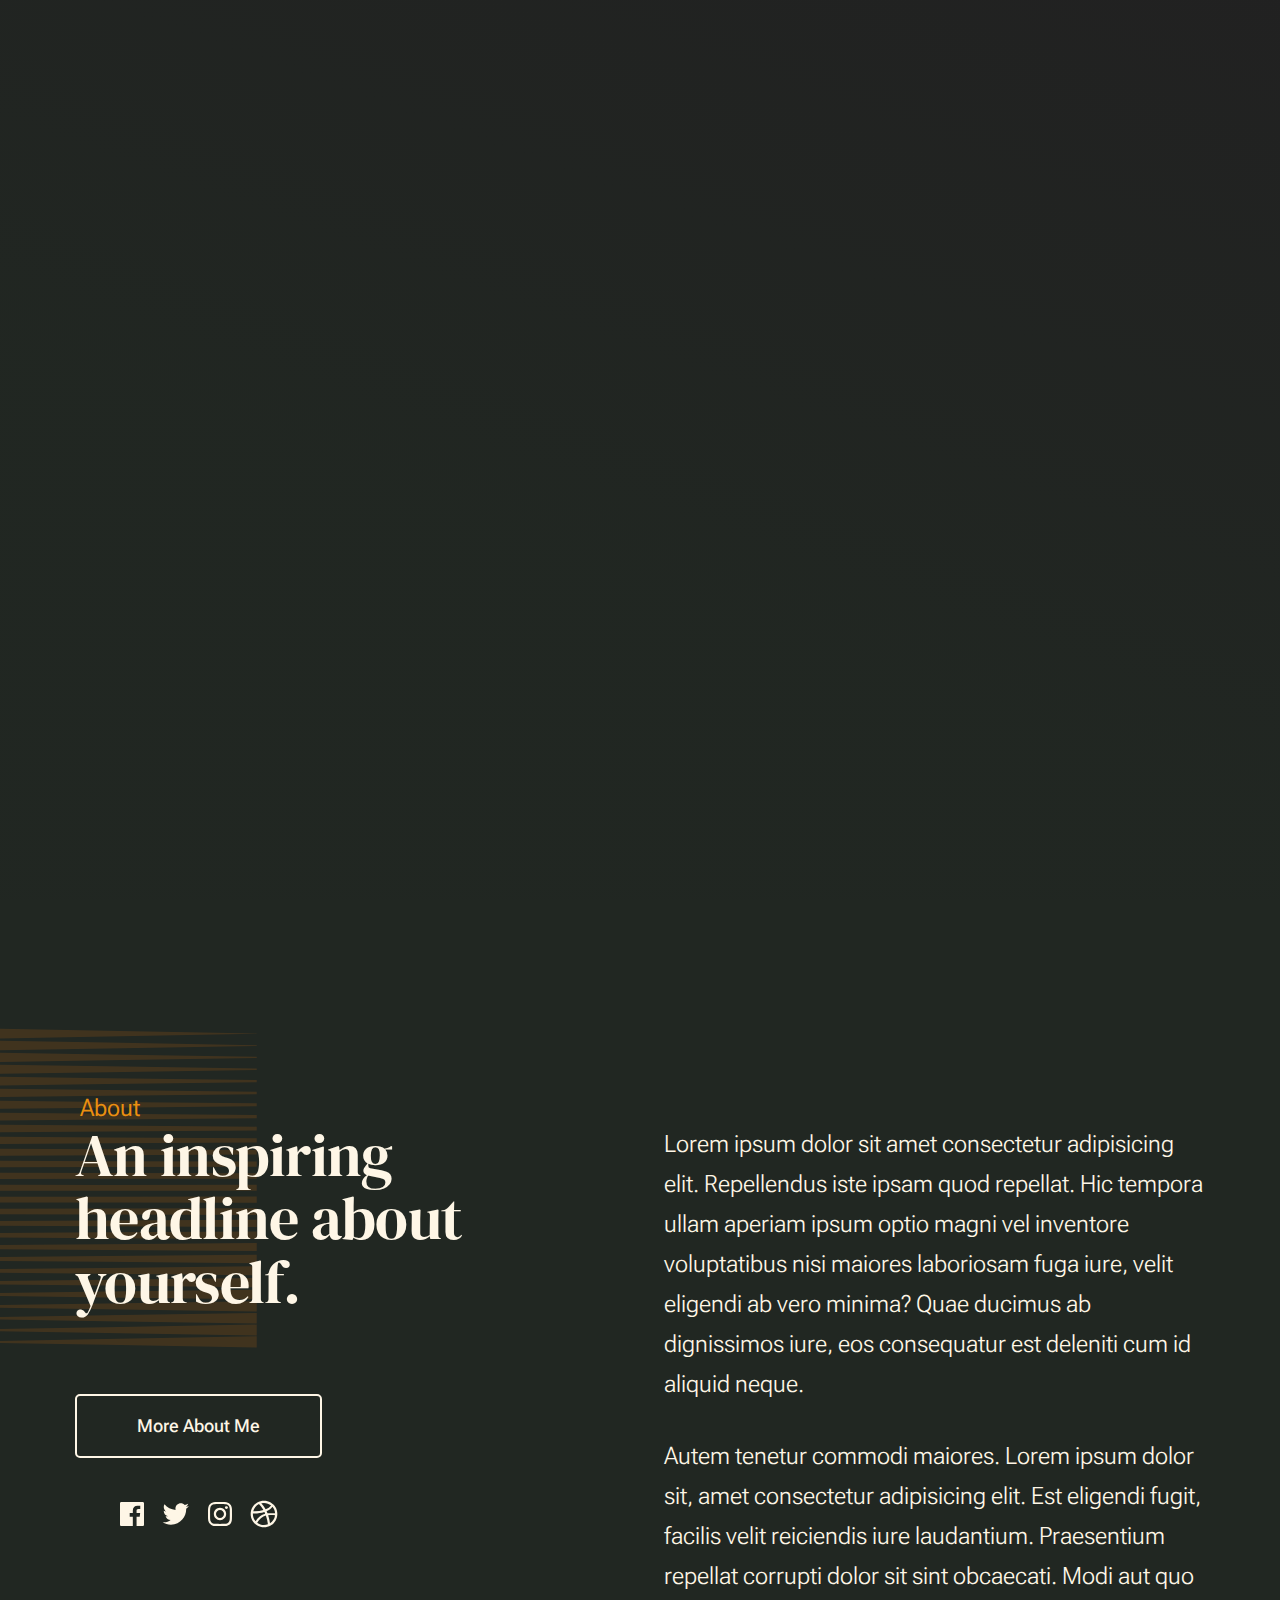
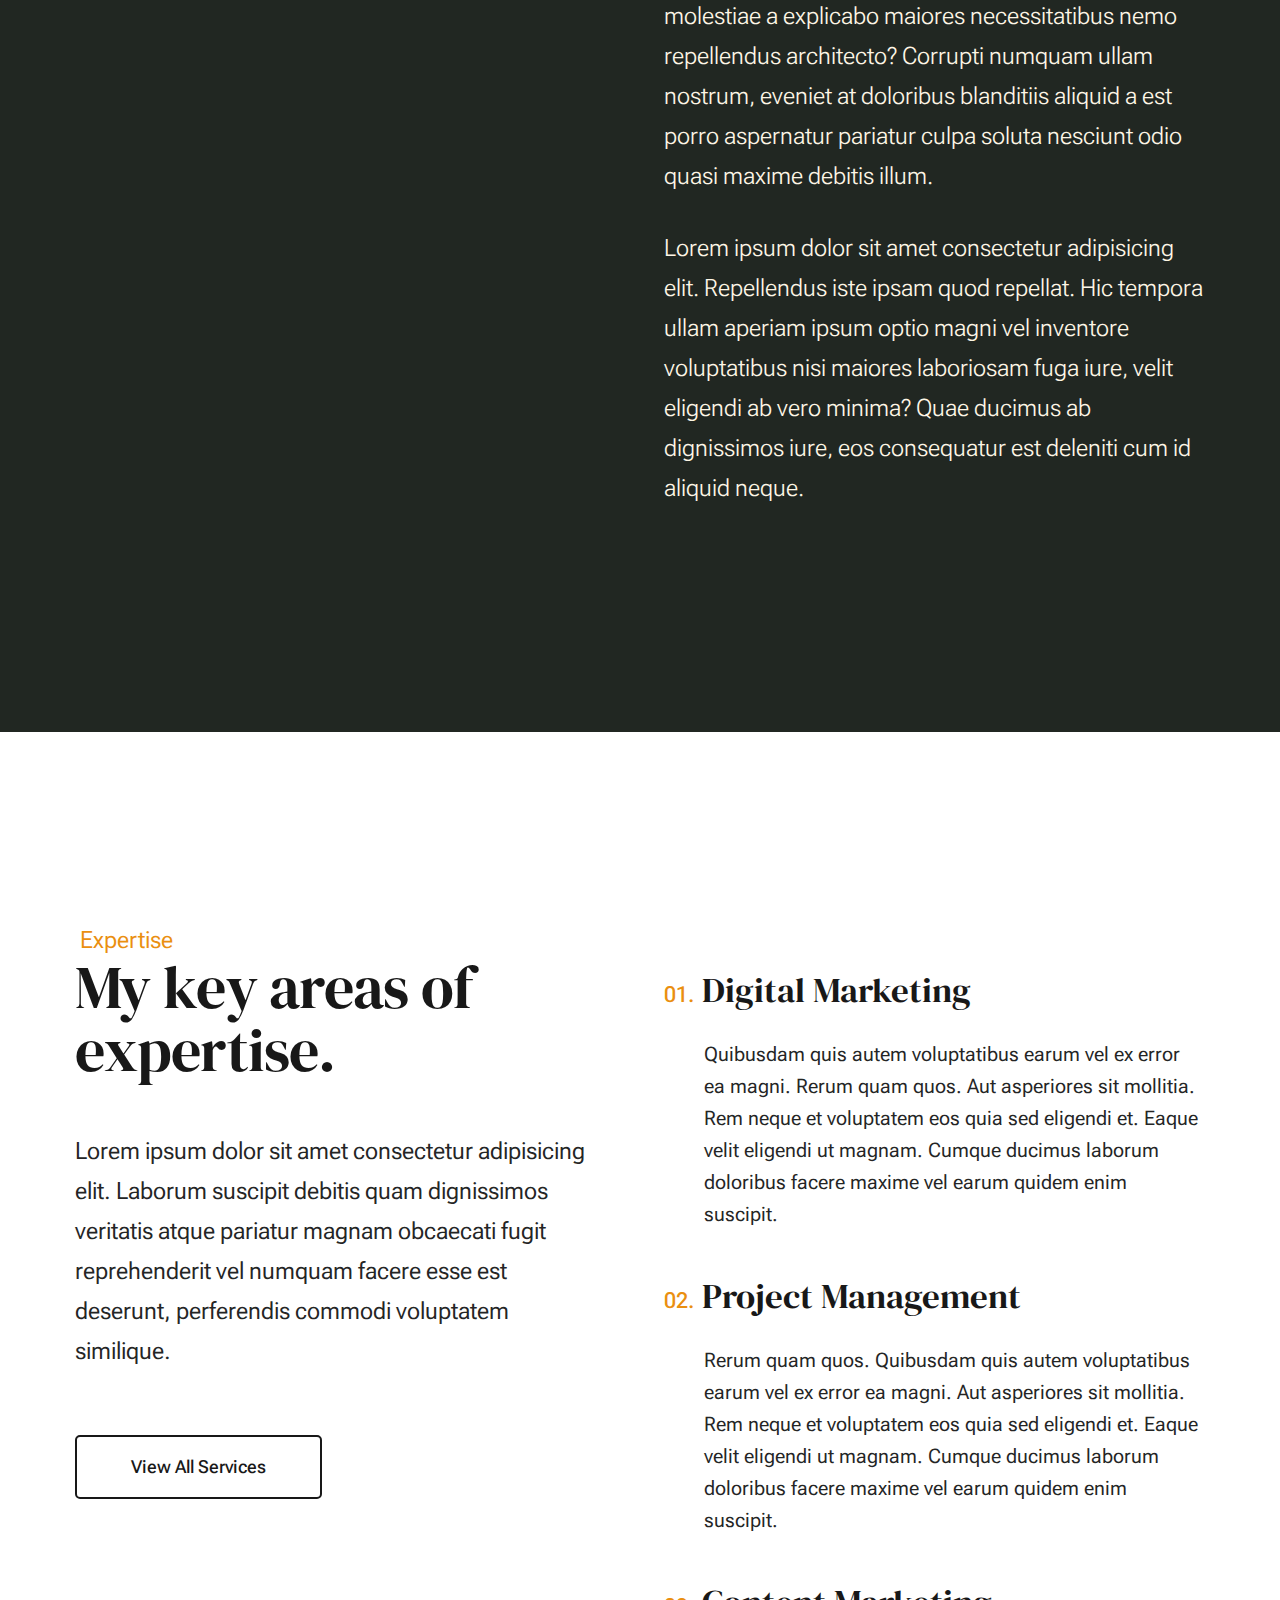
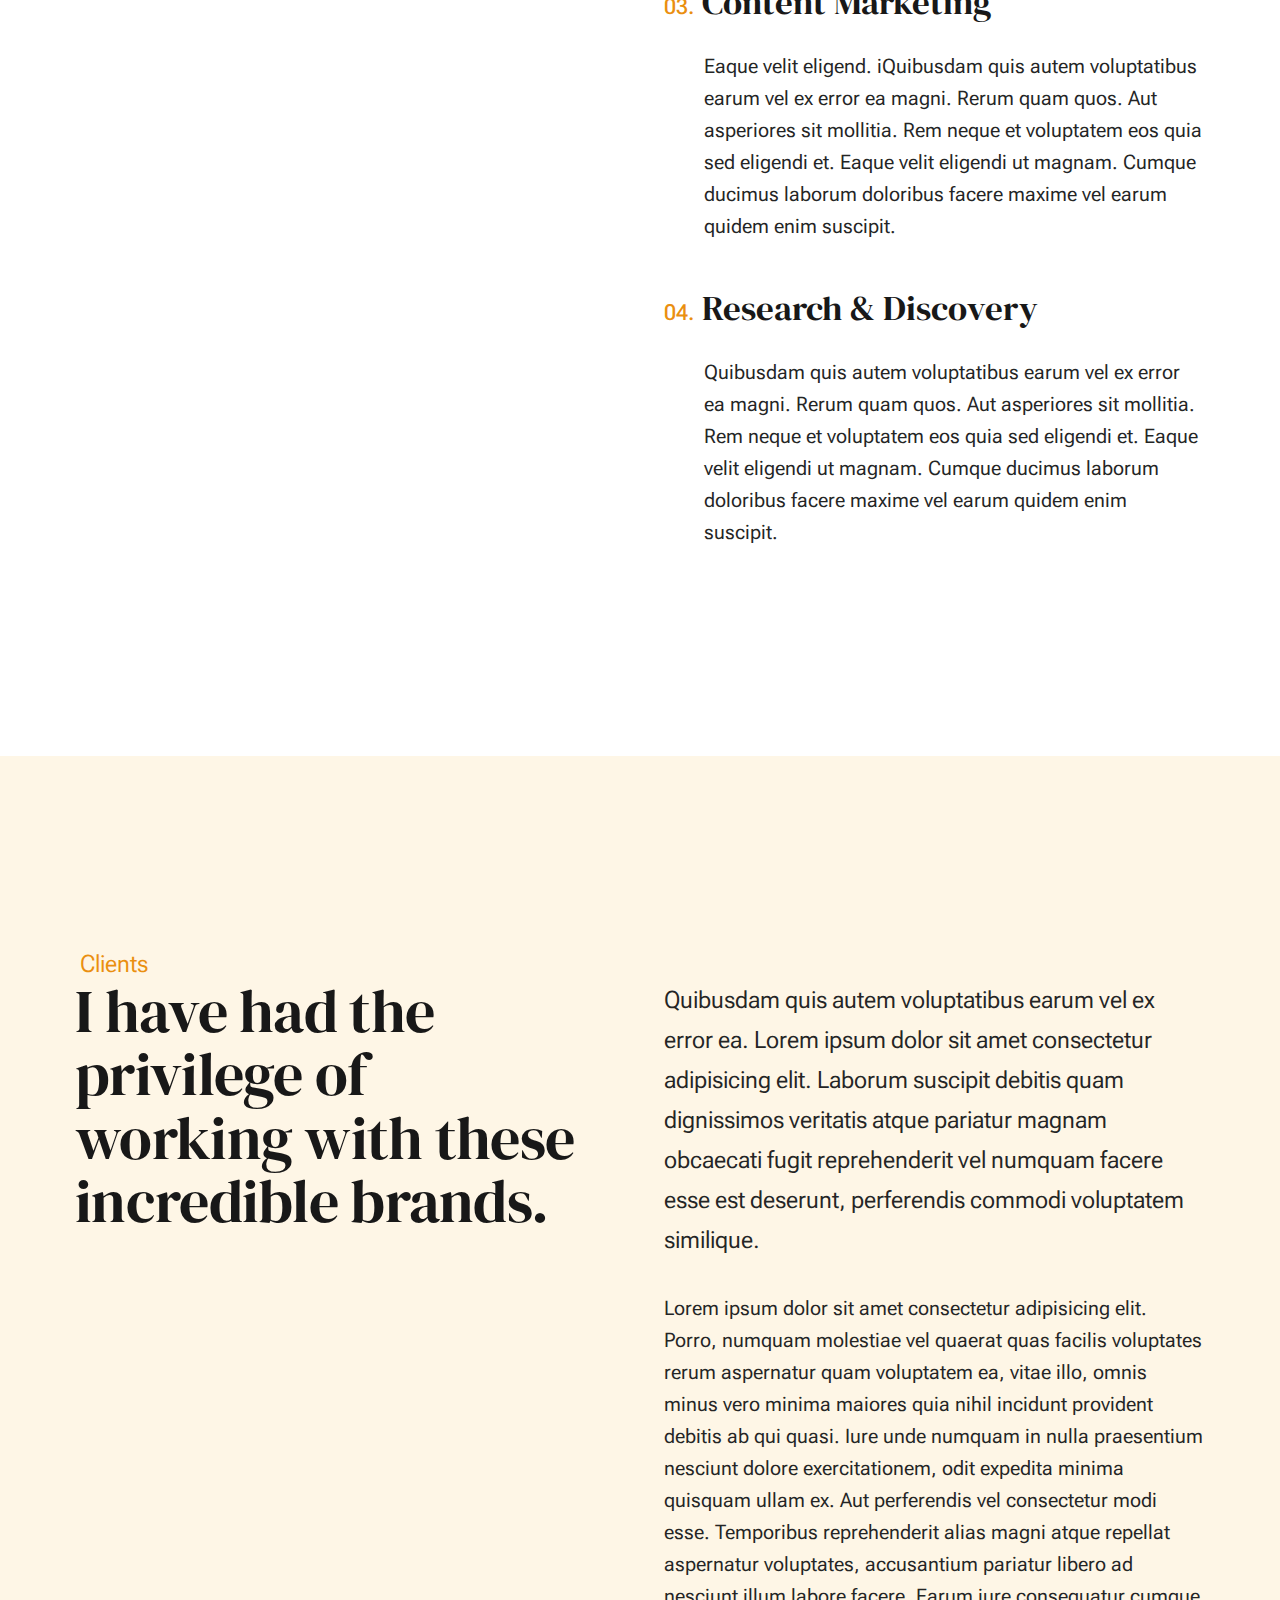
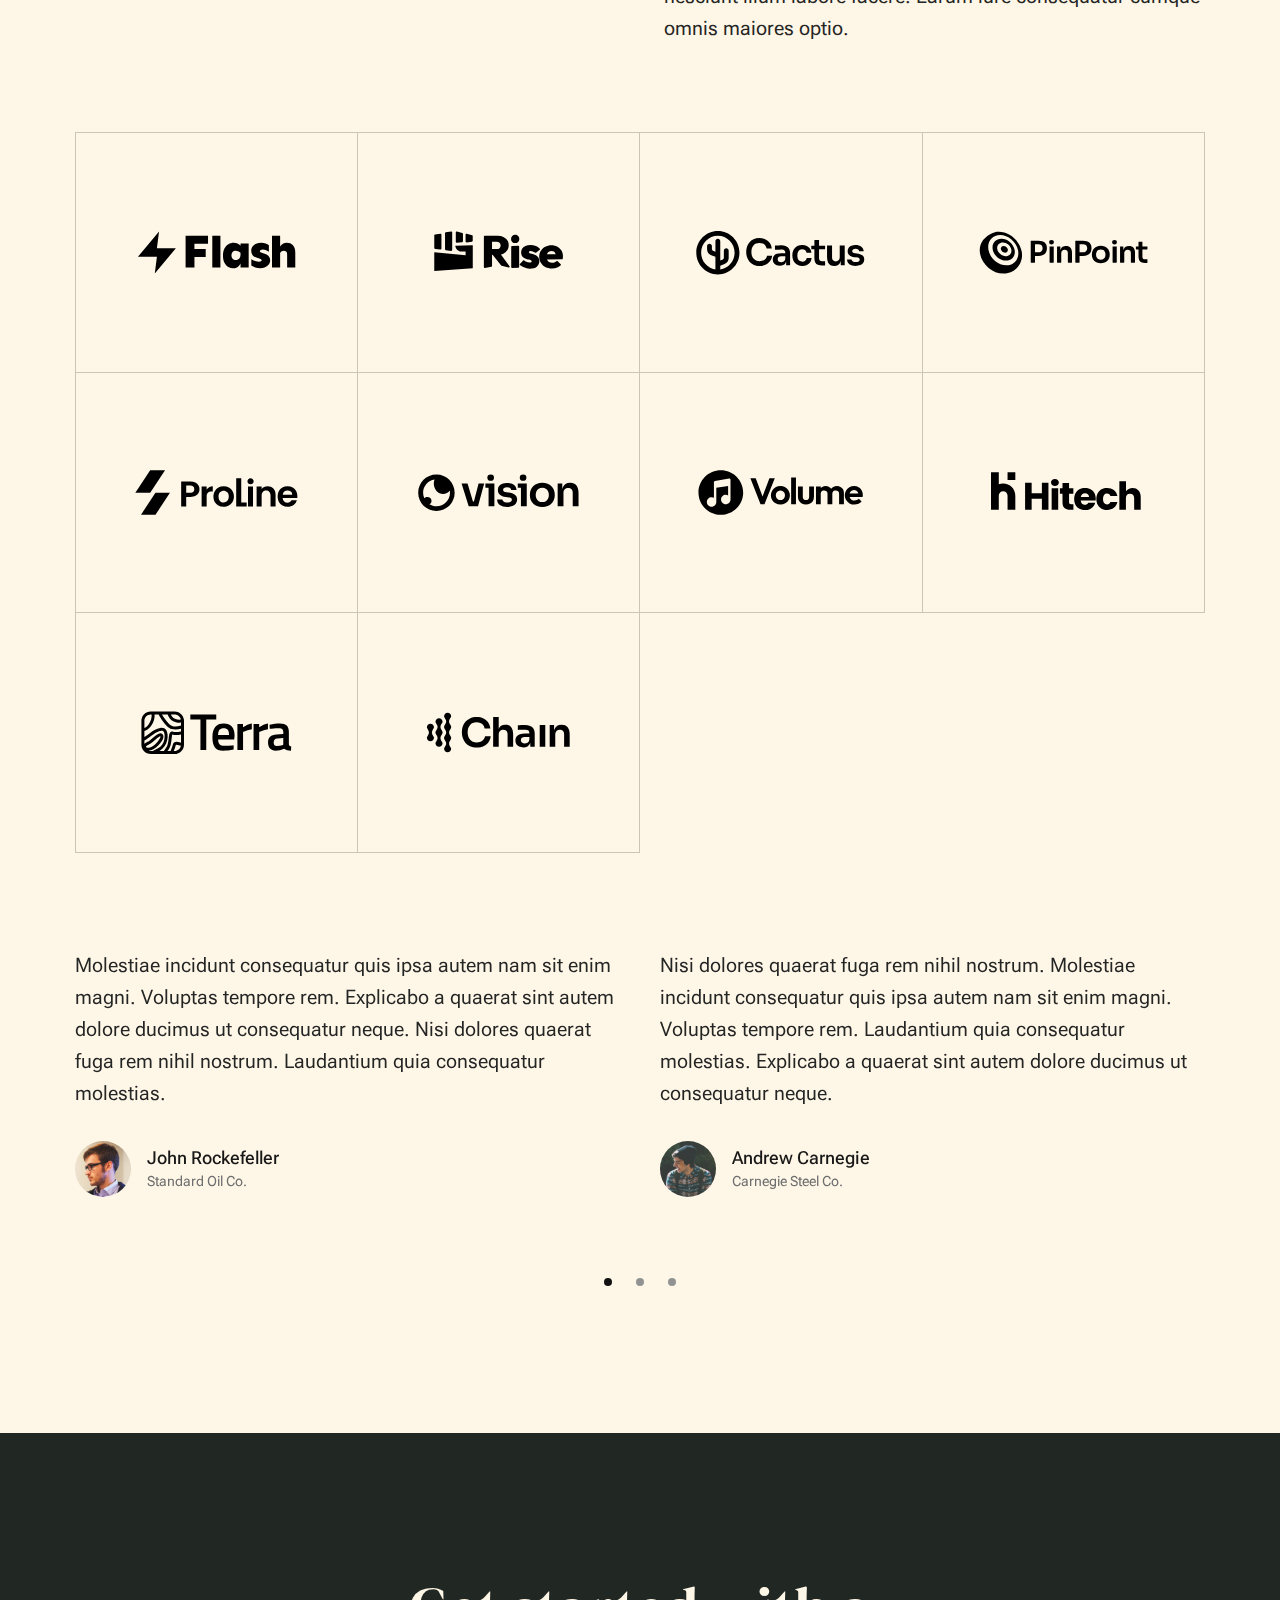
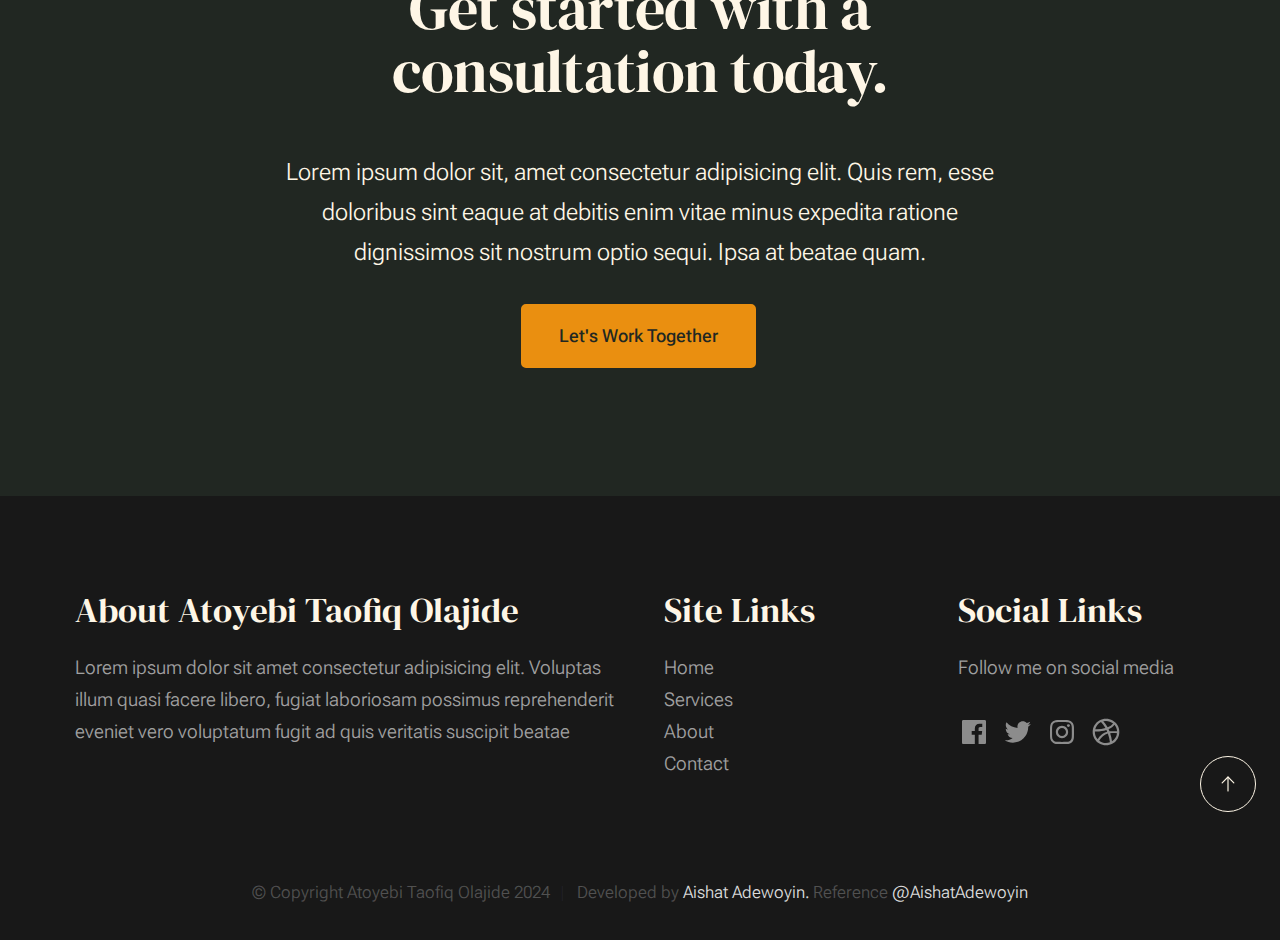
<file: index.html>
<!DOCTYPE html>
<html lang="en" class="no-js">

<head>

    <meta charset="utf-8">
    <meta name="viewport" content="width=device-width, initial-scale=1">
    <title>Atoyebi Taofiq Olajide</title>

    <script>
        document.documentElement.classList.remove('no-js');
        document.documentElement.classList.add('js');
    </script>

    <link rel="stylesheet" href="css/vendor.css">
    <link rel="stylesheet" href="css/styles.css">


    <link rel="apple-touch-icon" sizes="180x180" href="apple-touch-icon.png">
    <link rel="icon" type="image/png" sizes="32x32" href="favicon-32x32.png">
    <link rel="icon" type="image/png" sizes="16x16" href="favicon-16x16.png">
    <link rel="manifest" href="site.webmanifest">

</head>


<body id="top">

    <div id="preloader">
        <div id="loader" class="dots-fade">
            <div></div>
            <div></div>
            <div></div>
        </div>
    </div>

    <div id="page" class="s-pagewrap ss-home">

        <header class="s-header">

            <div class="row s-header__inner width-sixteen-col">

                <div class="s-header__block">
                    <div class="s-header__logo">
                        <a class="logo" href="index.html">
                            <h2 style="margin: 0; color: #fff;">ATO</h2>
                        </a>
                    </div>

                    <a class="s-header__menu-toggle" href="#0"><span>Menu</span></a>
                </div>

                <nav class="s-header__nav">

                    <ul class="s-header__menu-links">
                        <li><a href="about.html">About</a></li>
                        <li><a href="services.html">Services</a></li>
                        <!-- <li><a href="blog.html">Journal</a></li> -->
                        <li><a href="contact.html">Contact</a></li>
                    </ul>

                    <div class="s-header__contact">
                        <a href="contact.html" class="btn btn--primary s-header__contact-btn">Let's Work Together</a>
                    </div>

                </nav>
            </div>
        </header>

        <section id="content" class="s-content">
            <section id="intro" class="s-intro">

                <div class="row s-intro__content width-sixteen-col">

                    <div class="column lg-12 s-intro__content-inner grid-block">

                        <div class="s-intro__content-text">
                            <div class="s-intro__content-pretitle text-pretitle">Hello, I'm Atoyebi Taofiq Olajide</div>
                            <h1 class="s-intro__content-title">
                                I create marketing <br>
                                strategies for your <br>
                                business that get <br>
                                results.
                            </h1>
                        </div>

                        <div class="s-intro__content-media">
                            <div class="s-intro__content-media-inner">
                                <img src="images/intro-bg.jpg"
                                    srcset="images/intro-bg.jpg 1x, images/intro-bg@2x.jpg 2x" alt="">
                                <div class="lines">
                                    <span></span>
                                </div>
                            </div>
                        </div>

                        <div class="s-intro__scroll-down">
                            <a href="#about" class="smoothscroll">
                                <div class="scroll-icon">
                                    <svg xmlns="http://www.w3.org/2000/svg" viewBox="0 0 24 24" width="36" height="36"
                                        fill="none" stroke="#97b34a" stroke-width="1" stroke-linecap="round"
                                        stroke-linejoin="round">&lt;!--! Atomicons Free 1.00 by @atisalab License -
                                        https://atomicons.com/license/ (Icons: CC BY 4.0) Copyright 2021 Atomicons
                                        --&gt;<polyline points="7 13 12 18 17 13"></polyline>
                                        <line x1="12" y1="18" x2="12" y2="6"></line>
                                    </svg>
                                </div>
                                <span>Scroll for more</span>
                            </a>
                        </div>

                    </div>

                </div>

            </section>

            <section id="about" class="s-about target-section">

                <div class="row s-about__content width-sixteen-col">
                    <div class="column grid-block grid-section-split">

                        <img src="images/geometric_shape.svg" alt="" class="s-about__content-imgbg">

                        <div class="section-header grid-section-split__header">
                            <div class="text-pretitle">About</div>
                            <h2 class="text-display-title">
                                An inspiring headline about yourself.
                            </h2>
                        </div>

                        <div class="s-about__content-main grid-section-split__primary">
                            <p class="attention-getter">
                                Lorem ipsum dolor sit amet consectetur adipisicing elit.
                                Repellendus iste ipsam quod repellat. Hic tempora ullam aperiam
                                ipsum optio magni vel inventore voluptatibus nisi maiores laboriosam
                                fuga iure, velit eligendi ab vero minima? Quae ducimus ab dignissimos
                                iure, eos consequatur est deleniti cum id aliquid neque.
                            </p>

                            <p class="attention-getter">
                                Autem tenetur commodi maiores. Lorem ipsum dolor sit, amet consectetur adipisicing elit.
                                Est eligendi fugit, facilis velit reiciendis iure laudantium. Praesentium repellat
                                corrupti dolor sit sint obcaecati. Modi aut quo molestiae a explicabo maiores
                                necessitatibus
                                nemo repellendus architecto? Corrupti numquam ullam nostrum, eveniet at doloribus
                                blanditiis
                                aliquid a est porro aspernatur pariatur culpa soluta nesciunt odio quasi maxime debitis
                                illum.
                            </p>

                            <p class="attention-getter">
                                Lorem ipsum dolor sit amet consectetur adipisicing elit.
                                Repellendus iste ipsam quod repellat. Hic tempora ullam aperiam
                                ipsum optio magni vel inventore voluptatibus nisi maiores laboriosam
                                fuga iure, velit eligendi ab vero minima? Quae ducimus ab dignissimos
                                iure, eos consequatur est deleniti cum id aliquid neque.
                            </p>
                        </div>

                        <div class="s-about__content-btn grid-section-split__bottom">
                            <a href="about.html" class="btn btn--stroke u-fullwidth">More About Me</a>

                            <ul class="s-about__social social-list">
                                <li>
                                    <a href="#0">
                                        <svg xmlns="http://www.w3.org/2000/svg" width="24" height="24"
                                            viewBox="0 0 24 24" style="fill:rgba(0, 0, 0, 1);transform:-ms-filter;">
                                            <path
                                                d="M20,3H4C3.447,3,3,3.448,3,4v16c0,0.552,0.447,1,1,1h8.615v-6.96h-2.338v-2.725h2.338v-2c0-2.325,1.42-3.592,3.5-3.592 c0.699-0.002,1.399,0.034,2.095,0.107v2.42h-1.435c-1.128,0-1.348,0.538-1.348,1.325v1.735h2.697l-0.35,2.725h-2.348V21H20 c0.553,0,1-0.448,1-1V4C21,3.448,20.553,3,20,3z">
                                            </path>
                                        </svg>
                                        <span class="u-screen-reader-text">Facebook</span>
                                    </a>
                                </li>
                                <li>
                                    <a href="#0">
                                        <svg xmlns="http://www.w3.org/2000/svg" width="24" height="24"
                                            viewBox="0 0 24 24" style="fill:rgba(0, 0, 0, 1);transform:-ms-filter;">
                                            <path
                                                d="M19.633,7.997c0.013,0.175,0.013,0.349,0.013,0.523c0,5.325-4.053,11.461-11.46,11.461c-2.282,0-4.402-0.661-6.186-1.809 c0.324,0.037,0.636,0.05,0.973,0.05c1.883,0,3.616-0.636,5.001-1.721c-1.771-0.037-3.255-1.197-3.767-2.793 c0.249,0.037,0.499,0.062,0.761,0.062c0.361,0,0.724-0.05,1.061-0.137c-1.847-0.374-3.23-1.995-3.23-3.953v-0.05 c0.537,0.299,1.16,0.486,1.82,0.511C3.534,9.419,2.823,8.184,2.823,6.787c0-0.748,0.199-1.434,0.548-2.032 c1.983,2.443,4.964,4.04,8.306,4.215c-0.062-0.3-0.1-0.611-0.1-0.923c0-2.22,1.796-4.028,4.028-4.028 c1.16,0,2.207,0.486,2.943,1.272c0.91-0.175,1.782-0.512,2.556-0.973c-0.299,0.935-0.936,1.721-1.771,2.22 c0.811-0.088,1.597-0.312,2.319-0.624C21.104,6.712,20.419,7.423,19.633,7.997z">
                                            </path>
                                        </svg>
                                        <span class="u-screen-reader-text">Twitter</span>
                                    </a>
                                </li>
                                <li>
                                    <a href="#0">
                                        <svg xmlns="http://www.w3.org/2000/svg" width="24" height="24"
                                            viewBox="0 0 24 24" style="fill:rgba(0, 0, 0, 1);transform:-ms-filter;">
                                            <path
                                                d="M11.999,7.377c-2.554,0-4.623,2.07-4.623,4.623c0,2.554,2.069,4.624,4.623,4.624c2.552,0,4.623-2.07,4.623-4.624 C16.622,9.447,14.551,7.377,11.999,7.377L11.999,7.377z M11.999,15.004c-1.659,0-3.004-1.345-3.004-3.003 c0-1.659,1.345-3.003,3.004-3.003s3.002,1.344,3.002,3.003C15.001,13.659,13.658,15.004,11.999,15.004L11.999,15.004z">
                                            </path>
                                            <circle cx="16.806" cy="7.207" r="1.078"></circle>
                                            <path
                                                d="M20.533,6.111c-0.469-1.209-1.424-2.165-2.633-2.632c-0.699-0.263-1.438-0.404-2.186-0.42 c-0.963-0.042-1.268-0.054-3.71-0.054s-2.755,0-3.71,0.054C7.548,3.074,6.809,3.215,6.11,3.479C4.9,3.946,3.945,4.902,3.477,6.111 c-0.263,0.7-0.404,1.438-0.419,2.186c-0.043,0.962-0.056,1.267-0.056,3.71c0,2.442,0,2.753,0.056,3.71 c0.015,0.748,0.156,1.486,0.419,2.187c0.469,1.208,1.424,2.164,2.634,2.632c0.696,0.272,1.435,0.426,2.185,0.45 c0.963,0.042,1.268,0.055,3.71,0.055s2.755,0,3.71-0.055c0.747-0.015,1.486-0.157,2.186-0.419c1.209-0.469,2.164-1.424,2.633-2.633 c0.263-0.7,0.404-1.438,0.419-2.186c0.043-0.962,0.056-1.267,0.056-3.71s0-2.753-0.056-3.71C20.941,7.57,20.801,6.819,20.533,6.111z M19.315,15.643c-0.007,0.576-0.111,1.147-0.311,1.688c-0.305,0.787-0.926,1.409-1.712,1.711c-0.535,0.199-1.099,0.303-1.67,0.311 c-0.95,0.044-1.218,0.055-3.654,0.055c-2.438,0-2.687,0-3.655-0.055c-0.569-0.007-1.135-0.112-1.669-0.311 c-0.789-0.301-1.414-0.923-1.719-1.711c-0.196-0.534-0.302-1.099-0.311-1.669c-0.043-0.95-0.053-1.218-0.053-3.654 c0-2.437,0-2.686,0.053-3.655c0.007-0.576,0.111-1.146,0.311-1.687c0.305-0.789,0.93-1.41,1.719-1.712 c0.534-0.198,1.1-0.303,1.669-0.311c0.951-0.043,1.218-0.055,3.655-0.055c2.437,0,2.687,0,3.654,0.055 c0.571,0.007,1.135,0.112,1.67,0.311c0.786,0.303,1.407,0.925,1.712,1.712c0.196,0.534,0.302,1.099,0.311,1.669 c0.043,0.951,0.054,1.218,0.054,3.655c0,2.436,0,2.698-0.043,3.654H19.315z">
                                            </path>
                                        </svg>
                                        <span class="u-screen-reader-text">Instagram</span>
                                    </a>
                                </li>
                                <li>
                                    <a href="#0">
                                        <svg xmlns="http://www.w3.org/2000/svg" width="24" height="24"
                                            viewBox="0 0 24 24" style="fill: rgba(0, 0, 0, 1);transform: -ms-filter;">
                                            <path
                                                d="M20.66 6.98a9.932 9.932 0 0 0-3.641-3.64C15.486 2.447 13.813 2 12 2s-3.486.447-5.02 1.34c-1.533.893-2.747 2.107-3.64 3.64S2 10.187 2 12s.446 3.487 1.34 5.02a9.924 9.924 0 0 0 3.641 3.64C8.514 21.553 10.187 22 12 22s3.486-.447 5.02-1.34a9.932 9.932 0 0 0 3.641-3.64C21.554 15.487 22 13.813 22 12s-.446-3.487-1.34-5.02zM12 3.66c2 0 3.772.64 5.32 1.919-.92 1.174-2.286 2.14-4.1 2.9-1.002-1.813-2.088-3.327-3.261-4.54A7.715 7.715 0 0 1 12 3.66zM5.51 6.8a8.116 8.116 0 0 1 2.711-2.22c1.212 1.201 2.325 2.7 3.34 4.5-2 .6-4.114.9-6.341.9-.573 0-1.006-.013-1.3-.04A8.549 8.549 0 0 1 5.51 6.8zM3.66 12c0-.054.003-.12.01-.2.007-.08.01-.146.01-.2.254.014.641.02 1.161.02 2.666 0 5.146-.367 7.439-1.1.187.373.381.793.58 1.26-1.32.293-2.674 1.006-4.061 2.14S6.4 16.247 5.76 17.5c-1.4-1.587-2.1-3.42-2.1-5.5zM12 20.34c-1.894 0-3.594-.587-5.101-1.759.601-1.187 1.524-2.322 2.771-3.401 1.246-1.08 2.483-1.753 3.71-2.02a29.441 29.441 0 0 1 1.56 6.62 8.166 8.166 0 0 1-2.94.56zm7.08-3.96a8.351 8.351 0 0 1-2.58 2.621c-.24-2.08-.7-4.107-1.379-6.081.932-.066 1.765-.1 2.5-.1.799 0 1.686.034 2.659.1a8.098 8.098 0 0 1-1.2 3.46zm-1.24-5c-1.16 0-2.233.047-3.22.14a27.053 27.053 0 0 0-.68-1.62c2.066-.906 3.532-2.006 4.399-3.3 1.2 1.414 1.854 3.027 1.96 4.84-.812-.04-1.632-.06-2.459-.06z">
                                            </path>
                                        </svg>
                                        <span class="u-screen-reader-text">Dribbble</span>
                                    </a>
                                </li>
                            </ul>
                        </div>

                    </div>
                </div>

            </section>

            <section id="expertise" class="s-expertise">

                <div class="row s-expertise__content width-sixteen-col">
                    <div class="column xl-12 grid-block grid-section-split">

                        <div class="section-header grid-section-split__header">
                            <div class="text-pretitle">Expertise</div>
                            <h2 class="text-display-title">
                                My key areas of expertise.
                            </h2>

                            <p class="lead">
                                Lorem ipsum dolor sit amet consectetur adipisicing elit. Laborum suscipit debitis quam
                                dignissimos veritatis atque pariatur magnam obcaecati fugit reprehenderit vel numquam
                                facere esse est deserunt, perferendis commodi voluptatem similique.
                            </p>
                        </div>

                        <div class="s-expertise__content-main grid-section-split__primary">

                            <div class="grid-list-items list-items show-ctr">
                                <div class="grid-list-items__item list-items__item">
                                    <div class="grid-list-items__title list-items__item-header">
                                        <h3 class="list-items__item-title">Digital Marketing</h3>
                                    </div>
                                    <div class="grid-list-items__text list-items__item-text">
                                        <p>
                                            Quibusdam quis autem voluptatibus earum vel ex error ea magni. Rerum quam
                                            quos. Aut asperiores
                                            sit mollitia. Rem neque et voluptatem eos quia sed eligendi et. Eaque velit
                                            eligendi ut
                                            magnam. Cumque ducimus laborum doloribus facere maxime vel earum quidem enim
                                            suscipit.
                                        </p>
                                    </div>
                                </div>
                                <div class="grid-list-items__item list-items__item">
                                    <div class="grid-list-items__title list-items__item-header">
                                        <h3 class="list-items__item-title">Project Management</h3>
                                    </div>
                                    <div class="grid-list-items__text list-items__item-text">
                                        <p>
                                            Rerum quam quos. Quibusdam quis autem voluptatibus earum vel ex error ea
                                            magni. Aut asperiores
                                            sit mollitia. Rem neque et voluptatem eos quia sed eligendi et. Eaque velit
                                            eligendi ut
                                            magnam. Cumque ducimus laborum doloribus facere maxime vel earum quidem enim
                                            suscipit.
                                        </p>
                                    </div>
                                </div>
                                <div class="grid-list-items__item list-items__item">
                                    <div class="grid-list-items__title list-items__item-header">
                                        <h3 class="list-items__item-title">Content Marketing</h3>
                                    </div>
                                    <div class="grid-list-items__text list-items__item-text">
                                        <p>
                                            Eaque velit eligend. iQuibusdam quis autem voluptatibus earum vel ex error
                                            ea magni.
                                            Rerum quam quos. Aut asperiores sit mollitia. Rem neque et voluptatem eos
                                            quia sed eligendi et.
                                            Eaque velit eligendi ut magnam. Cumque ducimus laborum doloribus facere
                                            maxime vel earum quidem enim suscipit.
                                        </p>
                                    </div>
                                </div>
                                <div class="grid-list-items__item list-items__item">
                                    <div class="grid-list-items__title list-items__item-header">
                                        <h3 class="list-items__item-title">Research & Discovery</h3>
                                    </div>
                                    <div class="grid-list-items__text list-items__item-text">
                                        <p>
                                            Quibusdam quis autem voluptatibus earum vel ex error ea magni. Rerum quam
                                            quos. Aut asperiores
                                            sit mollitia. Rem neque et voluptatem eos quia sed eligendi et. Eaque velit
                                            eligendi ut
                                            magnam. Cumque ducimus laborum doloribus facere maxime vel earum quidem enim
                                            suscipit.
                                        </p>
                                    </div>
                                </div>
                            </div>
                        </div>

                        <div class="s-expertise__content-btn grid-section-split__bottom">
                            <a href="services.html" class="btn btn--stroke u-fullwidth">View All Services</a>
                        </div>

                    </div>
                </div>

            </section>

            <section id="clients" class="s-clients">

                <div class="row s-clients__content-block width-sixteen-col">
                    <div class="column xl-12 grid-block grid-section-split">

                        <div class="section-header grid-section-split__header">
                            <div class="text-pretitle">Clients</div>
                            <h2 class="text-display-title">
                                I have had the privilege of working with these incredible brands.
                            </h2>
                        </div>

                        <div class="grid-section-split__primary">
                            <p class="lead">
                                Quibusdam quis autem voluptatibus earum vel ex error ea. Lorem ipsum dolor sit amet
                                consectetur
                                adipisicing elit. Laborum suscipit debitis quam dignissimos veritatis atque pariatur
                                magnam
                                obcaecati fugit reprehenderit vel numquam facere esse est deserunt, perferendis commodi
                                voluptatem similique.
                            </p>

                            <p>
                                Lorem ipsum dolor sit amet consectetur adipisicing elit. Porro, numquam molestiae vel
                                quaerat quas
                                facilis voluptates rerum aspernatur quam voluptatem ea, vitae illo, omnis minus vero
                                minima maiores
                                quia nihil incidunt provident debitis ab qui quasi. Iure unde numquam in nulla
                                praesentium nesciunt
                                dolore exercitationem, odit expedita minima quisquam ullam ex. Aut perferendis vel
                                consectetur modi esse.
                                Temporibus reprehenderit alias magni atque repellat aspernatur voluptates, accusantium
                                pariatur libero ad
                                nesciunt illum labore facere. Earum iure consequatur cumque omnis maiores optio.
                            </p>
                        </div>
                    </div>
                </div>

                <div class="row s-clients__content-block width-sixteen-col">
                    <div class="column xl-12">

                        <div class="clients-list">
                            <div class="clients-list__item">
                                <a href="#0">
                                    <img src="images/clients/flash.svg" alt="">
                                </a>
                            </div>
                            <div class="clients-list__item">
                                <a href="#0">
                                    <img src="images/clients/rise.svg" alt="">
                                </a>
                            </div>
                            <div class="clients-list__item">
                                <a href="#0">
                                    <img src="images/clients/cactus.svg" alt="">
                                </a>
                            </div>
                            <div class="clients-list__item">
                                <a href="#0">
                                    <img src="images/clients/pinpoint.svg" alt="">
                                </a>
                            </div>
                            <div class="clients-list__item">
                                <a href="#0">
                                    <img src="images/clients/proline.svg" alt="">
                                </a>
                            </div>
                            <div class="clients-list__item">
                                <a href="#0">
                                    <img src="images/clients/vision.svg" alt="">
                                </a>
                            </div>
                            <div class="column clients-list__item">
                                <a href="#0">
                                    <img src="images/clients/volume.svg" alt="">
                                </a>
                            </div>
                            <div class="column clients-list__item">
                                <a href="#0">
                                    <img src="images/clients/hitech.svg" alt="">
                                </a>
                            </div>
                            <div class="clients-list__item">
                                <a href="#0">
                                    <img src="images/clients/terra.svg" alt="">
                                </a>
                            </div>
                            <div class="clients-list__item">
                                <a href="#0">
                                    <img src="images/clients/chain.svg" alt="">
                                </a>
                            </div>
                        </div>
                    </div>
                </div>

                <div class="row s-clients__content-block width-sixteen-col">
                    <div class="column xl-12 testimonials">

                        <div class="swiper-container testimonials__slider home-slider">

                            <div class="swiper-wrapper">
                                <div class="testimonials__slide swiper-slide">
                                    <p>
                                        Molestiae incidunt consequatur quis ipsa autem nam sit enim magni. Voluptas
                                        tempore rem.
                                        Explicabo a quaerat sint autem dolore ducimus ut consequatur neque. Nisi dolores
                                        quaerat fuga rem nihil nostrum.
                                        Laudantium quia consequatur molestias.
                                    </p>
                                    <div class="testimonials__author">
                                        <img src="images/avatars/user-01.jpg" alt="Author image"
                                            class="testimonials__avatar">
                                        <cite class="testimonials__cite">
                                            <strong>John Rockefeller</strong>
                                            <span>Standard Oil Co.</span>
                                        </cite>
                                    </div>
                                </div>
                                <div class="testimonials__slide swiper-slide">
                                    <p>
                                        Nisi dolores quaerat fuga rem nihil nostrum. Molestiae incidunt consequatur quis
                                        ipsa autem nam sit enim magni.
                                        Voluptas tempore rem. Laudantium quia consequatur molestias.
                                        Explicabo a quaerat sint autem dolore ducimus ut consequatur neque.
                                    </p>
                                    <div class="testimonials__author">
                                        <img src="images/avatars/user-04.jpg" alt="Author image"
                                            class="testimonials__avatar">
                                        <cite class="testimonials__cite">
                                            <strong>Andrew Carnegie</strong>
                                            <span>Carnegie Steel Co.</span>
                                        </cite>
                                    </div>
                                </div>
                                <div class="testimonials__slide swiper-slide">
                                    <p>
                                        Voluptas tempore rem. Molestiae incidunt consequatur quis ipsa autem nam sit
                                        enim magni.
                                        Explicabo a quaerat sint autem dolore ducimus ut consequatur neque.
                                        Nisi dolores quaerat fuga rem nihil nostrum. Laudantium quia consequatur
                                        molestias.
                                    </p>
                                    <div class="testimonials__author">
                                        <img src="images/avatars/user-06.jpg" alt="Author image"
                                            class="testimonials__avatar">
                                        <cite class="testimonials__cite">
                                            <strong>Henry Ford</strong>
                                            <span>Ford Motor Co.</span>
                                        </cite>
                                    </div>
                                </div>
                                <div class="testimonials__slide swiper-slide">
                                    <p>
                                        Molestiae incidunt consequatur quis ipsa autem nam sit enim magni. Voluptas
                                        tempore rem.
                                        Explicabo a quaerat sint autem dolore ducimus ut consequatur neque. Nisi dolores
                                        quaerat fuga rem nihil nostrum.
                                        Laudantium quia consequatur molestias.
                                    </p>
                                    <div class="testimonials__author">
                                        <img src="images/avatars/user-02.jpg" alt="Author image"
                                            class="testimonials__avatar">
                                        <cite class="testimonials__cite">
                                            <strong>John Morgan</strong>
                                            <span>JP Morgan & Co.</span>
                                        </cite>
                                    </div>
                                </div>
                            </div>

                            <div class="swiper-pagination"></div>
                        </div>
                    </div>
                </div>


            </section>

        </section>

        <section id="cta" class="s-cta">

            <div class="row row-x-center text-center">
                <div class="column xl-8 lg-12">

                    <div class="s-cta__content">
                        <h2 class="text-display-title">
                            Get started with a consultation today.
                        </h2>
                        <p class="lead">
                            Lorem ipsum dolor sit, amet consectetur adipisicing elit. Quis rem, esse doloribus sint
                            eaque at debitis enim vitae minus expedita ratione dignissimos sit nostrum optio sequi. Ipsa
                            at beatae quam.
                        </p>
                        <a href="contact.html" class="btn btn--primary">Let's Work Together</a>
                    </div>

                </div>
            </div>

        </section>

        <!-- <section id="journal" class="s-journal">

            <div class="row s-journal__content width-sixteen-col">
                <div class="column xl-12 grid-block">

                    <div class="grid-full section-header text-center">
                        <div class="text-pretitle">Recent Articles</div>                           
                        <h2 class="text-display-title">
                        Latest articles from my blog.
                        </h2>  
                    </div>
                    <div class="grid-full s-journal__content-main grid-list-items">

                        <div class="grid-list-items__item blog-card">
                            <div class="blog-card__header">
                                <div class="blog-card__cat-links">
                                    <a href="https://www.dreamhost.com/r.cgi?287326">Sponsored</a>
                                </div>
                                <h3 class="blog-card__title"><a href="https://www.dreamhost.com/r.cgi?287326">Need Web Hosting for Your Websites?</a></h3>
                            </div>
                            <div class="blog-card__text">
                                <p>
                                Need hosting for your website? We would highly recommend <a href="https://www.dreamhost.com/r.cgi?287326">DreamHost</a>.
                                Enjoy 100% in-house support, guaranteed performance and uptime, 1-click installs, and a super-intuitive control 
                                panel to make managing your websites and projects easy. <a href="https://www.dreamhost.com/r.cgi?287326">Sign up</a> now to get started.
                                </p>
                            </div>
                        </div>
                        <div class="grid-list-items__item blog-card">
                            <div class="blog-card__header">
                                <div class="blog-card__cat-links">
                                    <a href="blog.html">Productivity</a>
                                </div>
                                <h3 class="blog-card__title"><a href="single.html">5 Marketing Productivity Apps for Your Team</a></h3>
                            </div>
                            <div class="blog-card__text">
                                <p>
                                Rerum quam quos. Quibusdam quis autem voluptatibus earum vel ex error ea magni. Aut asperiores 
                                sit mollitia. Rem neque et voluptatem eos quia sed eligendi et. Eaque velit eligendi ut 
                                magnam. Cumque ducimus laborum doloribus facere maxime vel earum quidem enim suscipit.
                                </p>
                            </div>
                        </div>
                        <div class="grid-list-items__item blog-card">
                            <div class="blog-card__header">
                                <div class="blog-card__cat-links">
                                    <a href="blog.html">SEO</a>
                                </div>
                                <h3 class="blog-card__title"><a href="single.html">7 SEO Factors to Consider for Better Website Ranking</a></h3>
                            </div>
                            <div class="blog-card__text">
                                <p>
                                Quibusdam quis autem voluptatibus earum vel ex error ea magni. Rerum quam quos. Aut asperiores 
                                sit mollitia. Rem neque et voluptatem eos quia sed eligendi et. Eaque velit eligendi ut 
                                magnam. Cumque ducimus laborum doloribus facere maxime vel earum quidem enim suscipit.
                                </p>
                            </div>
                        </div>
                        <div class="grid-list-items__item blog-card">
                            <div class="blog-card__header">
                                <div class="blog-card__cat-links">
                                    <a href="blog.html">Productivity</a>
                                </div>
                                <h3 class="blog-card__title"><a href="single.html">5 Effective Web Design Principles</a></h3>
                            </div>
                            <div class="blog-card__text">
                                <p>
                                Lorem ipsum dolor sit amet consectetur, adipisicing elit. Rerum ullam et laborum aperiam. 
                                Dignissimos quae voluptatibus ullam esse sapiente fugiat, rerum labore cupiditate obcaecati 
                                dolore necessitatibus id magni rem officia dolor nam sit laudantium. Quo eaque eveniet quibusdam unde. 
                                </p>
                            </div>
                        </div>
                    </div>
                </div>
            </div>
        </section> -->

        <footer class="s-footer">
            <div class="row s-footer__content">
                <div class="column xl-6 lg-6 md-12 s-footer__block s-footer__about">
                    <h3>About Atoyebi Taofiq Olajide</h3>
                    <p>
                        Lorem ipsum dolor sit amet consectetur adipisicing elit. Voluptas illum quasi facere libero,
                        fugiat laboriosam possimus reprehenderit eveniet vero voluptatum fugit ad quis veritatis
                        suscipit beatae
                    </p>
                </div>
                <div class="column xl-3 lg-3 md-12 s-footer__block s-footer__site-links">
                    <h3>Site Links</h3>
                    <ul class="link-list">
                        <li><a href="index.html">Home</a></li>
                        <li><a href="services.html">Services</a></li>
                        <!-- <li><a href="blog.html">Journal</a></li> -->
                        <li><a href="about.html">About</a></li>
                        <li><a href="contact.html">Contact</a></li>
                    </ul>
                </div>
                <div class="column xl-3 lg-3 md-12 tab-12 s-footer__block s-footer__newsletter">
                    <h3>Social Links</h3>

                    <p>
                        Follow me on social media
                    </p>
                    <ul class="s-footer__social social-list">
                        <li>
                            <a href="#0" target="_blank">
                                <svg xmlns="http://www.w3.org/2000/svg" width="24" height="24" viewBox="0 0 24 24"
                                    style="fill:rgba(0, 0, 0, 1);transform:-ms-filter;">
                                    <path
                                        d="M20,3H4C3.447,3,3,3.448,3,4v16c0,0.552,0.447,1,1,1h8.615v-6.96h-2.338v-2.725h2.338v-2c0-2.325,1.42-3.592,3.5-3.592 c0.699-0.002,1.399,0.034,2.095,0.107v2.42h-1.435c-1.128,0-1.348,0.538-1.348,1.325v1.735h2.697l-0.35,2.725h-2.348V21H20 c0.553,0,1-0.448,1-1V4C21,3.448,20.553,3,20,3z">
                                    </path>
                                </svg>
                                <span class="u-screen-reader-text">Facebook</span>
                            </a>
                        </li>
                        <li>
                            <a href="#0" target="_blank">
                                <svg xmlns="http://www.w3.org/2000/svg" width="24" height="24" viewBox="0 0 24 24"
                                    style="fill:rgba(0, 0, 0, 1);transform:-ms-filter;">
                                    <path
                                        d="M19.633,7.997c0.013,0.175,0.013,0.349,0.013,0.523c0,5.325-4.053,11.461-11.46,11.461c-2.282,0-4.402-0.661-6.186-1.809 c0.324,0.037,0.636,0.05,0.973,0.05c1.883,0,3.616-0.636,5.001-1.721c-1.771-0.037-3.255-1.197-3.767-2.793 c0.249,0.037,0.499,0.062,0.761,0.062c0.361,0,0.724-0.05,1.061-0.137c-1.847-0.374-3.23-1.995-3.23-3.953v-0.05 c0.537,0.299,1.16,0.486,1.82,0.511C3.534,9.419,2.823,8.184,2.823,6.787c0-0.748,0.199-1.434,0.548-2.032 c1.983,2.443,4.964,4.04,8.306,4.215c-0.062-0.3-0.1-0.611-0.1-0.923c0-2.22,1.796-4.028,4.028-4.028 c1.16,0,2.207,0.486,2.943,1.272c0.91-0.175,1.782-0.512,2.556-0.973c-0.299,0.935-0.936,1.721-1.771,2.22 c0.811-0.088,1.597-0.312,2.319-0.624C21.104,6.712,20.419,7.423,19.633,7.997z">
                                    </path>
                                </svg>
                                <span class="u-screen-reader-text">Twitter</span>
                            </a>
                        </li>
                        <li>
                            <a href="#0" target="_blank">
                                <svg xmlns="http://www.w3.org/2000/svg" width="24" height="24" viewBox="0 0 24 24"
                                    style="fill:rgba(0, 0, 0, 1);transform:-ms-filter;">
                                    <path
                                        d="M11.999,7.377c-2.554,0-4.623,2.07-4.623,4.623c0,2.554,2.069,4.624,4.623,4.624c2.552,0,4.623-2.07,4.623-4.624 C16.622,9.447,14.551,7.377,11.999,7.377L11.999,7.377z M11.999,15.004c-1.659,0-3.004-1.345-3.004-3.003 c0-1.659,1.345-3.003,3.004-3.003s3.002,1.344,3.002,3.003C15.001,13.659,13.658,15.004,11.999,15.004L11.999,15.004z">
                                    </path>
                                    <circle cx="16.806" cy="7.207" r="1.078"></circle>
                                    <path
                                        d="M20.533,6.111c-0.469-1.209-1.424-2.165-2.633-2.632c-0.699-0.263-1.438-0.404-2.186-0.42 c-0.963-0.042-1.268-0.054-3.71-0.054s-2.755,0-3.71,0.054C7.548,3.074,6.809,3.215,6.11,3.479C4.9,3.946,3.945,4.902,3.477,6.111 c-0.263,0.7-0.404,1.438-0.419,2.186c-0.043,0.962-0.056,1.267-0.056,3.71c0,2.442,0,2.753,0.056,3.71 c0.015,0.748,0.156,1.486,0.419,2.187c0.469,1.208,1.424,2.164,2.634,2.632c0.696,0.272,1.435,0.426,2.185,0.45 c0.963,0.042,1.268,0.055,3.71,0.055s2.755,0,3.71-0.055c0.747-0.015,1.486-0.157,2.186-0.419c1.209-0.469,2.164-1.424,2.633-2.633 c0.263-0.7,0.404-1.438,0.419-2.186c0.043-0.962,0.056-1.267,0.056-3.71s0-2.753-0.056-3.71C20.941,7.57,20.801,6.819,20.533,6.111z M19.315,15.643c-0.007,0.576-0.111,1.147-0.311,1.688c-0.305,0.787-0.926,1.409-1.712,1.711c-0.535,0.199-1.099,0.303-1.67,0.311 c-0.95,0.044-1.218,0.055-3.654,0.055c-2.438,0-2.687,0-3.655-0.055c-0.569-0.007-1.135-0.112-1.669-0.311 c-0.789-0.301-1.414-0.923-1.719-1.711c-0.196-0.534-0.302-1.099-0.311-1.669c-0.043-0.95-0.053-1.218-0.053-3.654 c0-2.437,0-2.686,0.053-3.655c0.007-0.576,0.111-1.146,0.311-1.687c0.305-0.789,0.93-1.41,1.719-1.712 c0.534-0.198,1.1-0.303,1.669-0.311c0.951-0.043,1.218-0.055,3.655-0.055c2.437,0,2.687,0,3.654,0.055 c0.571,0.007,1.135,0.112,1.67,0.311c0.786,0.303,1.407,0.925,1.712,1.712c0.196,0.534,0.302,1.099,0.311,1.669 c0.043,0.951,0.054,1.218,0.054,3.655c0,2.436,0,2.698-0.043,3.654H19.315z">
                                    </path>
                                </svg>
                                <span class="u-screen-reader-text">Instagram</span>
                            </a>
                        </li>
                        <li>
                            <a href="#0" target="_blank">
                                <svg xmlns="http://www.w3.org/2000/svg" width="24" height="24" viewBox="0 0 24 24"
                                    style="fill: rgba(0, 0, 0, 1);transform:-ms-filter;">
                                    <path
                                        d="M20.66 6.98a9.932 9.932 0 0 0-3.641-3.64C15.486 2.447 13.813 2 12 2s-3.486.447-5.02 1.34c-1.533.893-2.747 2.107-3.64 3.64S2 10.187 2 12s.446 3.487 1.34 5.02a9.924 9.924 0 0 0 3.641 3.64C8.514 21.553 10.187 22 12 22s3.486-.447 5.02-1.34a9.932 9.932 0 0 0 3.641-3.64C21.554 15.487 22 13.813 22 12s-.446-3.487-1.34-5.02zM12 3.66c2 0 3.772.64 5.32 1.919-.92 1.174-2.286 2.14-4.1 2.9-1.002-1.813-2.088-3.327-3.261-4.54A7.715 7.715 0 0 1 12 3.66zM5.51 6.8a8.116 8.116 0 0 1 2.711-2.22c1.212 1.201 2.325 2.7 3.34 4.5-2 .6-4.114.9-6.341.9-.573 0-1.006-.013-1.3-.04A8.549 8.549 0 0 1 5.51 6.8zM3.66 12c0-.054.003-.12.01-.2.007-.08.01-.146.01-.2.254.014.641.02 1.161.02 2.666 0 5.146-.367 7.439-1.1.187.373.381.793.58 1.26-1.32.293-2.674 1.006-4.061 2.14S6.4 16.247 5.76 17.5c-1.4-1.587-2.1-3.42-2.1-5.5zM12 20.34c-1.894 0-3.594-.587-5.101-1.759.601-1.187 1.524-2.322 2.771-3.401 1.246-1.08 2.483-1.753 3.71-2.02a29.441 29.441 0 0 1 1.56 6.62 8.166 8.166 0 0 1-2.94.56zm7.08-3.96a8.351 8.351 0 0 1-2.58 2.621c-.24-2.08-.7-4.107-1.379-6.081.932-.066 1.765-.1 2.5-.1.799 0 1.686.034 2.659.1a8.098 8.098 0 0 1-1.2 3.46zm-1.24-5c-1.16 0-2.233.047-3.22.14a27.053 27.053 0 0 0-.68-1.62c2.066-.906 3.532-2.006 4.399-3.3 1.2 1.414 1.854 3.027 1.96 4.84-.812-.04-1.632-.06-2.459-.06z">
                                    </path>
                                </svg>
                                <span class="u-screen-reader-text">Dribbble</span>
                            </a>
                        </li>
                    </ul>
                </div>
            </div>

            <div class="s-footer__bottom text-center">
                <p class="ss-copyright">
                    <span>© Copyright Atoyebi Taofiq Olajide 2024</span>
                    <span>Developed by <a href="https://aishat-adewoyin.vercel.app/" target="_blank">Aishat
                            Adewoyin.</a> Reference <a href="https://github.com/AishatAdewoyin"
                            target="_blank">@AishatAdewoyin</a></span>
                </p>
            </div>

            <div class="ss-go-top">
                <a class="smoothscroll" title="Back to Top" href="#top">
                    <svg xmlns="http://www.w3.org/2000/svg" viewBox="0 0 24 24" width="36" height="36" fill="none"
                        stroke="#ffffff" stroke-width="1" stroke-linecap="round" stroke-linejoin="round">&lt;!--!
                        Atomicons Free 1.00 by @atisalab License - https://atomicons.com/license/ (Icons: CC BY 4.0)
                        Copyright 2021 Atomicons --&gt;<polyline points="17 11 12 6 7 11"></polyline>
                        <line x1="12" y1="18" x2="12" y2="6"></line>
                    </svg>
                </a>
            </div>
        </footer>
    </div>


    <script src="js/plugins.js"></script>
    <script src="js/main.js"></script>

</body>

</html>
</file>
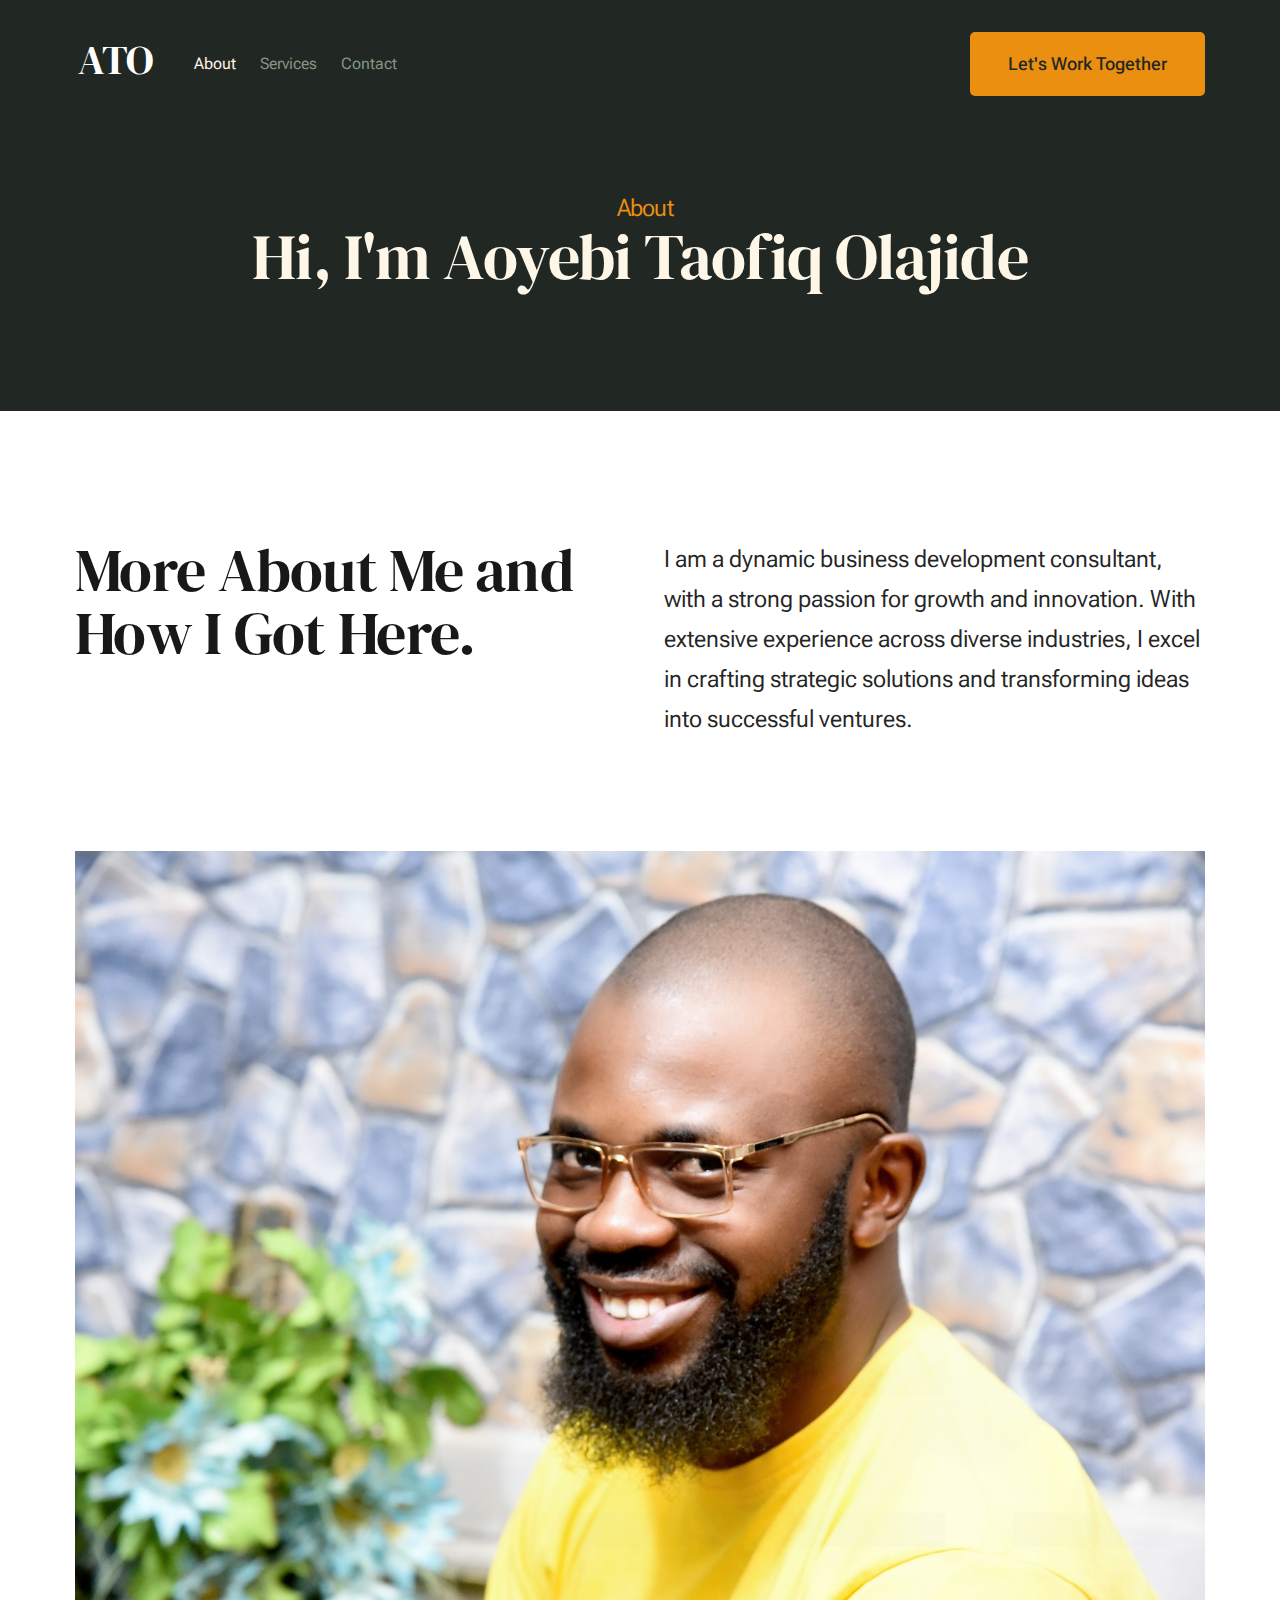
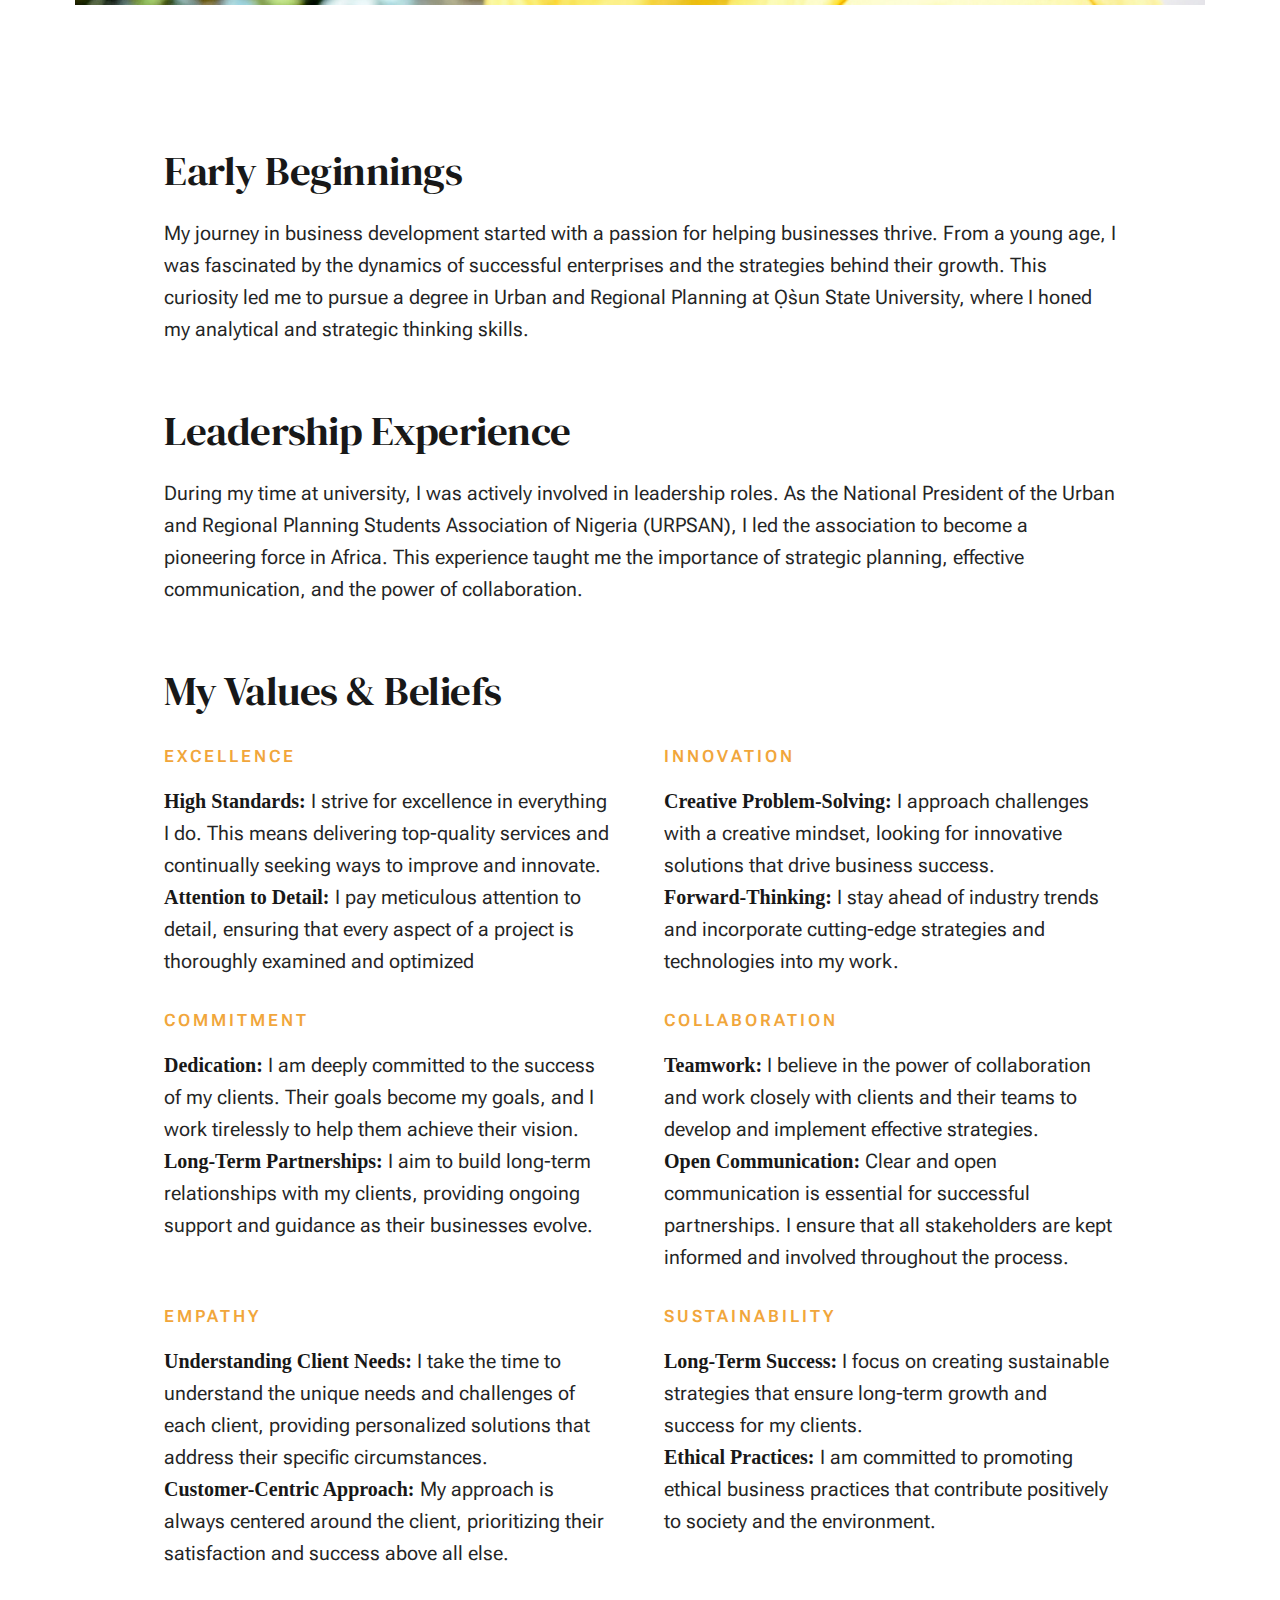
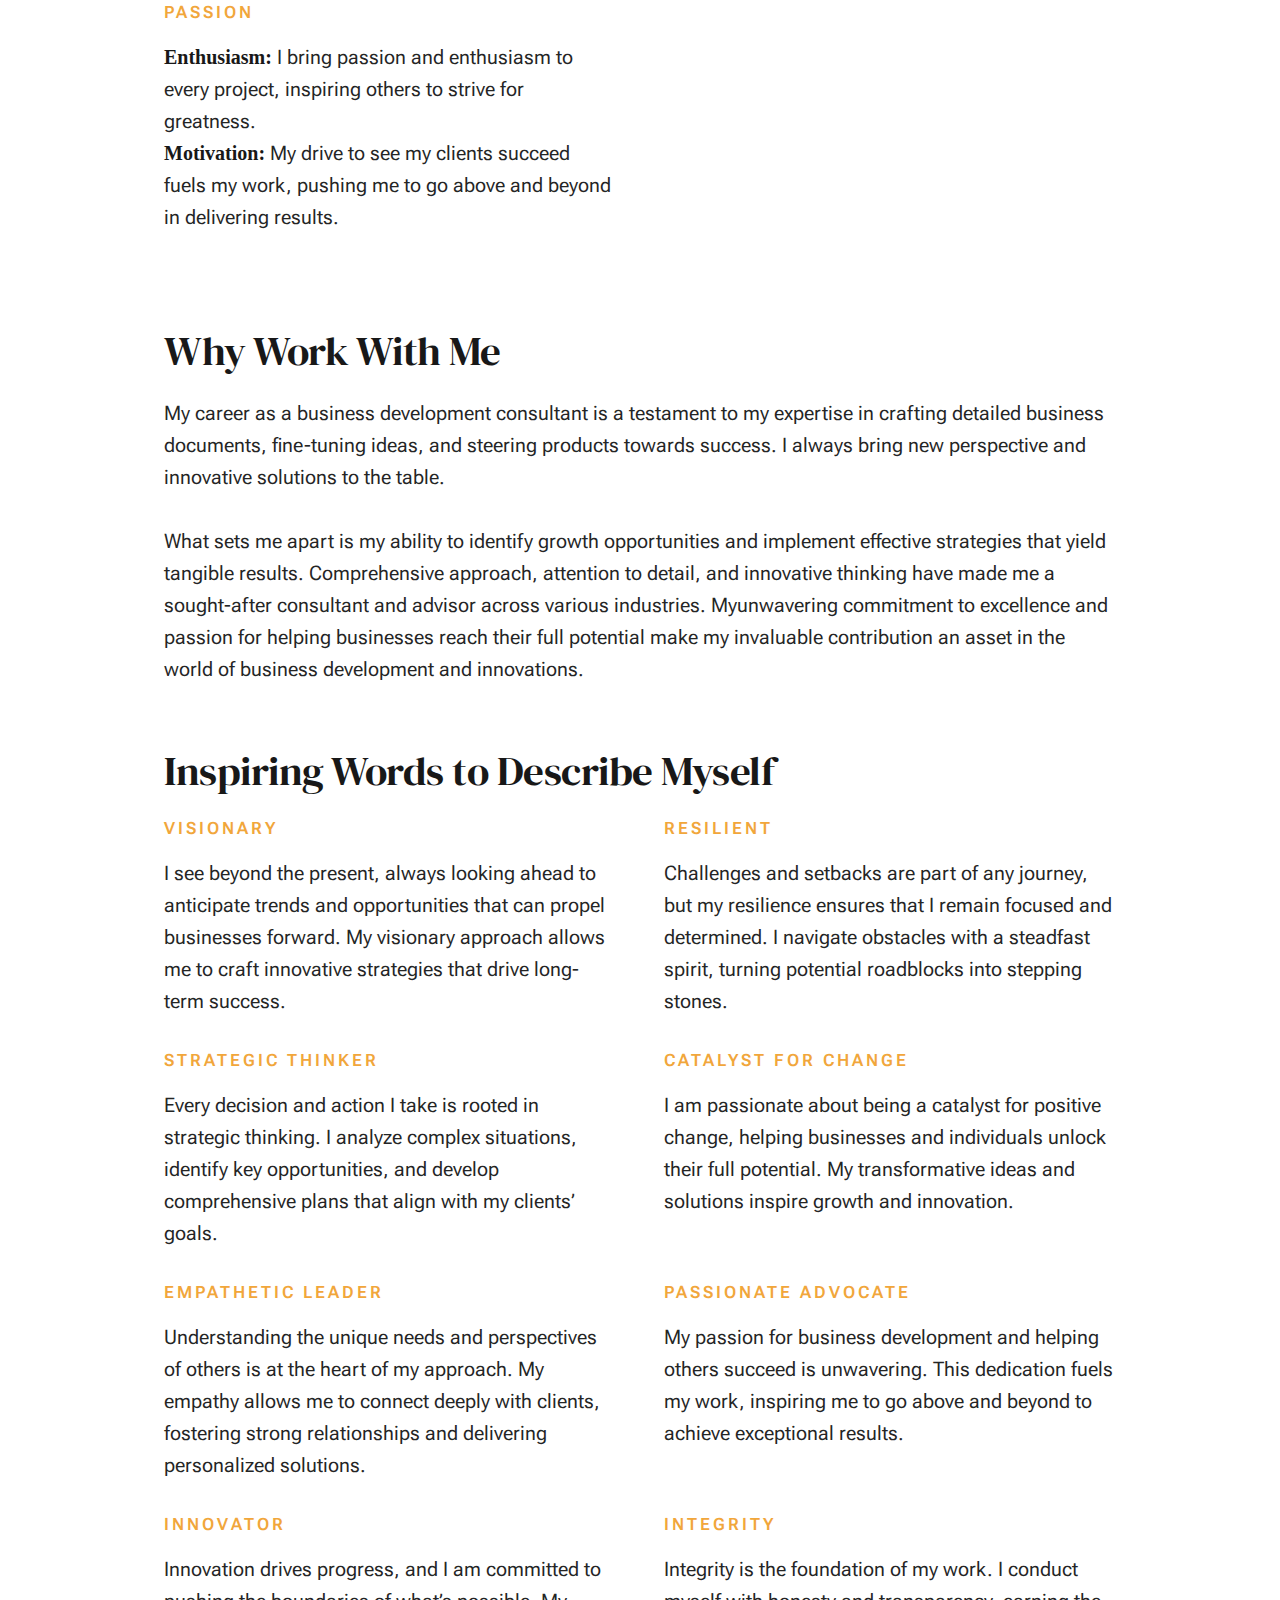
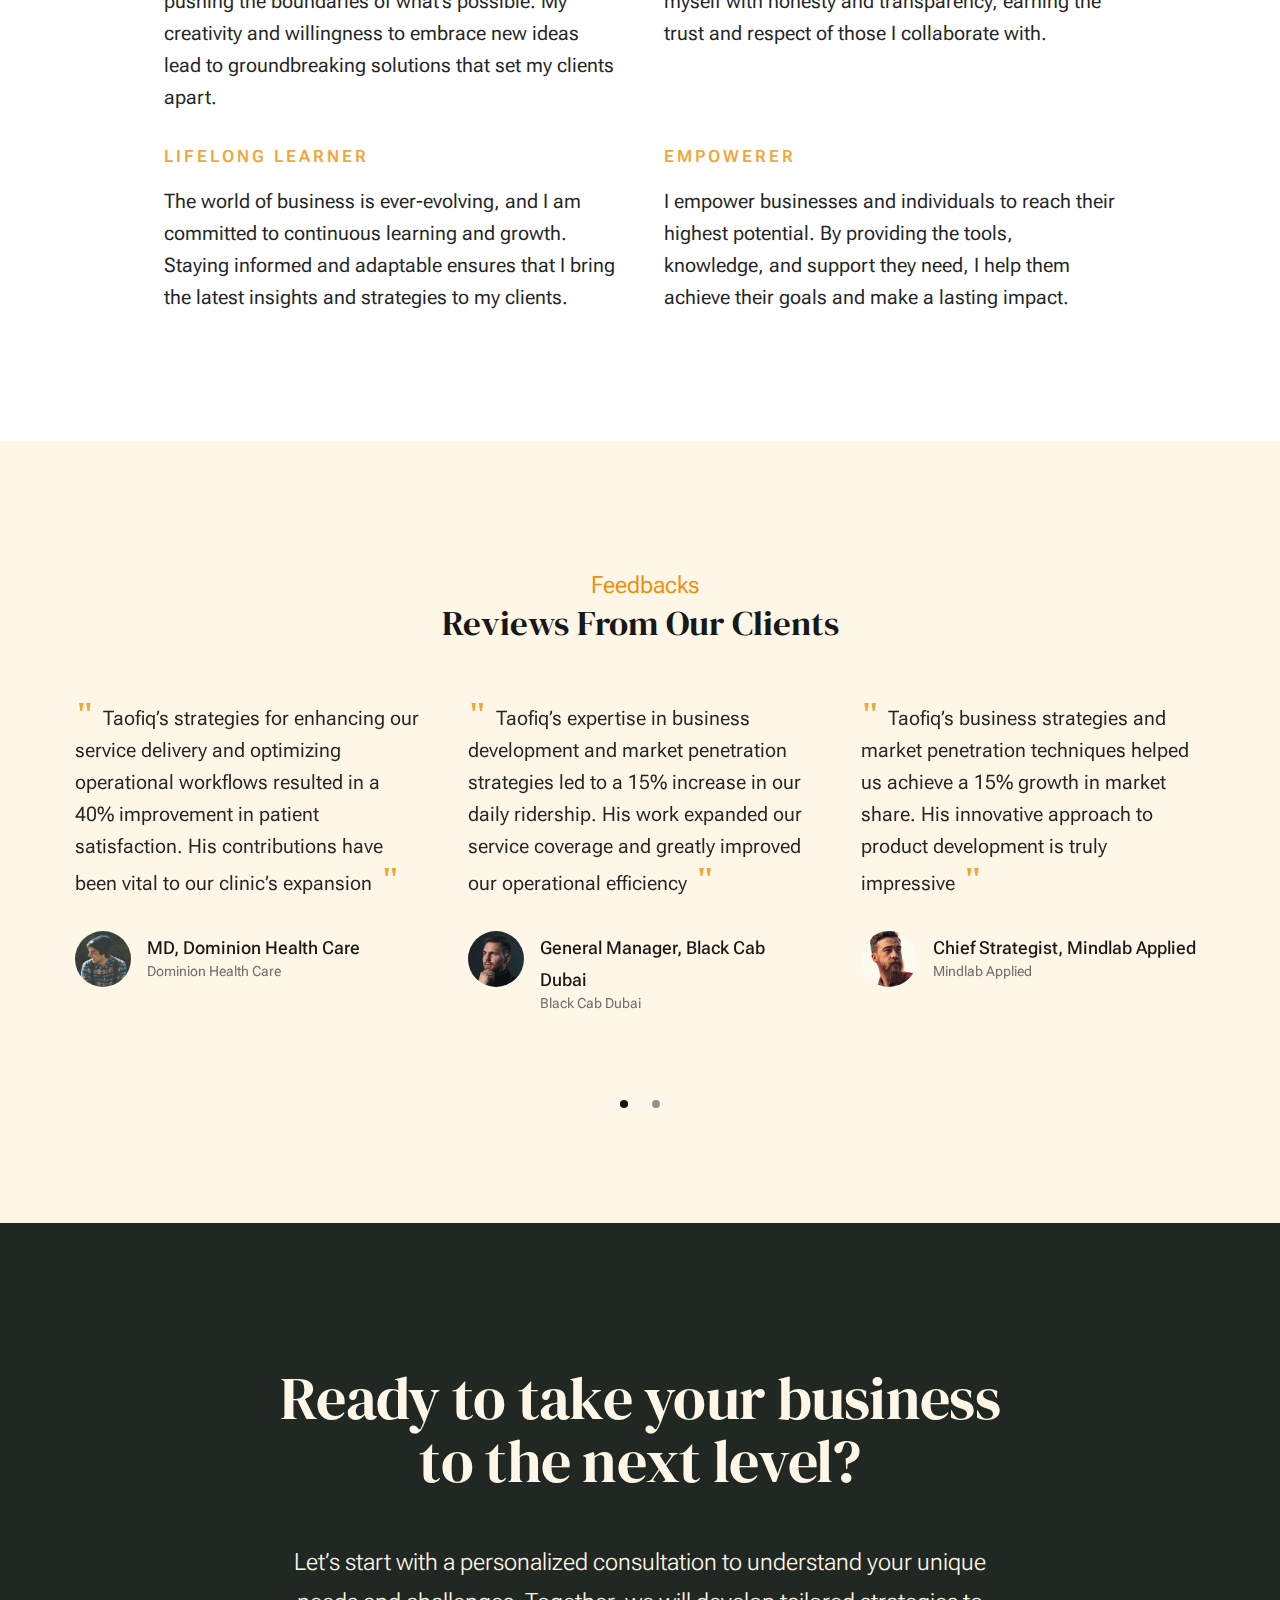
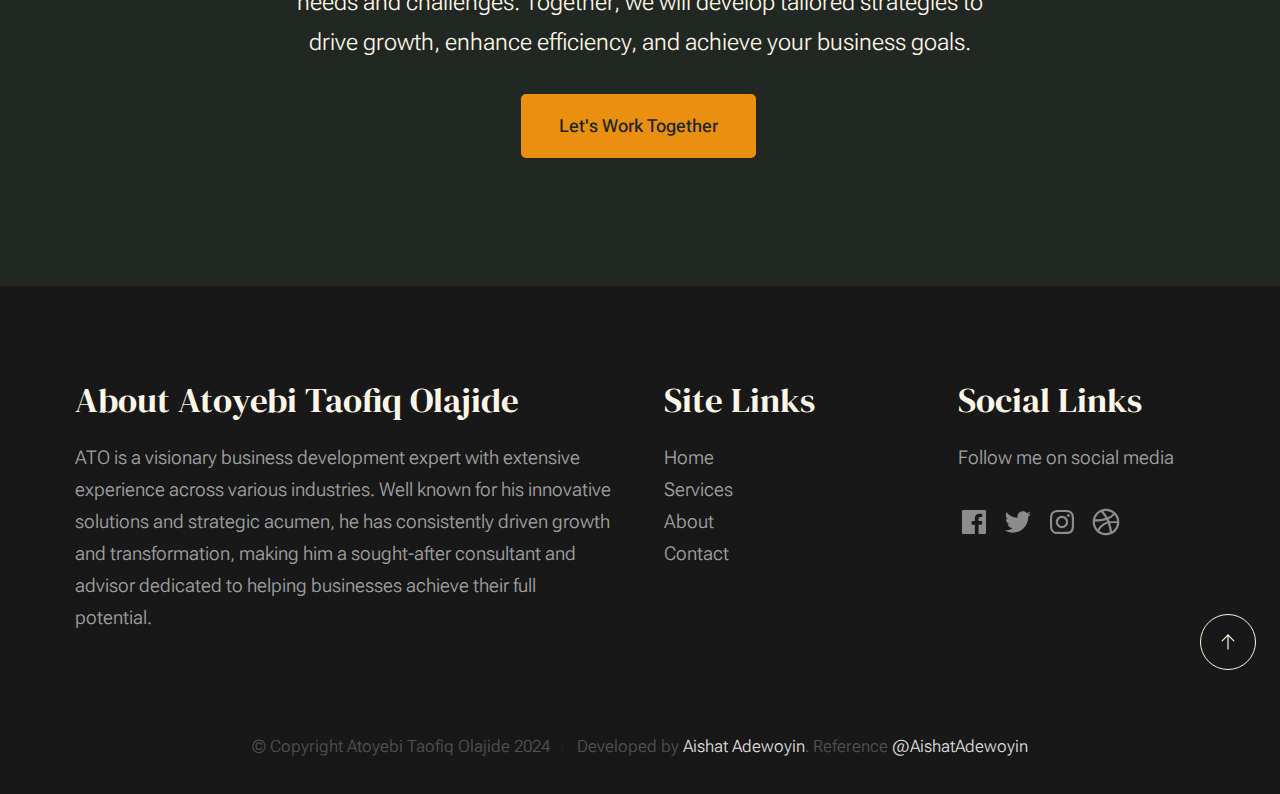
<file: about.html>
<!DOCTYPE html>
<html lang="en" class="no-js">

<head>

    <meta charset="utf-8">
    <meta name="viewport" content="width=device-width, initial-scale=1">
    <title>About - Aoyebi Taofiq Olajide</title>

    <script>
        document.documentElement.classList.remove('no-js');
        document.documentElement.classList.add('js');
    </script>


    <link rel="stylesheet" href="css/vendor.css">
    <link rel="stylesheet" href="css/styles.css">

    <link rel="apple-touch-icon" sizes="180x180" href="/apple-touch-icon.png">
    <link rel="icon" type="image/png" sizes="32x32" href="/favicon-32x32.png">
    <link rel="icon" type="image/png" sizes="16x16" href="/favicon-16x16.png">
    <link rel="manifest" href="/site.webmanifest">

</head>


<body id="top">

    <div id="preloader">
        <div id="loader" class="dots-fade">
            <div></div>
            <div></div>
            <div></div>
        </div>
    </div>

    <div id="page" class="s-pagewrap">

        <header class="s-header">

            <div class="row s-header__inner width-sixteen-col">

                <div class="s-header__block">
                    <div class="s-header__logo">
                        <a class="logo" href="index.html">
                            <h2 style="margin: 0; color: #fff;">ATO</h2>
                        </a>
                    </div>

                    <a class="s-header__menu-toggle" href="#0"><span>Menu</span></a>
                </div>

                <nav class="s-header__nav">

                    <ul class="s-header__menu-links">
                        <li class="current"><a href="about.html">About</a></li>
                        <li><a href="services.html">Services</a></li>
                        <li><a href="contact.html">Contact</a></li>
                    </ul>

                    <div class="s-header__contact">
                        <a href="contact.html" class="btn btn--primary s-header__contact-btn">Let's Work Together</a>
                    </div>

                </nav>

            </div>

        </header>

        <section id="content" class="s-content">

            <section class="s-pageheader pageheader">
                <div class="row">
                    <div class="column xl-12">
                        <h2 class="page-title">
                            <span class="page-title__small-type text-pretitle">About</span>
                            Hi, I'm Aoyebi Taofiq Olajide
                        </h2>

                    </div>
                </div>
            </section>

            <section class="s-pagecontent pagecontent">

                <div class="row pageintro">
                    <div class="column xl-6 lg-12">
                        <h2 class="text-display-title">More About Me and How I Got Here.</h2>
                    </div>
                    <div class="column xl-6 lg-12 u-flexitem-x-right">
                        <p class="lead">
                            I am a dynamic business development consultant, with a strong passion for growth and
                            innovation. With extensive experience across diverse industries, I excel in crafting
                            strategic solutions and transforming ideas into successful ventures.
                        </p>
                    </div>
                </div>

                <div class="row pagemedia">
                    <d class="column xl-12">
                        <figure class="page-media">
                            <img src="images/thumbs/about/about.jpg" srcset="images/thumbs/about/about.jpg 2400w, 
                                             images/thumbs/about/about.jpg 1200w, 
                                             images/thumbs/about/about.jpg 600w"
                                sizes="(max-width: 2400px) 100vw, 2400px" alt="">
                        </figure>
                    </d>
                </div>

                <div class="row width-narrower pagemain">
                    <div class="column xl-12">
                        <div class="early-beginnings">
                            <h2>Early Beginnings</h2>
                            <p>
                                My journey in business development started with a passion for helping businesses thrive.
                                From a young age, I was fascinated by the dynamics of successful enterprises and the
                                strategies behind their growth. This curiosity led me to pursue a degree in Urban and
                                Regional Planning at Ọ̀sun State University, where I honed my analytical and strategic
                                thinking skills.
                            </p>
                        </div>
                        <div class="leadership-experience">
                            <h2>Leadership Experience</h2>
                            <p>
                                During my time at university, I was actively involved in leadership roles. As the
                                National President of the Urban and Regional Planning Students Association of Nigeria
                                (URPSAN), I led the association to become a pioneering force in Africa. This experience
                                taught me the importance of strategic planning, effective communication, and the power
                                of collaboration.
                            </p>
                        </div>
                        <div class="values-beliefs">
                            <h2 class="u-add-bottom">My Values & Beliefs</h2>

                            <div class="grid-list-items list-items">
                                <div class="grid-list-items__item list-items__item u-remove-bottom">
                                    <div class="list-items__item-header">
                                        <h6 class="list-items__item-small-title">Excellence</h6>
                                    </div>
                                    <p>
                                        <strong>High Standards:</strong> I strive for excellence in everything I do.
                                        This means delivering top-quality services and continually seeking ways to
                                        improve and innovate. <br>
                                        <strong>Attention to Detail:</strong> I pay meticulous attention to detail,
                                        ensuring that every aspect of a project is thoroughly examined and optimized
                                    </p>
                                </div>
                                <div class="grid-list-items__item list-items__item u-remove-bottom">
                                    <div class="list-items__item-header">
                                        <h6 class="list-items__item-small-title">Innovation</h6>
                                    </div>
                                    <p>
                                        <strong>Creative Problem-Solving:</strong> I approach challenges with a creative
                                        mindset, looking for innovative solutions that drive business success. <br>
                                        <strong>Forward-Thinking:</strong> I stay ahead of industry trends and
                                        incorporate cutting-edge strategies and technologies into my work.
                                    </p>
                                </div>
                                <div class="grid-list-items__item list-items__item u-remove-bottom">
                                    <div class="list-items__item-header">
                                        <h6 class="list-items__item-small-title">Commitment</h6>
                                    </div>
                                    <p>
                                        <strong>Dedication:</strong> I am deeply committed to the success of my clients.
                                        Their goals
                                        become my goals, and I work tirelessly to help them achieve their vision. <br>
                                        <strong>Long-Term Partnerships:</strong> I aim to build long-term relationships
                                        with my
                                        clients, providing ongoing support and guidance as their businesses evolve.

                                    </p>
                                </div>
                                <div class="grid-list-items__item list-items__item u-remove-bottom">
                                    <div class="list-items__item-header">
                                        <h6 class="list-items__item-small-title">Collaboration</h6>
                                    </div>
                                    <p>
                                        <strong>Teamwork:</strong> I believe in the power of collaboration and work
                                        closely with clients and their teams to develop and implement effective
                                        strategies. <br>
                                        <strong>Open Communication:</strong> Clear and open communication is essential
                                        for successful partnerships. I ensure that all stakeholders are kept informed
                                        and involved throughout the process.
                                    </p>
                                </div>
                                <div class="grid-list-items__item list-items__item u-remove-bottom">
                                    <div class="list-items__item-header">
                                        <h6 class="list-items__item-small-title">Empathy</h6>
                                    </div>
                                    <p>
                                        <strong>Understanding Client Needs:</strong> I take the time to understand the
                                        unique needs and challenges of each client, providing personalized solutions
                                        that address their specific circumstances. <br>
                                        <strong>Customer-Centric Approach:</strong> My approach is always centered
                                        around the client, prioritizing their satisfaction and success above all else.
                                    </p>
                                </div>
                                <div class="grid-list-items__item list-items__item u-remove-bottom">
                                    <div class="list-items__item-header">
                                        <h6 class="list-items__item-small-title">Sustainability</h6>
                                    </div>
                                    <p>
                                        <strong>Long-Term Success:</strong> I focus on creating sustainable strategies
                                        that ensure long-term growth and success for my clients.<br>
                                        <strong>Ethical Practices:</strong> I am committed to promoting ethical business
                                        practices that contribute positively to society and the environment.
                                    </p>
                                </div>
                                <div class="grid-list-items__item list-items__item u-remove-bottom">
                                    <div class="list-items__item-header">
                                        <h6 class="list-items__item-small-title">Passion</h6>
                                    </div>
                                    <p>
                                        <strong>Enthusiasm:</strong> I bring passion and enthusiasm to every project,
                                        inspiring others to strive for greatness.<br>
                                        <strong>Motivation:</strong> My drive to see my clients succeed fuels my work,
                                        pushing me to go above and beyond in delivering results.
                                    </p>
                                </div>
                            </div>
                        </div>

                        <div class="why-work-with-me">
                            <h2>Why Work With Me</h2>
                            <p>
                                My career as a business development consultant is a testament to my expertise in crafting detailed business documents, fine-tuning ideas, and steering products towards success. I always bring new perspective and innovative solutions to the table.
                            </p>

                            <p>
                                What sets me apart is my ability to identify growth opportunities and implement effective strategies that yield tangible results. Comprehensive approach, attention to detail, and innovative thinking have made me a sought-after consultant and advisor across various industries. Myunwavering commitment to excellence and passion for helping businesses reach their full potential make my invaluable contribution an asset in the world of business development and innovations.
                            </p>

                        </div>

                        <div class="inspiring-words">
                            <h2>Inspiring Words to Describe Myself</h2>
                            <div class="grid-list-items list-items">
                                <div class="grid-list-items__item list-items__item u-remove-bottom">
                                    <div class="list-items__item-header">
                                        <h6 class="list-items__item-small-title">Visionary</h6>
                                    </div>
                                    <p>
                                        I see beyond the present, always looking ahead to anticipate trends and
                                        opportunities that can propel businesses forward. My visionary approach allows
                                        me to
                                        craft innovative strategies that drive long-term success.
                                    </p>
                                </div>
                                <div class="grid-list-items__item list-items__item u-remove-bottom">
                                    <div class="list-items__item-header">
                                        <h6 class="list-items__item-small-title">Resilient</h6>
                                    </div>
                                    <p>
                                        Challenges and setbacks are part of any journey, but my resilience ensures that
                                        I
                                        remain focused and determined. I navigate obstacles with a steadfast spirit,
                                        turning
                                        potential roadblocks into stepping stones.
                                    </p>
                                </div>
                                <div class="grid-list-items__item list-items__item u-remove-bottom">
                                    <div class="list-items__item-header">
                                        <h6 class="list-items__item-small-title">Strategic Thinker</h6>
                                    </div>
                                    <p>
                                        Every decision and action I take is rooted in strategic thinking. I analyze
                                        complex
                                        situations, identify key opportunities, and develop comprehensive plans that
                                        align
                                        with my clients’ goals.
                                    </p>
                                </div>
                                <div class="grid-list-items__item list-items__item u-remove-bottom">
                                    <div class="list-items__item-header">
                                        <h6 class="list-items__item-small-title">Catalyst for Change</h6>
                                    </div>
                                    <p>
                                        I am passionate about being a catalyst for positive change, helping businesses
                                        and
                                        individuals unlock their full potential. My transformative ideas and solutions
                                        inspire growth and innovation.
                                    </p>
                                </div>
                                <div class="grid-list-items__item list-items__item u-remove-bottom">
                                    <div class="list-items__item-header">
                                        <h6 class="list-items__item-small-title">Empathetic Leader</h6>
                                    </div>
                                    <p>
                                        Understanding the unique needs and perspectives of others is at the heart of my
                                        approach. My empathy allows me to connect deeply with clients, fostering strong
                                        relationships and delivering personalized solutions.
                                    </p>
                                </div>
                                <div class="grid-list-items__item list-items__item u-remove-bottom">
                                    <div class="list-items__item-header">
                                        <h6 class="list-items__item-small-title">Passionate Advocate</h6>
                                    </div>
                                    <p>
                                        My passion for business development and helping others succeed is unwavering.
                                        This
                                        dedication fuels my work, inspiring me to go above and beyond to achieve
                                        exceptional
                                        results.
                                    </p>
                                </div>
                                <div class="grid-list-items__item list-items__item u-remove-bottom">
                                    <div class="list-items__item-header">
                                        <h6 class="list-items__item-small-title">Innovator</h6>
                                    </div>
                                    <p>
                                        Innovation drives progress, and I am committed to pushing the boundaries of
                                        what’s
                                        possible. My creativity and willingness to embrace new ideas lead to
                                        groundbreaking
                                        solutions that set my clients apart.
                                    </p>
                                </div>
                                <div class="grid-list-items__item list-items__item u-remove-bottom">
                                    <div class="list-items__item-header">
                                        <h6 class="list-items__item-small-title">Integrity</h6>
                                    </div>
                                    <p>
                                        Integrity is the foundation of my work. I conduct myself with honesty and
                                        transparency, earning the trust and respect of those I collaborate with.
                                    </p>
                                </div>
                                <div class="grid-list-items__item list-items__item u-remove-bottom">
                                    <div class="list-items__item-header">
                                        <h6 class="list-items__item-small-title">Lifelong Learner</h6>
                                    </div>
                                    <p>
                                        The world of business is ever-evolving, and I am committed to continuous
                                        learning
                                        and growth. Staying informed and adaptable ensures that I bring the latest
                                        insights
                                        and strategies to my clients.
                                    </p>
                                </div>
                                <div class="grid-list-items__item list-items__item u-remove-bottom">
                                    <div class="list-items__item-header">
                                        <h6 class="list-items__item-small-title">Empowerer</h6>
                                    </div>
                                    <p>
                                        I empower businesses and individuals to reach their highest potential. By
                                        providing
                                        the tools, knowledge, and support they need, I help them achieve their goals and
                                        make a lasting impact.
                                    </p>
                                </div>
                            </div>
                        </div>
                    </div>
                </div>

            </section>

            <section class="s-testimonials">
                <div class="s-testimonials__header row row-x-center text-center">
                    <div class="column xl-8 lg-12">

                        <p class="text-pretitle">
                            Feedbacks
                        </p>
                        <h3>
                            Reviews From Our Clients
                        </h3>
                    </div>
                </div>

                <div class="row s-testimonials__content">
                    <div class="column xl-12 testimonials">
                        <div class="swiper-container testimonials__slider page-slider">
                            <div class="swiper-wrapper">
                                <div class="testimonials__slide swiper-slide">
                                    <p>
                                        <span>" </span>Taofiq’s strategies for enhancing our service delivery and
                                        optimizing operational workflows resulted in a 40% improvement in patient
                                        satisfaction. His contributions have been vital to our clinic’s expansion<span>
                                            "</span>
                                    </p>
                                    <div class="testimonials__author">
                                        <img src="images/avatars/user-04.jpg" alt="Author image"
                                            class="testimonials__avatar">
                                        <cite class="testimonials__cite">
                                            <strong>MD, Dominion Health Care</strong>
                                            <span>Dominion Health Care</span>
                                        </cite>
                                    </div>
                                </div>
                                <div class="testimonials__slide swiper-slide">
                                    <p>
                                        <span>" </span>Taofiq’s expertise in business development and market penetration
                                        strategies led to a 15% increase in our daily ridership. His work expanded our
                                        service coverage and greatly improved our operational efficiency<span> "</span>
                                    </p>
                                    <div class="testimonials__author">
                                        <img src="images/avatars/user-06.jpg" alt="Author image"
                                            class="testimonials__avatar">
                                        <cite class="testimonials__cite">
                                            <strong>General Manager, Black Cab Dubai</strong>
                                            <span>Black Cab Dubai</span>
                                        </cite>
                                    </div>
                                </div>
                                <div class="testimonials__slide swiper-slide">
                                    <p>
                                        <span>" </span>Taofiq’s business strategies and market penetration techniques
                                        helped us achieve a 15% growth in market share. His innovative approach to
                                        product development is truly impressive<span> "</span>
                                    </p>
                                    <div class="testimonials__author">
                                        <img src="images/avatars/user-02.jpg" alt="Author image"
                                            class="testimonials__avatar">
                                        <cite class="testimonials__cite">
                                            <strong>Chief Strategist, Mindlab Applied</strong>
                                            <span>Mindlab Applied</span>
                                        </cite>
                                    </div>
                                </div>
                                <div class="testimonials__slide swiper-slide">
                                    <p>
                                        <span>" </span>Working with Taofiq was a game-changer for our company. His
                                        insights into renewable energy trends and his strategic planning helped us
                                        expand our market presence by 25% in just one year. His dedication and expertise
                                        are unmatche<span> "</span>
                                    </p>
                                    <div class="testimonials__author">
                                        <img src="images/avatars/user-01.jpg" alt="Author image"
                                            class="testimonials__avatar">
                                        <cite class="testimonials__cite">
                                            <strong>CEO, Charvia Renewable Energy</strong>
                                            <span>Charvia Renewable Energy.</span>
                                        </cite>
                                    </div>
                                </div>
                            </div>

                            <div class="swiper-pagination"></div>
                        </div>
                    </div>
                </div>
            </section>
        </section>
        <section id="cta" class="s-cta">

            <div class="row row-x-center text-center">
                <div class="column xl-8 lg-12">

                    <div class="s-cta__content">
                        <h2 class="text-display-title">
                            Ready to take your business to the next level?
                        </h2>
                        <p class="lead">
                            Let’s start with a personalized consultation to understand your unique needs and challenges.
                            Together, we will develop tailored strategies to drive growth, enhance efficiency, and
                            achieve your business goals.
                        </p>
                        <a href="contact.html" class="btn btn--primary">Let's Work Together</a>
                    </div>

                </div>
            </div>

        </section>

        <footer class="s-footer">
            <div class="row s-footer__content">
                <div class="column xl-6 lg-6 md-12 s-footer__block s-footer__about">
                    <h3>About Atoyebi Taofiq Olajide</h3>
                    <p>
                        ATO is a visionary business development expert with extensive experience across various
                        industries. Well known for his innovative solutions and strategic acumen, he has consistently
                        driven growth and transformation, making him a sought-after consultant and advisor dedicated to
                        helping businesses achieve their full potential.
                    </p>
                </div>
                <div class="column xl-3 lg-3 md-12 s-footer__block s-footer__site-links">
                    <h3>Site Links</h3>
                    <ul class="link-list">
                        <li><a href="index.html">Home</a></li>
                        <li><a href="services.html">Services</a></li>
                        <li><a href="about.html">About</a></li>
                        <li><a href="contact.html">Contact</a></li>
                    </ul>
                </div>
                <div class="column xl-3 lg-3 md-12 tab-12 s-footer__block s-footer__newsletter">
                    <h3>Social Links</h3>

                    <p>
                        Follow me on social media
                    </p>
                    <ul class="s-footer__social social-list">
                        <li>
                            <a href="#0" target="_blank">
                                <svg xmlns="http://www.w3.org/2000/svg" width="24" height="24" viewBox="0 0 24 24"
                                    style="fill:rgba(0, 0, 0, 1);transform:-ms-filter;">
                                    <path
                                        d="M20,3H4C3.447,3,3,3.448,3,4v16c0,0.552,0.447,1,1,1h8.615v-6.96h-2.338v-2.725h2.338v-2c0-2.325,1.42-3.592,3.5-3.592 c0.699-0.002,1.399,0.034,2.095,0.107v2.42h-1.435c-1.128,0-1.348,0.538-1.348,1.325v1.735h2.697l-0.35,2.725h-2.348V21H20 c0.553,0,1-0.448,1-1V4C21,3.448,20.553,3,20,3z">
                                    </path>
                                </svg>
                                <span class="u-screen-reader-text">Facebook</span>
                            </a>
                        </li>
                        <li>
                            <a href="#0" target="_blank">
                                <svg xmlns="http://www.w3.org/2000/svg" width="24" height="24" viewBox="0 0 24 24"
                                    style="fill:rgba(0, 0, 0, 1);transform:-ms-filter;">
                                    <path
                                        d="M19.633,7.997c0.013,0.175,0.013,0.349,0.013,0.523c0,5.325-4.053,11.461-11.46,11.461c-2.282,0-4.402-0.661-6.186-1.809 c0.324,0.037,0.636,0.05,0.973,0.05c1.883,0,3.616-0.636,5.001-1.721c-1.771-0.037-3.255-1.197-3.767-2.793 c0.249,0.037,0.499,0.062,0.761,0.062c0.361,0,0.724-0.05,1.061-0.137c-1.847-0.374-3.23-1.995-3.23-3.953v-0.05 c0.537,0.299,1.16,0.486,1.82,0.511C3.534,9.419,2.823,8.184,2.823,6.787c0-0.748,0.199-1.434,0.548-2.032 c1.983,2.443,4.964,4.04,8.306,4.215c-0.062-0.3-0.1-0.611-0.1-0.923c0-2.22,1.796-4.028,4.028-4.028 c1.16,0,2.207,0.486,2.943,1.272c0.91-0.175,1.782-0.512,2.556-0.973c-0.299,0.935-0.936,1.721-1.771,2.22 c0.811-0.088,1.597-0.312,2.319-0.624C21.104,6.712,20.419,7.423,19.633,7.997z">
                                    </path>
                                </svg>
                                <span class="u-screen-reader-text">Twitter</span>
                            </a>
                        </li>
                        <li>
                            <a href="#0" target="_blank">
                                <svg xmlns="http://www.w3.org/2000/svg" width="24" height="24" viewBox="0 0 24 24"
                                    style="fill:rgba(0, 0, 0, 1);transform:-ms-filter;">
                                    <path
                                        d="M11.999,7.377c-2.554,0-4.623,2.07-4.623,4.623c0,2.554,2.069,4.624,4.623,4.624c2.552,0,4.623-2.07,4.623-4.624 C16.622,9.447,14.551,7.377,11.999,7.377L11.999,7.377z M11.999,15.004c-1.659,0-3.004-1.345-3.004-3.003 c0-1.659,1.345-3.003,3.004-3.003s3.002,1.344,3.002,3.003C15.001,13.659,13.658,15.004,11.999,15.004L11.999,15.004z">
                                    </path>
                                    <circle cx="16.806" cy="7.207" r="1.078"></circle>
                                    <path
                                        d="M20.533,6.111c-0.469-1.209-1.424-2.165-2.633-2.632c-0.699-0.263-1.438-0.404-2.186-0.42 c-0.963-0.042-1.268-0.054-3.71-0.054s-2.755,0-3.71,0.054C7.548,3.074,6.809,3.215,6.11,3.479C4.9,3.946,3.945,4.902,3.477,6.111 c-0.263,0.7-0.404,1.438-0.419,2.186c-0.043,0.962-0.056,1.267-0.056,3.71c0,2.442,0,2.753,0.056,3.71 c0.015,0.748,0.156,1.486,0.419,2.187c0.469,1.208,1.424,2.164,2.634,2.632c0.696,0.272,1.435,0.426,2.185,0.45 c0.963,0.042,1.268,0.055,3.71,0.055s2.755,0,3.71-0.055c0.747-0.015,1.486-0.157,2.186-0.419c1.209-0.469,2.164-1.424,2.633-2.633 c0.263-0.7,0.404-1.438,0.419-2.186c0.043-0.962,0.056-1.267,0.056-3.71s0-2.753-0.056-3.71C20.941,7.57,20.801,6.819,20.533,6.111z M19.315,15.643c-0.007,0.576-0.111,1.147-0.311,1.688c-0.305,0.787-0.926,1.409-1.712,1.711c-0.535,0.199-1.099,0.303-1.67,0.311 c-0.95,0.044-1.218,0.055-3.654,0.055c-2.438,0-2.687,0-3.655-0.055c-0.569-0.007-1.135-0.112-1.669-0.311 c-0.789-0.301-1.414-0.923-1.719-1.711c-0.196-0.534-0.302-1.099-0.311-1.669c-0.043-0.95-0.053-1.218-0.053-3.654 c0-2.437,0-2.686,0.053-3.655c0.007-0.576,0.111-1.146,0.311-1.687c0.305-0.789,0.93-1.41,1.719-1.712 c0.534-0.198,1.1-0.303,1.669-0.311c0.951-0.043,1.218-0.055,3.655-0.055c2.437,0,2.687,0,3.654,0.055 c0.571,0.007,1.135,0.112,1.67,0.311c0.786,0.303,1.407,0.925,1.712,1.712c0.196,0.534,0.302,1.099,0.311,1.669 c0.043,0.951,0.054,1.218,0.054,3.655c0,2.436,0,2.698-0.043,3.654H19.315z">
                                    </path>
                                </svg>
                                <span class="u-screen-reader-text">Instagram</span>
                            </a>
                        </li>
                        <li>
                            <a href="#0" target="_blank">
                                <svg xmlns="http://www.w3.org/2000/svg" width="24" height="24" viewBox="0 0 24 24"
                                    style="fill: rgba(0, 0, 0, 1);transform:-ms-filter;">
                                    <path
                                        d="M20.66 6.98a9.932 9.932 0 0 0-3.641-3.64C15.486 2.447 13.813 2 12 2s-3.486.447-5.02 1.34c-1.533.893-2.747 2.107-3.64 3.64S2 10.187 2 12s.446 3.487 1.34 5.02a9.924 9.924 0 0 0 3.641 3.64C8.514 21.553 10.187 22 12 22s3.486-.447 5.02-1.34a9.932 9.932 0 0 0 3.641-3.64C21.554 15.487 22 13.813 22 12s-.446-3.487-1.34-5.02zM12 3.66c2 0 3.772.64 5.32 1.919-.92 1.174-2.286 2.14-4.1 2.9-1.002-1.813-2.088-3.327-3.261-4.54A7.715 7.715 0 0 1 12 3.66zM5.51 6.8a8.116 8.116 0 0 1 2.711-2.22c1.212 1.201 2.325 2.7 3.34 4.5-2 .6-4.114.9-6.341.9-.573 0-1.006-.013-1.3-.04A8.549 8.549 0 0 1 5.51 6.8zM3.66 12c0-.054.003-.12.01-.2.007-.08.01-.146.01-.2.254.014.641.02 1.161.02 2.666 0 5.146-.367 7.439-1.1.187.373.381.793.58 1.26-1.32.293-2.674 1.006-4.061 2.14S6.4 16.247 5.76 17.5c-1.4-1.587-2.1-3.42-2.1-5.5zM12 20.34c-1.894 0-3.594-.587-5.101-1.759.601-1.187 1.524-2.322 2.771-3.401 1.246-1.08 2.483-1.753 3.71-2.02a29.441 29.441 0 0 1 1.56 6.62 8.166 8.166 0 0 1-2.94.56zm7.08-3.96a8.351 8.351 0 0 1-2.58 2.621c-.24-2.08-.7-4.107-1.379-6.081.932-.066 1.765-.1 2.5-.1.799 0 1.686.034 2.659.1a8.098 8.098 0 0 1-1.2 3.46zm-1.24-5c-1.16 0-2.233.047-3.22.14a27.053 27.053 0 0 0-.68-1.62c2.066-.906 3.532-2.006 4.399-3.3 1.2 1.414 1.854 3.027 1.96 4.84-.812-.04-1.632-.06-2.459-.06z">
                                    </path>
                                </svg>
                                <span class="u-screen-reader-text">Dribbble</span>
                            </a>
                        </li>
                    </ul>
                </div>
            </div>

            <div class="s-footer__bottom text-center">
                <p class="ss-copyright">
                    <span>© Copyright Atoyebi Taofiq Olajide 2024</span>
                    <span>Developed by <a href="https://aishat-adewoyin.vercel.app/" target="_blank">Aishat
                            Adewoyin</a>. Reference <a href="https://github.com/AishatAdewoyin"
                            target="_blank">@AishatAdewoyin</a></span>
                </p>
            </div>

            <div class="ss-go-top">
                <a class="smoothscroll" title="Back to Top" href="#top">
                    <svg xmlns="http://www.w3.org/2000/svg" viewBox="0 0 24 24" width="36" height="36" fill="none"
                        stroke="#ffffff" stroke-width="1" stroke-linecap="round" stroke-linejoin="round">&lt;!--!
                        Atomicons Free 1.00 by @atisalab License - https://atomicons.com/license/ (Icons: CC BY 4.0)
                        Copyright 2021 Atomicons --&gt;<polyline points="17 11 12 6 7 11"></polyline>
                        <line x1="12" y1="18" x2="12" y2="6"></line>
                    </svg>
                </a>
            </div>
        </footer>
    </div>

    <script src="js/plugins.js"></script>
    <script src="js/main.js"></script>

</body>

</html>
</file>
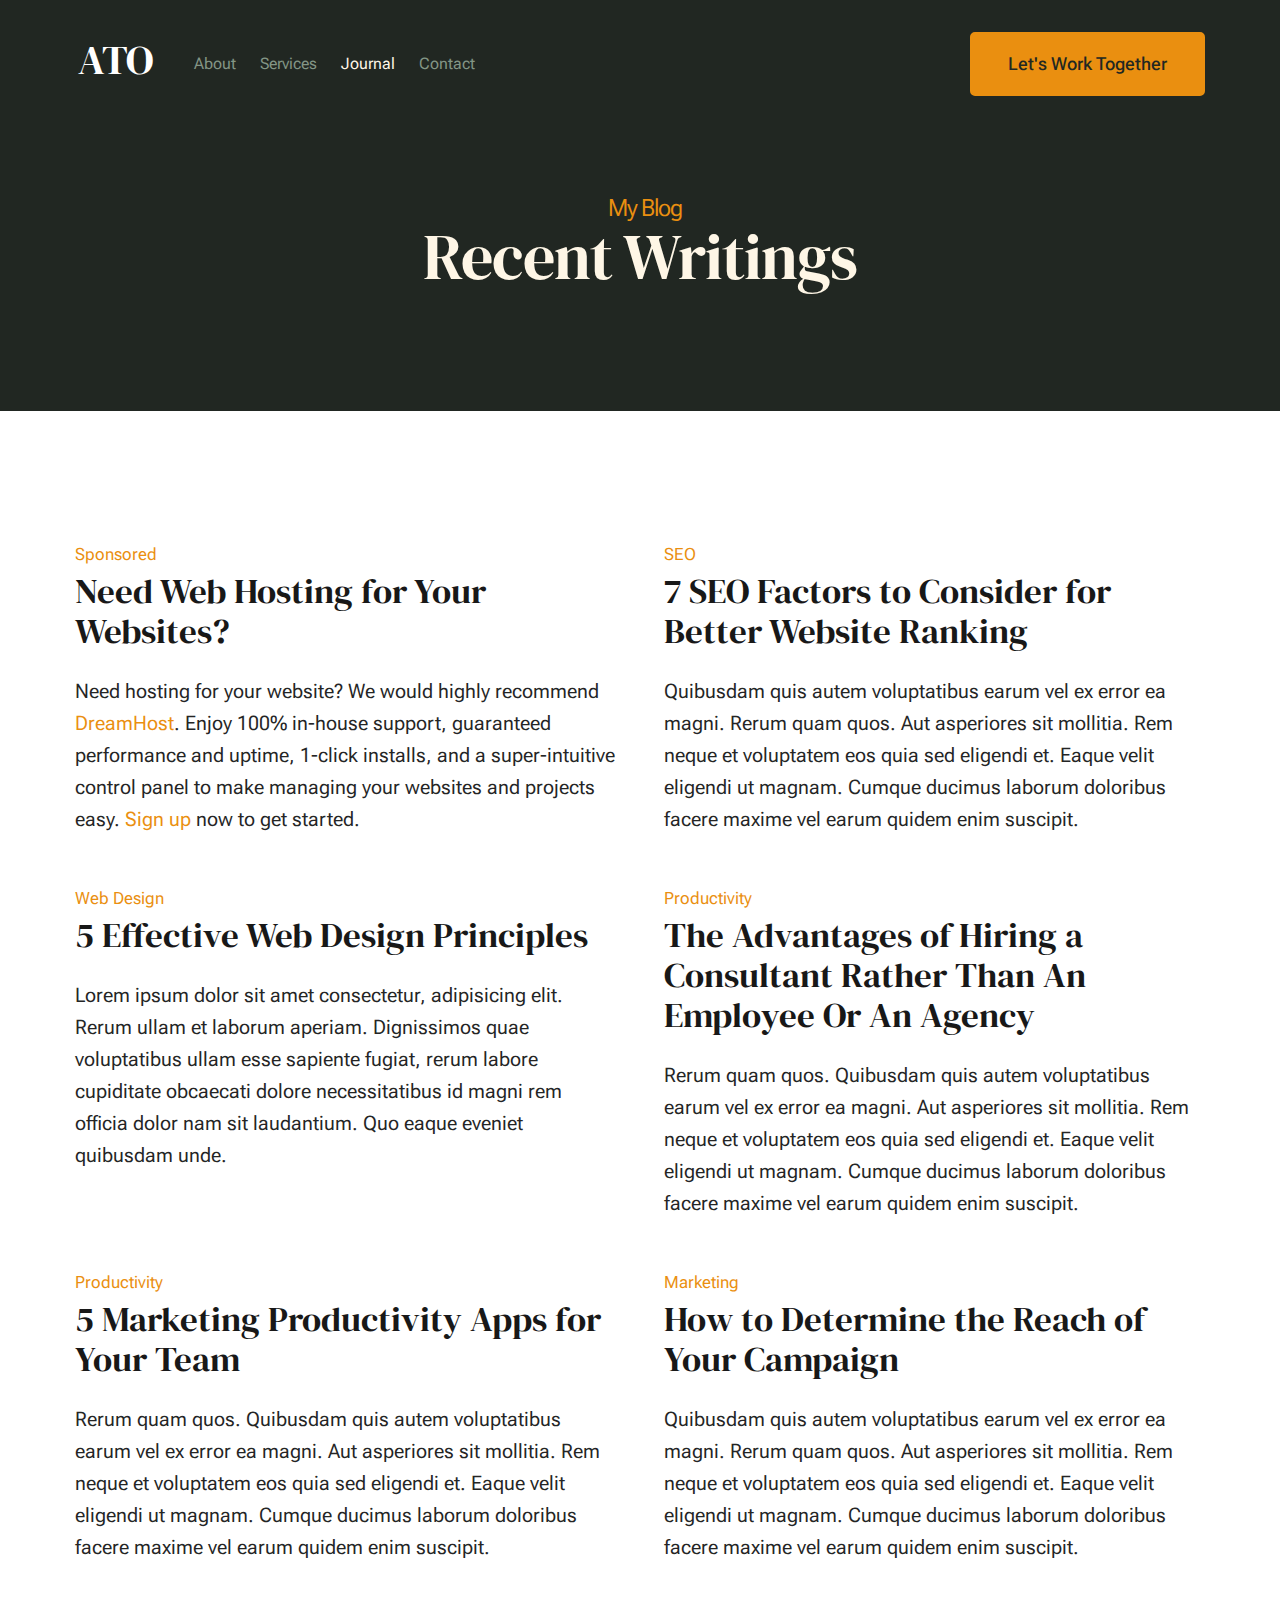
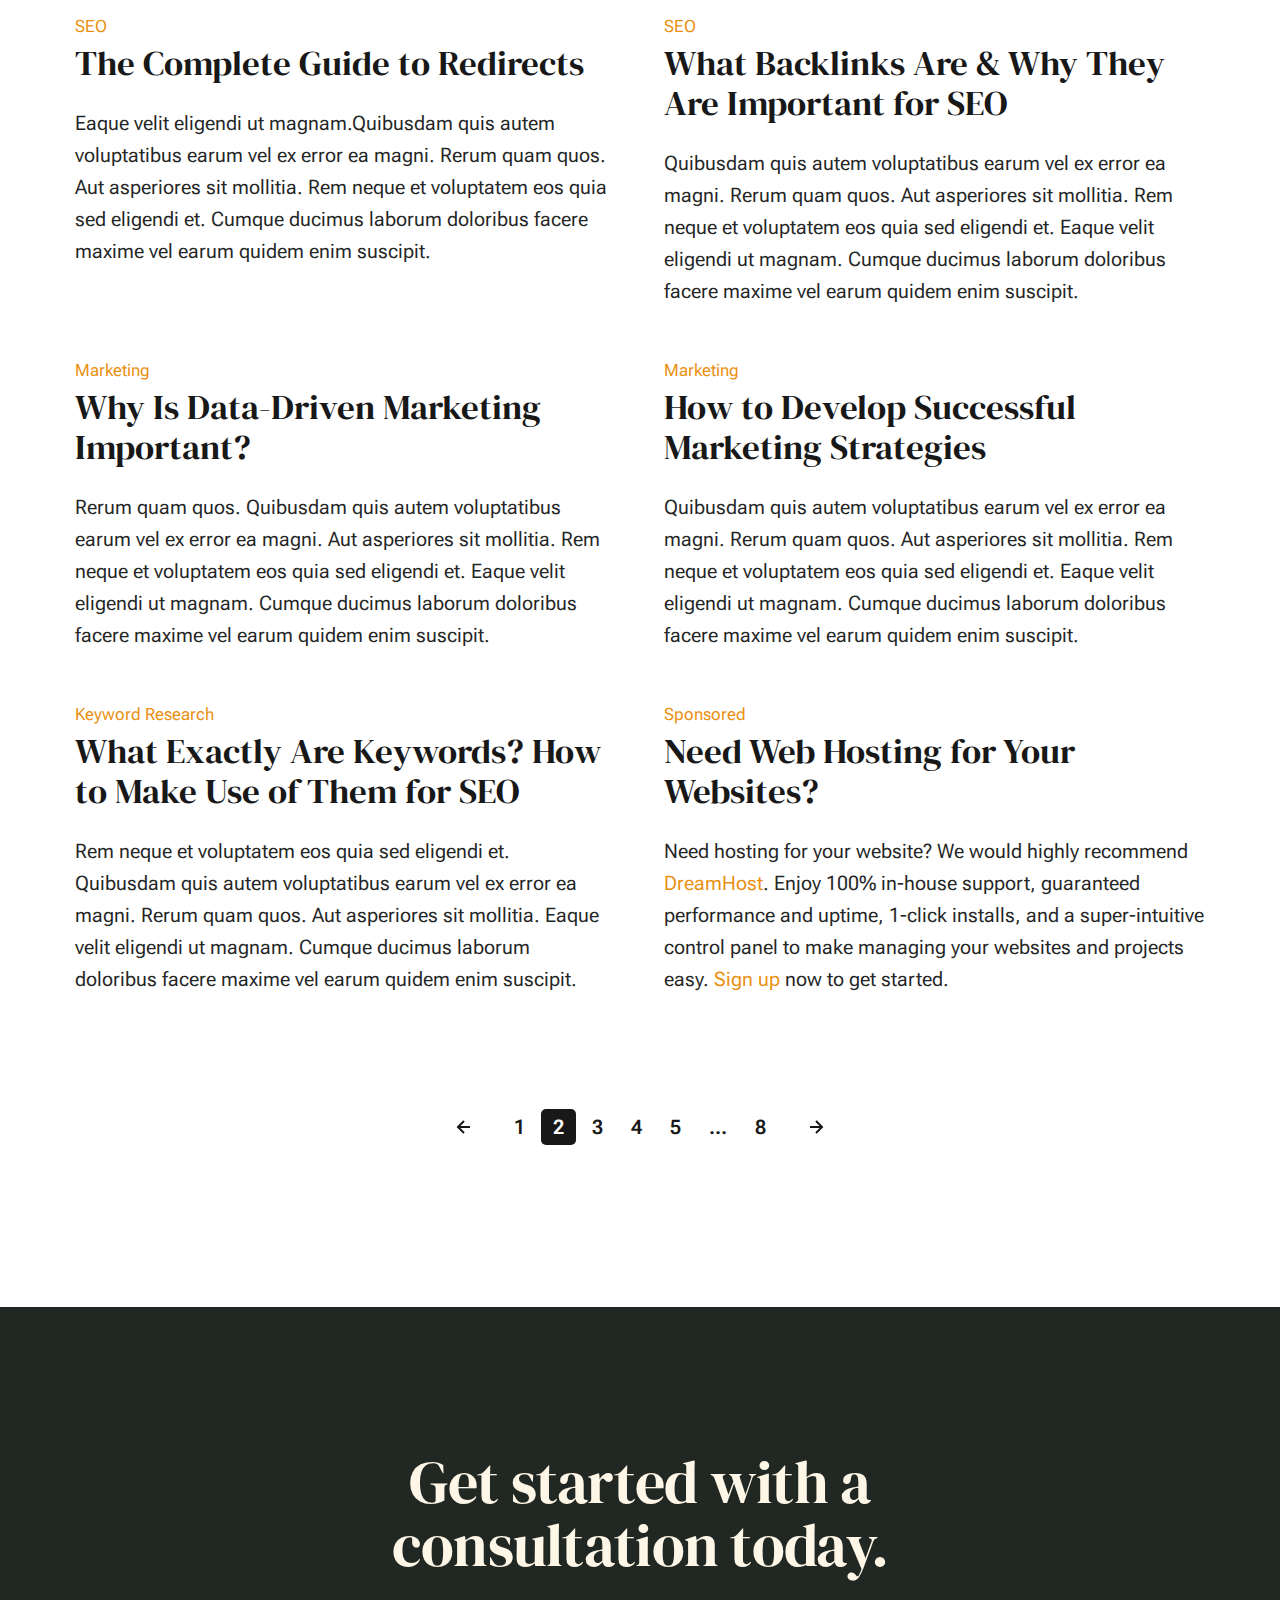
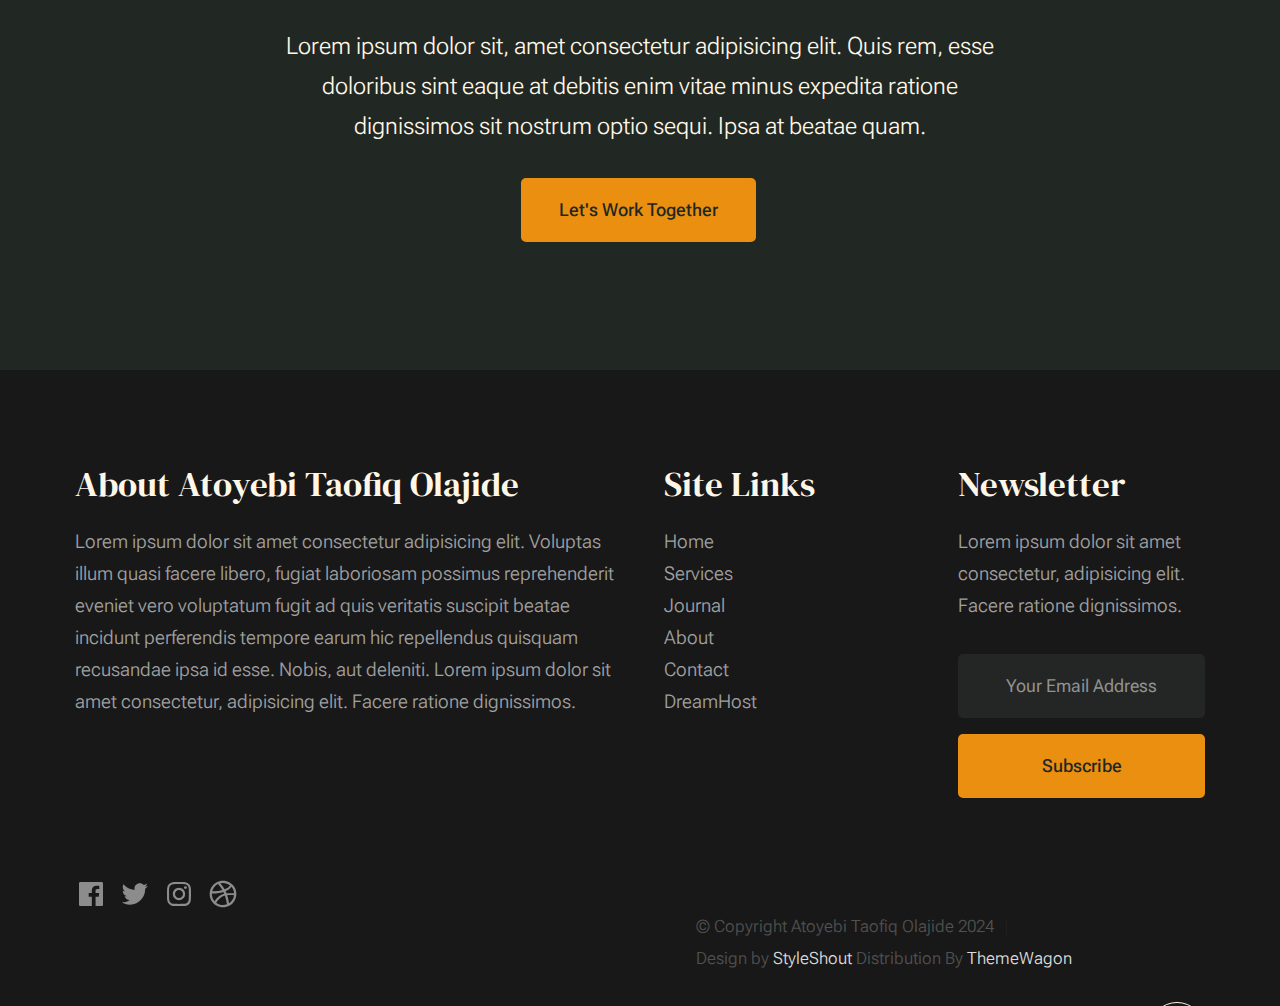
<file: blog.html>
<!DOCTYPE html>
<html lang="en" class="no-js" >
<head>
    <meta charset="utf-8">
    <meta name="viewport" content="width=device-width, initial-scale=1">
    <title>Blog - Atoyebi Taofiq Olajide</title>

    <script>
        document.documentElement.classList.remove('no-js');
        document.documentElement.classList.add('js');
    </script>

    <link rel="stylesheet" href="css/vendor.css">
    <link rel="stylesheet" href="css/styles.css">

    <link rel="apple-touch-icon" sizes="180x180" href="/apple-touch-icon.png">
<link rel="icon" type="image/png" sizes="32x32" href="/favicon-32x32.png">
<link rel="icon" type="image/png" sizes="16x16" href="/favicon-16x16.png">
<link rel="manifest" href="/site.webmanifest">

</head>


<body id="top">
    <div id="preloader">
        <div id="loader" class="dots-fade">
            <div></div>
            <div></div>
            <div></div>
        </div>
    </div>

    <div id="page" class="s-pagewrap">
        <header class="s-header">

            <div class="row s-header__inner width-sixteen-col">

                <div class="s-header__block">
                    <div class="s-header__logo">
                        <a class="logo" href="index.html">
                            <h2 style="margin: 0; color: #fff;">ATO</h2>
                        </a>
                    </div>

                    <a class="s-header__menu-toggle" href="#0"><span>Menu</span></a>
                </div>

                <nav class="s-header__nav">
    
                    <ul class="s-header__menu-links">
                        <li><a href="about.html">About</a></li>
                        <li><a href="services.html">Services</a></li>
                        <li class="current"><a href="blog.html">Journal</a></li>
                        <li><a href="contact.html">Contact</a></li>
                    </ul>

                    <div class="s-header__contact">
                        <a href="contact.html" class="btn btn--primary s-header__contact-btn">Let's Work Together</a>                        
                    </div>
                </nav>
            </div>

        </header>

        <section id="content" class="s-content">

               <section class="s-pageheader pageheader">
                    <div class="row">
                        <div class="column xl-12">
                            <h1 class="page-title">
                                <span class="page-title__small-type text-pretitle">My Blog</span>
                                Recent Writings
                            </h1>
                        </div>
                    </div>
               </section>   

               <section class="s-pagecontent pagecontent">

                    <div class="row">
                        <div class="column xl-12 grid-block">          
        
                                <div class="grid-full grid-list-items">

                                    <div class="grid-list-items__item blog-card">
                                        <div class="blog-card__header">
                                            <div class="blog-card__cat-links">
                                                <a href="blog.html">Sponsored</a>
                                            </div>
                                            <h3 class="blog-card__title"><a href="https://www.dreamhost.com/r.cgi?287326">Need Web Hosting for Your Websites?</a></h3>
                                        </div>
                                        <div class="blog-card__text">
                                            <p>
                                            Need hosting for your website? We would highly recommend <a href="https://www.dreamhost.com/r.cgi?287326">DreamHost</a>.
                                            Enjoy 100% in-house support, guaranteed performance and uptime, 1-click installs, and a super-intuitive control 
                                            panel to make managing your websites and projects easy. <a href="https://www.dreamhost.com/r.cgi?287326">Sign up</a> now to get started.
                                            </p>
                                        </div>
                                    </div>
                                    <div class="grid-list-items__item blog-card">
                                        <div class="blog-card__header">
                                            <div class="blog-card__cat-links">
                                                <a href="blog.html">SEO</a>
                                            </div>
                                            <h3 class="blog-card__title"><a href="single.html">7 SEO Factors to Consider for Better Website Ranking</a></h3>
                                        </div>
                                        <div class="blog-card__text">
                                            <p>
                                            Quibusdam quis autem voluptatibus earum vel ex error ea magni. Rerum quam quos. Aut asperiores 
                                            sit mollitia. Rem neque et voluptatem eos quia sed eligendi et. Eaque velit eligendi ut 
                                            magnam. Cumque ducimus laborum doloribus facere maxime vel earum quidem enim suscipit.
                                            </p>
                                        </div>
                                    </div>
                                    <div class="grid-list-items__item blog-card">
                                        <div class="blog-card__header">
                                            <div class="blog-card__cat-links">
                                                <a href="blog.html">Web Design</a>
                                            </div>
                                            <h3 class="blog-card__title"><a href="single.html">5 Effective Web Design Principles</a></h3>
                                        </div>
                                        <div class="blog-card__text">
                                            <p>
                                            Lorem ipsum dolor sit amet consectetur, adipisicing elit. Rerum ullam et laborum aperiam. 
                                            Dignissimos quae voluptatibus ullam esse sapiente fugiat, rerum labore cupiditate obcaecati 
                                            dolore necessitatibus id magni rem officia dolor nam sit laudantium. Quo eaque eveniet quibusdam unde. 
                                            </p>
                                        </div>
                                    </div>
                                    <div class="grid-list-items__item blog-card">
                                        <div class="blog-card__header">
                                            <div class="blog-card__cat-links">
                                                <a href="blog.html">Productivity</a>
                                            </div>
                                            <h3 class="blog-card__title"><a href="single.html">The Advantages of Hiring a Consultant Rather Than An Employee Or An Agency</a></h3>
                                        </div>
                                        <div class="blog-card__text">
                                            <p>
                                            Rerum quam quos. Quibusdam quis autem voluptatibus earum vel ex error ea magni. Aut asperiores 
                                            sit mollitia. Rem neque et voluptatem eos quia sed eligendi et. Eaque velit eligendi ut 
                                            magnam. Cumque ducimus laborum doloribus facere maxime vel earum quidem enim suscipit.
                                            </p>
                                        </div>
                                    </div>
                                    <div class="grid-list-items__item blog-card">
                                        <div class="blog-card__header">
                                            <div class="blog-card__cat-links">
                                                <a href="blog.html">Productivity</a>
                                            </div>
                                            <h3 class="blog-card__title"><a href="single.html">5 Marketing Productivity Apps for Your Team</a></h3>
                                        </div>
                                        <div class="blog-card__text">
                                            <p>
                                            Rerum quam quos. Quibusdam quis autem voluptatibus earum vel ex error ea magni. Aut asperiores 
                                            sit mollitia. Rem neque et voluptatem eos quia sed eligendi et. Eaque velit eligendi ut 
                                            magnam. Cumque ducimus laborum doloribus facere maxime vel earum quidem enim suscipit.
                                            </p>
                                        </div>
                                    </div>
                                    <div class="grid-list-items__item blog-card">
                                        <div class="blog-card__header">
                                            <div class="blog-card__cat-links">
                                                <a href="blog.html">Marketing</a>
                                            </div>
                                            <h3 class="blog-card__title"><a href="single.html">How to Determine the Reach of Your Campaign</a></h3>
                                        </div>
                                        <div class="blog-card__text">
                                            <p>
                                            Quibusdam quis autem voluptatibus earum vel ex error ea magni. Rerum quam quos. Aut asperiores 
                                            sit mollitia. Rem neque et voluptatem eos quia sed eligendi et. Eaque velit eligendi ut 
                                            magnam. Cumque ducimus laborum doloribus facere maxime vel earum quidem enim suscipit.
                                            </p>
                                        </div>
                                    </div>
                                    <div class="grid-list-items__item blog-card">
                                        <div class="blog-card__header">
                                            <div class="blog-card__cat-links">
                                                <a href="blog.html">SEO</a>
                                            </div>
                                            <h3 class="blog-card__title"><a href="single.html">The Complete Guide to Redirects</a></h3>
                                        </div>
                                        <div class="blog-card__text">
                                            <p>
                                            Eaque velit eligendi ut magnam.Quibusdam quis autem voluptatibus earum vel 
                                            ex error ea magni. Rerum quam quos. Aut asperiores sit mollitia. Rem neque et 
                                            voluptatem eos quia sed eligendi et. Cumque ducimus laborum doloribus facere maxime 
                                            vel earum quidem enim suscipit.
                                            </p>
                                        </div>
                                    </div>
                                    <div class="grid-list-items__item blog-card">
                                        <div class="blog-card__header">
                                            <div class="blog-card__cat-links">
                                                <a href="blog.html">SEO</a>
                                            </div>
                                            <h3 class="blog-card__title"><a href="single.html">What Backlinks Are & Why They Are Important for SEO</a></h3>
                                        </div>
                                        <div class="blog-card__text">
                                            <p>
                                            Quibusdam quis autem voluptatibus earum vel ex error ea magni. Rerum quam quos. Aut asperiores 
                                            sit mollitia. Rem neque et voluptatem eos quia sed eligendi et. Eaque velit eligendi ut 
                                            magnam. Cumque ducimus laborum doloribus facere maxime vel earum quidem enim suscipit.
                                            </p>
                                        </div>
                                    </div>
                                    <div class="grid-list-items__item blog-card">
                                        <div class="blog-card__header">
                                            <div class="blog-card__cat-links">
                                                <a href="blog.html">Marketing</a>
                                            </div>
                                            <h3 class="blog-card__title"><a href="single.html">Why Is Data-Driven Marketing Important?</a></h3>
                                        </div>
                                        <div class="blog-card__text">
                                            <p>
                                            Rerum quam quos. Quibusdam quis autem voluptatibus earum vel ex error ea magni. Aut asperiores 
                                            sit mollitia. Rem neque et voluptatem eos quia sed eligendi et. Eaque velit eligendi ut 
                                            magnam. Cumque ducimus laborum doloribus facere maxime vel earum quidem enim suscipit.
                                            </p>
                                        </div>
                                    </div>
                                    <div class="grid-list-items__item blog-card">
                                        <div class="blog-card__header">
                                            <div class="blog-card__cat-links">
                                                <a href="blog.html">Marketing</a>
                                            </div>
                                            <h3 class="blog-card__title"><a href="single.html">How to Develop Successful Marketing Strategies</a></h3>
                                        </div>
                                        <div class="blog-card__text">
                                            <p>
                                            Quibusdam quis autem voluptatibus earum vel ex error ea magni. Rerum quam quos. Aut asperiores 
                                            sit mollitia. Rem neque et voluptatem eos quia sed eligendi et. Eaque velit eligendi ut 
                                            magnam. Cumque ducimus laborum doloribus facere maxime vel earum quidem enim suscipit.
                                            </p>
                                        </div>
                                    </div>
                                    <div class="grid-list-items__item blog-card">
                                        <div class="blog-card__header">
                                            <div class="blog-card__cat-links">
                                                <a href="blog.html">Keyword Research</a>
                                            </div>
                                            <h3 class="blog-card__title"><a href="single.html">What Exactly Are Keywords? How to Make Use of Them for SEO</a></h3>
                                        </div>
                                        <div class="blog-card__text">
                                            <p>
                                            Rem neque et voluptatem eos quia sed eligendi et. Quibusdam quis autem voluptatibus earum vel ex error ea magni. 
                                            Rerum quam quos. Aut asperiores sit mollitia. Eaque velit eligendi ut 
                                            magnam. Cumque ducimus laborum doloribus facere maxime vel earum quidem enim suscipit.
                                            </p>
                                        </div>
                                    </div>
                                    <div class="grid-list-items__item blog-card">
                                        <div class="blog-card__header">
                                            <div class="blog-card__cat-links">
                                                <a href="blog.html">Sponsored</a>
                                            </div>
                                            <h3 class="blog-card__title"><a href="https://www.dreamhost.com/r.cgi?287326">Need Web Hosting for Your Websites?</a></h3>
                                        </div>
                                        <div class="blog-card__text">
                                            <p>
                                            Need hosting for your website? We would highly recommend <a href="https://www.dreamhost.com/r.cgi?287326">DreamHost</a>.
                                            Enjoy 100% in-house support, guaranteed performance and uptime, 1-click installs, and a super-intuitive control 
                                            panel to make managing your websites and projects easy. <a href="https://www.dreamhost.com/r.cgi?287326">Sign up</a> now to get started.
                                            </p>
                                        </div>
                                    </div>
                                </div>
                        </div>
                    </div>

                    <!-- pagination -->
                    <div class="row navigation pagination">
                        <div class="column xl-12">
                            <nav class="pgn">
                                <ul>
                                    <li>
                                        <a class="pgn__prev" href="#0">
                                            <svg xmlns="http://www.w3.org/2000/svg" width="24" height="24" viewBox="0 0 24 24"><path d="M12.707 17.293L8.414 13H18v-2H8.414l4.293-4.293-1.414-1.414L4.586 12l6.707 6.707z"/></svg>
                                        </a>
                                    </li>
                                    <li><a class="pgn__num" href="#0">1</a></li>
                                    <li><span class="pgn__num current">2</span></li>
                                    <li><a class="pgn__num" href="#0">3</a></li>
                                    <li><a class="pgn__num" href="#0">4</a></li>
                                    <li><a class="pgn__num" href="#0">5</a></li>
                                    <li><span class="pgn__num dots">…</span></li>
                                    <li><a class="pgn__num" href="#0">8</a></li>
                                    <li>
                                        <a class="pgn__next" href="#0">
                                            <svg xmlns="http://www.w3.org/2000/svg" width="24" height="24" viewBox="0 0 24 24"><path d="M11.293 17.293l1.414 1.414L19.414 12l-6.707-6.707-1.414 1.414L15.586 11H6v2h9.586z"/></svg>
                                        </a>
                                    </li>
                                </ul>
                            </nav>
                        </div>
                    </div>

               </section>

        </section>

        <section id="cta" class="s-cta">

            <div class="row row-x-center text-center">
                <div class="column xl-8 lg-12">

                    <div class="s-cta__content">
                        <h2 class="text-display-title">
                        Get started with a consultation today.
                        </h2>
                        <p class="lead">
                        Lorem ipsum dolor sit, amet consectetur adipisicing elit. Quis rem, esse doloribus sint eaque at debitis enim vitae minus expedita ratione dignissimos sit nostrum optio sequi. Ipsa at beatae quam.
                        </p>
                        <a href="contact.html" class="btn btn--primary">Let's Work Together</a>
                    </div>
                </div>
            </div>
        </section>

        <footer class="s-footer">
            <div class="row s-footer__content">
                <div class="column xl-6 lg-6 md-12 s-footer__block s-footer__about">                    
                    <h3>About Atoyebi Taofiq Olajide</h3>
                    <p>
                    Lorem ipsum dolor sit amet consectetur adipisicing elit. Voluptas illum quasi facere libero, 
                    fugiat laboriosam possimus reprehenderit eveniet vero voluptatum fugit ad quis veritatis suscipit beatae 
                    incidunt perferendis tempore earum hic repellendus quisquam recusandae ipsa id esse. Nobis, aut deleniti.
                    Lorem ipsum dolor sit amet consectetur, adipisicing elit. Facere ratione dignissimos.
                    </p>               
                </div>                
                <div class="column xl-3 lg-6 md-12 s-footer__block s-footer__site-links">
                    <h3>Site Links</h3>
                    <ul class="link-list">
                        <li><a href="index.html">Home</a></li>
                        <li><a href="services.html">Services</a></li>
                        <li><a href="blog.html">Journal</a></li>
                        <li><a href="about.html">About</a></li>
                        <li><a href="contact.html">Contact</a></li>
                        <li><a href="https://www.dreamhost.com/r.cgi?287326">DreamHost</a></li>
                    </ul>
                </div>
                <div class="column xl-3 lg-6 md-12 tab-12 s-footer__block s-footer__newsletter">
                    <h3>Newsletter</h3>

                    <p>
                    Lorem ipsum dolor sit amet consectetur, adipisicing elit. Facere ratione dignissimos.
                    </p>

                    <div class="subscribe-form">
                        <form id="mc-form" class="mc-form">
                            <input type="email" name="EMAIL" id="mce-EMAIL" class="u-fullwidth text-center" placeholder="Your Email Address" title="The domain portion of the email address is invalid (the portion after the @)." pattern="^([^\x00-\x20\x22\x28\x29\x2c\x2e\x3a-\x3c\x3e\x40\x5b-\x5d\x7f-\xff]+|\x22([^\x0d\x22\x5c\x80-\xff]|\x5c[\x00-\x7f])*\x22)(\x2e([^\x00-\x20\x22\x28\x29\x2c\x2e\x3a-\x3c\x3e\x40\x5b-\x5d\x7f-\xff]+|\x22([^\x0d\x22\x5c\x80-\xff]|\x5c[\x00-\x7f])*\x22))*\x40([^\x00-\x20\x22\x28\x29\x2c\x2e\x3a-\x3c\x3e\x40\x5b-\x5d\x7f-\xff]+|\x5b([^\x0d\x5b-\x5d\x80-\xff]|\x5c[\x00-\x7f])*\x5d)(\x2e([^\x00-\x20\x22\x28\x29\x2c\x2e\x3a-\x3c\x3e\x40\x5b-\x5d\x7f-\xff]+|\x5b([^\x0d\x5b-\x5d\x80-\xff]|\x5c[\x00-\x7f])*\x5d))*(\.\w{2,})+$" required>
                            <input type="submit" name="subscribe" value="Subscribe" class="btn btn--primary btn--small u-fullwidth">
                            <div class="mc-status"></div>
                        </form>
                    </div>
                </div>
            </div>    
            
            <div class="row s-footer__bottom">
                <div class="column xl-6 lg-12">
                    <ul class="s-footer__social social-list">
                        <li>
                            <a href="#0">
                                <svg xmlns="http://www.w3.org/2000/svg" width="24" height="24" viewBox="0 0 24 24" style="fill:rgba(0, 0, 0, 1);transform:;-ms-filter:"><path d="M20,3H4C3.447,3,3,3.448,3,4v16c0,0.552,0.447,1,1,1h8.615v-6.96h-2.338v-2.725h2.338v-2c0-2.325,1.42-3.592,3.5-3.592 c0.699-0.002,1.399,0.034,2.095,0.107v2.42h-1.435c-1.128,0-1.348,0.538-1.348,1.325v1.735h2.697l-0.35,2.725h-2.348V21H20 c0.553,0,1-0.448,1-1V4C21,3.448,20.553,3,20,3z"></path></svg>
                                <span class="u-screen-reader-text">Facebook</span>
                            </a>
                        </li>
                        <li>
                            <a href="#0">
                                <svg xmlns="http://www.w3.org/2000/svg" width="24" height="24" viewBox="0 0 24 24" style="fill:rgba(0, 0, 0, 1);transform:;-ms-filter:"><path d="M19.633,7.997c0.013,0.175,0.013,0.349,0.013,0.523c0,5.325-4.053,11.461-11.46,11.461c-2.282,0-4.402-0.661-6.186-1.809 c0.324,0.037,0.636,0.05,0.973,0.05c1.883,0,3.616-0.636,5.001-1.721c-1.771-0.037-3.255-1.197-3.767-2.793 c0.249,0.037,0.499,0.062,0.761,0.062c0.361,0,0.724-0.05,1.061-0.137c-1.847-0.374-3.23-1.995-3.23-3.953v-0.05 c0.537,0.299,1.16,0.486,1.82,0.511C3.534,9.419,2.823,8.184,2.823,6.787c0-0.748,0.199-1.434,0.548-2.032 c1.983,2.443,4.964,4.04,8.306,4.215c-0.062-0.3-0.1-0.611-0.1-0.923c0-2.22,1.796-4.028,4.028-4.028 c1.16,0,2.207,0.486,2.943,1.272c0.91-0.175,1.782-0.512,2.556-0.973c-0.299,0.935-0.936,1.721-1.771,2.22 c0.811-0.088,1.597-0.312,2.319-0.624C21.104,6.712,20.419,7.423,19.633,7.997z"></path></svg>
                                <span class="u-screen-reader-text">Twitter</span>
                            </a>
                        </li>
                        <li>
                            <a href="#0">
                                <svg xmlns="http://www.w3.org/2000/svg" width="24" height="24" viewBox="0 0 24 24" style="fill:rgba(0, 0, 0, 1);transform:;-ms-filter:"><path d="M11.999,7.377c-2.554,0-4.623,2.07-4.623,4.623c0,2.554,2.069,4.624,4.623,4.624c2.552,0,4.623-2.07,4.623-4.624 C16.622,9.447,14.551,7.377,11.999,7.377L11.999,7.377z M11.999,15.004c-1.659,0-3.004-1.345-3.004-3.003 c0-1.659,1.345-3.003,3.004-3.003s3.002,1.344,3.002,3.003C15.001,13.659,13.658,15.004,11.999,15.004L11.999,15.004z"></path><circle cx="16.806" cy="7.207" r="1.078"></circle><path d="M20.533,6.111c-0.469-1.209-1.424-2.165-2.633-2.632c-0.699-0.263-1.438-0.404-2.186-0.42 c-0.963-0.042-1.268-0.054-3.71-0.054s-2.755,0-3.71,0.054C7.548,3.074,6.809,3.215,6.11,3.479C4.9,3.946,3.945,4.902,3.477,6.111 c-0.263,0.7-0.404,1.438-0.419,2.186c-0.043,0.962-0.056,1.267-0.056,3.71c0,2.442,0,2.753,0.056,3.71 c0.015,0.748,0.156,1.486,0.419,2.187c0.469,1.208,1.424,2.164,2.634,2.632c0.696,0.272,1.435,0.426,2.185,0.45 c0.963,0.042,1.268,0.055,3.71,0.055s2.755,0,3.71-0.055c0.747-0.015,1.486-0.157,2.186-0.419c1.209-0.469,2.164-1.424,2.633-2.633 c0.263-0.7,0.404-1.438,0.419-2.186c0.043-0.962,0.056-1.267,0.056-3.71s0-2.753-0.056-3.71C20.941,7.57,20.801,6.819,20.533,6.111z M19.315,15.643c-0.007,0.576-0.111,1.147-0.311,1.688c-0.305,0.787-0.926,1.409-1.712,1.711c-0.535,0.199-1.099,0.303-1.67,0.311 c-0.95,0.044-1.218,0.055-3.654,0.055c-2.438,0-2.687,0-3.655-0.055c-0.569-0.007-1.135-0.112-1.669-0.311 c-0.789-0.301-1.414-0.923-1.719-1.711c-0.196-0.534-0.302-1.099-0.311-1.669c-0.043-0.95-0.053-1.218-0.053-3.654 c0-2.437,0-2.686,0.053-3.655c0.007-0.576,0.111-1.146,0.311-1.687c0.305-0.789,0.93-1.41,1.719-1.712 c0.534-0.198,1.1-0.303,1.669-0.311c0.951-0.043,1.218-0.055,3.655-0.055c2.437,0,2.687,0,3.654,0.055 c0.571,0.007,1.135,0.112,1.67,0.311c0.786,0.303,1.407,0.925,1.712,1.712c0.196,0.534,0.302,1.099,0.311,1.669 c0.043,0.951,0.054,1.218,0.054,3.655c0,2.436,0,2.698-0.043,3.654H19.315z"></path></svg>
                                <span class="u-screen-reader-text">Instagram</span>
                            </a>
                        </li>
                        <li>
                            <a href="#0">
                                <svg xmlns="http://www.w3.org/2000/svg" width="24" height="24" viewBox="0 0 24 24" style="fill: rgba(0, 0, 0, 1);transform: ;msFilter:;"><path d="M20.66 6.98a9.932 9.932 0 0 0-3.641-3.64C15.486 2.447 13.813 2 12 2s-3.486.447-5.02 1.34c-1.533.893-2.747 2.107-3.64 3.64S2 10.187 2 12s.446 3.487 1.34 5.02a9.924 9.924 0 0 0 3.641 3.64C8.514 21.553 10.187 22 12 22s3.486-.447 5.02-1.34a9.932 9.932 0 0 0 3.641-3.64C21.554 15.487 22 13.813 22 12s-.446-3.487-1.34-5.02zM12 3.66c2 0 3.772.64 5.32 1.919-.92 1.174-2.286 2.14-4.1 2.9-1.002-1.813-2.088-3.327-3.261-4.54A7.715 7.715 0 0 1 12 3.66zM5.51 6.8a8.116 8.116 0 0 1 2.711-2.22c1.212 1.201 2.325 2.7 3.34 4.5-2 .6-4.114.9-6.341.9-.573 0-1.006-.013-1.3-.04A8.549 8.549 0 0 1 5.51 6.8zM3.66 12c0-.054.003-.12.01-.2.007-.08.01-.146.01-.2.254.014.641.02 1.161.02 2.666 0 5.146-.367 7.439-1.1.187.373.381.793.58 1.26-1.32.293-2.674 1.006-4.061 2.14S6.4 16.247 5.76 17.5c-1.4-1.587-2.1-3.42-2.1-5.5zM12 20.34c-1.894 0-3.594-.587-5.101-1.759.601-1.187 1.524-2.322 2.771-3.401 1.246-1.08 2.483-1.753 3.71-2.02a29.441 29.441 0 0 1 1.56 6.62 8.166 8.166 0 0 1-2.94.56zm7.08-3.96a8.351 8.351 0 0 1-2.58 2.621c-.24-2.08-.7-4.107-1.379-6.081.932-.066 1.765-.1 2.5-.1.799 0 1.686.034 2.659.1a8.098 8.098 0 0 1-1.2 3.46zm-1.24-5c-1.16 0-2.233.047-3.22.14a27.053 27.053 0 0 0-.68-1.62c2.066-.906 3.532-2.006 4.399-3.3 1.2 1.414 1.854 3.027 1.96 4.84-.812-.04-1.632-.06-2.459-.06z"></path></svg>
                                <span class="u-screen-reader-text">Dribbble</span>
                            </a>
                        </li>
                    </ul> <!-- end s-footer__social -->
                </div>
                <div class="column xl-6 lg-12">
                    <p class="ss-copyright">
                        <span>© Copyright Atoyebi Taofiq Olajide 2024</span> 
                        <span>Design by <a href="https://www.styleshout.com/">StyleShout</a> Distribution By <a href="https://themewagon.com">ThemeWagon</a></span>
                    </p>
                </div>

                <div class="ss-go-top">
                    <a class="smoothscroll" title="Back to Top" href="#top">
                        <svg xmlns="http://www.w3.org/2000/svg" viewBox="0 0 24 24" width="36" height="36" fill="none" stroke="#ffffff" stroke-width="1" stroke-linecap="round" stroke-linejoin="round">&lt;!--!  Atomicons Free 1.00 by @atisalab License - https://atomicons.com/license/ (Icons: CC BY 4.0) Copyright 2021 Atomicons --&gt;<polyline points="17 11 12 6 7 11"></polyline><line x1="12" y1="18" x2="12" y2="6"></line></svg>
                    </a>
                </div>
            </div>   
        </footer>
    </div>

    <script src="js/plugins.js"></script>
    <script src="js/main.js"></script>

</body>
</html>
</file>
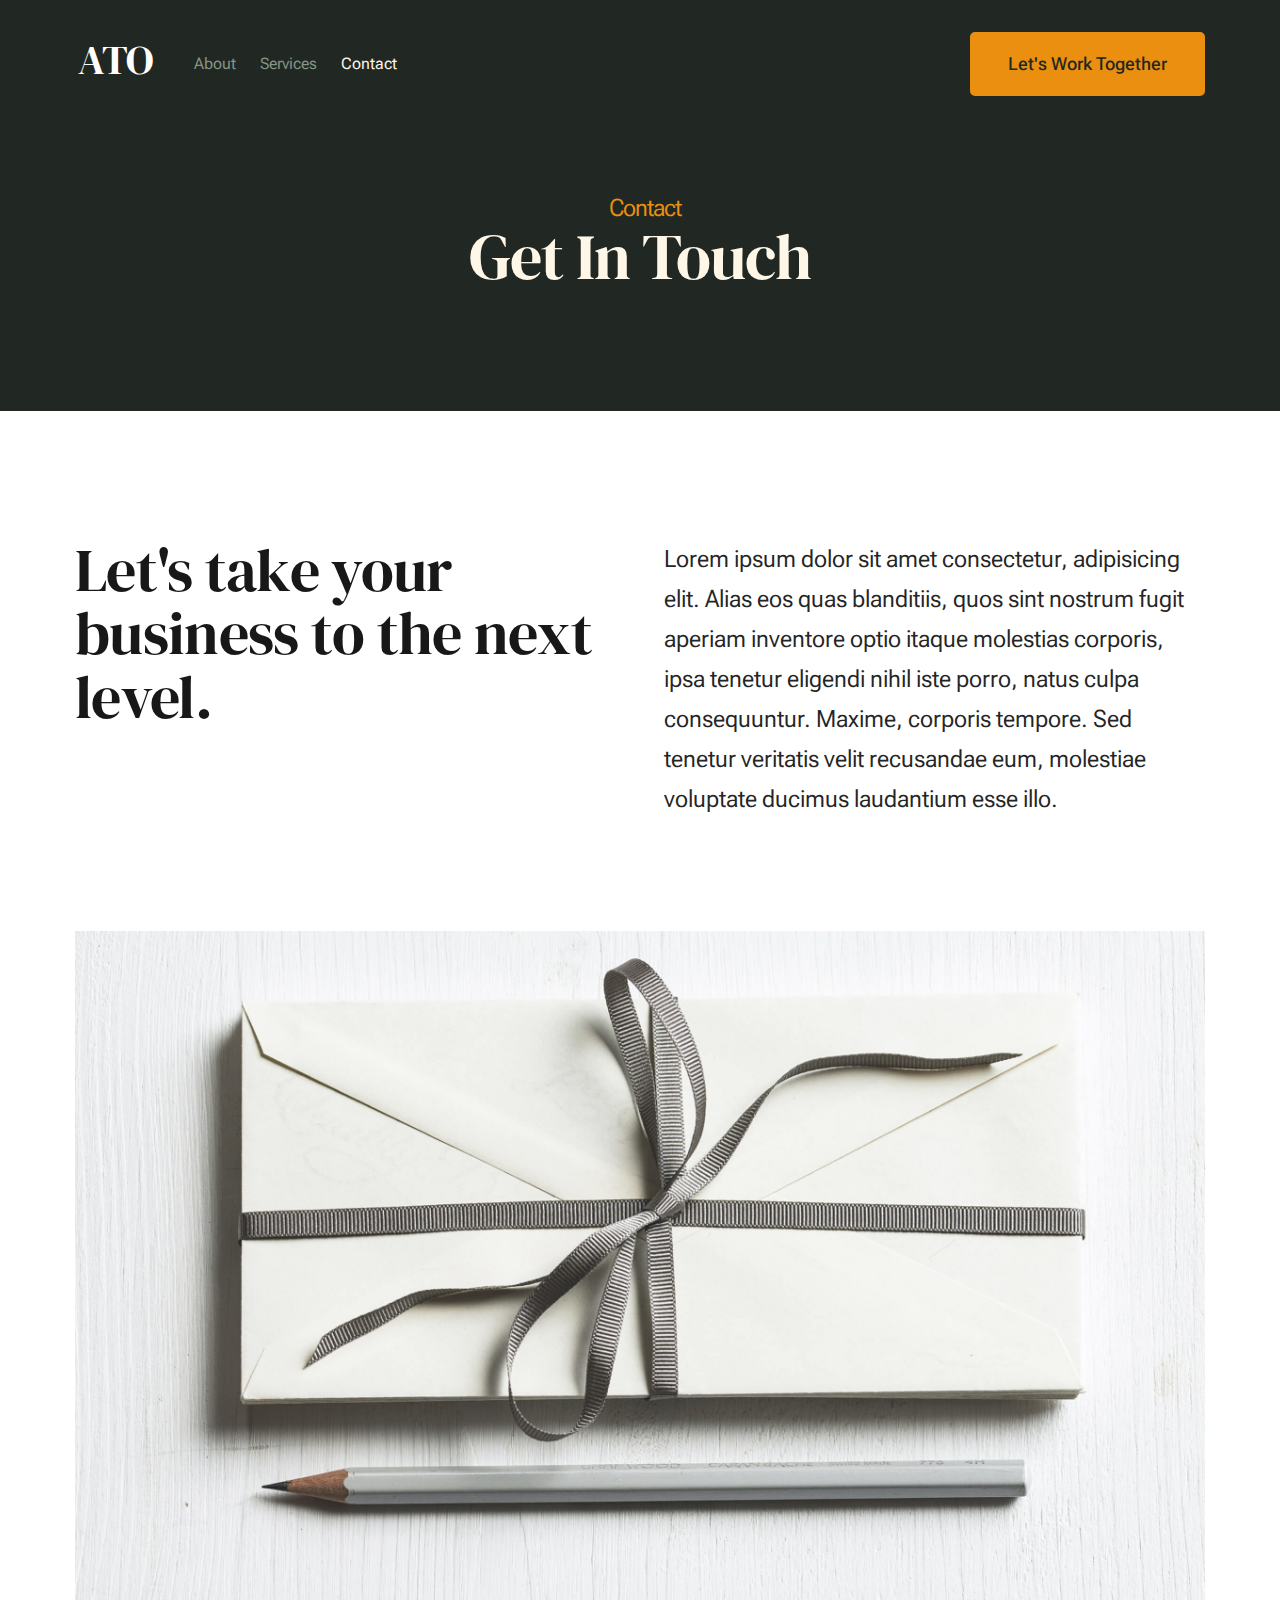
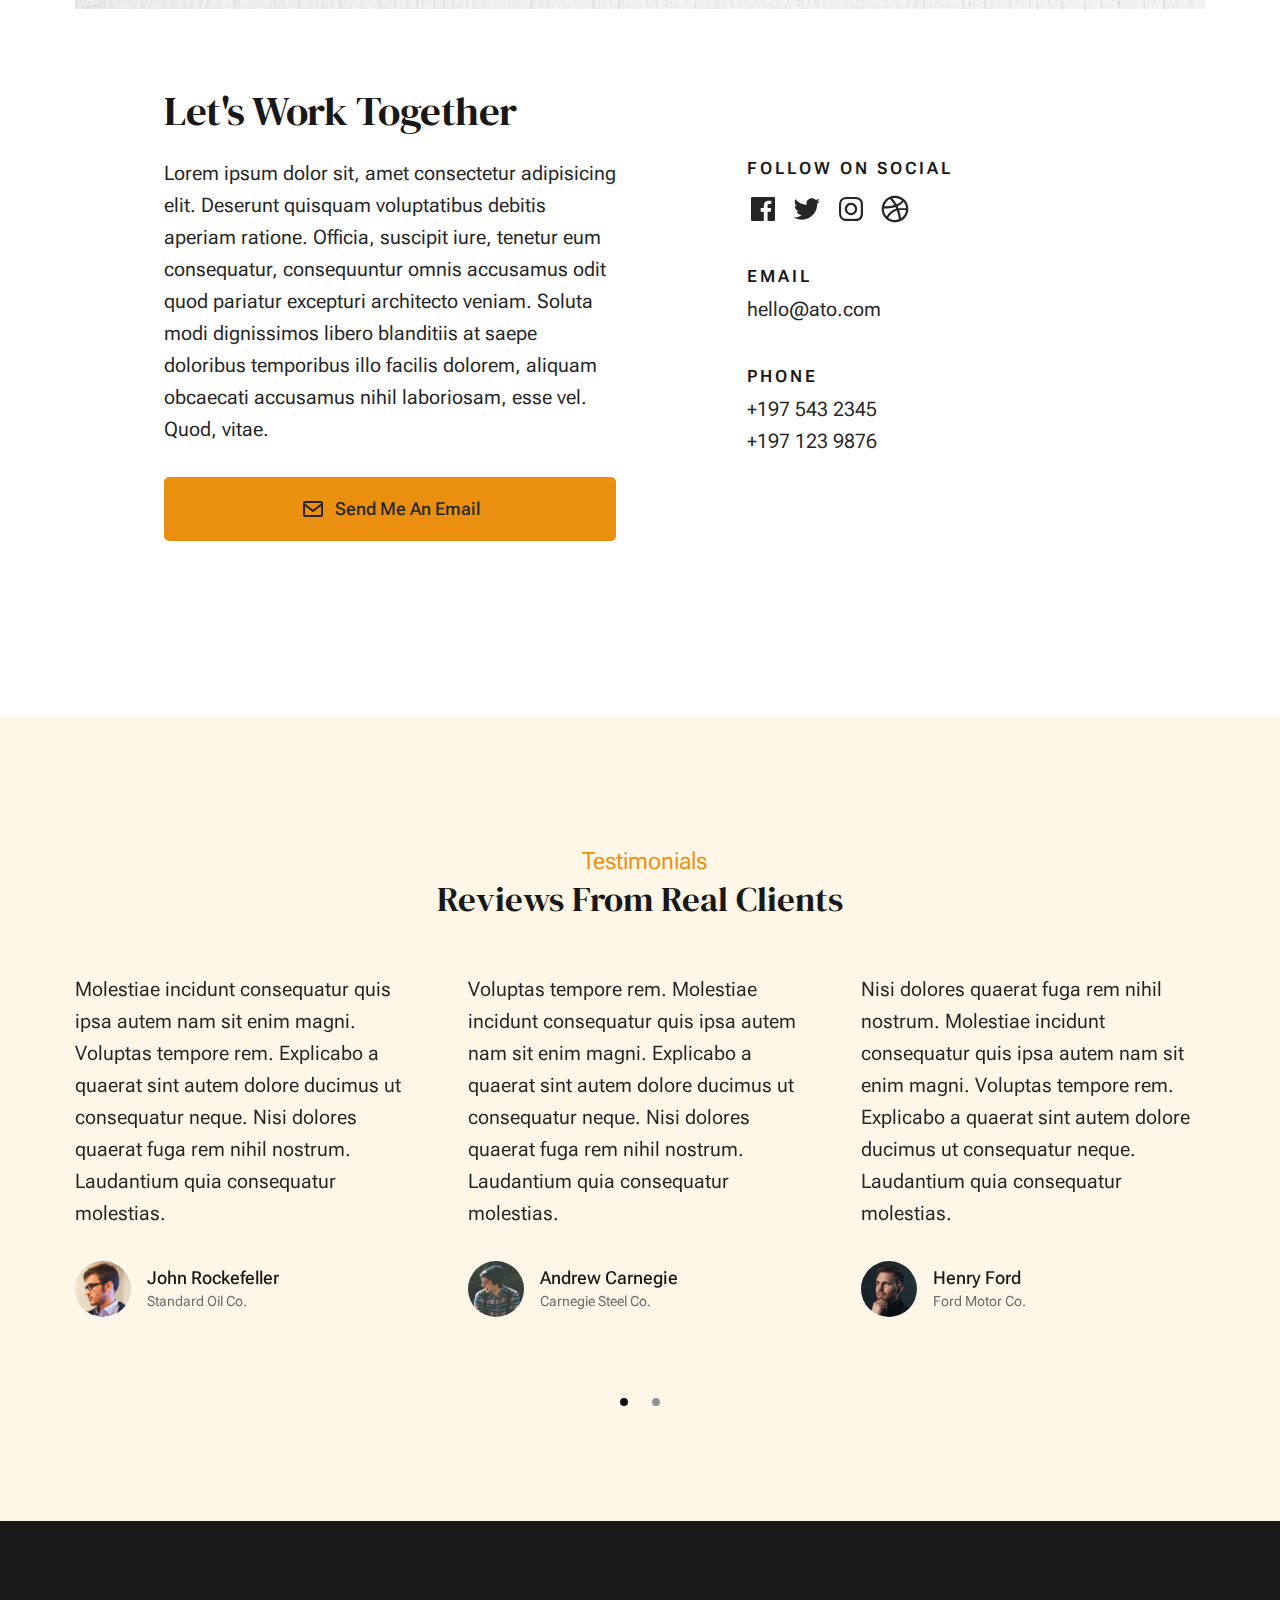
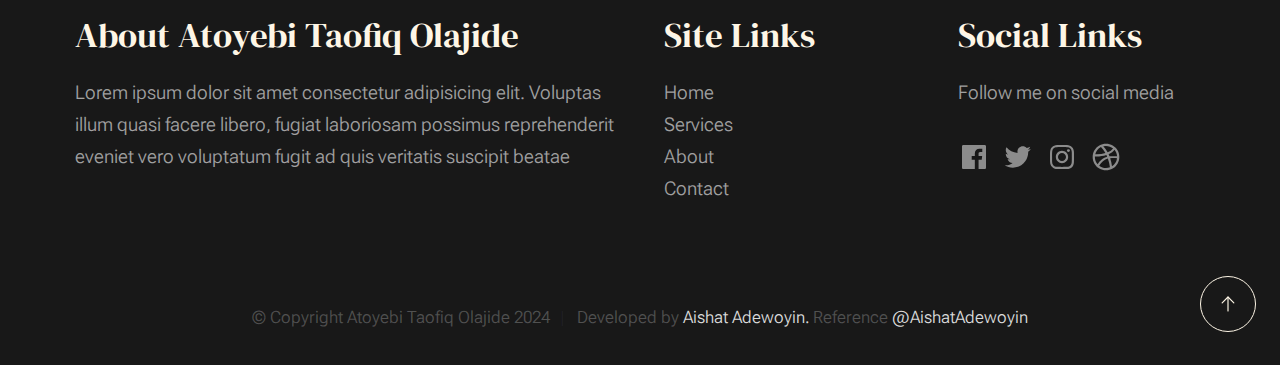
<file: contact.html>
<!DOCTYPE html>
<html lang="en" class="no-js" >
<head>
    <meta charset="utf-8">
    <meta name="viewport" content="width=device-width, initial-scale=1">
    <title>Contact - Aoyebi Taofiq Olajide</title>

    <script>
        document.documentElement.classList.remove('no-js');
        document.documentElement.classList.add('js');
    </script>
    <link rel="stylesheet" href="css/vendor.css">
    <link rel="stylesheet" href="css/styles.css">

    <link rel="apple-touch-icon" sizes="180x180" href="/apple-touch-icon.png">
    <link rel="icon" type="image/png" sizes="32x32" href="/favicon-32x32.png">
    <link rel="icon" type="image/png" sizes="16x16" href="/favicon-16x16.png">
    <link rel="manifest" href="/site.webmanifest">

</head>


<body id="top">
    <div id="preloader">
        <div id="loader" class="dots-fade">
            <div></div>
            <div></div>
            <div></div>
        </div>
    </div>

    <div id="page" class="s-pagewrap">
        <header class="s-header">
            <div class="row s-header__inner width-sixteen-col">

                <div class="s-header__block">
                    <div class="s-header__logo">
                        <a class="logo" href="index.html">
                            <h2 style="margin: 0; color: #fff;">ATO</h2>
                        </a>
                    </div>

                    <a class="s-header__menu-toggle" href="#0"><span>Menu</span></a>
                </div>

                <nav class="s-header__nav">
    
                    <ul class="s-header__menu-links">
                        <li><a href="about.html">About</a></li>
                        <li><a href="services.html">Services</a></li>
                        <li class="current"><a href="contact.html">Contact</a></li>
                    </ul>
                    <div class="s-header__contact">
                        <a href="contact.html" class="btn btn--primary s-header__contact-btn">Let's Work Together</a>                        
                    </div>
                </nav>
            </div>
        </header>

        <section id="content" class="s-content">

               <section class="s-pageheader pageheader">
                    <div class="row">
                        <div class="column xl-12">
                            <h1 class="page-title">
                                <span class="page-title__small-type text-pretitle">Contact</span>
                                Get In Touch
                            </h1>                            
                        </div>
                    </div>
               </section>

               <section class="s-pagecontent pagecontent">

                    <div class="row pageintro">
                        <div class="column xl-6 lg-12">
                            <h2 class="text-display-title">Let's take your business to the next level.</h2>
                        </div>
                        <div class="column xl-6 lg-12 u-flexitem-x-right">
                            <p class="lead">
                            Lorem ipsum dolor sit amet consectetur, adipisicing elit. Alias eos quas blanditiis, quos sint nostrum fugit aperiam 
                            inventore optio itaque molestias corporis, ipsa tenetur eligendi nihil iste porro, natus culpa consequuntur. Maxime, 
                            corporis tempore. Sed tenetur veritatis velit recusandae eum, molestiae voluptate ducimus laudantium esse illo. 
                            </p>
                        </div>                       
                    </div>  
                    
                    <div class="row pagemedia">
                        <d class="column xl-12">
                            <figure class="page-media">                                
                                <img src="images/thumbs/contact/contact-1200.jpg" 
                                     srcset="images/thumbs/contact/contact-2400.jpg 2400w, 
                                             images/thumbs/contact/contact-1200.jpg 1200w, 
                                             images/thumbs/contact/contact-600.jpg 600w" sizes="(max-width: 2400px) 100vw, 2400px" alt="">
                            </figure>
                        </d>
                    </div>

                    <div class="row width-narrower pagemain">
                        <div class="column xl-12">
                            <h2>Let's Work Together</h2>

                            <div class="row">
                                <div class="column xl-6 md-12 contact-cta">     
                                    <p>
                                    Lorem ipsum dolor sit, amet consectetur adipisicing elit. Deserunt quisquam voluptatibus debitis aperiam ratione. Officia, 
                                    suscipit iure, tenetur eum consequatur, consequuntur omnis accusamus odit quod pariatur excepturi architecto veniam. Soluta 
                                    modi dignissimos libero blanditiis at saepe doloribus temporibus illo facilis dolorem, aliquam obcaecati accusamus nihil 
                                    laboriosam, esse vel. Quod, vitae.
                                    </p>
        
                                    <a href="mailto:#0" class="btn btn--primary u-fullwidth contact-btn">
                                        <svg xmlns="http://www.w3.org/2000/svg" width="24" height="24" viewBox="0 0 24 24" style="fill: rgba(0, 0, 0, 1);transform: -ms-filter;"><path d="M20 4H4c-1.103 0-2 .897-2 2v12c0 1.103.897 2 2 2h16c1.103 0 2-.897 2-2V6c0-1.103-.897-2-2-2zm0 2v.511l-8 6.223-8-6.222V6h16zM4 18V9.044l7.386 5.745a.994.994 0 0 0 1.228 0L20 9.044 20.002 18H4z"></path></svg>
                                        Send Me An Email
                                    </a>
                                </div> 
                                <div class="column xl-5 md-12 u-flexitem-x-right">

                                    <div class="contact-block">
                                        <h6>Follow On Social</h6>
                                        <ul class="contact-social social-list">
                                            <li>
                                                <a href="#0">
                                                    <svg xmlns="http://www.w3.org/2000/svg" width="24" height="24" viewBox="0 0 24 24" style="fill:rgba(0, 0, 0, 1);transform:-ms-filter;"><path d="M20,3H4C3.447,3,3,3.448,3,4v16c0,0.552,0.447,1,1,1h8.615v-6.96h-2.338v-2.725h2.338v-2c0-2.325,1.42-3.592,3.5-3.592 c0.699-0.002,1.399,0.034,2.095,0.107v2.42h-1.435c-1.128,0-1.348,0.538-1.348,1.325v1.735h2.697l-0.35,2.725h-2.348V21H20 c0.553,0,1-0.448,1-1V4C21,3.448,20.553,3,20,3z"></path></svg>
                                                    <span class="u-screen-reader-text">Facebook</span>
                                                </a>
                                            </li>
                                            <li>
                                                <a href="#0">
                                                    <svg xmlns="http://www.w3.org/2000/svg" width="24" height="24" viewBox="0 0 24 24" style="fill:rgba(0, 0, 0, 1);transform:-ms-filter;"><path d="M19.633,7.997c0.013,0.175,0.013,0.349,0.013,0.523c0,5.325-4.053,11.461-11.46,11.461c-2.282,0-4.402-0.661-6.186-1.809 c0.324,0.037,0.636,0.05,0.973,0.05c1.883,0,3.616-0.636,5.001-1.721c-1.771-0.037-3.255-1.197-3.767-2.793 c0.249,0.037,0.499,0.062,0.761,0.062c0.361,0,0.724-0.05,1.061-0.137c-1.847-0.374-3.23-1.995-3.23-3.953v-0.05 c0.537,0.299,1.16,0.486,1.82,0.511C3.534,9.419,2.823,8.184,2.823,6.787c0-0.748,0.199-1.434,0.548-2.032 c1.983,2.443,4.964,4.04,8.306,4.215c-0.062-0.3-0.1-0.611-0.1-0.923c0-2.22,1.796-4.028,4.028-4.028 c1.16,0,2.207,0.486,2.943,1.272c0.91-0.175,1.782-0.512,2.556-0.973c-0.299,0.935-0.936,1.721-1.771,2.22 c0.811-0.088,1.597-0.312,2.319-0.624C21.104,6.712,20.419,7.423,19.633,7.997z"></path></svg>
                                                    <span class="u-screen-reader-text">Twitter</span>
                                                </a>
                                            </li>
                                            <li>
                                                <a href="#0">
                                                    <svg xmlns="http://www.w3.org/2000/svg" width="24" height="24" viewBox="0 0 24 24" style="fill:rgba(0, 0, 0, 1);transform:-ms-filter;"><path d="M11.999,7.377c-2.554,0-4.623,2.07-4.623,4.623c0,2.554,2.069,4.624,4.623,4.624c2.552,0,4.623-2.07,4.623-4.624 C16.622,9.447,14.551,7.377,11.999,7.377L11.999,7.377z M11.999,15.004c-1.659,0-3.004-1.345-3.004-3.003 c0-1.659,1.345-3.003,3.004-3.003s3.002,1.344,3.002,3.003C15.001,13.659,13.658,15.004,11.999,15.004L11.999,15.004z"></path><circle cx="16.806" cy="7.207" r="1.078"></circle><path d="M20.533,6.111c-0.469-1.209-1.424-2.165-2.633-2.632c-0.699-0.263-1.438-0.404-2.186-0.42 c-0.963-0.042-1.268-0.054-3.71-0.054s-2.755,0-3.71,0.054C7.548,3.074,6.809,3.215,6.11,3.479C4.9,3.946,3.945,4.902,3.477,6.111 c-0.263,0.7-0.404,1.438-0.419,2.186c-0.043,0.962-0.056,1.267-0.056,3.71c0,2.442,0,2.753,0.056,3.71 c0.015,0.748,0.156,1.486,0.419,2.187c0.469,1.208,1.424,2.164,2.634,2.632c0.696,0.272,1.435,0.426,2.185,0.45 c0.963,0.042,1.268,0.055,3.71,0.055s2.755,0,3.71-0.055c0.747-0.015,1.486-0.157,2.186-0.419c1.209-0.469,2.164-1.424,2.633-2.633 c0.263-0.7,0.404-1.438,0.419-2.186c0.043-0.962,0.056-1.267,0.056-3.71s0-2.753-0.056-3.71C20.941,7.57,20.801,6.819,20.533,6.111z M19.315,15.643c-0.007,0.576-0.111,1.147-0.311,1.688c-0.305,0.787-0.926,1.409-1.712,1.711c-0.535,0.199-1.099,0.303-1.67,0.311 c-0.95,0.044-1.218,0.055-3.654,0.055c-2.438,0-2.687,0-3.655-0.055c-0.569-0.007-1.135-0.112-1.669-0.311 c-0.789-0.301-1.414-0.923-1.719-1.711c-0.196-0.534-0.302-1.099-0.311-1.669c-0.043-0.95-0.053-1.218-0.053-3.654 c0-2.437,0-2.686,0.053-3.655c0.007-0.576,0.111-1.146,0.311-1.687c0.305-0.789,0.93-1.41,1.719-1.712 c0.534-0.198,1.1-0.303,1.669-0.311c0.951-0.043,1.218-0.055,3.655-0.055c2.437,0,2.687,0,3.654,0.055 c0.571,0.007,1.135,0.112,1.67,0.311c0.786,0.303,1.407,0.925,1.712,1.712c0.196,0.534,0.302,1.099,0.311,1.669 c0.043,0.951,0.054,1.218,0.054,3.655c0,2.436,0,2.698-0.043,3.654H19.315z"></path></svg>
                                                    <span class="u-screen-reader-text">Instagram</span>
                                                </a>
                                            </li>
                                            <li>
                                                <a href="#0">
                                                    <svg xmlns="http://www.w3.org/2000/svg" width="24" height="24" viewBox="0 0 24 24" style="fill: rgba(0, 0, 0, 1);transform:-ms-filter;"><path d="M20.66 6.98a9.932 9.932 0 0 0-3.641-3.64C15.486 2.447 13.813 2 12 2s-3.486.447-5.02 1.34c-1.533.893-2.747 2.107-3.64 3.64S2 10.187 2 12s.446 3.487 1.34 5.02a9.924 9.924 0 0 0 3.641 3.64C8.514 21.553 10.187 22 12 22s3.486-.447 5.02-1.34a9.932 9.932 0 0 0 3.641-3.64C21.554 15.487 22 13.813 22 12s-.446-3.487-1.34-5.02zM12 3.66c2 0 3.772.64 5.32 1.919-.92 1.174-2.286 2.14-4.1 2.9-1.002-1.813-2.088-3.327-3.261-4.54A7.715 7.715 0 0 1 12 3.66zM5.51 6.8a8.116 8.116 0 0 1 2.711-2.22c1.212 1.201 2.325 2.7 3.34 4.5-2 .6-4.114.9-6.341.9-.573 0-1.006-.013-1.3-.04A8.549 8.549 0 0 1 5.51 6.8zM3.66 12c0-.054.003-.12.01-.2.007-.08.01-.146.01-.2.254.014.641.02 1.161.02 2.666 0 5.146-.367 7.439-1.1.187.373.381.793.58 1.26-1.32.293-2.674 1.006-4.061 2.14S6.4 16.247 5.76 17.5c-1.4-1.587-2.1-3.42-2.1-5.5zM12 20.34c-1.894 0-3.594-.587-5.101-1.759.601-1.187 1.524-2.322 2.771-3.401 1.246-1.08 2.483-1.753 3.71-2.02a29.441 29.441 0 0 1 1.56 6.62 8.166 8.166 0 0 1-2.94.56zm7.08-3.96a8.351 8.351 0 0 1-2.58 2.621c-.24-2.08-.7-4.107-1.379-6.081.932-.066 1.765-.1 2.5-.1.799 0 1.686.034 2.659.1a8.098 8.098 0 0 1-1.2 3.46zm-1.24-5c-1.16 0-2.233.047-3.22.14a27.053 27.053 0 0 0-.68-1.62c2.066-.906 3.532-2.006 4.399-3.3 1.2 1.414 1.854 3.027 1.96 4.84-.812-.04-1.632-.06-2.459-.06z"></path></svg>
                                                    <span class="u-screen-reader-text">Dribbble</span>
                                                </a>
                                            </li>
                                        </ul>
                                    </div>

                                    <div class="contact-block">
                                        <h6>Email</h6>
                                        <a href="mailto:#0">hello@ato.com</a>
                                    </div>

                                    <div class="contact-block">
                                        <h6>Phone</h6>
                                        <ul class="contact-list">
                                            <li><a href="tel:197-543-2345">+197 543 2345</a></li>
                                            <li><a href="tel:197-123-9876">+197 123 9876</a></li>
                                        </ul>
                                    </div>

                                </div>
                            </div>
                        </div>                        
                    </div>
               </section>

               <section class="s-testimonials">

                    <div class="s-testimonials__header row row-x-center text-center">
                        <div class="column xl-8 lg-12">
        
                            <p class="text-pretitle">
                            Testimonials
                            </p>
                            <h3>
                            Reviews From Real Clients
                            </h3>                        
        
                        </div>
                    </div>

                    <div class="row s-testimonials__content">
                        <div class="column xl-12 testimonials">

                            <div class="swiper-container testimonials__slider page-slider">

                                <div class="swiper-wrapper">
                                    <div class="testimonials__slide swiper-slide">
                                        <p>
                                        Molestiae incidunt consequatur quis ipsa autem nam sit enim magni. Voluptas tempore rem. 
                                        Explicabo a quaerat sint autem dolore ducimus ut consequatur neque. Nisi dolores quaerat fuga rem nihil nostrum.
                                        Laudantium quia consequatur molestias.
                                        </p>
                                        <div class="testimonials__author">
                                            <img src="images/avatars/user-01.jpg" alt="Author image" class="testimonials__avatar">
                                            <cite class="testimonials__cite">
                                                <strong>John Rockefeller</strong>
                                                <span>Standard Oil Co.</span>
                                            </cite>
                                        </div>
                                    </div>
                                    <div class="testimonials__slide swiper-slide">
                                        <p>
                                        Voluptas tempore rem. Molestiae incidunt consequatur quis ipsa autem nam sit enim magni. 
                                        Explicabo a quaerat sint autem dolore ducimus ut consequatur neque. Nisi dolores quaerat fuga rem nihil nostrum.
                                        Laudantium quia consequatur molestias.
                                        </p>
                                        <div class="testimonials__author">
                                            <img src="images/avatars/user-04.jpg" alt="Author image" class="testimonials__avatar">
                                            <cite class="testimonials__cite">
                                                <strong>Andrew Carnegie</strong>
                                                <span>Carnegie Steel Co.</span>
                                            </cite>
                                        </div>
                                    </div>
                                    <div class="testimonials__slide swiper-slide">
                                        <p>
                                        Nisi dolores quaerat fuga rem nihil nostrum. Molestiae incidunt consequatur quis ipsa autem nam sit enim magni. 
                                        Voluptas tempore rem. Explicabo a quaerat sint autem dolore ducimus ut consequatur neque. 
                                        Laudantium quia consequatur molestias.
                                        </p>
                                        <div class="testimonials__author">
                                            <img src="images/avatars/user-06.jpg" alt="Author image" class="testimonials__avatar">
                                            <cite class="testimonials__cite">
                                                <strong>Henry Ford</strong>
                                                <span>Ford Motor Co.</span>
                                            </cite>
                                        </div>
                                    </div>
                                    <div class="testimonials__slide swiper-slide">
                                        <p>
                                        Molestiae incidunt consequatur quis ipsa autem nam sit enim magni. Voluptas tempore rem. 
                                        Explicabo a quaerat sint autem dolore ducimus ut consequatur neque. Nisi dolores quaerat fuga rem nihil nostrum.
                                        Laudantium quia consequatur molestias.
                                        </p>
                                        <div class="testimonials__author">
                                            <img src="images/avatars/user-02.jpg" alt="Author image" class="testimonials__avatar">
                                            <cite class="testimonials__cite">
                                                <strong>John Morgan</strong>
                                                <span>JP Morgan & Co.</span>
                                            </cite>
                                        </div>
                                    </div> 
                                </div>

                                <div class="swiper-pagination"></div>
                            </div>
                        </div>
                    </div>

               </section>

        </section>

        <footer class="s-footer">
            <div class="row s-footer__content">
                <div class="column xl-6 lg-6 md-12 s-footer__block s-footer__about">
                    <h3>About Atoyebi Taofiq Olajide</h3>
                    <p>
                        Lorem ipsum dolor sit amet consectetur adipisicing elit. Voluptas illum quasi facere libero,
                        fugiat laboriosam possimus reprehenderit eveniet vero voluptatum fugit ad quis veritatis
                        suscipit beatae
                    </p>
                </div>
                <div class="column xl-3 lg-3 md-12 s-footer__block s-footer__site-links">
                    <h3>Site Links</h3>
                    <ul class="link-list">
                        <li><a href="index.html">Home</a></li>
                        <li><a href="services.html">Services</a></li>
                        <!-- <li><a href="blog.html">Journal</a></li> -->
                        <li><a href="about.html">About</a></li>
                        <li><a href="contact.html">Contact</a></li>
                    </ul>
                </div>
                <div class="column xl-3 lg-3 md-12 tab-12 s-footer__block s-footer__newsletter">
                    <h3>Social Links</h3>

                    <p>
                        Follow me on social media
                    </p>
                    <ul class="s-footer__social social-list">
                        <li>
                            <a href="#0" target="_blank">
                                <svg xmlns="http://www.w3.org/2000/svg" width="24" height="24" viewBox="0 0 24 24"
                                    style="fill:rgba(0, 0, 0, 1);transform:-ms-filter;">
                                    <path
                                        d="M20,3H4C3.447,3,3,3.448,3,4v16c0,0.552,0.447,1,1,1h8.615v-6.96h-2.338v-2.725h2.338v-2c0-2.325,1.42-3.592,3.5-3.592 c0.699-0.002,1.399,0.034,2.095,0.107v2.42h-1.435c-1.128,0-1.348,0.538-1.348,1.325v1.735h2.697l-0.35,2.725h-2.348V21H20 c0.553,0,1-0.448,1-1V4C21,3.448,20.553,3,20,3z">
                                    </path>
                                </svg>
                                <span class="u-screen-reader-text">Facebook</span>
                            </a>
                        </li>
                        <li>
                            <a href="#0" target="_blank">
                                <svg xmlns="http://www.w3.org/2000/svg" width="24" height="24" viewBox="0 0 24 24"
                                    style="fill:rgba(0, 0, 0, 1);transform:-ms-filter;">
                                    <path
                                        d="M19.633,7.997c0.013,0.175,0.013,0.349,0.013,0.523c0,5.325-4.053,11.461-11.46,11.461c-2.282,0-4.402-0.661-6.186-1.809 c0.324,0.037,0.636,0.05,0.973,0.05c1.883,0,3.616-0.636,5.001-1.721c-1.771-0.037-3.255-1.197-3.767-2.793 c0.249,0.037,0.499,0.062,0.761,0.062c0.361,0,0.724-0.05,1.061-0.137c-1.847-0.374-3.23-1.995-3.23-3.953v-0.05 c0.537,0.299,1.16,0.486,1.82,0.511C3.534,9.419,2.823,8.184,2.823,6.787c0-0.748,0.199-1.434,0.548-2.032 c1.983,2.443,4.964,4.04,8.306,4.215c-0.062-0.3-0.1-0.611-0.1-0.923c0-2.22,1.796-4.028,4.028-4.028 c1.16,0,2.207,0.486,2.943,1.272c0.91-0.175,1.782-0.512,2.556-0.973c-0.299,0.935-0.936,1.721-1.771,2.22 c0.811-0.088,1.597-0.312,2.319-0.624C21.104,6.712,20.419,7.423,19.633,7.997z">
                                    </path>
                                </svg>
                                <span class="u-screen-reader-text">Twitter</span>
                            </a>
                        </li>
                        <li>
                            <a href="#0" target="_blank">
                                <svg xmlns="http://www.w3.org/2000/svg" width="24" height="24" viewBox="0 0 24 24"
                                    style="fill:rgba(0, 0, 0, 1);transform:-ms-filter;">
                                    <path
                                        d="M11.999,7.377c-2.554,0-4.623,2.07-4.623,4.623c0,2.554,2.069,4.624,4.623,4.624c2.552,0,4.623-2.07,4.623-4.624 C16.622,9.447,14.551,7.377,11.999,7.377L11.999,7.377z M11.999,15.004c-1.659,0-3.004-1.345-3.004-3.003 c0-1.659,1.345-3.003,3.004-3.003s3.002,1.344,3.002,3.003C15.001,13.659,13.658,15.004,11.999,15.004L11.999,15.004z">
                                    </path>
                                    <circle cx="16.806" cy="7.207" r="1.078"></circle>
                                    <path
                                        d="M20.533,6.111c-0.469-1.209-1.424-2.165-2.633-2.632c-0.699-0.263-1.438-0.404-2.186-0.42 c-0.963-0.042-1.268-0.054-3.71-0.054s-2.755,0-3.71,0.054C7.548,3.074,6.809,3.215,6.11,3.479C4.9,3.946,3.945,4.902,3.477,6.111 c-0.263,0.7-0.404,1.438-0.419,2.186c-0.043,0.962-0.056,1.267-0.056,3.71c0,2.442,0,2.753,0.056,3.71 c0.015,0.748,0.156,1.486,0.419,2.187c0.469,1.208,1.424,2.164,2.634,2.632c0.696,0.272,1.435,0.426,2.185,0.45 c0.963,0.042,1.268,0.055,3.71,0.055s2.755,0,3.71-0.055c0.747-0.015,1.486-0.157,2.186-0.419c1.209-0.469,2.164-1.424,2.633-2.633 c0.263-0.7,0.404-1.438,0.419-2.186c0.043-0.962,0.056-1.267,0.056-3.71s0-2.753-0.056-3.71C20.941,7.57,20.801,6.819,20.533,6.111z M19.315,15.643c-0.007,0.576-0.111,1.147-0.311,1.688c-0.305,0.787-0.926,1.409-1.712,1.711c-0.535,0.199-1.099,0.303-1.67,0.311 c-0.95,0.044-1.218,0.055-3.654,0.055c-2.438,0-2.687,0-3.655-0.055c-0.569-0.007-1.135-0.112-1.669-0.311 c-0.789-0.301-1.414-0.923-1.719-1.711c-0.196-0.534-0.302-1.099-0.311-1.669c-0.043-0.95-0.053-1.218-0.053-3.654 c0-2.437,0-2.686,0.053-3.655c0.007-0.576,0.111-1.146,0.311-1.687c0.305-0.789,0.93-1.41,1.719-1.712 c0.534-0.198,1.1-0.303,1.669-0.311c0.951-0.043,1.218-0.055,3.655-0.055c2.437,0,2.687,0,3.654,0.055 c0.571,0.007,1.135,0.112,1.67,0.311c0.786,0.303,1.407,0.925,1.712,1.712c0.196,0.534,0.302,1.099,0.311,1.669 c0.043,0.951,0.054,1.218,0.054,3.655c0,2.436,0,2.698-0.043,3.654H19.315z">
                                    </path>
                                </svg>
                                <span class="u-screen-reader-text">Instagram</span>
                            </a>
                        </li>
                        <li>
                            <a href="#0" target="_blank">
                                <svg xmlns="http://www.w3.org/2000/svg" width="24" height="24" viewBox="0 0 24 24"
                                    style="fill: rgba(0, 0, 0, 1);transform: -ms-filter;">
                                    <path
                                        d="M20.66 6.98a9.932 9.932 0 0 0-3.641-3.64C15.486 2.447 13.813 2 12 2s-3.486.447-5.02 1.34c-1.533.893-2.747 2.107-3.64 3.64S2 10.187 2 12s.446 3.487 1.34 5.02a9.924 9.924 0 0 0 3.641 3.64C8.514 21.553 10.187 22 12 22s3.486-.447 5.02-1.34a9.932 9.932 0 0 0 3.641-3.64C21.554 15.487 22 13.813 22 12s-.446-3.487-1.34-5.02zM12 3.66c2 0 3.772.64 5.32 1.919-.92 1.174-2.286 2.14-4.1 2.9-1.002-1.813-2.088-3.327-3.261-4.54A7.715 7.715 0 0 1 12 3.66zM5.51 6.8a8.116 8.116 0 0 1 2.711-2.22c1.212 1.201 2.325 2.7 3.34 4.5-2 .6-4.114.9-6.341.9-.573 0-1.006-.013-1.3-.04A8.549 8.549 0 0 1 5.51 6.8zM3.66 12c0-.054.003-.12.01-.2.007-.08.01-.146.01-.2.254.014.641.02 1.161.02 2.666 0 5.146-.367 7.439-1.1.187.373.381.793.58 1.26-1.32.293-2.674 1.006-4.061 2.14S6.4 16.247 5.76 17.5c-1.4-1.587-2.1-3.42-2.1-5.5zM12 20.34c-1.894 0-3.594-.587-5.101-1.759.601-1.187 1.524-2.322 2.771-3.401 1.246-1.08 2.483-1.753 3.71-2.02a29.441 29.441 0 0 1 1.56 6.62 8.166 8.166 0 0 1-2.94.56zm7.08-3.96a8.351 8.351 0 0 1-2.58 2.621c-.24-2.08-.7-4.107-1.379-6.081.932-.066 1.765-.1 2.5-.1.799 0 1.686.034 2.659.1a8.098 8.098 0 0 1-1.2 3.46zm-1.24-5c-1.16 0-2.233.047-3.22.14a27.053 27.053 0 0 0-.68-1.62c2.066-.906 3.532-2.006 4.399-3.3 1.2 1.414 1.854 3.027 1.96 4.84-.812-.04-1.632-.06-2.459-.06z">
                                    </path>
                                </svg>
                                <span class="u-screen-reader-text">Dribbble</span>
                            </a>
                        </li>
                    </ul>
                </div>
            </div>

            <div class="s-footer__bottom text-center">
                <p class="ss-copyright">
                    <span>© Copyright Atoyebi Taofiq Olajide 2024</span>
                    <span>Developed by <a href="https://aishat-adewoyin.vercel.app/" target="_blank">Aishat
                            Adewoyin.</a> Reference <a href="https://github.com/AishatAdewoyin"
                            target="_blank">@AishatAdewoyin</a></span>
                </p>
            </div>

            <div class="ss-go-top">
                <a class="smoothscroll" title="Back to Top" href="#top">
                    <svg xmlns="http://www.w3.org/2000/svg" viewBox="0 0 24 24" width="36" height="36" fill="none"
                        stroke="#ffffff" stroke-width="1" stroke-linecap="round" stroke-linejoin="round">&lt;!--!
                        Atomicons Free 1.00 by @atisalab License - https://atomicons.com/license/ (Icons: CC BY 4.0)
                        Copyright 2021 Atomicons --&gt;<polyline points="17 11 12 6 7 11"></polyline>
                        <line x1="12" y1="18" x2="12" y2="6"></line>
                    </svg>
                </a>
            </div>
        </footer>

    </div>

    <script src="js/plugins.js"></script>
    <script src="js/main.js"></script>

</body>
</html>
</file>
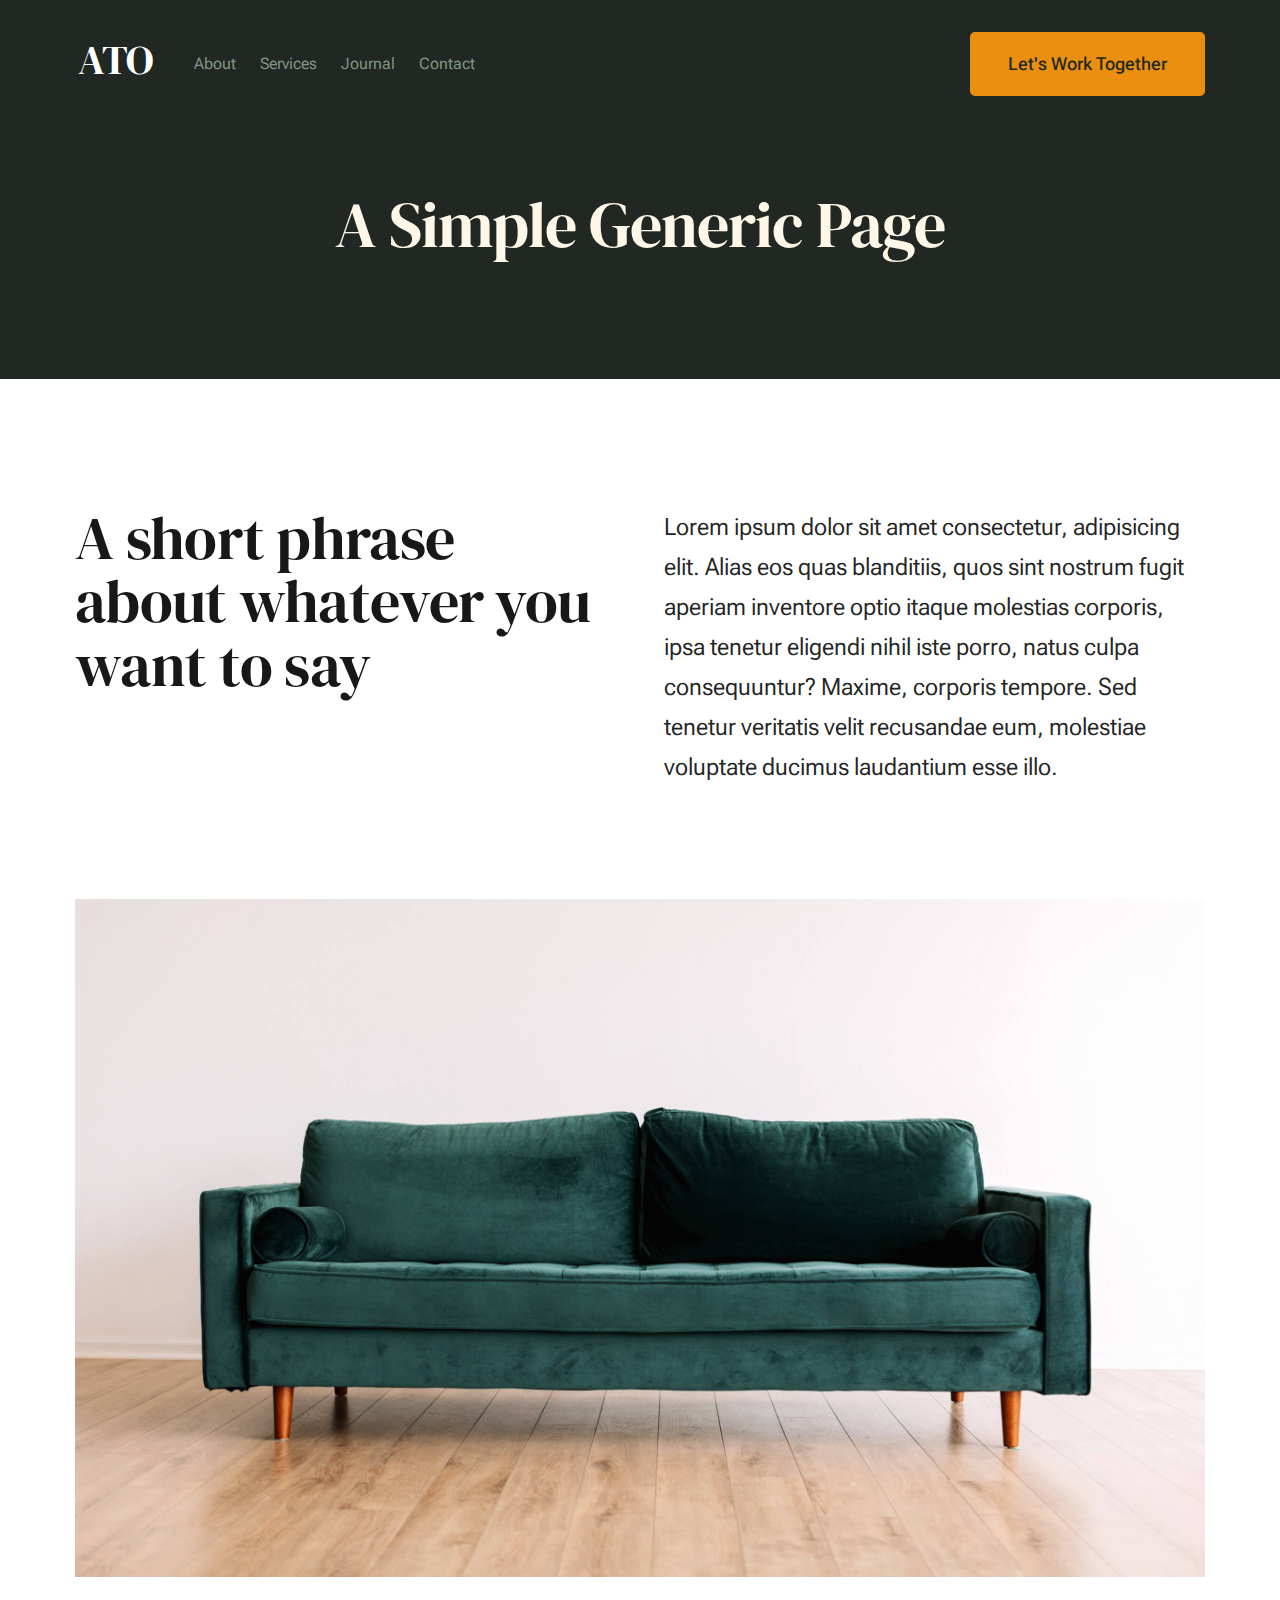
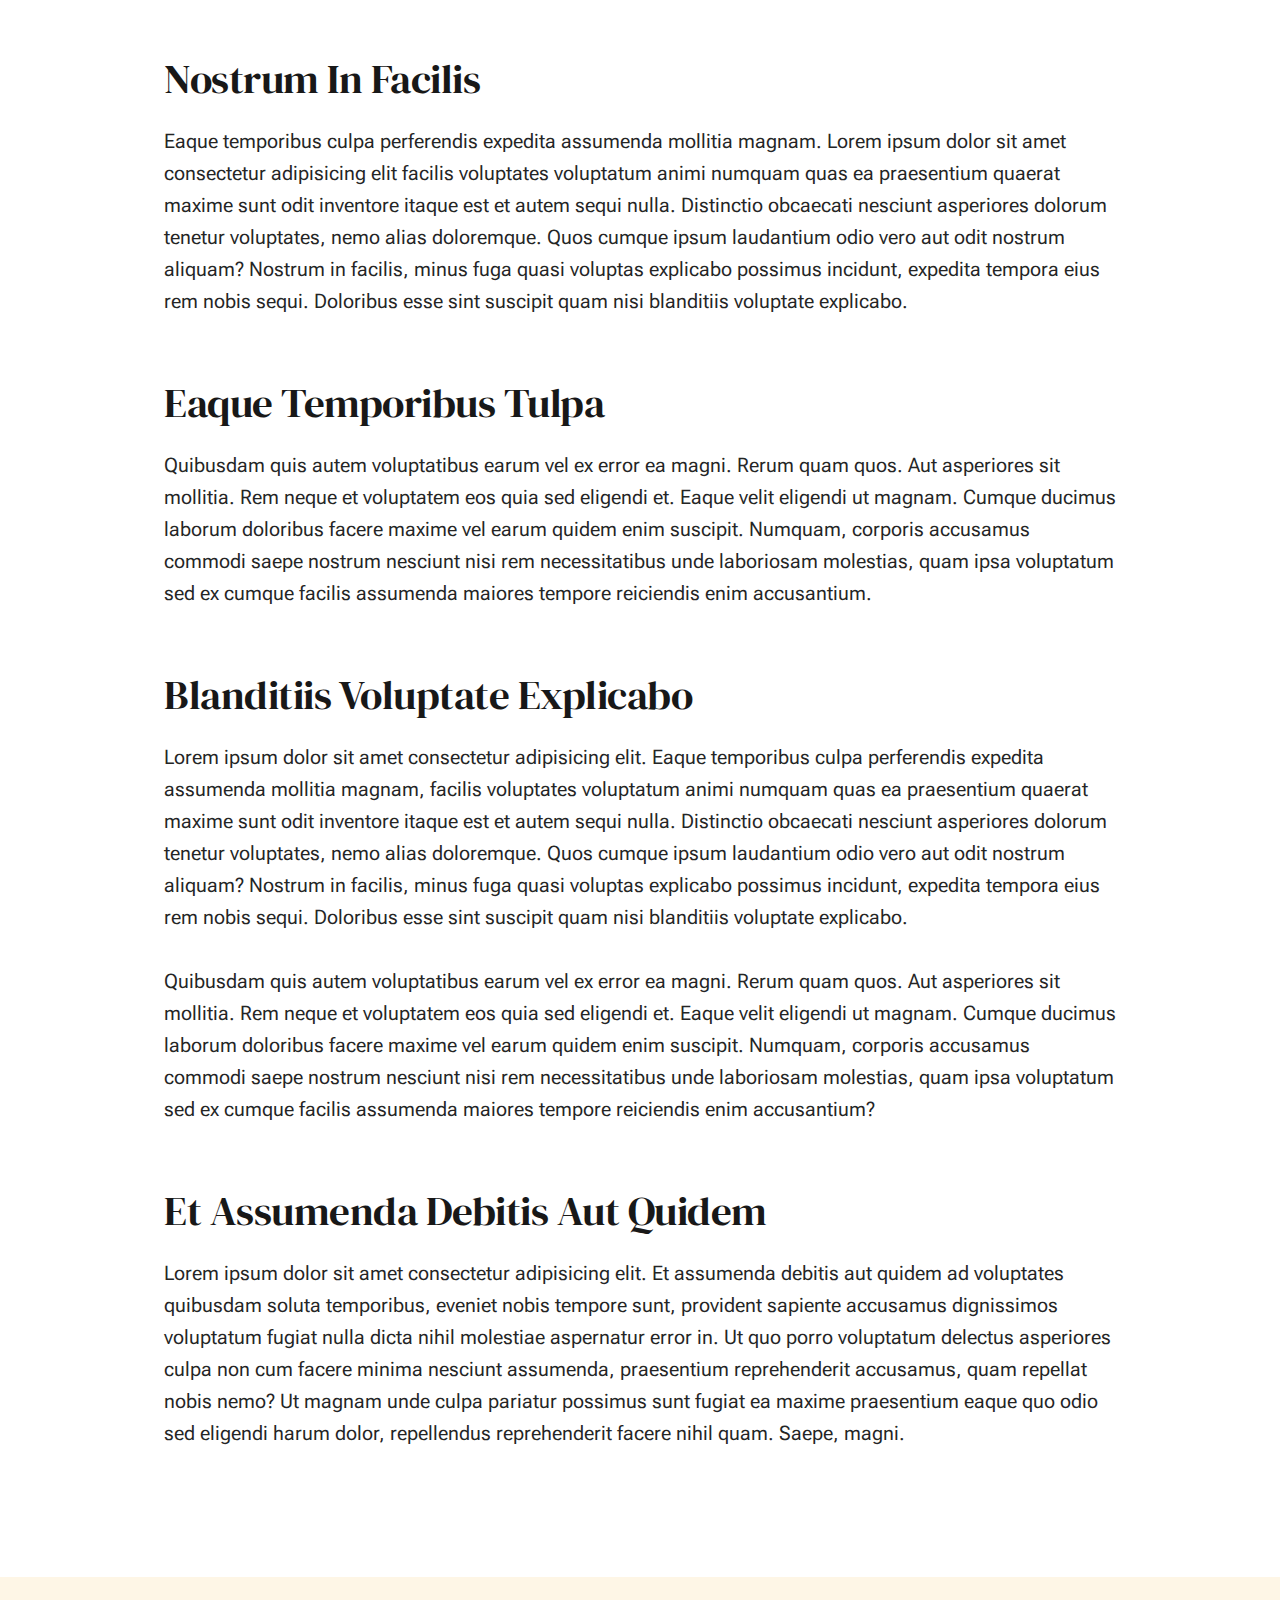
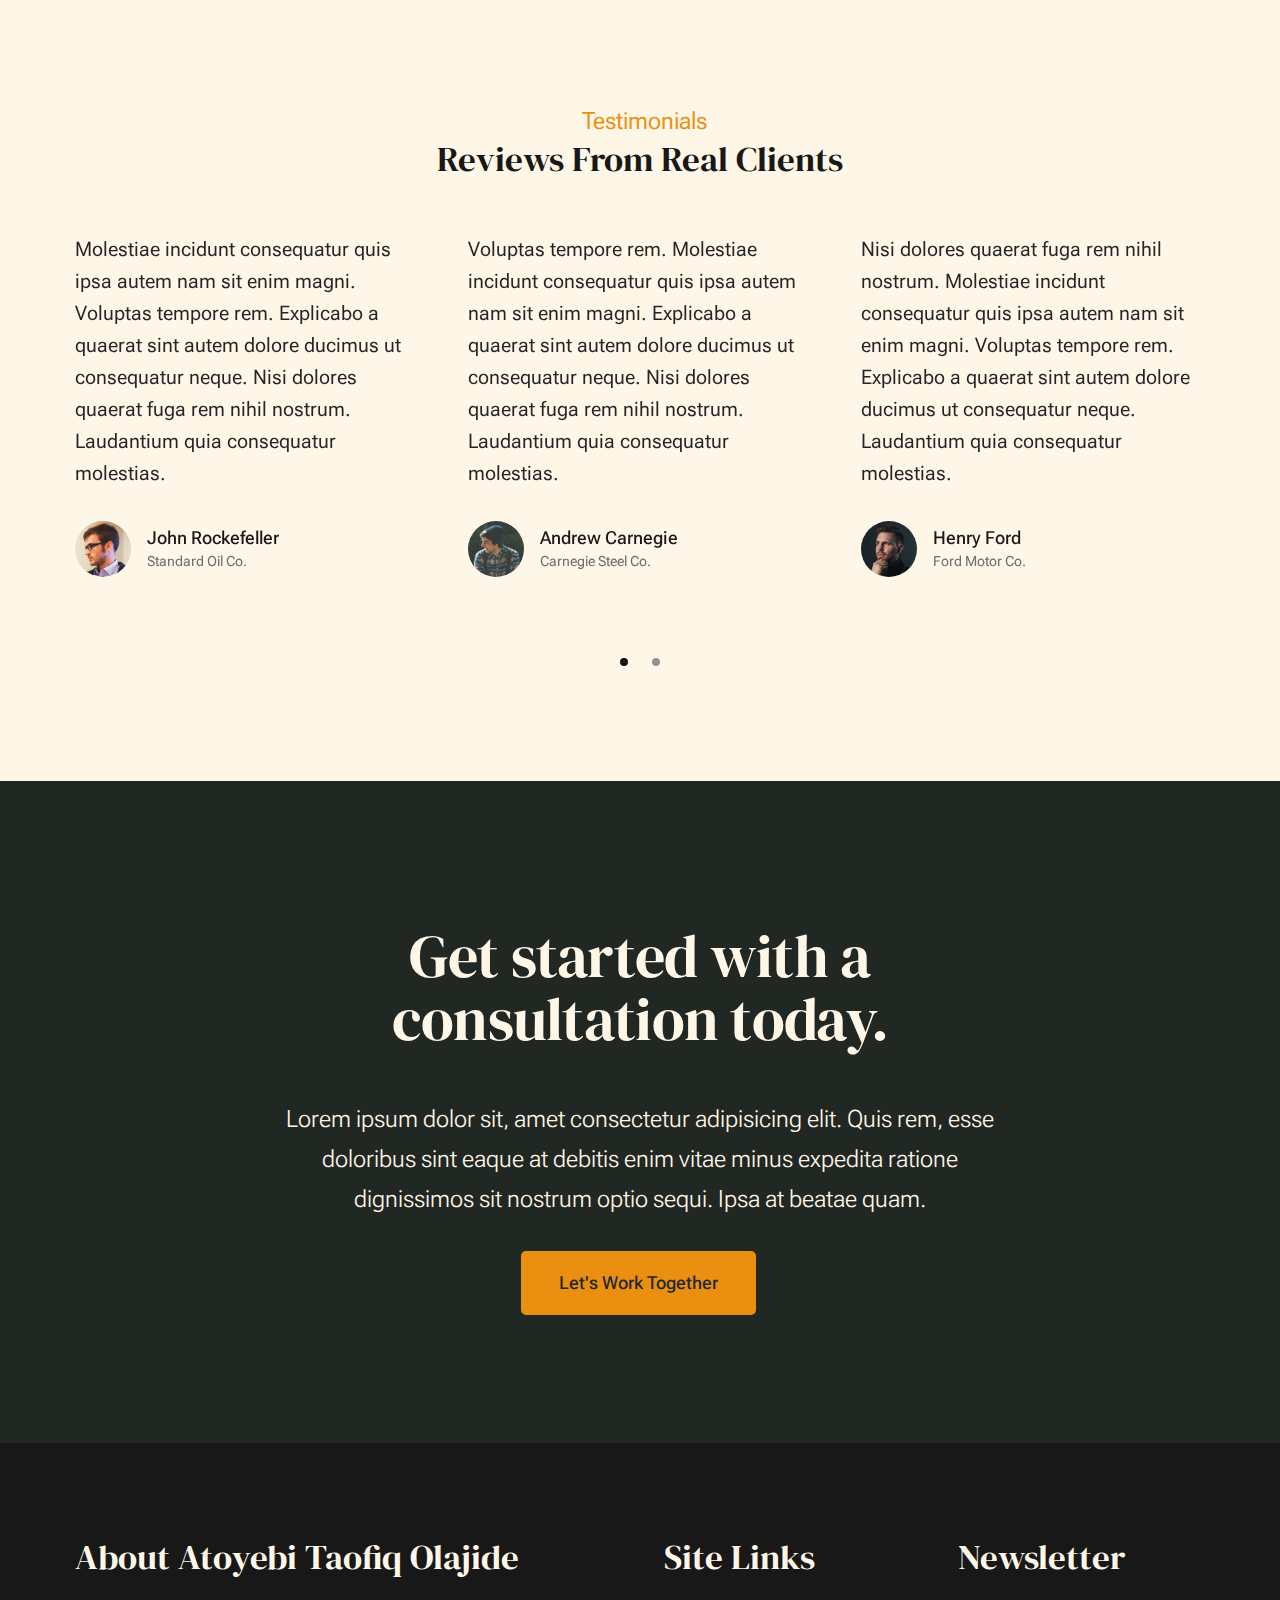
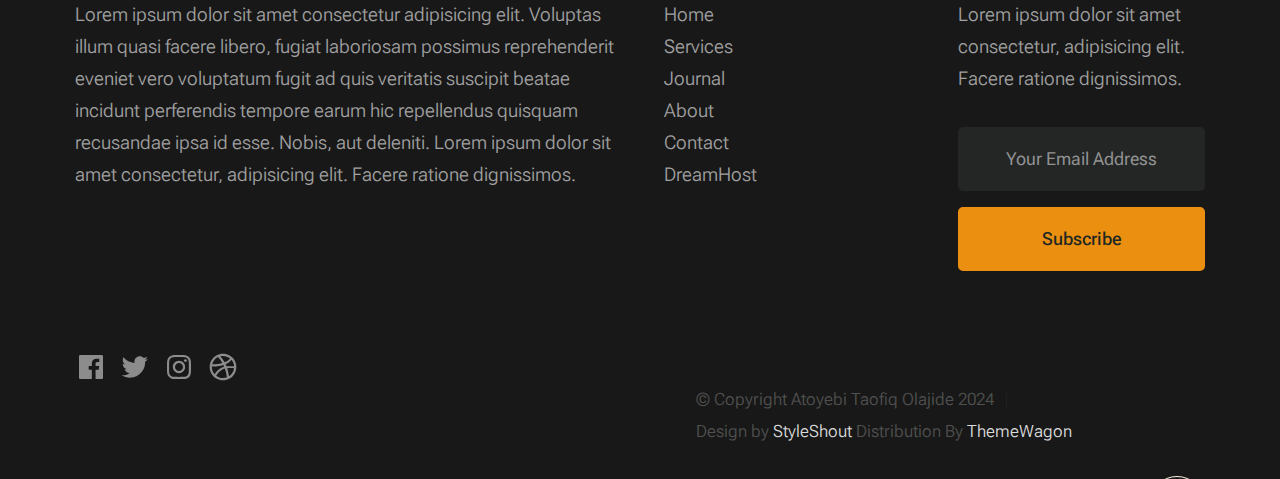
<file: generic.html>
<!DOCTYPE html>
<html lang="en" class="no-js" >
<head>
    <meta charset="utf-8">
    <meta name="viewport" content="width=device-width, initial-scale=1">
    <title>Generic - Atoyebi Taofiq Olajide</title>

    <script>
        document.documentElement.classList.remove('no-js');
        document.documentElement.classList.add('js');
    </script>

    <link rel="stylesheet" href="css/vendor.css">
    <link rel="stylesheet" href="css/styles.css">


    <link rel="apple-touch-icon" sizes="180x180" href="/apple-touch-icon.png">
<link rel="icon" type="image/png" sizes="32x32" href="/favicon-32x32.png">
<link rel="icon" type="image/png" sizes="16x16" href="/favicon-16x16.png">
<link rel="manifest" href="/site.webmanifest">

</head>


<body id="top">
    <div id="preloader">
        <div id="loader" class="dots-fade">
            <div></div>
            <div></div>
            <div></div>
        </div>
    </div>

    <div id="page" class="s-pagewrap">
        <header class="s-header">
            <div class="row s-header__inner width-sixteen-col">
                <div class="s-header__block">
                    <div class="s-header__logo">
                        <a class="logo" href="index.html">
                            <h2 style="margin: 0; color: #fff;">ATO</h2>
                        </a>
                    </div>
                    <a class="s-header__menu-toggle" href="#0"><span>Menu</span></a>
                </div>
                <nav class="s-header__nav">
    
                    <ul class="s-header__menu-links">
                        <li><a href="about.html">About</a></li>
                        <li><a href="services.html">Services</a></li>
                        <li><a href="blog.html">Journal</a></li>
                        <li><a href="contact.html">Contact</a></li>
                    </ul>

                    <div class="s-header__contact">
                        <a href="contact.html" class="btn btn--primary s-header__contact-btn">Let's Work Together</a>                        
                    </div>
                </nav>
            </div>
        </header>

        <section id="content" class="s-content">
               <section class="s-pageheader pageheader">
                    <div class="row">
                        <div class="column xl-12">
                            <h1 class="page-title">
                               A Simple Generic Page
                            </h1>
                            
                        </div>
                    </div>
               </section>
               <section class="s-pagecontent pagecontent">
                    <div class="row pageintro">
                        <div class="column xl-6 lg-12">
                            <h2 class="text-display-title">A short phrase about whatever you want to say</h2>
                        </div>
                        <div class="column xl-6 lg-12 u-flexitem-x-right">
                            <p class="lead">
                            Lorem ipsum dolor sit amet consectetur, adipisicing elit. Alias eos quas blanditiis, quos sint nostrum fugit aperiam 
                            inventore optio itaque molestias corporis, ipsa tenetur eligendi nihil iste porro, natus culpa consequuntur? Maxime, 
                            corporis tempore. Sed tenetur veritatis velit recusandae eum, molestiae voluptate ducimus laudantium esse illo. 
                            </p>
                        </div>                       
                    </div>
                    <div class="row pagemedia">
                        <d class="column xl-12">
                            <figure class="page-media">                                
                                <img src="images/sample-1200.jpg" 
                                     srcset="images/sample-2400.jpg 2400w, 
                                             images/sample-1200.jpg 1200w, 
                                             images/sample-600.jpg 600w" sizes="(max-width: 2400px) 100vw, 2400px" alt="">
                            </figure>
                        </d>
                    </div>

                    <div class="row width-narrower pagemain">
                        <div class="column xl-12"> 

                            <h2>Nostrum In Facilis</h2>
                            <p>
                            Eaque temporibus culpa perferendis expedita assumenda mollitia magnam. Lorem ipsum dolor sit amet consectetur adipisicing elit
                            facilis voluptates voluptatum animi numquam quas ea praesentium quaerat maxime sunt odit inventore itaque est et autem sequi nulla. 
                            Distinctio obcaecati nesciunt asperiores dolorum tenetur voluptates, nemo alias doloremque. Quos cumque ipsum laudantium odio vero 
                            aut odit nostrum aliquam? Nostrum in facilis, minus fuga quasi voluptas explicabo possimus incidunt, expedita tempora eius rem nobis sequi. 
                            Doloribus esse sint suscipit quam nisi blanditiis voluptate explicabo.
                            </p>

                            <h2>Eaque Temporibus Tulpa</h2>

                            <p>
                            Quibusdam quis autem voluptatibus earum vel ex error ea magni. Rerum quam quos. Aut asperiores sit mollitia. Rem neque et voluptatem 
                            eos quia sed eligendi et. Eaque velit eligendi ut magnam. Cumque ducimus laborum doloribus facere maxime vel earum quidem enim suscipit. 
                            Numquam, corporis accusamus commodi saepe nostrum nesciunt nisi rem necessitatibus unde laboriosam molestias, quam ipsa voluptatum sed 
                            ex cumque facilis assumenda maiores tempore reiciendis enim accusantium.
                            </p>

                            <h2>Blanditiis Voluptate Explicabo</h2>
                            <p>
                            Lorem ipsum dolor sit amet consectetur adipisicing elit. Eaque temporibus culpa perferendis expedita assumenda mollitia magnam, 
                            facilis voluptates voluptatum animi numquam quas ea praesentium quaerat maxime sunt odit inventore itaque est et autem sequi nulla. 
                            Distinctio obcaecati nesciunt asperiores dolorum tenetur voluptates, nemo alias doloremque. Quos cumque ipsum laudantium odio vero aut 
                            odit nostrum aliquam? Nostrum in facilis, minus fuga quasi voluptas explicabo possimus incidunt, expedita tempora eius rem nobis sequi. 
                            Doloribus esse sint suscipit quam nisi blanditiis voluptate explicabo.
                            </p>

                            <p>
                            Quibusdam quis autem voluptatibus earum vel ex error ea magni. Rerum quam quos. Aut asperiores sit mollitia. Rem neque et voluptatem 
                            eos quia sed eligendi et. Eaque velit eligendi ut magnam. Cumque ducimus laborum doloribus facere maxime vel earum quidem enim suscipit. 
                            Numquam, corporis accusamus commodi saepe nostrum nesciunt nisi rem necessitatibus unde laboriosam molestias, quam ipsa voluptatum sed 
                            ex cumque facilis assumenda maiores tempore reiciendis enim accusantium?
                            </p>                   

                            <h2>Et Assumenda Debitis Aut Quidem</h2>
                            <p>
                            Lorem ipsum dolor sit amet consectetur adipisicing elit. Et assumenda debitis aut quidem ad voluptates quibusdam soluta temporibus, 
                            eveniet nobis tempore sunt, provident sapiente accusamus dignissimos voluptatum fugiat nulla dicta nihil molestiae aspernatur error in. 
                            Ut quo porro voluptatum delectus asperiores culpa non cum facere minima nesciunt assumenda, praesentium reprehenderit accusamus, quam 
                            repellat nobis nemo? Ut magnam unde culpa pariatur possimus sunt fugiat ea maxime praesentium eaque quo odio sed eligendi harum dolor, 
                            repellendus reprehenderit facere nihil quam. Saepe, magni.
                            </p>
                        </div>
                    </div>
               </section>

               <section class="s-testimonials">
                    <div class="s-testimonials__header row row-x-center text-center">
                        <div class="column xl-8 lg-12">
                            <p class="text-pretitle">
                            Testimonials
                            </p>
                            <h3>
                            Reviews From Real Clients
                            </h3>                        
                        </div>
                    </div>
                    <div class="row s-testimonials__content">
                        <div class="column xl-12 testimonials">

                            <div class="swiper-container testimonials__slider page-slider">

                                <div class="swiper-wrapper">
                                    <div class="testimonials__slide swiper-slide">
                                        <p>
                                        Molestiae incidunt consequatur quis ipsa autem nam sit enim magni. Voluptas tempore rem. 
                                        Explicabo a quaerat sint autem dolore ducimus ut consequatur neque. Nisi dolores quaerat fuga rem nihil nostrum.
                                        Laudantium quia consequatur molestias.
                                        </p>
                                        <div class="testimonials__author">
                                            <img src="images/avatars/user-01.jpg" alt="Author image" class="testimonials__avatar">
                                            <cite class="testimonials__cite">
                                                <strong>John Rockefeller</strong>
                                                <span>Standard Oil Co.</span>
                                            </cite>
                                        </div>
                                    </div>
                                    <div class="testimonials__slide swiper-slide">
                                        <p>
                                        Voluptas tempore rem. Molestiae incidunt consequatur quis ipsa autem nam sit enim magni. 
                                        Explicabo a quaerat sint autem dolore ducimus ut consequatur neque. Nisi dolores quaerat fuga rem nihil nostrum.
                                        Laudantium quia consequatur molestias.
                                        </p>
                                        <div class="testimonials__author">
                                            <img src="images/avatars/user-04.jpg" alt="Author image" class="testimonials__avatar">
                                            <cite class="testimonials__cite">
                                                <strong>Andrew Carnegie</strong>
                                                <span>Carnegie Steel Co.</span>
                                            </cite>
                                        </div>
                                    </div>
                                    <div class="testimonials__slide swiper-slide">
                                        <p>
                                        Nisi dolores quaerat fuga rem nihil nostrum. Molestiae incidunt consequatur quis ipsa autem nam sit enim magni. 
                                        Voluptas tempore rem. Explicabo a quaerat sint autem dolore ducimus ut consequatur neque. 
                                        Laudantium quia consequatur molestias.
                                        </p>
                                        <div class="testimonials__author">
                                            <img src="images/avatars/user-06.jpg" alt="Author image" class="testimonials__avatar">
                                            <cite class="testimonials__cite">
                                                <strong>Henry Ford</strong>
                                                <span>Ford Motor Co.</span>
                                            </cite>
                                        </div>
                                    </div>
                                    <div class="testimonials__slide swiper-slide">
                                        <p>
                                        Molestiae incidunt consequatur quis ipsa autem nam sit enim magni. Voluptas tempore rem. 
                                        Explicabo a quaerat sint autem dolore ducimus ut consequatur neque. Nisi dolores quaerat fuga rem nihil nostrum.
                                        Laudantium quia consequatur molestias.
                                        </p>
                                        <div class="testimonials__author">
                                            <img src="images/avatars/user-02.jpg" alt="Author image" class="testimonials__avatar">
                                            <cite class="testimonials__cite">
                                                <strong>John Morgan</strong>
                                                <span>JP Morgan & Co.</span>
                                            </cite>
                                        </div>
                                    </div> 
                                </div>

                                <div class="swiper-pagination"></div>
                            </div>
                        </div>
                    </div>
               </section>
        </section>
        <section id="cta" class="s-cta">
            <div class="row row-x-center text-center">
                <div class="column xl-8 lg-12">
                    <div class="s-cta__content">
                        <h2 class="text-display-title">
                        Get started with a consultation today.
                        </h2>
                        <p class="lead">
                        Lorem ipsum dolor sit, amet consectetur adipisicing elit. Quis rem, esse doloribus sint eaque at debitis enim vitae minus expedita ratione dignissimos sit nostrum optio sequi. Ipsa at beatae quam.
                        </p>
                        <a href="contact.html" class="btn btn--primary">Let's Work Together</a>
                    </div>

                </div>
            </div>

        </section>
        <footer class="s-footer">
            <div class="row s-footer__content">
                <div class="column xl-6 lg-6 md-12 s-footer__block s-footer__about">                    
                    <h3>About Atoyebi Taofiq Olajide</h3>
                    <p>
                    Lorem ipsum dolor sit amet consectetur adipisicing elit. Voluptas illum quasi facere libero, 
                    fugiat laboriosam possimus reprehenderit eveniet vero voluptatum fugit ad quis veritatis suscipit beatae 
                    incidunt perferendis tempore earum hic repellendus quisquam recusandae ipsa id esse. Nobis, aut deleniti.
                    Lorem ipsum dolor sit amet consectetur, adipisicing elit. Facere ratione dignissimos.
                    </p>               
                </div>                
                <div class="column xl-3 lg-6 md-12 s-footer__block s-footer__site-links">
                    <h3>Site Links</h3>
                    <ul class="link-list">
                        <li><a href="index.html">Home</a></li>
                        <li><a href="services.html">Services</a></li>
                        <li><a href="blog.html">Journal</a></li>
                        <li><a href="about.html">About</a></li>
                        <li><a href="contact.html">Contact</a></li>
                        <li><a href="https://www.dreamhost.com/r.cgi?287326">DreamHost</a></li>
                    </ul>
                </div>
                <div class="column xl-3 lg-6 md-12 tab-12 s-footer__block s-footer__newsletter">
                    <h3>Newsletter</h3>

                    <p>
                    Lorem ipsum dolor sit amet consectetur, adipisicing elit. Facere ratione dignissimos.
                    </p>

                    <div class="subscribe-form">
                        <form id="mc-form" class="mc-form">
                            <input type="email" name="EMAIL" id="mce-EMAIL" class="u-fullwidth text-center" placeholder="Your Email Address" title="The domain portion of the email address is invalid (the portion after the @)." pattern="^([^\x00-\x20\x22\x28\x29\x2c\x2e\x3a-\x3c\x3e\x40\x5b-\x5d\x7f-\xff]+|\x22([^\x0d\x22\x5c\x80-\xff]|\x5c[\x00-\x7f])*\x22)(\x2e([^\x00-\x20\x22\x28\x29\x2c\x2e\x3a-\x3c\x3e\x40\x5b-\x5d\x7f-\xff]+|\x22([^\x0d\x22\x5c\x80-\xff]|\x5c[\x00-\x7f])*\x22))*\x40([^\x00-\x20\x22\x28\x29\x2c\x2e\x3a-\x3c\x3e\x40\x5b-\x5d\x7f-\xff]+|\x5b([^\x0d\x5b-\x5d\x80-\xff]|\x5c[\x00-\x7f])*\x5d)(\x2e([^\x00-\x20\x22\x28\x29\x2c\x2e\x3a-\x3c\x3e\x40\x5b-\x5d\x7f-\xff]+|\x5b([^\x0d\x5b-\x5d\x80-\xff]|\x5c[\x00-\x7f])*\x5d))*(\.\w{2,})+$" required>
                            <input type="submit" name="subscribe" value="Subscribe" class="btn btn--primary btn--small u-fullwidth">
                            <div class="mc-status"></div>
                        </form>
                    </div>
                </div>
            </div>    
            
            <div class="row s-footer__bottom">
                <div class="column xl-6 lg-12">
                    <ul class="s-footer__social social-list">
                        <li>
                            <a href="#0">
                                <svg xmlns="http://www.w3.org/2000/svg" width="24" height="24" viewBox="0 0 24 24" style="fill:rgba(0, 0, 0, 1);transform:;-ms-filter:"><path d="M20,3H4C3.447,3,3,3.448,3,4v16c0,0.552,0.447,1,1,1h8.615v-6.96h-2.338v-2.725h2.338v-2c0-2.325,1.42-3.592,3.5-3.592 c0.699-0.002,1.399,0.034,2.095,0.107v2.42h-1.435c-1.128,0-1.348,0.538-1.348,1.325v1.735h2.697l-0.35,2.725h-2.348V21H20 c0.553,0,1-0.448,1-1V4C21,3.448,20.553,3,20,3z"></path></svg>
                                <span class="u-screen-reader-text">Facebook</span>
                            </a>
                        </li>
                        <li>
                            <a href="#0">
                                <svg xmlns="http://www.w3.org/2000/svg" width="24" height="24" viewBox="0 0 24 24" style="fill:rgba(0, 0, 0, 1);transform:;-ms-filter:"><path d="M19.633,7.997c0.013,0.175,0.013,0.349,0.013,0.523c0,5.325-4.053,11.461-11.46,11.461c-2.282,0-4.402-0.661-6.186-1.809 c0.324,0.037,0.636,0.05,0.973,0.05c1.883,0,3.616-0.636,5.001-1.721c-1.771-0.037-3.255-1.197-3.767-2.793 c0.249,0.037,0.499,0.062,0.761,0.062c0.361,0,0.724-0.05,1.061-0.137c-1.847-0.374-3.23-1.995-3.23-3.953v-0.05 c0.537,0.299,1.16,0.486,1.82,0.511C3.534,9.419,2.823,8.184,2.823,6.787c0-0.748,0.199-1.434,0.548-2.032 c1.983,2.443,4.964,4.04,8.306,4.215c-0.062-0.3-0.1-0.611-0.1-0.923c0-2.22,1.796-4.028,4.028-4.028 c1.16,0,2.207,0.486,2.943,1.272c0.91-0.175,1.782-0.512,2.556-0.973c-0.299,0.935-0.936,1.721-1.771,2.22 c0.811-0.088,1.597-0.312,2.319-0.624C21.104,6.712,20.419,7.423,19.633,7.997z"></path></svg>
                                <span class="u-screen-reader-text">Twitter</span>
                            </a>
                        </li>
                        <li>
                            <a href="#0">
                                <svg xmlns="http://www.w3.org/2000/svg" width="24" height="24" viewBox="0 0 24 24" style="fill:rgba(0, 0, 0, 1);transform:;-ms-filter:"><path d="M11.999,7.377c-2.554,0-4.623,2.07-4.623,4.623c0,2.554,2.069,4.624,4.623,4.624c2.552,0,4.623-2.07,4.623-4.624 C16.622,9.447,14.551,7.377,11.999,7.377L11.999,7.377z M11.999,15.004c-1.659,0-3.004-1.345-3.004-3.003 c0-1.659,1.345-3.003,3.004-3.003s3.002,1.344,3.002,3.003C15.001,13.659,13.658,15.004,11.999,15.004L11.999,15.004z"></path><circle cx="16.806" cy="7.207" r="1.078"></circle><path d="M20.533,6.111c-0.469-1.209-1.424-2.165-2.633-2.632c-0.699-0.263-1.438-0.404-2.186-0.42 c-0.963-0.042-1.268-0.054-3.71-0.054s-2.755,0-3.71,0.054C7.548,3.074,6.809,3.215,6.11,3.479C4.9,3.946,3.945,4.902,3.477,6.111 c-0.263,0.7-0.404,1.438-0.419,2.186c-0.043,0.962-0.056,1.267-0.056,3.71c0,2.442,0,2.753,0.056,3.71 c0.015,0.748,0.156,1.486,0.419,2.187c0.469,1.208,1.424,2.164,2.634,2.632c0.696,0.272,1.435,0.426,2.185,0.45 c0.963,0.042,1.268,0.055,3.71,0.055s2.755,0,3.71-0.055c0.747-0.015,1.486-0.157,2.186-0.419c1.209-0.469,2.164-1.424,2.633-2.633 c0.263-0.7,0.404-1.438,0.419-2.186c0.043-0.962,0.056-1.267,0.056-3.71s0-2.753-0.056-3.71C20.941,7.57,20.801,6.819,20.533,6.111z M19.315,15.643c-0.007,0.576-0.111,1.147-0.311,1.688c-0.305,0.787-0.926,1.409-1.712,1.711c-0.535,0.199-1.099,0.303-1.67,0.311 c-0.95,0.044-1.218,0.055-3.654,0.055c-2.438,0-2.687,0-3.655-0.055c-0.569-0.007-1.135-0.112-1.669-0.311 c-0.789-0.301-1.414-0.923-1.719-1.711c-0.196-0.534-0.302-1.099-0.311-1.669c-0.043-0.95-0.053-1.218-0.053-3.654 c0-2.437,0-2.686,0.053-3.655c0.007-0.576,0.111-1.146,0.311-1.687c0.305-0.789,0.93-1.41,1.719-1.712 c0.534-0.198,1.1-0.303,1.669-0.311c0.951-0.043,1.218-0.055,3.655-0.055c2.437,0,2.687,0,3.654,0.055 c0.571,0.007,1.135,0.112,1.67,0.311c0.786,0.303,1.407,0.925,1.712,1.712c0.196,0.534,0.302,1.099,0.311,1.669 c0.043,0.951,0.054,1.218,0.054,3.655c0,2.436,0,2.698-0.043,3.654H19.315z"></path></svg>
                                <span class="u-screen-reader-text">Instagram</span>
                            </a>
                        </li>
                        <li>
                            <a href="#0">
                                <svg xmlns="http://www.w3.org/2000/svg" width="24" height="24" viewBox="0 0 24 24" style="fill: rgba(0, 0, 0, 1);transform: ;msFilter:;"><path d="M20.66 6.98a9.932 9.932 0 0 0-3.641-3.64C15.486 2.447 13.813 2 12 2s-3.486.447-5.02 1.34c-1.533.893-2.747 2.107-3.64 3.64S2 10.187 2 12s.446 3.487 1.34 5.02a9.924 9.924 0 0 0 3.641 3.64C8.514 21.553 10.187 22 12 22s3.486-.447 5.02-1.34a9.932 9.932 0 0 0 3.641-3.64C21.554 15.487 22 13.813 22 12s-.446-3.487-1.34-5.02zM12 3.66c2 0 3.772.64 5.32 1.919-.92 1.174-2.286 2.14-4.1 2.9-1.002-1.813-2.088-3.327-3.261-4.54A7.715 7.715 0 0 1 12 3.66zM5.51 6.8a8.116 8.116 0 0 1 2.711-2.22c1.212 1.201 2.325 2.7 3.34 4.5-2 .6-4.114.9-6.341.9-.573 0-1.006-.013-1.3-.04A8.549 8.549 0 0 1 5.51 6.8zM3.66 12c0-.054.003-.12.01-.2.007-.08.01-.146.01-.2.254.014.641.02 1.161.02 2.666 0 5.146-.367 7.439-1.1.187.373.381.793.58 1.26-1.32.293-2.674 1.006-4.061 2.14S6.4 16.247 5.76 17.5c-1.4-1.587-2.1-3.42-2.1-5.5zM12 20.34c-1.894 0-3.594-.587-5.101-1.759.601-1.187 1.524-2.322 2.771-3.401 1.246-1.08 2.483-1.753 3.71-2.02a29.441 29.441 0 0 1 1.56 6.62 8.166 8.166 0 0 1-2.94.56zm7.08-3.96a8.351 8.351 0 0 1-2.58 2.621c-.24-2.08-.7-4.107-1.379-6.081.932-.066 1.765-.1 2.5-.1.799 0 1.686.034 2.659.1a8.098 8.098 0 0 1-1.2 3.46zm-1.24-5c-1.16 0-2.233.047-3.22.14a27.053 27.053 0 0 0-.68-1.62c2.066-.906 3.532-2.006 4.399-3.3 1.2 1.414 1.854 3.027 1.96 4.84-.812-.04-1.632-.06-2.459-.06z"></path></svg>
                                <span class="u-screen-reader-text">Dribbble</span>
                            </a>
                        </li>
                    </ul>
                </div>
                <div class="column xl-6 lg-12">
                    <p class="ss-copyright">
                        <span>© Copyright Atoyebi Taofiq Olajide 2024</span> 
                        <span>Design by <a href="https://www.styleshout.com/">StyleShout</a> Distribution By <a href="https://themewagon.com">ThemeWagon</a></span>
                    </p>
                </div>

                <div class="ss-go-top">
                    <a class="smoothscroll" title="Back to Top" href="#top">
                        <svg xmlns="http://www.w3.org/2000/svg" viewBox="0 0 24 24" width="36" height="36" fill="none" stroke="#ffffff" stroke-width="1" stroke-linecap="round" stroke-linejoin="round">&lt;!--!  Atomicons Free 1.00 by @atisalab License - https://atomicons.com/license/ (Icons: CC BY 4.0) Copyright 2021 Atomicons --&gt;<polyline points="17 11 12 6 7 11"></polyline><line x1="12" y1="18" x2="12" y2="6"></line></svg>
                    </a>
                </div>
            </div>
            
        </footer>

    </div>
    <script src="js/plugins.js"></script>
    <script src="js/main.js"></script>
</body>
</html>
</file>
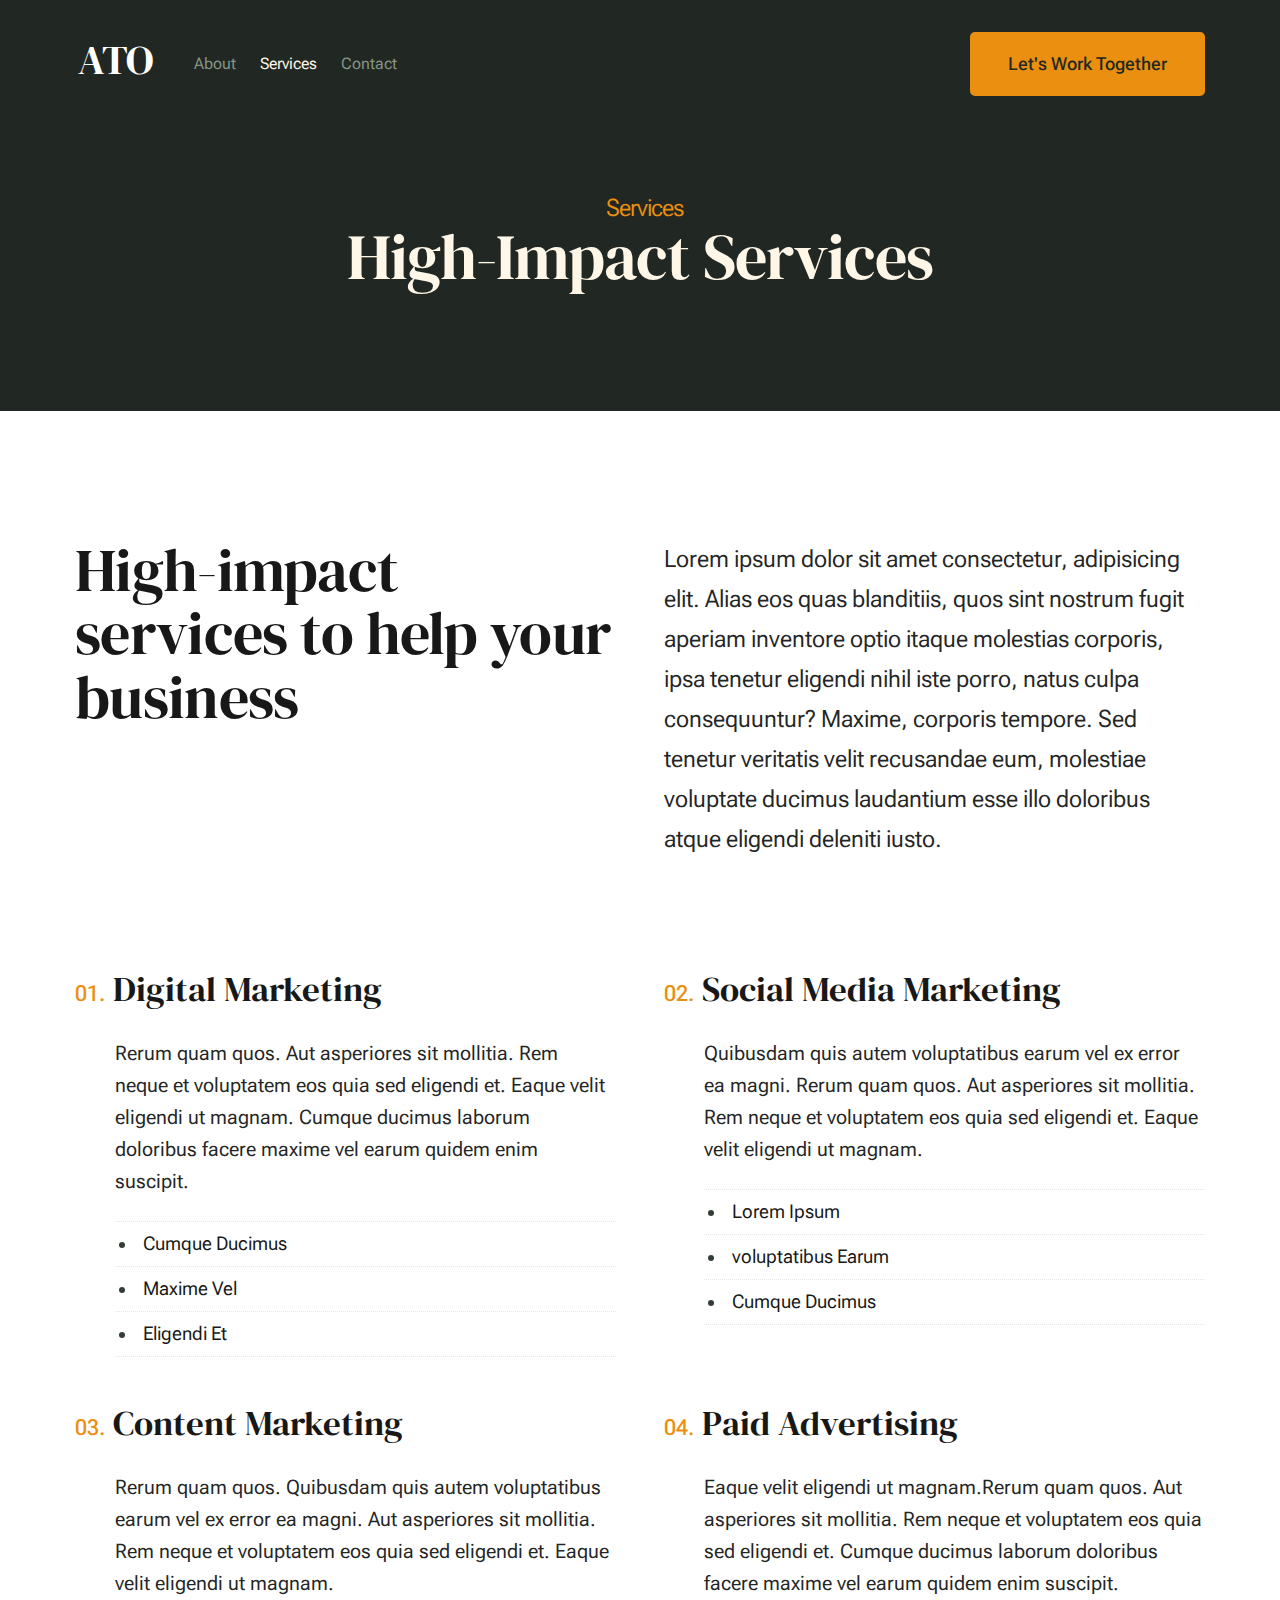
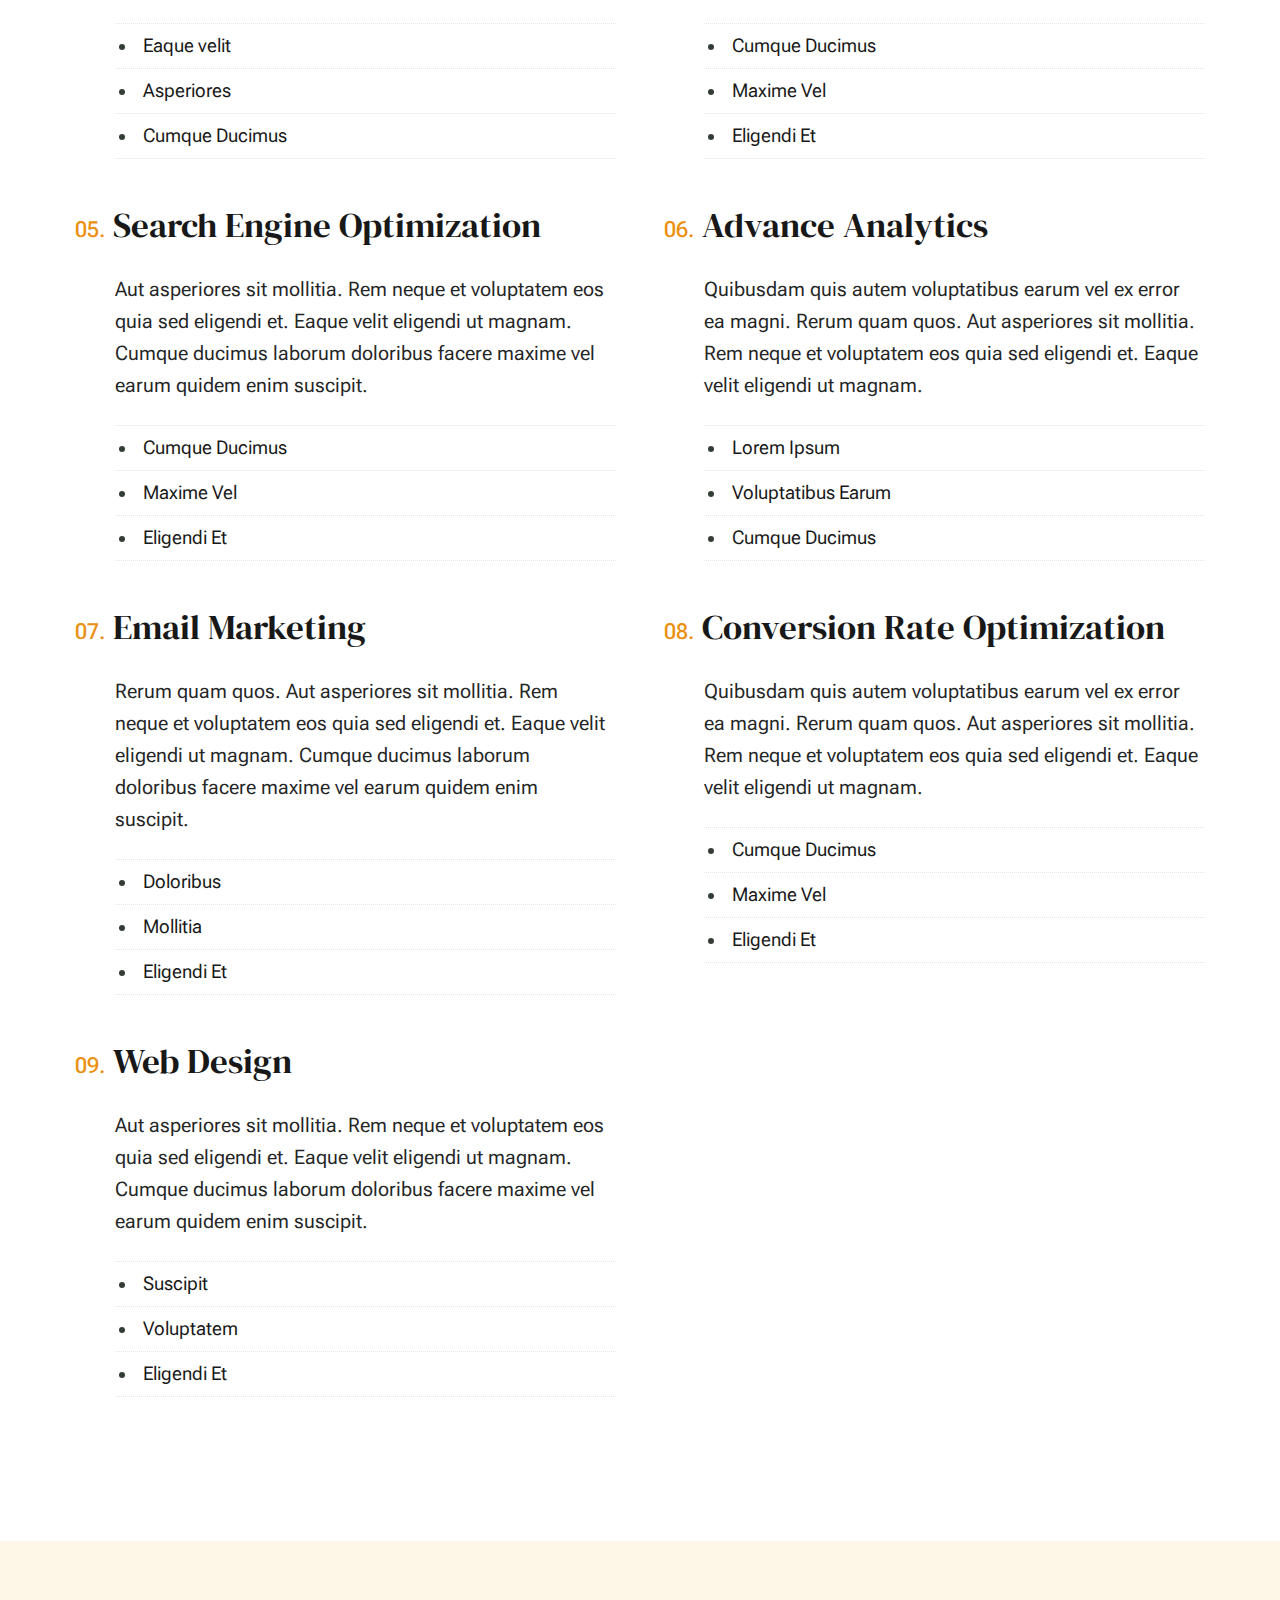
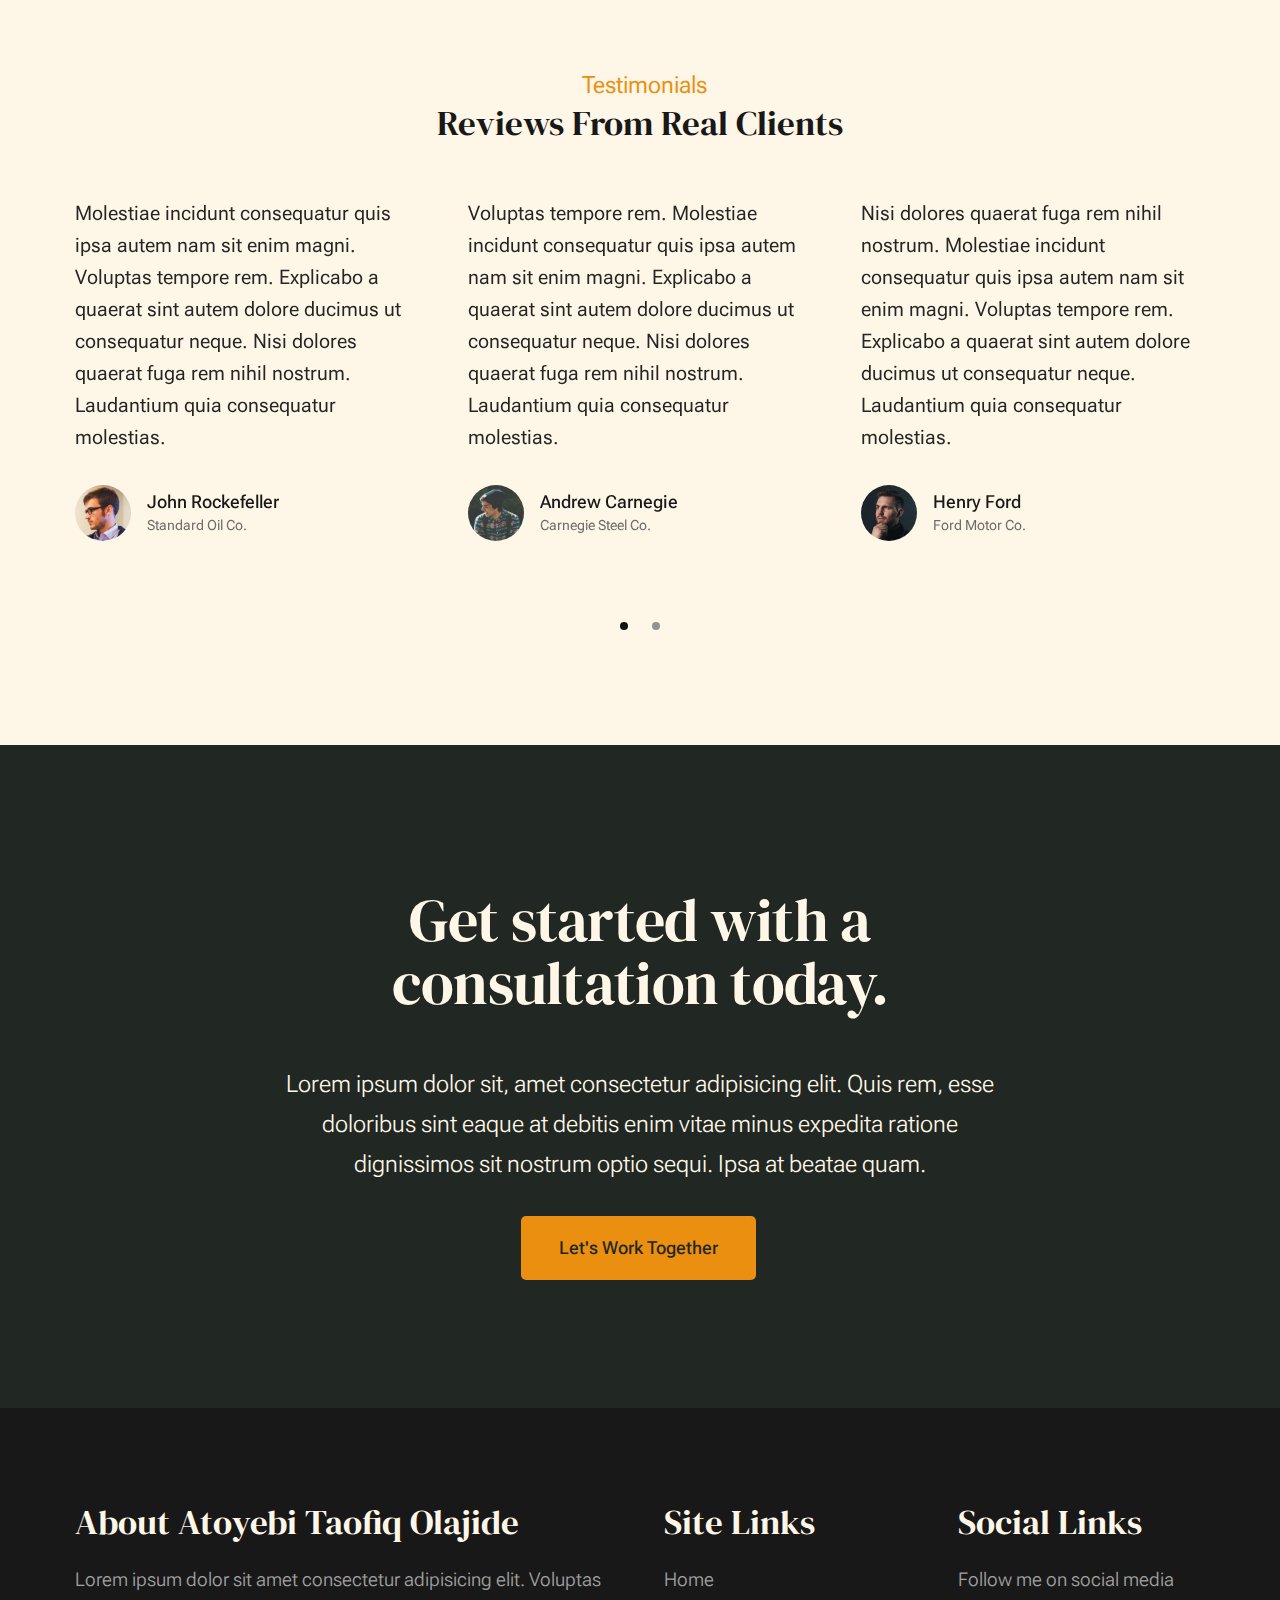
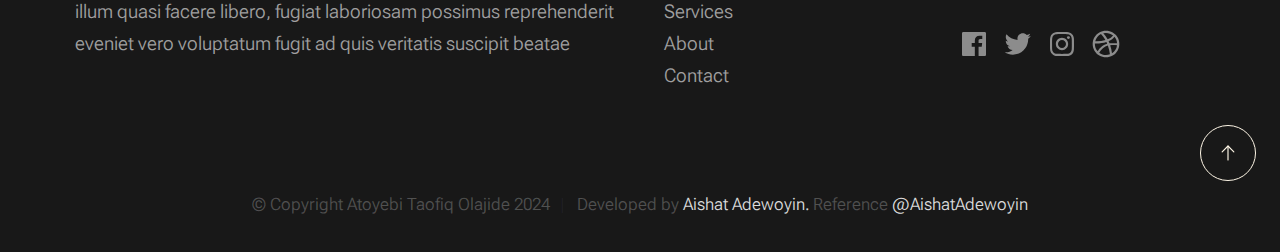
<file: services.html>
<!DOCTYPE html>
<html lang="en" class="no-js" >
<head>
    <meta charset="utf-8">
    <meta name="viewport" content="width=device-width, initial-scale=1">
    <title>Services - Atoyebi Taofiq Olajide</title>

    <script>
        document.documentElement.classList.remove('no-js');
        document.documentElement.classList.add('js');
    </script>
    <link rel="stylesheet" href="css/vendor.css">
    <link rel="stylesheet" href="css/styles.css">

    <link rel="apple-touch-icon" sizes="180x180" href="/apple-touch-icon.png">
<link rel="icon" type="image/png" sizes="32x32" href="/favicon-32x32.png">
<link rel="icon" type="image/png" sizes="16x16" href="/favicon-16x16.png">
<link rel="manifest" href="/site.webmanifest">

</head>


<body id="top">
    <div id="preloader">
        <div id="loader" class="dots-fade">
            <div></div>
            <div></div>
            <div></div>
        </div>
    </div>

    <div id="page" class="s-pagewrap">
        <header class="s-header">

            <div class="row s-header__inner width-sixteen-col">

                <div class="s-header__block">
                    <div class="s-header__logo">
                        <a class="logo" href="index.html">
                            <h2 style="margin: 0; color: #fff;">ATO</h2>
                        </a>
                    </div>

                    <a class="s-header__menu-toggle" href="#0"><span>Menu</span></a>
                </div>

                <nav class="s-header__nav">
    
                    <ul class="s-header__menu-links">
                        <li><a href="about.html">About</a></li>
                        <li class="current"><a href="services.html">Services</a></li>
                        <li><a href="contact.html">Contact</a></li>
                    </ul>

                    <div class="s-header__contact">
                        <a href="contact.html" class="btn btn--primary s-header__contact-btn">Let's Work Together</a>                        
                    </div>
                </nav>
            </div>
        </header>

        <section id="content" class="s-content">

               <section class="s-pageheader pageheader">
                    <div class="row">
                        <div class="column xl-12">
                            <h1 class="page-title">
                                <span class="page-title__small-type text-pretitle">Services</span>
                                High-Impact Services
                            </h1>
                            
                        </div>
                    </div>
               </section>

               <section class="s-pagecontent pagecontent">

                    <div class="row pageintro">
                        <div class="column xl-6 lg-12">
                            <h2 class="text-display-title">High-impact services to help your business</h2>
                        </div>
                        <div class="column xl-6 lg-12 u-flexitem-x-right">
                            <p class="lead">
                            Lorem ipsum dolor sit amet consectetur, adipisicing elit. Alias eos quas blanditiis, quos sint nostrum fugit aperiam 
                            inventore optio itaque molestias corporis, ipsa tenetur eligendi nihil iste porro, natus culpa consequuntur? Maxime, 
                            corporis tempore. Sed tenetur veritatis velit recusandae eum, molestiae voluptate ducimus laudantium esse illo 
                            doloribus atque eligendi deleniti iusto. 
                            </p>
                        </div>                       
                    </div>      

                    <div class="row">
                        <div class="column xl-12 grid-block">             
                            
                            <div class="grid-full grid-list-items list-items show-ctr">
                                
                                <div class="grid-list-items__item list-items__item">
                                    <div class="list-items__item-header">
                                        <h3 class="list-items__item-title">Digital Marketing</h3>
                                    </div>
                                    <div class="list-items__item-text">
                                        <p>
                                        Rerum quam quos. Aut asperiores 
                                        sit mollitia. Rem neque et voluptatem eos quia sed eligendi et. Eaque velit eligendi ut 
                                        magnam. Cumque ducimus laborum doloribus facere maxime vel earum quidem enim suscipit.
                                        </p>

                                        <ul class="list-services">
                                            <li>Cumque Ducimus</li>
                                            <li>Maxime Vel</li>
                                            <li>Eligendi Et</li>
                                        </ul>
                                    </div>
                                </div>
                                <div class="grid-list-items__item list-items__item">
                                    <div class="list-items__item-header">
                                        <h3 class="list-items__item-title">Social Media Marketing</h3>
                                    </div>
                                    <div class="list-items__item-text">
                                        <p>
                                        Quibusdam quis autem voluptatibus earum vel ex error ea magni. Rerum quam quos. Aut asperiores 
                                        sit mollitia. Rem neque et voluptatem eos quia sed eligendi et. Eaque velit eligendi ut 
                                        magnam.
                                        </p>

                                        <ul class="list-services">
                                            <li>Lorem Ipsum</li>
                                            <li>voluptatibus Earum</li>
                                            <li>Cumque Ducimus</li>
                                        </ul>
                                    </div>
                                </div>
                                <div class="grid-list-items__item list-items__item">
                                    <div class="list-items__item-header">
                                        <h3 class="list-items__item-title">Content Marketing</h3>
                                    </div>
                                    <div class="list-items__item-text">
                                        <p>
                                        Rerum quam quos. Quibusdam quis autem voluptatibus earum vel ex error ea magni. Aut asperiores 
                                        sit mollitia. Rem neque et voluptatem eos quia sed eligendi et. Eaque velit eligendi ut 
                                        magnam.
                                        </p>

                                        <ul class="list-services">
                                            <li>Eaque velit</li>
                                            <li>Asperiores</li>
                                            <li>Cumque Ducimus</li>
                                        </ul>
                                    </div>
                                </div>
                                <div class="grid-list-items__item list-items__item">
                                    <div class="list-items__item-header">
                                        <h3 class="list-items__item-title">Paid Advertising</h3>
                                    </div>
                                    <div class="list-items__item-text">
                                        <p>
                                        Eaque velit eligendi ut magnam.Rerum quam quos. Aut asperiores 
                                        sit mollitia. Rem neque et voluptatem eos quia sed eligendi et. 
                                        Cumque ducimus laborum doloribus facere maxime vel earum quidem enim suscipit.
                                        </p>

                                        <ul class="list-services">
                                            <li>Cumque Ducimus</li>
                                            <li>Maxime Vel</li>
                                            <li>Eligendi Et</li>
                                        </ul>
                                    </div>
                                </div>
                                <div class="grid-list-items__item list-items__item">
                                    <div class="list-items__item-header">
                                        <h3 class="list-items__item-title">Search Engine Optimization</h3>
                                    </div>
                                    <div class="list-items__item-text">
                                        <p>
                                        Aut asperiores sit mollitia. Rem neque et voluptatem eos quia sed eligendi et. Eaque velit eligendi ut 
                                        magnam. Cumque ducimus laborum doloribus facere maxime vel earum quidem enim suscipit.
                                        </p>

                                        <ul class="list-services">
                                            <li>Cumque Ducimus</li>
                                            <li>Maxime Vel</li>
                                            <li>Eligendi Et</li>
                                        </ul>
                                    </div>
                                </div> <!-- end list-items__item -->
                                <div class="grid-list-items__item list-items__item">
                                    <div class="list-items__item-header">
                                        <h3 class="list-items__item-title">Advance Analytics</h3>
                                    </div>
                                    <div class="list-items__item-text">
                                        <p>
                                        Quibusdam quis autem voluptatibus earum vel ex error ea magni. Rerum quam quos. Aut asperiores 
                                        sit mollitia. Rem neque et voluptatem eos quia sed eligendi et. Eaque velit eligendi ut 
                                        magnam.
                                        </p>

                                        <ul class="list-services">
                                            <li>Lorem Ipsum</li>
                                            <li>Voluptatibus Earum</li>
                                            <li>Cumque Ducimus</li>
                                        </ul>
                                    </div>
                                </div>
                                <div class="grid-list-items__item list-items__item">
                                    <div class="list-items__item-header">
                                        <h3 class="list-items__item-title">Email Marketing</h3>
                                    </div>
                                    <div class="list-items__item-text">
                                        <p>
                                        Rerum quam quos. Aut asperiores 
                                        sit mollitia. Rem neque et voluptatem eos quia sed eligendi et. Eaque velit eligendi ut 
                                        magnam. Cumque ducimus laborum doloribus facere maxime vel earum quidem enim suscipit.
                                        </p>

                                        <ul class="list-services">
                                            <li>Doloribus</li>
                                            <li>Mollitia</li>
                                            <li>Eligendi Et</li>
                                        </ul>
                                    </div>
                                </div>
                                <div class="grid-list-items__item list-items__item">
                                    <div class="list-items__item-header">
                                        <h3 class="list-items__item-title">Conversion Rate Optimization</h3>
                                    </div>
                                    <div class="list-items__item-text">
                                        <p>
                                        Quibusdam quis autem voluptatibus earum vel ex error ea magni. Rerum quam quos. Aut asperiores 
                                        sit mollitia. Rem neque et voluptatem eos quia sed eligendi et. Eaque velit eligendi ut 
                                        magnam.
                                        </p>

                                        <ul class="list-services">
                                            <li>Cumque Ducimus</li>
                                            <li>Maxime Vel</li>
                                            <li>Eligendi Et</li>
                                        </ul>
                                    </div>
                                </div>
                                <div class="grid-list-items__item list-items__item">
                                    <div class="list-items__item-header">
                                        <h3 class="list-items__item-title">Web Design</h3>
                                    </div>
                                    <div class="list-items__item-text">
                                        <p>
                                        Aut asperiores sit mollitia. Rem neque et voluptatem eos quia sed eligendi et. Eaque velit eligendi ut 
                                        magnam. Cumque ducimus laborum doloribus facere maxime vel earum quidem enim suscipit.
                                        </p>

                                        <ul class="list-services">
                                            <li>Suscipit</li>
                                            <li>Voluptatem</li>
                                            <li>Eligendi Et</li>
                                        </ul>
                                    </div>
                                </div>
                            </div>
                        </div>
                    </div>
               </section>

               <section class="s-testimonials">
                    <div class="s-testimonials__header row row-x-center text-center">
                        <div class="column xl-8 lg-12">
        
                            <p class="text-pretitle">
                            Testimonials
                            </p>
                            <h3>
                            Reviews From Real Clients
                            </h3>                        
                        </div>
                    </div>

                    <div class="row s-testimonials__content">
                        <div class="column xl-12 testimonials">
                            <div class="swiper-container testimonials__slider page-slider">
                                <div class="swiper-wrapper">
                                    <div class="testimonials__slide swiper-slide">
                                        <p>
                                        Molestiae incidunt consequatur quis ipsa autem nam sit enim magni. Voluptas tempore rem. 
                                        Explicabo a quaerat sint autem dolore ducimus ut consequatur neque. Nisi dolores quaerat fuga rem nihil nostrum.
                                        Laudantium quia consequatur molestias.
                                        </p>
                                        <div class="testimonials__author">
                                            <img src="images/avatars/user-01.jpg" alt="Author image" class="testimonials__avatar">
                                            <cite class="testimonials__cite">
                                                <strong>John Rockefeller</strong>
                                                <span>Standard Oil Co.</span>
                                            </cite>
                                        </div>
                                    </div>
                                    <div class="testimonials__slide swiper-slide">
                                        <p>
                                        Voluptas tempore rem. Molestiae incidunt consequatur quis ipsa autem nam sit enim magni. 
                                        Explicabo a quaerat sint autem dolore ducimus ut consequatur neque. Nisi dolores quaerat fuga rem nihil nostrum.
                                        Laudantium quia consequatur molestias.
                                        </p>
                                        <div class="testimonials__author">
                                            <img src="images/avatars/user-04.jpg" alt="Author image" class="testimonials__avatar">
                                            <cite class="testimonials__cite">
                                                <strong>Andrew Carnegie</strong>
                                                <span>Carnegie Steel Co.</span>
                                            </cite>
                                        </div>
                                    </div>
                                    <div class="testimonials__slide swiper-slide">
                                        <p>
                                        Nisi dolores quaerat fuga rem nihil nostrum. Molestiae incidunt consequatur quis ipsa autem nam sit enim magni. 
                                        Voluptas tempore rem. Explicabo a quaerat sint autem dolore ducimus ut consequatur neque. 
                                        Laudantium quia consequatur molestias.
                                        </p>
                                        <div class="testimonials__author">
                                            <img src="images/avatars/user-06.jpg" alt="Author image" class="testimonials__avatar">
                                            <cite class="testimonials__cite">
                                                <strong>Henry Ford</strong>
                                                <span>Ford Motor Co.</span>
                                            </cite>
                                        </div>
                                    </div>
                                    <div class="testimonials__slide swiper-slide">
                                        <p>
                                        Molestiae incidunt consequatur quis ipsa autem nam sit enim magni. Voluptas tempore rem. 
                                        Explicabo a quaerat sint autem dolore ducimus ut consequatur neque. Nisi dolores quaerat fuga rem nihil nostrum.
                                        Laudantium quia consequatur molestias.
                                        </p>
                                        <div class="testimonials__author">
                                            <img src="images/avatars/user-02.jpg" alt="Author image" class="testimonials__avatar">
                                            <cite class="testimonials__cite">
                                                <strong>John Morgan</strong>
                                                <span>JP Morgan & Co.</span>
                                            </cite>
                                        </div>
                                    </div> 
                                </div>

                                <div class="swiper-pagination"></div>
                            </div>
                        </div>
                    </div>
               </section>

        </section>

        <section id="cta" class="s-cta">
            <div class="row row-x-center text-center">
                <div class="column xl-8 lg-12">
                    <div class="s-cta__content">
                        <h2 class="text-display-title">
                        Get started with a consultation today.
                        </h2>
                        <p class="lead">
                        Lorem ipsum dolor sit, amet consectetur adipisicing elit. Quis rem, esse doloribus sint eaque at debitis enim vitae minus expedita ratione dignissimos sit nostrum optio sequi. Ipsa at beatae quam.
                        </p>
                        <a href="contact.html" class="btn btn--primary">Let's Work Together</a>
                    </div>
                </div>
            </div>
        </section>


        <footer class="s-footer">
            <div class="row s-footer__content">
                <div class="column xl-6 lg-6 md-12 s-footer__block s-footer__about">
                    <h3>About Atoyebi Taofiq Olajide</h3>
                    <p>
                        Lorem ipsum dolor sit amet consectetur adipisicing elit. Voluptas illum quasi facere libero,
                        fugiat laboriosam possimus reprehenderit eveniet vero voluptatum fugit ad quis veritatis
                        suscipit beatae
                    </p>
                </div>
                <div class="column xl-3 lg-3 md-12 s-footer__block s-footer__site-links">
                    <h3>Site Links</h3>
                    <ul class="link-list">
                        <li><a href="index.html">Home</a></li>
                        <li><a href="services.html">Services</a></li>
                        <!-- <li><a href="blog.html">Journal</a></li> -->
                        <li><a href="about.html">About</a></li>
                        <li><a href="contact.html">Contact</a></li>
                    </ul>
                </div>
                <div class="column xl-3 lg-3 md-12 tab-12 s-footer__block s-footer__newsletter">
                    <h3>Social Links</h3>

                    <p>
                        Follow me on social media
                    </p>
                    <ul class="s-footer__social social-list">
                        <li>
                            <a href="#0" target="_blank">
                                <svg xmlns="http://www.w3.org/2000/svg" width="24" height="24" viewBox="0 0 24 24"
                                    style="fill:rgba(0, 0, 0, 1);transform:-ms-filter;">
                                    <path
                                        d="M20,3H4C3.447,3,3,3.448,3,4v16c0,0.552,0.447,1,1,1h8.615v-6.96h-2.338v-2.725h2.338v-2c0-2.325,1.42-3.592,3.5-3.592 c0.699-0.002,1.399,0.034,2.095,0.107v2.42h-1.435c-1.128,0-1.348,0.538-1.348,1.325v1.735h2.697l-0.35,2.725h-2.348V21H20 c0.553,0,1-0.448,1-1V4C21,3.448,20.553,3,20,3z">
                                    </path>
                                </svg>
                                <span class="u-screen-reader-text">Facebook</span>
                            </a>
                        </li>
                        <li>
                            <a href="#0" target="_blank">
                                <svg xmlns="http://www.w3.org/2000/svg" width="24" height="24" viewBox="0 0 24 24"
                                    style="fill:rgba(0, 0, 0, 1);transform:-ms-filter;">
                                    <path
                                        d="M19.633,7.997c0.013,0.175,0.013,0.349,0.013,0.523c0,5.325-4.053,11.461-11.46,11.461c-2.282,0-4.402-0.661-6.186-1.809 c0.324,0.037,0.636,0.05,0.973,0.05c1.883,0,3.616-0.636,5.001-1.721c-1.771-0.037-3.255-1.197-3.767-2.793 c0.249,0.037,0.499,0.062,0.761,0.062c0.361,0,0.724-0.05,1.061-0.137c-1.847-0.374-3.23-1.995-3.23-3.953v-0.05 c0.537,0.299,1.16,0.486,1.82,0.511C3.534,9.419,2.823,8.184,2.823,6.787c0-0.748,0.199-1.434,0.548-2.032 c1.983,2.443,4.964,4.04,8.306,4.215c-0.062-0.3-0.1-0.611-0.1-0.923c0-2.22,1.796-4.028,4.028-4.028 c1.16,0,2.207,0.486,2.943,1.272c0.91-0.175,1.782-0.512,2.556-0.973c-0.299,0.935-0.936,1.721-1.771,2.22 c0.811-0.088,1.597-0.312,2.319-0.624C21.104,6.712,20.419,7.423,19.633,7.997z">
                                    </path>
                                </svg>
                                <span class="u-screen-reader-text">Twitter</span>
                            </a>
                        </li>
                        <li>
                            <a href="#0" target="_blank">
                                <svg xmlns="http://www.w3.org/2000/svg" width="24" height="24" viewBox="0 0 24 24"
                                    style="fill:rgba(0, 0, 0, 1);transform:-ms-filter;">
                                    <path
                                        d="M11.999,7.377c-2.554,0-4.623,2.07-4.623,4.623c0,2.554,2.069,4.624,4.623,4.624c2.552,0,4.623-2.07,4.623-4.624 C16.622,9.447,14.551,7.377,11.999,7.377L11.999,7.377z M11.999,15.004c-1.659,0-3.004-1.345-3.004-3.003 c0-1.659,1.345-3.003,3.004-3.003s3.002,1.344,3.002,3.003C15.001,13.659,13.658,15.004,11.999,15.004L11.999,15.004z">
                                    </path>
                                    <circle cx="16.806" cy="7.207" r="1.078"></circle>
                                    <path
                                        d="M20.533,6.111c-0.469-1.209-1.424-2.165-2.633-2.632c-0.699-0.263-1.438-0.404-2.186-0.42 c-0.963-0.042-1.268-0.054-3.71-0.054s-2.755,0-3.71,0.054C7.548,3.074,6.809,3.215,6.11,3.479C4.9,3.946,3.945,4.902,3.477,6.111 c-0.263,0.7-0.404,1.438-0.419,2.186c-0.043,0.962-0.056,1.267-0.056,3.71c0,2.442,0,2.753,0.056,3.71 c0.015,0.748,0.156,1.486,0.419,2.187c0.469,1.208,1.424,2.164,2.634,2.632c0.696,0.272,1.435,0.426,2.185,0.45 c0.963,0.042,1.268,0.055,3.71,0.055s2.755,0,3.71-0.055c0.747-0.015,1.486-0.157,2.186-0.419c1.209-0.469,2.164-1.424,2.633-2.633 c0.263-0.7,0.404-1.438,0.419-2.186c0.043-0.962,0.056-1.267,0.056-3.71s0-2.753-0.056-3.71C20.941,7.57,20.801,6.819,20.533,6.111z M19.315,15.643c-0.007,0.576-0.111,1.147-0.311,1.688c-0.305,0.787-0.926,1.409-1.712,1.711c-0.535,0.199-1.099,0.303-1.67,0.311 c-0.95,0.044-1.218,0.055-3.654,0.055c-2.438,0-2.687,0-3.655-0.055c-0.569-0.007-1.135-0.112-1.669-0.311 c-0.789-0.301-1.414-0.923-1.719-1.711c-0.196-0.534-0.302-1.099-0.311-1.669c-0.043-0.95-0.053-1.218-0.053-3.654 c0-2.437,0-2.686,0.053-3.655c0.007-0.576,0.111-1.146,0.311-1.687c0.305-0.789,0.93-1.41,1.719-1.712 c0.534-0.198,1.1-0.303,1.669-0.311c0.951-0.043,1.218-0.055,3.655-0.055c2.437,0,2.687,0,3.654,0.055 c0.571,0.007,1.135,0.112,1.67,0.311c0.786,0.303,1.407,0.925,1.712,1.712c0.196,0.534,0.302,1.099,0.311,1.669 c0.043,0.951,0.054,1.218,0.054,3.655c0,2.436,0,2.698-0.043,3.654H19.315z">
                                    </path>
                                </svg>
                                <span class="u-screen-reader-text">Instagram</span>
                            </a>
                        </li>
                        <li>
                            <a href="#0" target="_blank">
                                <svg xmlns="http://www.w3.org/2000/svg" width="24" height="24" viewBox="0 0 24 24"
                                    style="fill: rgba(0, 0, 0, 1);transform: -ms-filter;">
                                    <path
                                        d="M20.66 6.98a9.932 9.932 0 0 0-3.641-3.64C15.486 2.447 13.813 2 12 2s-3.486.447-5.02 1.34c-1.533.893-2.747 2.107-3.64 3.64S2 10.187 2 12s.446 3.487 1.34 5.02a9.924 9.924 0 0 0 3.641 3.64C8.514 21.553 10.187 22 12 22s3.486-.447 5.02-1.34a9.932 9.932 0 0 0 3.641-3.64C21.554 15.487 22 13.813 22 12s-.446-3.487-1.34-5.02zM12 3.66c2 0 3.772.64 5.32 1.919-.92 1.174-2.286 2.14-4.1 2.9-1.002-1.813-2.088-3.327-3.261-4.54A7.715 7.715 0 0 1 12 3.66zM5.51 6.8a8.116 8.116 0 0 1 2.711-2.22c1.212 1.201 2.325 2.7 3.34 4.5-2 .6-4.114.9-6.341.9-.573 0-1.006-.013-1.3-.04A8.549 8.549 0 0 1 5.51 6.8zM3.66 12c0-.054.003-.12.01-.2.007-.08.01-.146.01-.2.254.014.641.02 1.161.02 2.666 0 5.146-.367 7.439-1.1.187.373.381.793.58 1.26-1.32.293-2.674 1.006-4.061 2.14S6.4 16.247 5.76 17.5c-1.4-1.587-2.1-3.42-2.1-5.5zM12 20.34c-1.894 0-3.594-.587-5.101-1.759.601-1.187 1.524-2.322 2.771-3.401 1.246-1.08 2.483-1.753 3.71-2.02a29.441 29.441 0 0 1 1.56 6.62 8.166 8.166 0 0 1-2.94.56zm7.08-3.96a8.351 8.351 0 0 1-2.58 2.621c-.24-2.08-.7-4.107-1.379-6.081.932-.066 1.765-.1 2.5-.1.799 0 1.686.034 2.659.1a8.098 8.098 0 0 1-1.2 3.46zm-1.24-5c-1.16 0-2.233.047-3.22.14a27.053 27.053 0 0 0-.68-1.62c2.066-.906 3.532-2.006 4.399-3.3 1.2 1.414 1.854 3.027 1.96 4.84-.812-.04-1.632-.06-2.459-.06z">
                                    </path>
                                </svg>
                                <span class="u-screen-reader-text">Dribbble</span>
                            </a>
                        </li>
                    </ul>
                </div>
            </div>

            <div class="s-footer__bottom text-center">
                <p class="ss-copyright">
                    <span>© Copyright Atoyebi Taofiq Olajide 2024</span>
                    <span>Developed by <a href="https://aishat-adewoyin.vercel.app/" target="_blank">Aishat
                            Adewoyin.</a> Reference <a href="https://github.com/AishatAdewoyin"
                            target="_blank">@AishatAdewoyin</a></span>
                </p>
            </div>

            <div class="ss-go-top">
                <a class="smoothscroll" title="Back to Top" href="#top">
                    <svg xmlns="http://www.w3.org/2000/svg" viewBox="0 0 24 24" width="36" height="36" fill="none"
                        stroke="#ffffff" stroke-width="1" stroke-linecap="round" stroke-linejoin="round">&lt;!--!
                        Atomicons Free 1.00 by @atisalab License - https://atomicons.com/license/ (Icons: CC BY 4.0)
                        Copyright 2021 Atomicons --&gt;<polyline points="17 11 12 6 7 11"></polyline>
                        <line x1="12" y1="18" x2="12" y2="6"></line>
                    </svg>
                </a>
            </div>
        </footer>
    </div>

    <script src="js/plugins.js"></script>
    <script src="js/main.js"></script>

</body>
</html>
</file>
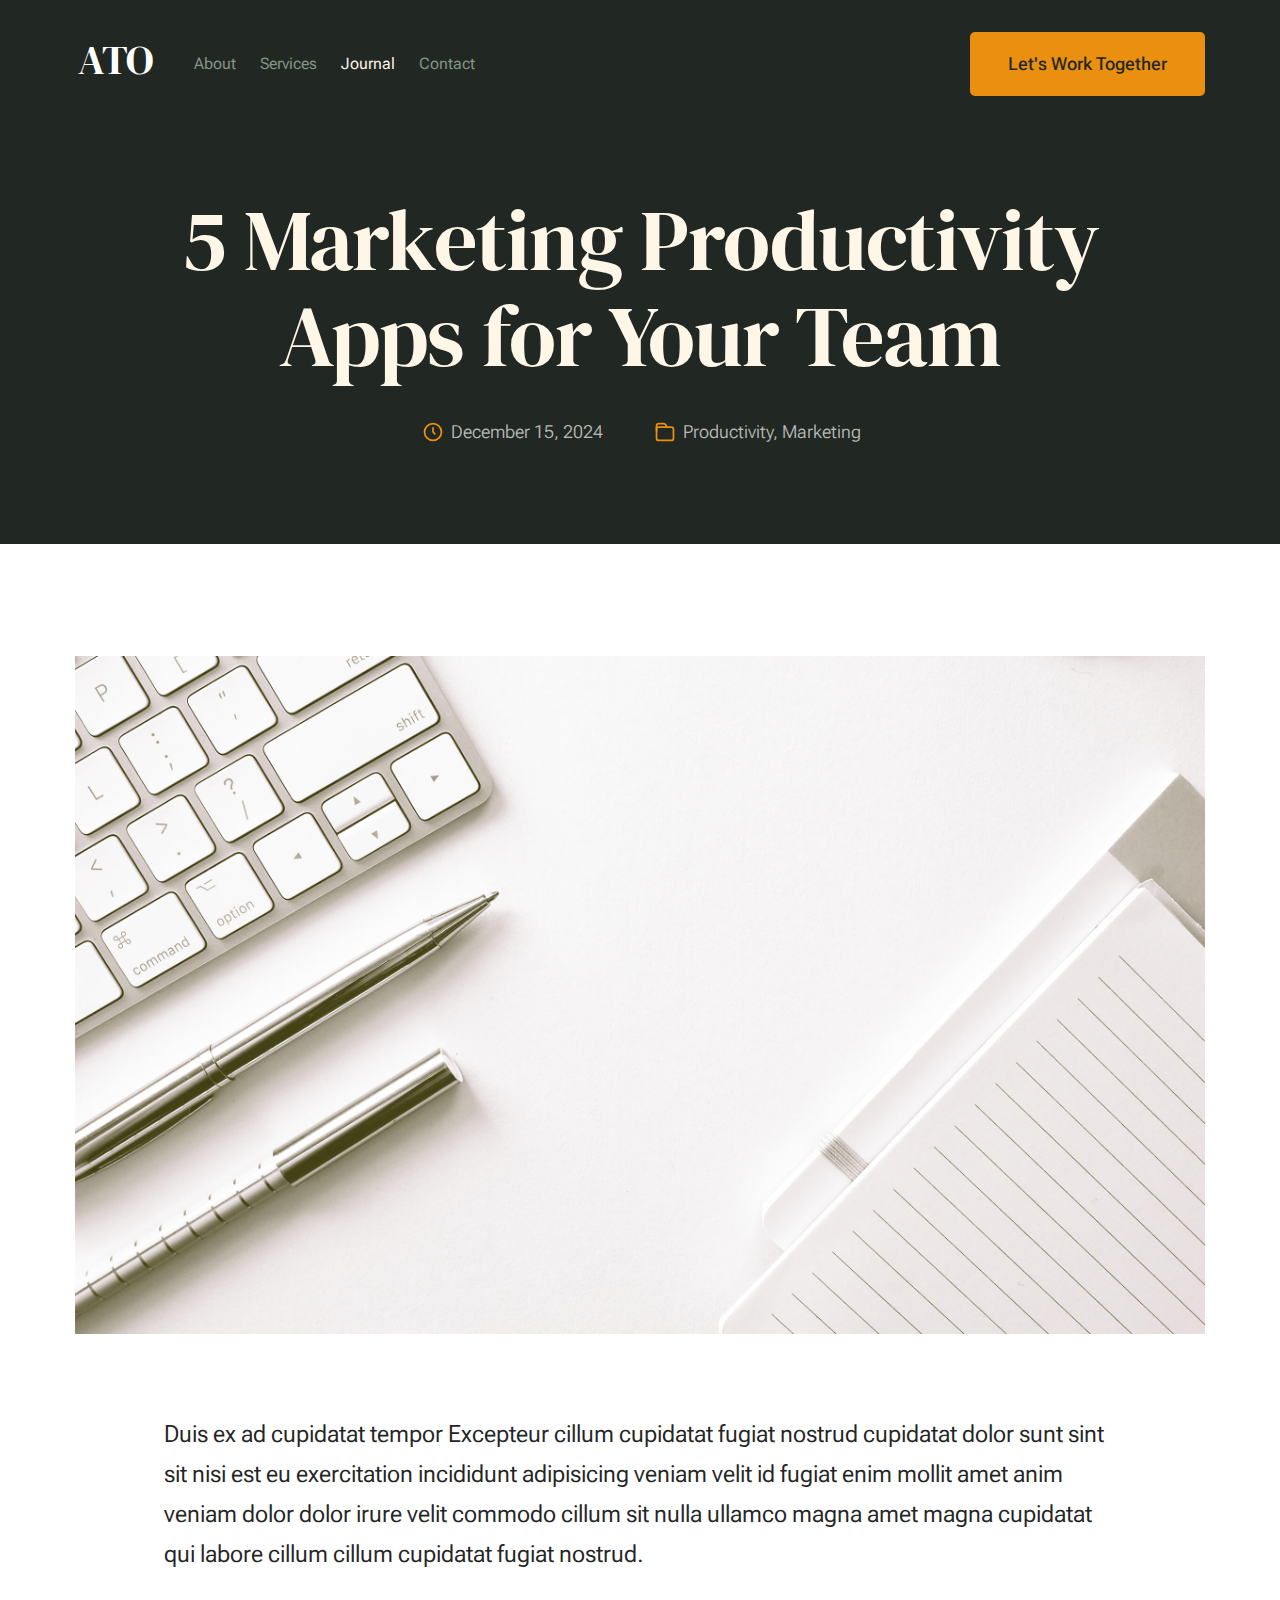
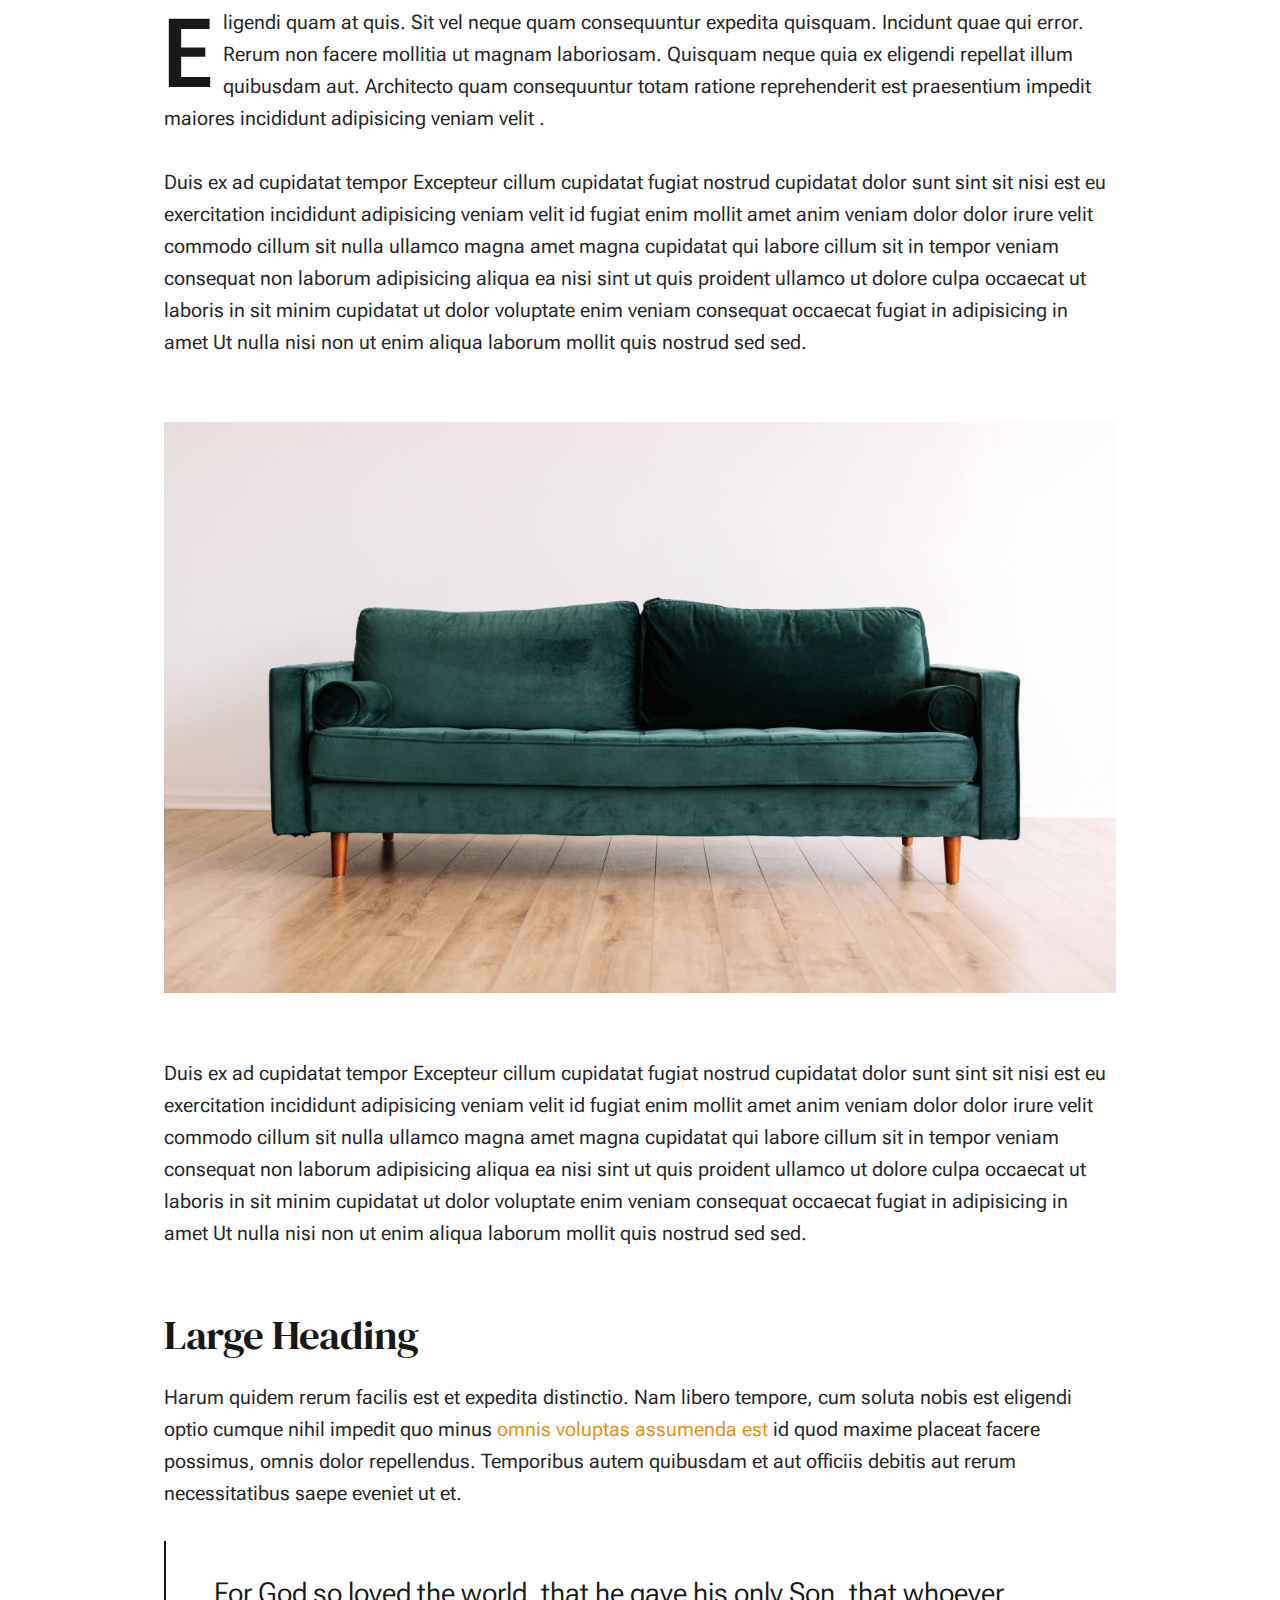
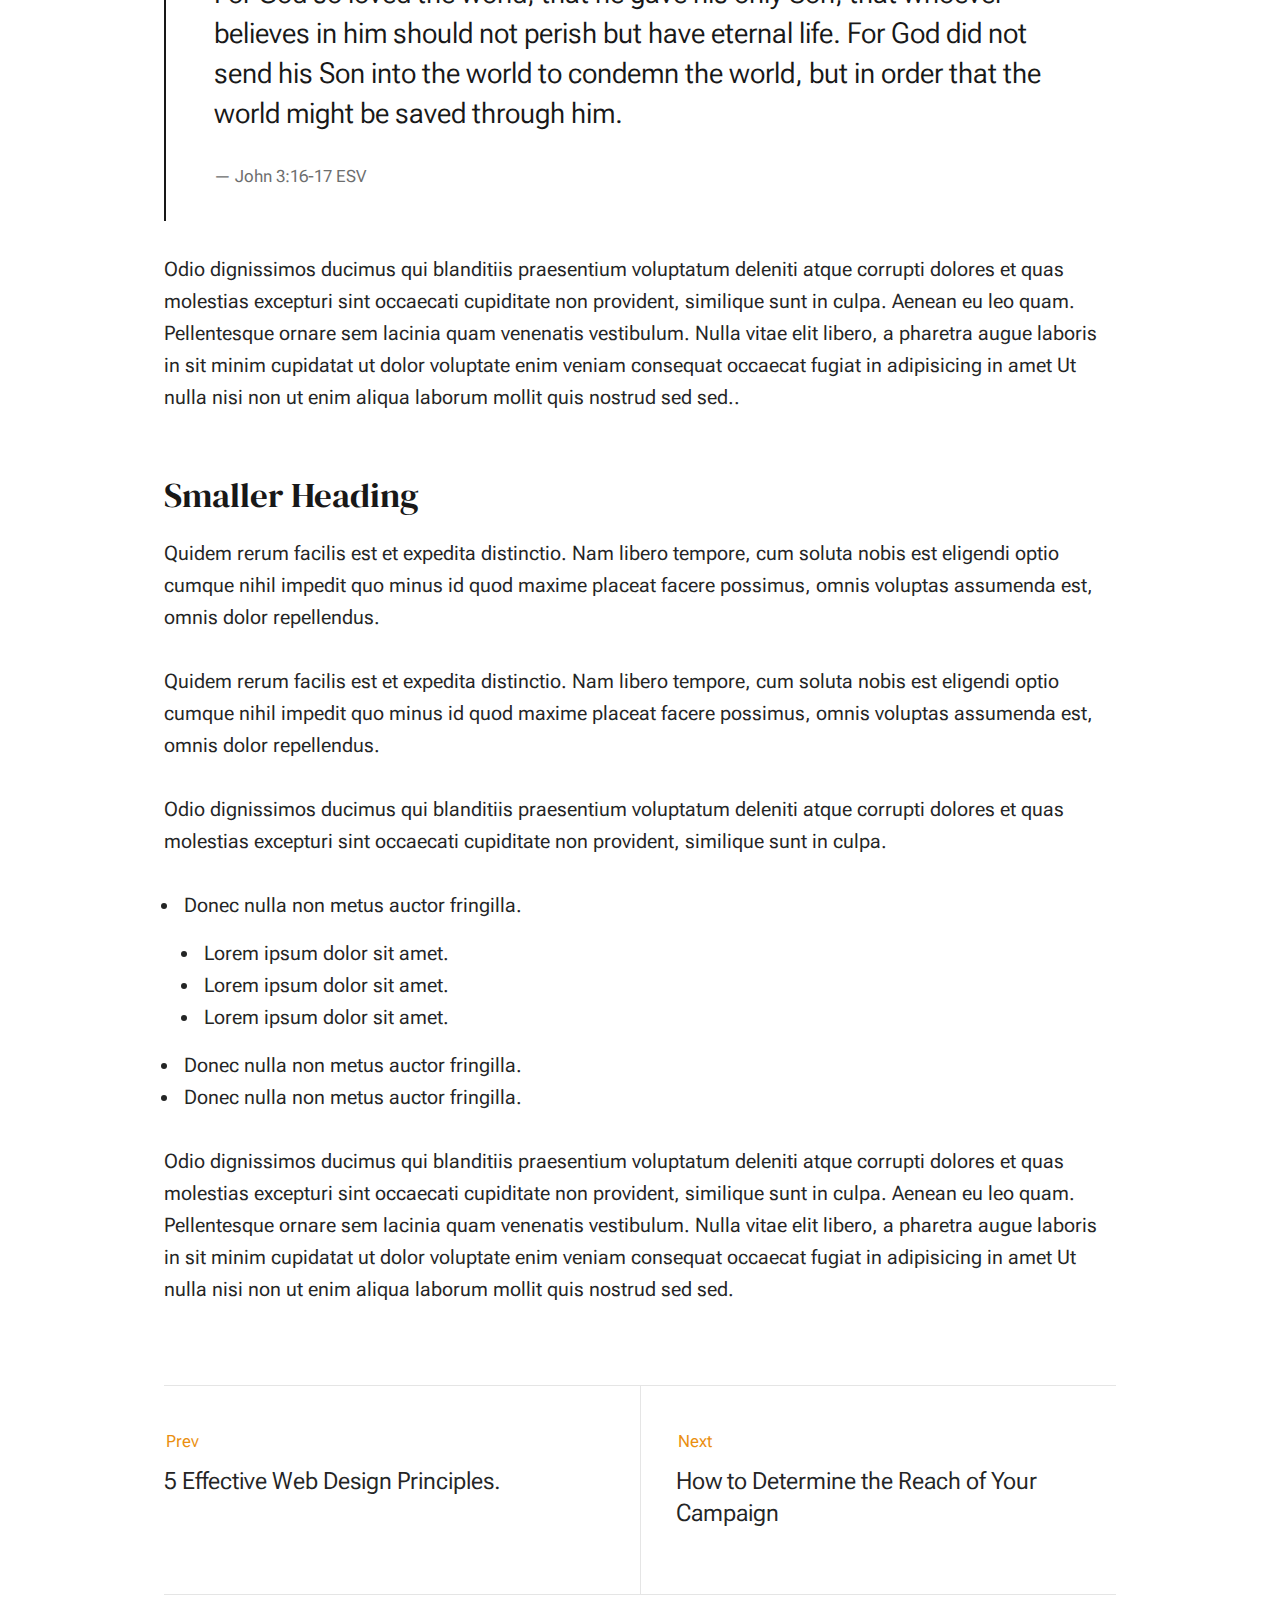
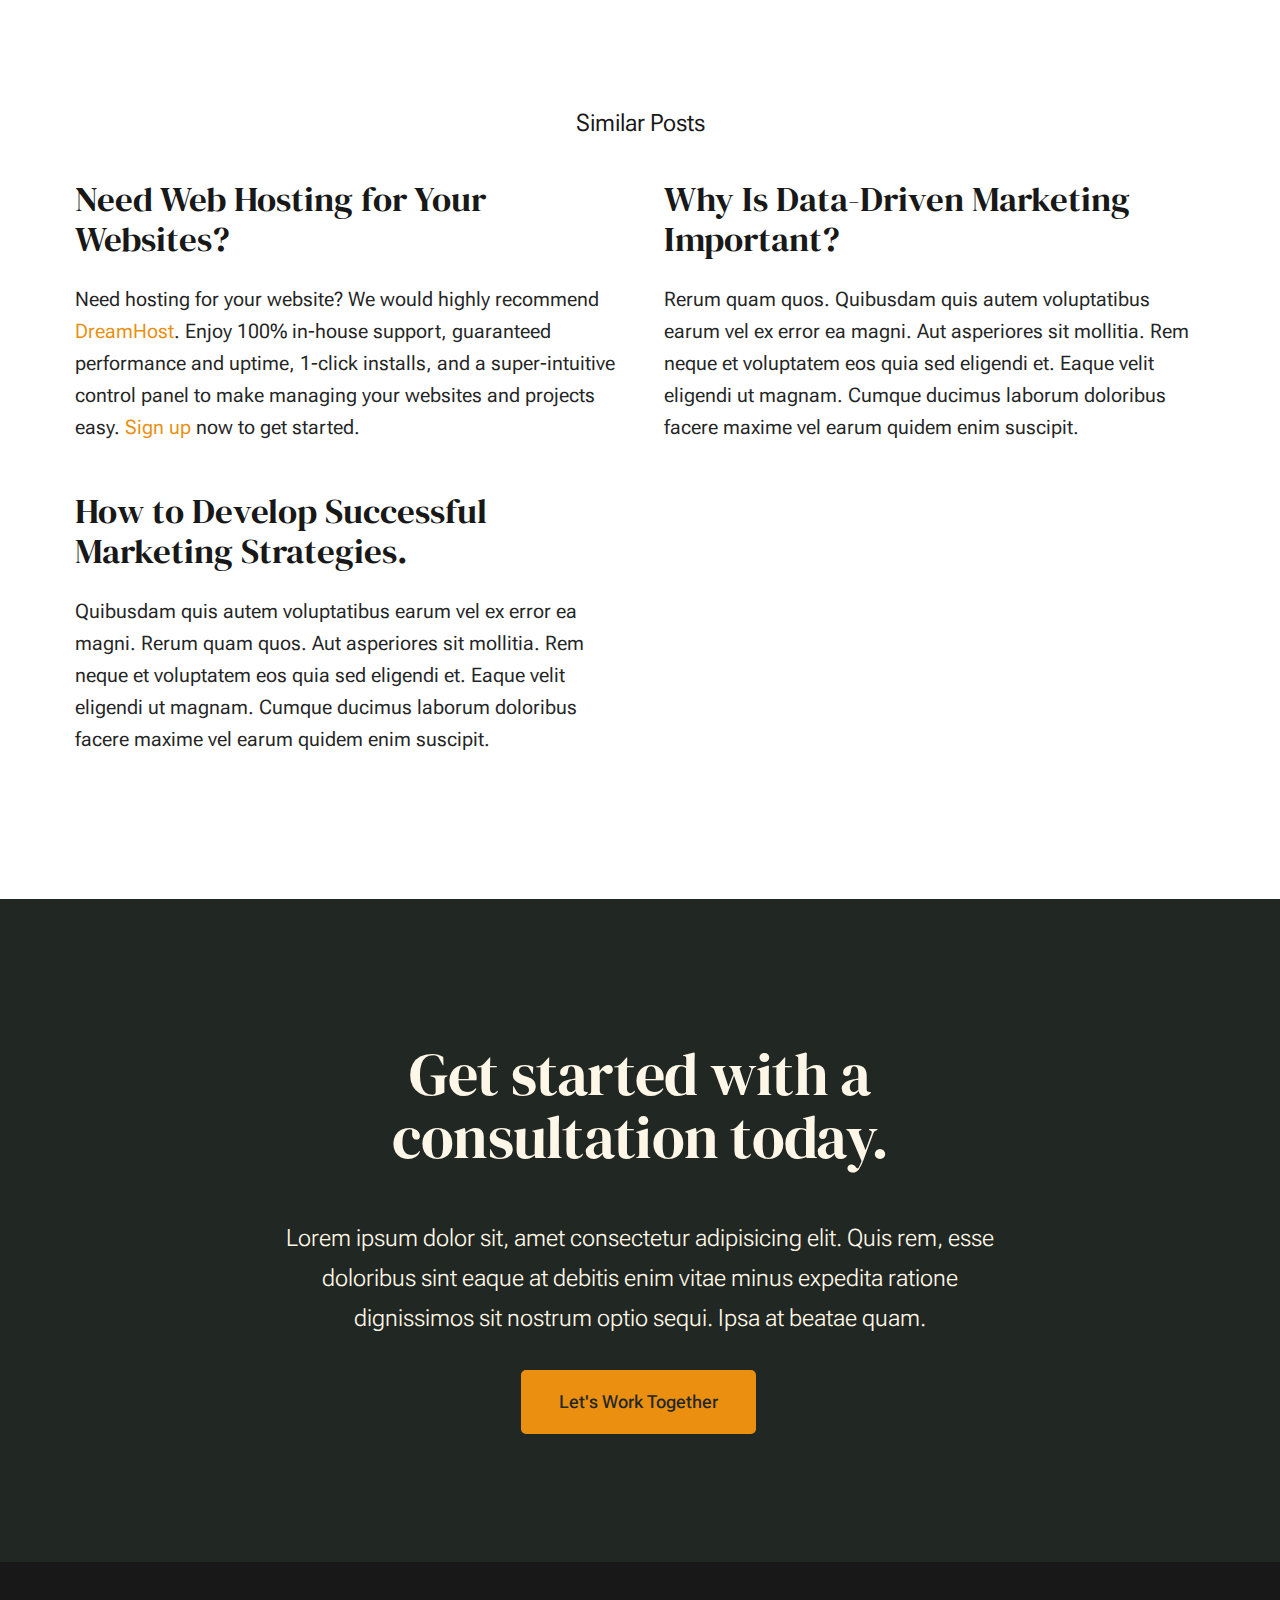
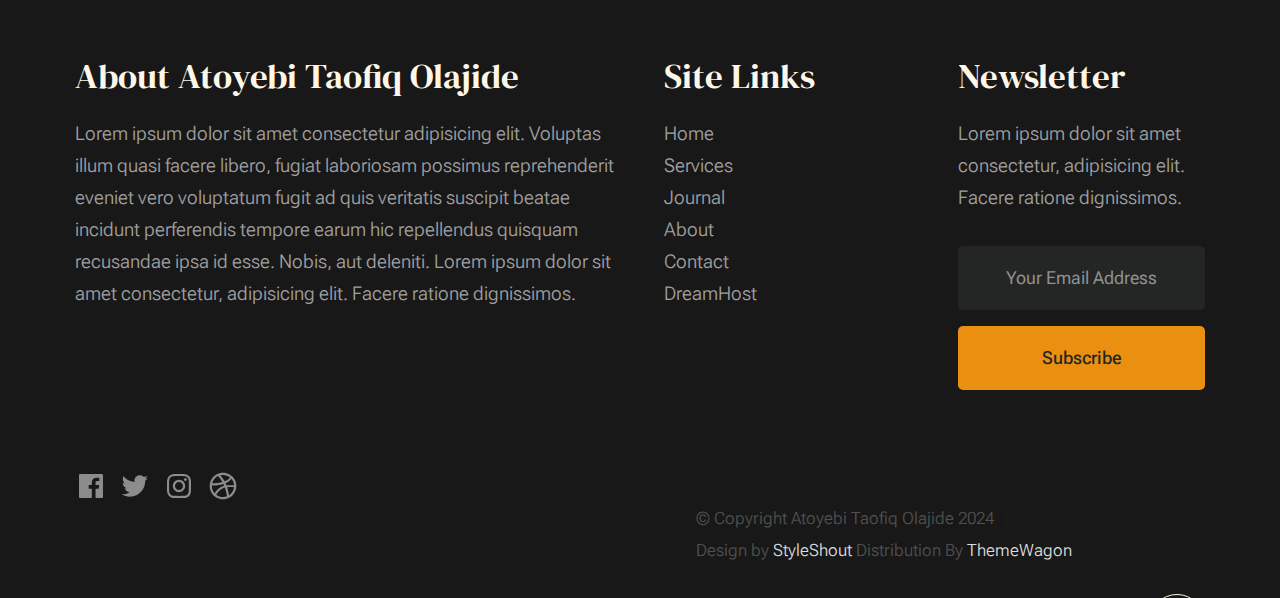
<file: single.html>
<!DOCTYPE html>
<html lang="en" class="no-js" >
<head>

    <!--- basic page needs
    ================================================== -->
    <meta charset="utf-8">
    <meta name="viewport" content="width=device-width, initial-scale=1">
    <title>Single - Atoyebi Taofiq Olajide</title>

    <script>
        document.documentElement.classList.remove('no-js');
        document.documentElement.classList.add('js');
    </script>

    <!-- CSS
    ================================================== -->
    <link rel="stylesheet" href="css/vendor.css">
    <link rel="stylesheet" href="css/styles.css">

    <!-- favicons
    ================================================== -->
    <link rel="apple-touch-icon" sizes="180x180" href="apple-touch-icon.png">
    <link rel="icon" type="image/png" sizes="32x32" href="favicon-32x32.png">
    <link rel="icon" type="image/png" sizes="16x16" href="favicon-16x16.png">
    <link rel="manifest" href="site.webmanifest">

</head>


<body id="top">


    <!-- preloader
    ================================================== -->
    <div id="preloader">
        <div id="loader" class="dots-fade">
            <div></div>
            <div></div>
            <div></div>
        </div>
    </div>


    <!-- page wrap
    ================================================== -->
    <div id="page" class="s-pagewrap">


        <!-- # site header 
        ================================================== -->
        <header class="s-header">

            <div class="row s-header__inner width-sixteen-col">

                <div class="s-header__block">
                    <div class="s-header__logo">
                        <a class="logo" href="index.html">
                            <h2 style="margin: 0; color: #fff;">ATO</h2>
                        </a>
                    </div>

                    <a class="s-header__menu-toggle" href="#0"><span>Menu</span></a>
                </div> <!-- end s-header__block -->

                <nav class="s-header__nav">    
                    <ul class="s-header__menu-links">
                        <li><a href="about.html">About</a></li>
                        <li><a href="services.html">Services</a></li>
                        <li class="current"><a href="blog.html">Journal</a></li>
                        <li><a href="contact.html">Contact</a></li>
                    </ul> <!-- s-header__menu-links -->

                    <div class="s-header__contact">
                        <a href="contact.html" class="btn btn--primary s-header__contact-btn">Let's Work Together</a>
                        
                    </div> <!-- s-header__contact -->    
                </nav> <!-- end s-header__nav -->

            </div> <!-- end s-header__inner -->

        </header> <!-- end s-header -->


        <!-- # site main content
        ================================================== -->
        <article id="content" class="s-content entry">

            <div class="s-pageheader entry__header">
                <div class="row">
                    <div class="column xl-12">

                        <h1 class="entry__title">
                            5 Marketing Productivity Apps for Your Team
                        </h1> <!-- end entry__title -->

                        <div class="entry__meta">
                            <div class="entry__meta-date">
                                <svg width="24" height="24" fill="none" viewBox="0 0 24 24">
                                    <circle cx="12" cy="12" r="7.25" stroke="currentColor" stroke-width="1.5"></circle>
                                    <path stroke="currentColor" stroke-width="1.5" d="M12 8V12L14 14"></path>
                                </svg>
                                December 15, 2024 
                            </div>
                            <div class="entry__meta-cat">
                                <svg width="24" height="24" fill="none" viewBox="0 0 24 24">
                                    <path stroke="currentColor" stroke-linecap="round" stroke-linejoin="round" stroke-width="1.5" d="M19.25 17.25V9.75C19.25 8.64543 18.3546 7.75 17.25 7.75H4.75V17.25C4.75 18.3546 5.64543 19.25 6.75 19.25H17.25C18.3546 19.25 19.25 18.3546 19.25 17.25Z"></path>
                                    <path stroke="currentColor" stroke-linecap="round" stroke-linejoin="round" stroke-width="1.5" d="M13.5 7.5L12.5685 5.7923C12.2181 5.14977 11.5446 4.75 10.8127 4.75H6.75C5.64543 4.75 4.75 5.64543 4.75 6.75V11"></path>
                                </svg>                                      
                                <span class="cat-links">
                                    <a href="blog.html">Productivity</a>
                                    <a href="blog.html">Marketing</a>
                                </span>
                            </div>
                        </div> <!-- end entry__meta -->

                    </div>
                </div>
            </div> <!-- end entry__header --> 

            <div class="s-pagecontent entry__content">

                <div class="row entry__media">
                    <div class="column xl-12">
                        <figure class="featured-image">
                            <img src="images/thumbs/single/standard-1200.jpg" 
                                 srcset="images/thumbs/single/standard-2400.jpg 2400w, 
                                         images/thumbs/single/standard-1200.jpg 1200w, 
                                         images/thumbs/single/standard-600.jpg 600w" sizes="(max-width: 2400px) 100vw, 2400px" alt="">
                        </figure>
                    </div>
                </div> <!-- end entry__media -->

                <div class="row entry__primary width-narrower">
                    <div class="column xl-12"> 

                            <p class="lead">
                            Duis ex ad cupidatat tempor Excepteur cillum cupidatat fugiat nostrud cupidatat dolor 
                            sunt sint sit nisi est eu exercitation incididunt adipisicing veniam velit id fugiat 
                            enim mollit amet anim veniam dolor dolor irure velit commodo cillum sit nulla ullamco 
                            magna amet magna cupidatat qui labore cillum cillum cupidatat fugiat nostrud. </p> 

                            <p class="drop-cap">
                            Eligendi quam at quis. Sit vel neque quam consequuntur expedita quisquam. Incidunt quae 
                            qui error. Rerum non facere mollitia ut magnam laboriosam. Quisquam neque quia ex eligendi 
                            repellat illum quibusdam aut. Architecto quam consequuntur totam ratione reprehenderit est 
                            praesentium impedit maiores incididunt adipisicing veniam velit .
                            </p>
    
                            <p>
                            Duis ex ad cupidatat tempor Excepteur cillum cupidatat fugiat nostrud cupidatat dolor 
                            sunt sint sit nisi est eu exercitation incididunt adipisicing veniam velit id fugiat 
                            enim mollit amet anim veniam dolor dolor irure velit commodo cillum sit nulla ullamco 
                            magna amet magna cupidatat qui labore cillum sit in tempor veniam consequat non laborum 
                            adipisicing aliqua ea nisi sint ut quis proident ullamco ut dolore culpa occaecat ut 
                            laboris in sit minim cupidatat ut dolor voluptate enim veniam consequat occaecat fugiat 
                            in adipisicing in amet Ut nulla nisi non ut enim aliqua laborum mollit quis nostrud sed sed.
                            </p>
            
                            <figure class="alignwide">
                                <img src="images/sample-1200.jpg" 
                                     srcset="images/sample-2400.jpg 2400w, 
                                             images/sample-1200.jpg 1200w, 
                                             images/sample-600.jpg 600w" sizes="(max-width: 2400px) 100vw, 2400px" alt="">
                            </figure>
    
                            <p>
                            Duis ex ad cupidatat tempor Excepteur cillum cupidatat fugiat nostrud cupidatat dolor 
                            sunt sint sit nisi est eu exercitation incididunt adipisicing veniam velit id fugiat 
                            enim mollit amet anim veniam dolor dolor irure velit commodo cillum sit nulla ullamco 
                            magna amet magna cupidatat qui labore cillum sit in tempor veniam consequat non laborum 
                            adipisicing aliqua ea nisi sint ut quis proident ullamco ut dolore culpa occaecat ut 
                            laboris in sit minim cupidatat ut dolor voluptate enim veniam consequat occaecat fugiat 
                            in adipisicing in amet Ut nulla nisi non ut enim aliqua laborum mollit quis nostrud sed sed.
                            </p>
    
                            <h2>Large Heading</h2>
        
                            <p>
                            Harum quidem rerum facilis est et expedita distinctio. Nam libero tempore, cum soluta 
                            nobis est eligendi optio cumque nihil impedit quo minus <a href="http://#">omnis voluptas assumenda est</a> 
                            id quod maxime placeat facere possimus, omnis dolor repellendus. Temporibus autem quibusdam et 
                            aut officiis debitis aut rerum necessitatibus saepe eveniet ut et.</p>
    
                            <blockquote>
                                <p>
                                For God so loved the world, that he gave his only Son, that whoever believes in 
                                him should not perish but have eternal life. For God did not send his Son into 
                                the world to condemn the world, but in order that the world might be 
                                saved through him.
                                </p>
                                <cite>John 3:16-17 ESV</cite>
                            </blockquote>
    
                            <p>
                            Odio dignissimos ducimus qui blanditiis praesentium voluptatum deleniti atque corrupti dolores 
                            et quas molestias excepturi sint occaecati cupiditate non provident, similique sunt in culpa. 
                            Aenean eu leo quam. Pellentesque ornare sem lacinia quam venenatis vestibulum. Nulla vitae elit 
                            libero, a pharetra augue laboris in sit minim cupidatat ut dolor voluptate enim veniam consequat 
                            occaecat fugiat in adipisicing in amet Ut nulla nisi non ut enim aliqua laborum mollit quis nostrud sed sed..</p>
    
                            <h3>Smaller Heading</h3>
    
                            <p>
                            Quidem rerum facilis est et expedita distinctio. Nam libero tempore, cum soluta nobis est 
                            eligendi optio cumque nihil impedit quo minus id quod maxime placeat facere possimus, omnis voluptas 
                            assumenda est, omnis dolor repellendus.
                            </p>
    
                            <p>
                            Quidem rerum facilis est et expedita distinctio. Nam libero tempore, cum soluta nobis est 
                            eligendi optio cumque nihil impedit quo minus id quod maxime placeat facere possimus, omnis voluptas 
                            assumenda est, omnis dolor repellendus.
                            </p>
                                    
                            <p>
                            Odio dignissimos ducimus qui blanditiis praesentium voluptatum deleniti atque corrupti dolores et 
                            quas molestias excepturi sint occaecati cupiditate non provident, similique sunt in culpa.</p>
    
                            <ul>
                                <li>Donec nulla non metus auctor fringilla.
                                    <ul>
                                        <li>Lorem ipsum dolor sit amet.</li>
                                        <li>Lorem ipsum dolor sit amet.</li>
                                        <li>Lorem ipsum dolor sit amet.</li>
                                    </ul>
                                </li>
                                <li>Donec nulla non metus auctor fringilla.</li>
                                <li>Donec nulla non metus auctor fringilla.</li>
                            </ul>
    
                            <p>
                            Odio dignissimos ducimus qui blanditiis praesentium voluptatum deleniti atque corrupti dolores et quas 
                            molestias excepturi sint occaecati cupiditate non provident, similique sunt in culpa. Aenean eu leo quam. 
                            Pellentesque ornare sem lacinia quam venenatis vestibulum. Nulla vitae elit libero, a pharetra augue 
                            laboris in sit minim cupidatat ut dolor voluptate enim veniam consequat occaecat fugiat in adipisicing 
                            in amet Ut nulla nisi non ut enim aliqua laborum mollit quis nostrud sed sed.
                            </p>        

                            <div class="post-nav">
                                <div class="post-nav__prev">
                                    <a href="single-standard.html" rel="prev">
                                        <span>Prev</span>
                                        5 Effective Web Design Principles. 
                                    </a>
                                </div>
                                <div class="post-nav__next">
                                    <a href="single-standard.html" rel="next">
                                        <span>Next</span>
                                        How to Determine the Reach of Your Campaign
                                    </a>
                                </div>
                            </div> <!-- end post-nav -->                                                   
                   
                    </div> <!-- end column-->
                </div> <!-- end entry__primary -->    
                
                <div class="row related-posts">
                    <div class="column xl-12">

                        <h4 class="text-center">Similar Posts</h4>

                        <div class="grid-list-items">
                
                            <div class="grid-list-items__item blog-card">
                                <div class="blog-card__header">
                                    <h3 class="blog-card__title"><a href="https://www.dreamhost.com/r.cgi?287326">Need Web Hosting for Your Websites?</a></h3>
                                </div>
                                <div class="blog-card__text">
                                    <p>
                                    Need hosting for your website? We would highly recommend <a href="https://www.dreamhost.com/r.cgi?287326">DreamHost</a>.
                                    Enjoy 100% in-house support, guaranteed performance and uptime, 1-click installs, and a super-intuitive control 
                                    panel to make managing your websites and projects easy. <a href="https://www.dreamhost.com/r.cgi?287326">Sign up</a> now to get started.
                                    </p>
                                </div>
                            </div> <!-- end blog-card -->
                            <div class="grid-list-items__item blog-card">
                                <div class="blog-card__header">
                                    <h3 class="blog-card__title"><a href="single.html">Why Is Data-Driven Marketing Important?</a></h3>
                                </div>
                                <div class="blog-card__text">
                                    <p>
                                    Rerum quam quos. Quibusdam quis autem voluptatibus earum vel ex error ea magni. Aut asperiores 
                                    sit mollitia. Rem neque et voluptatem eos quia sed eligendi et. Eaque velit eligendi ut 
                                    magnam. Cumque ducimus laborum doloribus facere maxime vel earum quidem enim suscipit.
                                    </p>
                                </div>
                            </div> <!-- end blog-card -->
                            <div class="grid-list-items__item blog-card">
                                <div class="blog-card__header">
                                    <h3 class="blog-card__title"><a href="single.html">How to Develop Successful Marketing Strategies.</a></h3>
                                </div>
                                <div class="blog-card__text">
                                    <p>
                                    Quibusdam quis autem voluptatibus earum vel ex error ea magni. Rerum quam quos. Aut asperiores 
                                    sit mollitia. Rem neque et voluptatem eos quia sed eligendi et. Eaque velit eligendi ut 
                                    magnam. Cumque ducimus laborum doloribus facere maxime vel earum quidem enim suscipit.
                                    </p>
                                </div>
                            </div> <!-- end blog card -->
                        
                        </div> <!-- end grid-list-items -->
                          
                    </div> <!-- end column -->
                </div> <!-- end related-posts --> 

            </div> <!-- end entry__content -->

        </article> <!-- s-content entry-->
        

        <!-- # cta
        ================================================== -->
        <section id="cta" class="s-cta">

            <div class="row row-x-center text-center">
                <div class="column xl-8 lg-12">

                    <div class="s-cta__content">
                        <h2 class="text-display-title">
                        Get started with a consultation today.
                        </h2>
                        <p class="lead">
                        Lorem ipsum dolor sit, amet consectetur adipisicing elit. Quis rem, esse doloribus sint eaque at debitis enim vitae minus expedita ratione dignissimos sit nostrum optio sequi. Ipsa at beatae quam.
                        </p>
                        <a href="contact.html" class="btn btn--primary">Let's Work Together</a>
                    </div>

                </div>
            </div>

        </section> <!-- end s-cta -->


        <!-- # footer 
        ================================================== -->
        <footer class="s-footer">
            <div class="row s-footer__content">
                <div class="column xl-6 lg-6 md-12 s-footer__block s-footer__about">                    
                    <h3>About Atoyebi Taofiq Olajide</h3>
                    <p>
                    Lorem ipsum dolor sit amet consectetur adipisicing elit. Voluptas illum quasi facere libero, 
                    fugiat laboriosam possimus reprehenderit eveniet vero voluptatum fugit ad quis veritatis suscipit beatae 
                    incidunt perferendis tempore earum hic repellendus quisquam recusandae ipsa id esse. Nobis, aut deleniti.
                    Lorem ipsum dolor sit amet consectetur, adipisicing elit. Facere ratione dignissimos.
                    </p>               
                </div>                
                <div class="column xl-3 lg-6 md-12 s-footer__block s-footer__site-links">
                    <h3>Site Links</h3>
                    <ul class="link-list">
                        <li><a href="index.html">Home</a></li>
                        <li><a href="services.html">Services</a></li>
                        <li><a href="blog.html">Journal</a></li>
                        <li><a href="about.html">About</a></li>
                        <li><a href="contact.html">Contact</a></li>
                        <li><a href="https://www.dreamhost.com/r.cgi?287326">DreamHost</a></li>
                    </ul>
                </div>
                <div class="column xl-3 lg-6 md-12 tab-12 s-footer__block s-footer__newsletter">
                    <h3>Newsletter</h3>

                    <p>
                    Lorem ipsum dolor sit amet consectetur, adipisicing elit. Facere ratione dignissimos.
                    </p>

                    <div class="subscribe-form">
                        <form id="mc-form" class="mc-form">
                            <input type="email" name="EMAIL" id="mce-EMAIL" class="u-fullwidth text-center" placeholder="Your Email Address" title="The domain portion of the email address is invalid (the portion after the @)." pattern="^([^\x00-\x20\x22\x28\x29\x2c\x2e\x3a-\x3c\x3e\x40\x5b-\x5d\x7f-\xff]+|\x22([^\x0d\x22\x5c\x80-\xff]|\x5c[\x00-\x7f])*\x22)(\x2e([^\x00-\x20\x22\x28\x29\x2c\x2e\x3a-\x3c\x3e\x40\x5b-\x5d\x7f-\xff]+|\x22([^\x0d\x22\x5c\x80-\xff]|\x5c[\x00-\x7f])*\x22))*\x40([^\x00-\x20\x22\x28\x29\x2c\x2e\x3a-\x3c\x3e\x40\x5b-\x5d\x7f-\xff]+|\x5b([^\x0d\x5b-\x5d\x80-\xff]|\x5c[\x00-\x7f])*\x5d)(\x2e([^\x00-\x20\x22\x28\x29\x2c\x2e\x3a-\x3c\x3e\x40\x5b-\x5d\x7f-\xff]+|\x5b([^\x0d\x5b-\x5d\x80-\xff]|\x5c[\x00-\x7f])*\x5d))*(\.\w{2,})+$" required>
                            <input type="submit" name="subscribe" value="Subscribe" class="btn btn--primary btn--small u-fullwidth">
                            <!-- <div style="position: absolute; left: -5000px;" aria-hidden="true"><input type="text" name="b_cdb7b577e41181934ed6a6a44_9a91cfe7b3" tabindex="-1" value=""></div> -->
                            <div class="mc-status"></div>
                        </form>
                    </div>
                </div>
            </div>    
            
            <div class="row s-footer__bottom">
                <div class="column xl-6 lg-12">
                    <ul class="s-footer__social social-list">
                        <li>
                            <a href="#0">
                                <svg xmlns="http://www.w3.org/2000/svg" width="24" height="24" viewBox="0 0 24 24" style="fill:rgba(0, 0, 0, 1);transform:;-ms-filter:"><path d="M20,3H4C3.447,3,3,3.448,3,4v16c0,0.552,0.447,1,1,1h8.615v-6.96h-2.338v-2.725h2.338v-2c0-2.325,1.42-3.592,3.5-3.592 c0.699-0.002,1.399,0.034,2.095,0.107v2.42h-1.435c-1.128,0-1.348,0.538-1.348,1.325v1.735h2.697l-0.35,2.725h-2.348V21H20 c0.553,0,1-0.448,1-1V4C21,3.448,20.553,3,20,3z"></path></svg>
                                <span class="u-screen-reader-text">Facebook</span>
                            </a>
                        </li>
                        <li>
                            <a href="#0">
                                <svg xmlns="http://www.w3.org/2000/svg" width="24" height="24" viewBox="0 0 24 24" style="fill:rgba(0, 0, 0, 1);transform:;-ms-filter:"><path d="M19.633,7.997c0.013,0.175,0.013,0.349,0.013,0.523c0,5.325-4.053,11.461-11.46,11.461c-2.282,0-4.402-0.661-6.186-1.809 c0.324,0.037,0.636,0.05,0.973,0.05c1.883,0,3.616-0.636,5.001-1.721c-1.771-0.037-3.255-1.197-3.767-2.793 c0.249,0.037,0.499,0.062,0.761,0.062c0.361,0,0.724-0.05,1.061-0.137c-1.847-0.374-3.23-1.995-3.23-3.953v-0.05 c0.537,0.299,1.16,0.486,1.82,0.511C3.534,9.419,2.823,8.184,2.823,6.787c0-0.748,0.199-1.434,0.548-2.032 c1.983,2.443,4.964,4.04,8.306,4.215c-0.062-0.3-0.1-0.611-0.1-0.923c0-2.22,1.796-4.028,4.028-4.028 c1.16,0,2.207,0.486,2.943,1.272c0.91-0.175,1.782-0.512,2.556-0.973c-0.299,0.935-0.936,1.721-1.771,2.22 c0.811-0.088,1.597-0.312,2.319-0.624C21.104,6.712,20.419,7.423,19.633,7.997z"></path></svg>
                                <span class="u-screen-reader-text">Twitter</span>
                            </a>
                        </li>
                        <li>
                            <a href="#0">
                                <svg xmlns="http://www.w3.org/2000/svg" width="24" height="24" viewBox="0 0 24 24" style="fill:rgba(0, 0, 0, 1);transform:;-ms-filter:"><path d="M11.999,7.377c-2.554,0-4.623,2.07-4.623,4.623c0,2.554,2.069,4.624,4.623,4.624c2.552,0,4.623-2.07,4.623-4.624 C16.622,9.447,14.551,7.377,11.999,7.377L11.999,7.377z M11.999,15.004c-1.659,0-3.004-1.345-3.004-3.003 c0-1.659,1.345-3.003,3.004-3.003s3.002,1.344,3.002,3.003C15.001,13.659,13.658,15.004,11.999,15.004L11.999,15.004z"></path><circle cx="16.806" cy="7.207" r="1.078"></circle><path d="M20.533,6.111c-0.469-1.209-1.424-2.165-2.633-2.632c-0.699-0.263-1.438-0.404-2.186-0.42 c-0.963-0.042-1.268-0.054-3.71-0.054s-2.755,0-3.71,0.054C7.548,3.074,6.809,3.215,6.11,3.479C4.9,3.946,3.945,4.902,3.477,6.111 c-0.263,0.7-0.404,1.438-0.419,2.186c-0.043,0.962-0.056,1.267-0.056,3.71c0,2.442,0,2.753,0.056,3.71 c0.015,0.748,0.156,1.486,0.419,2.187c0.469,1.208,1.424,2.164,2.634,2.632c0.696,0.272,1.435,0.426,2.185,0.45 c0.963,0.042,1.268,0.055,3.71,0.055s2.755,0,3.71-0.055c0.747-0.015,1.486-0.157,2.186-0.419c1.209-0.469,2.164-1.424,2.633-2.633 c0.263-0.7,0.404-1.438,0.419-2.186c0.043-0.962,0.056-1.267,0.056-3.71s0-2.753-0.056-3.71C20.941,7.57,20.801,6.819,20.533,6.111z M19.315,15.643c-0.007,0.576-0.111,1.147-0.311,1.688c-0.305,0.787-0.926,1.409-1.712,1.711c-0.535,0.199-1.099,0.303-1.67,0.311 c-0.95,0.044-1.218,0.055-3.654,0.055c-2.438,0-2.687,0-3.655-0.055c-0.569-0.007-1.135-0.112-1.669-0.311 c-0.789-0.301-1.414-0.923-1.719-1.711c-0.196-0.534-0.302-1.099-0.311-1.669c-0.043-0.95-0.053-1.218-0.053-3.654 c0-2.437,0-2.686,0.053-3.655c0.007-0.576,0.111-1.146,0.311-1.687c0.305-0.789,0.93-1.41,1.719-1.712 c0.534-0.198,1.1-0.303,1.669-0.311c0.951-0.043,1.218-0.055,3.655-0.055c2.437,0,2.687,0,3.654,0.055 c0.571,0.007,1.135,0.112,1.67,0.311c0.786,0.303,1.407,0.925,1.712,1.712c0.196,0.534,0.302,1.099,0.311,1.669 c0.043,0.951,0.054,1.218,0.054,3.655c0,2.436,0,2.698-0.043,3.654H19.315z"></path></svg>
                                <span class="u-screen-reader-text">Instagram</span>
                            </a>
                        </li>
                        <li>
                            <a href="#0">
                                <svg xmlns="http://www.w3.org/2000/svg" width="24" height="24" viewBox="0 0 24 24" style="fill: rgba(0, 0, 0, 1);transform: ;msFilter:;"><path d="M20.66 6.98a9.932 9.932 0 0 0-3.641-3.64C15.486 2.447 13.813 2 12 2s-3.486.447-5.02 1.34c-1.533.893-2.747 2.107-3.64 3.64S2 10.187 2 12s.446 3.487 1.34 5.02a9.924 9.924 0 0 0 3.641 3.64C8.514 21.553 10.187 22 12 22s3.486-.447 5.02-1.34a9.932 9.932 0 0 0 3.641-3.64C21.554 15.487 22 13.813 22 12s-.446-3.487-1.34-5.02zM12 3.66c2 0 3.772.64 5.32 1.919-.92 1.174-2.286 2.14-4.1 2.9-1.002-1.813-2.088-3.327-3.261-4.54A7.715 7.715 0 0 1 12 3.66zM5.51 6.8a8.116 8.116 0 0 1 2.711-2.22c1.212 1.201 2.325 2.7 3.34 4.5-2 .6-4.114.9-6.341.9-.573 0-1.006-.013-1.3-.04A8.549 8.549 0 0 1 5.51 6.8zM3.66 12c0-.054.003-.12.01-.2.007-.08.01-.146.01-.2.254.014.641.02 1.161.02 2.666 0 5.146-.367 7.439-1.1.187.373.381.793.58 1.26-1.32.293-2.674 1.006-4.061 2.14S6.4 16.247 5.76 17.5c-1.4-1.587-2.1-3.42-2.1-5.5zM12 20.34c-1.894 0-3.594-.587-5.101-1.759.601-1.187 1.524-2.322 2.771-3.401 1.246-1.08 2.483-1.753 3.71-2.02a29.441 29.441 0 0 1 1.56 6.62 8.166 8.166 0 0 1-2.94.56zm7.08-3.96a8.351 8.351 0 0 1-2.58 2.621c-.24-2.08-.7-4.107-1.379-6.081.932-.066 1.765-.1 2.5-.1.799 0 1.686.034 2.659.1a8.098 8.098 0 0 1-1.2 3.46zm-1.24-5c-1.16 0-2.233.047-3.22.14a27.053 27.053 0 0 0-.68-1.62c2.066-.906 3.532-2.006 4.399-3.3 1.2 1.414 1.854 3.027 1.96 4.84-.812-.04-1.632-.06-2.459-.06z"></path></svg>
                                <span class="u-screen-reader-text">Dribbble</span>
                            </a>
                        </li>
                    </ul> <!-- end s-footer__social -->
                </div>
                <div class="column xl-6 lg-12">
                    <p class="ss-copyright">
                        <span>© Copyright Atoyebi Taofiq Olajide 2024</span> 
                        <span>Design by <a href="https://www.styleshout.com/">StyleShout</a> Distribution By <a href="https://themewagon.com">ThemeWagon</a></span>
                    </p>
                </div>

                <div class="ss-go-top">
                    <a class="smoothscroll" title="Back to Top" href="#top">
                        <svg xmlns="http://www.w3.org/2000/svg" viewBox="0 0 24 24" width="36" height="36" fill="none" stroke="#ffffff" stroke-width="1" stroke-linecap="round" stroke-linejoin="round">&lt;!--!  Atomicons Free 1.00 by @atisalab License - https://atomicons.com/license/ (Icons: CC BY 4.0) Copyright 2021 Atomicons --&gt;<polyline points="17 11 12 6 7 11"></polyline><line x1="12" y1="18" x2="12" y2="6"></line></svg>
                    </a>
                </div> <!-- end ss-go-top -->
            </div>
            
        </footer> <!-- end s-footer -->

    </div> <!-- end page-wrap -->

    <!-- Java Script
    ================================================== -->
    <script src="js/plugins.js"></script>
    <script src="js/main.js"></script>

</body>
</html>
</file>
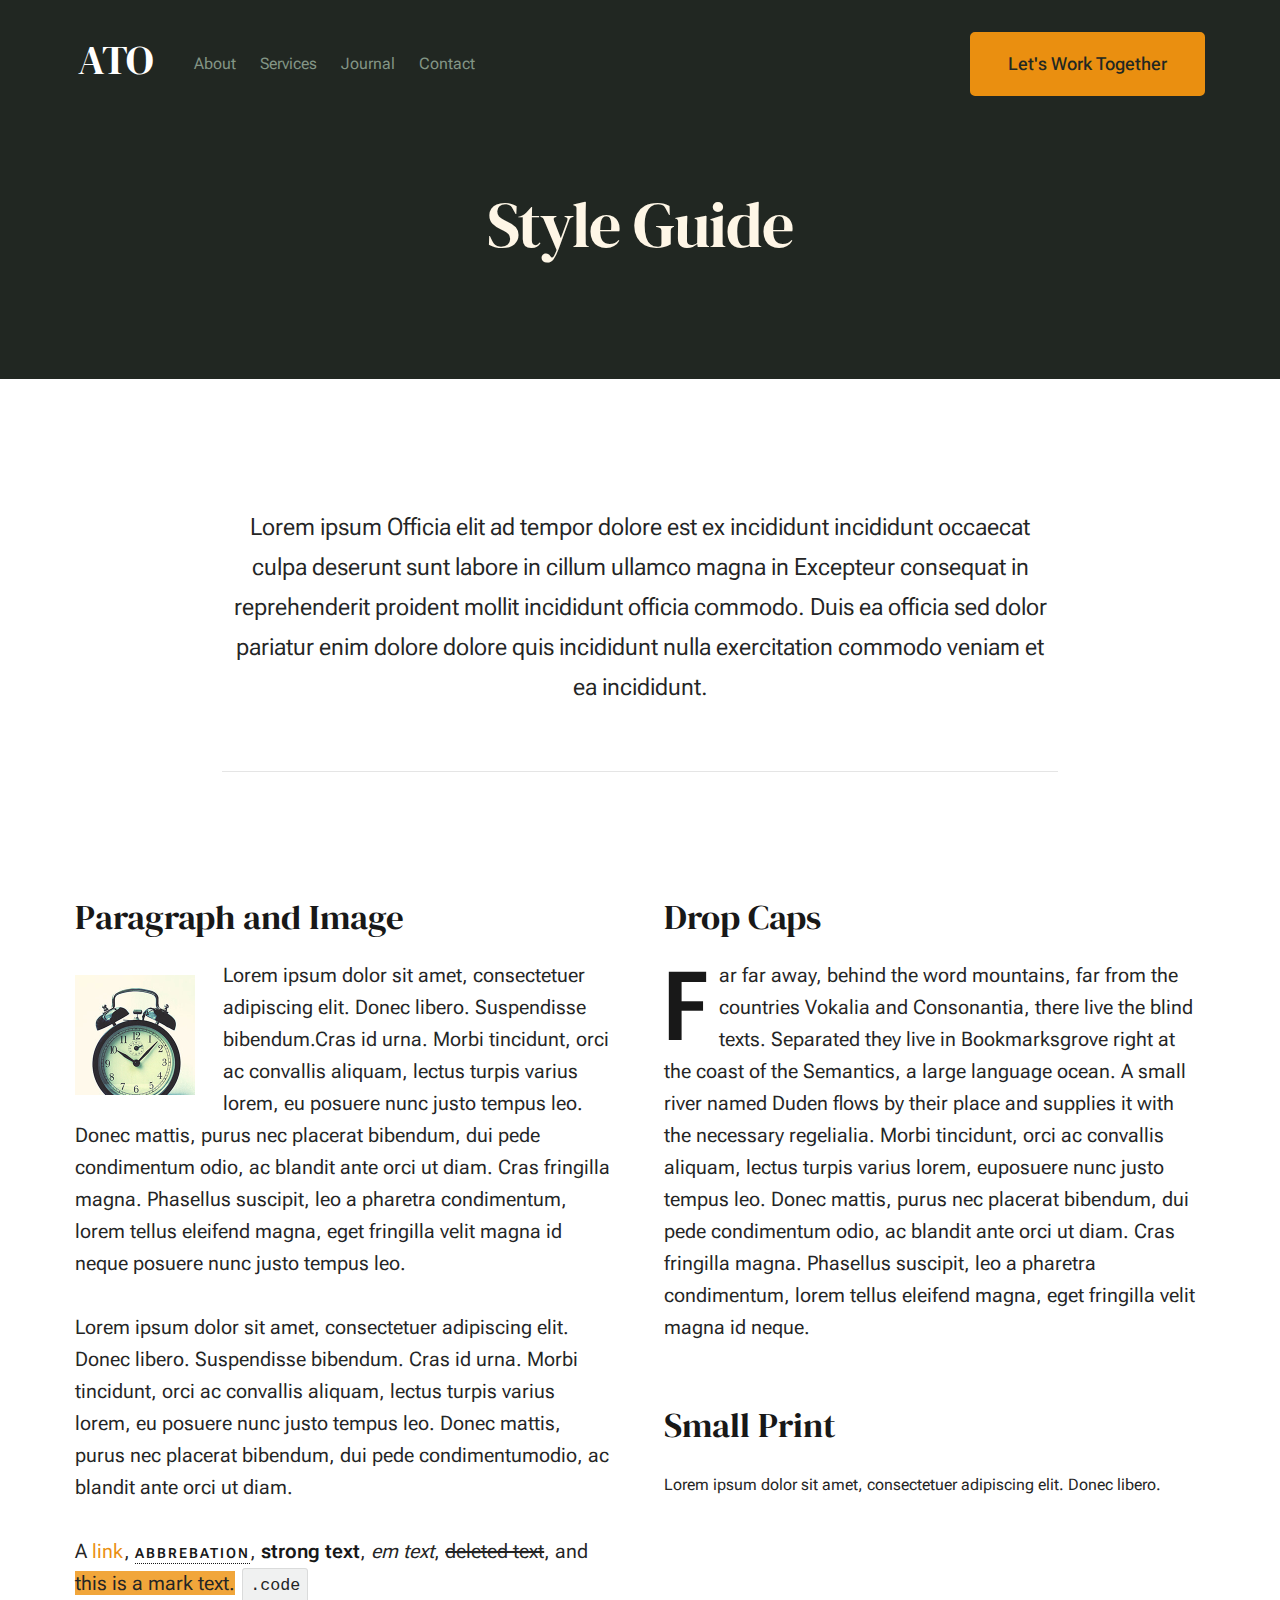
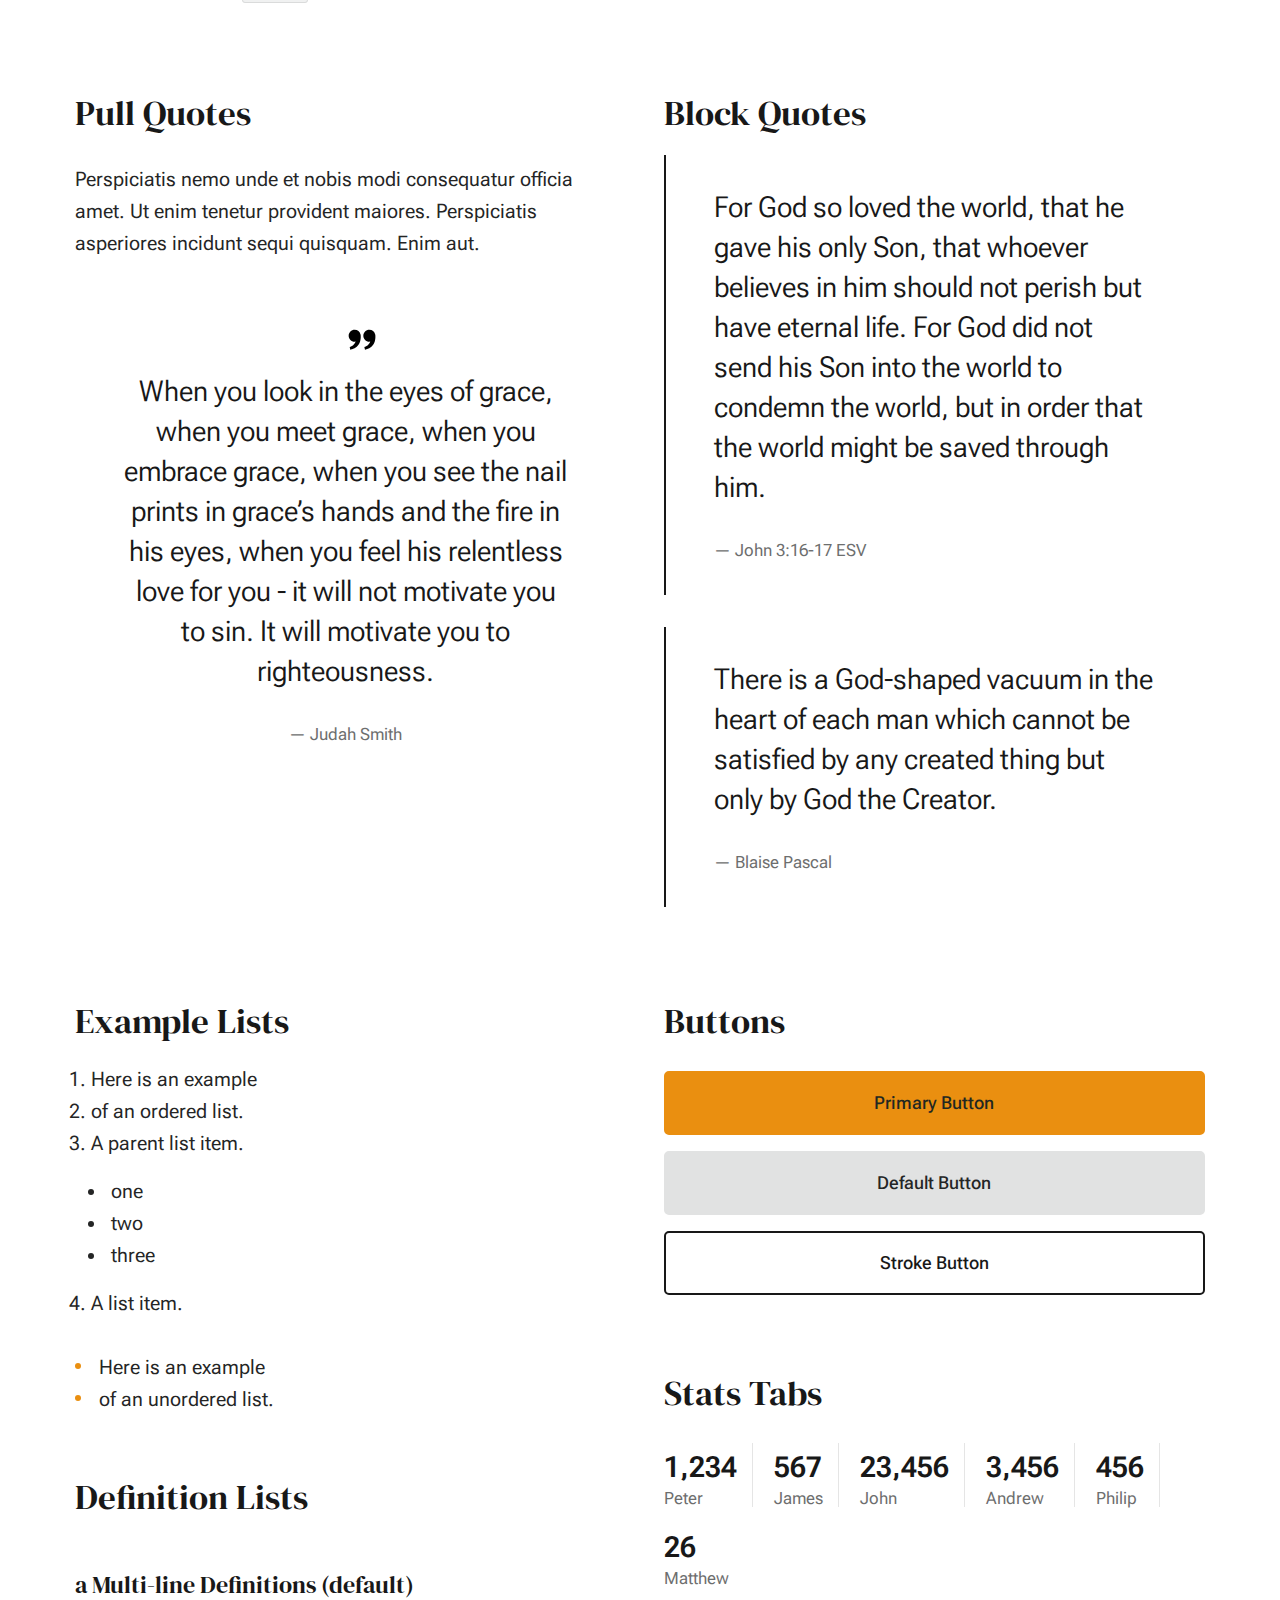
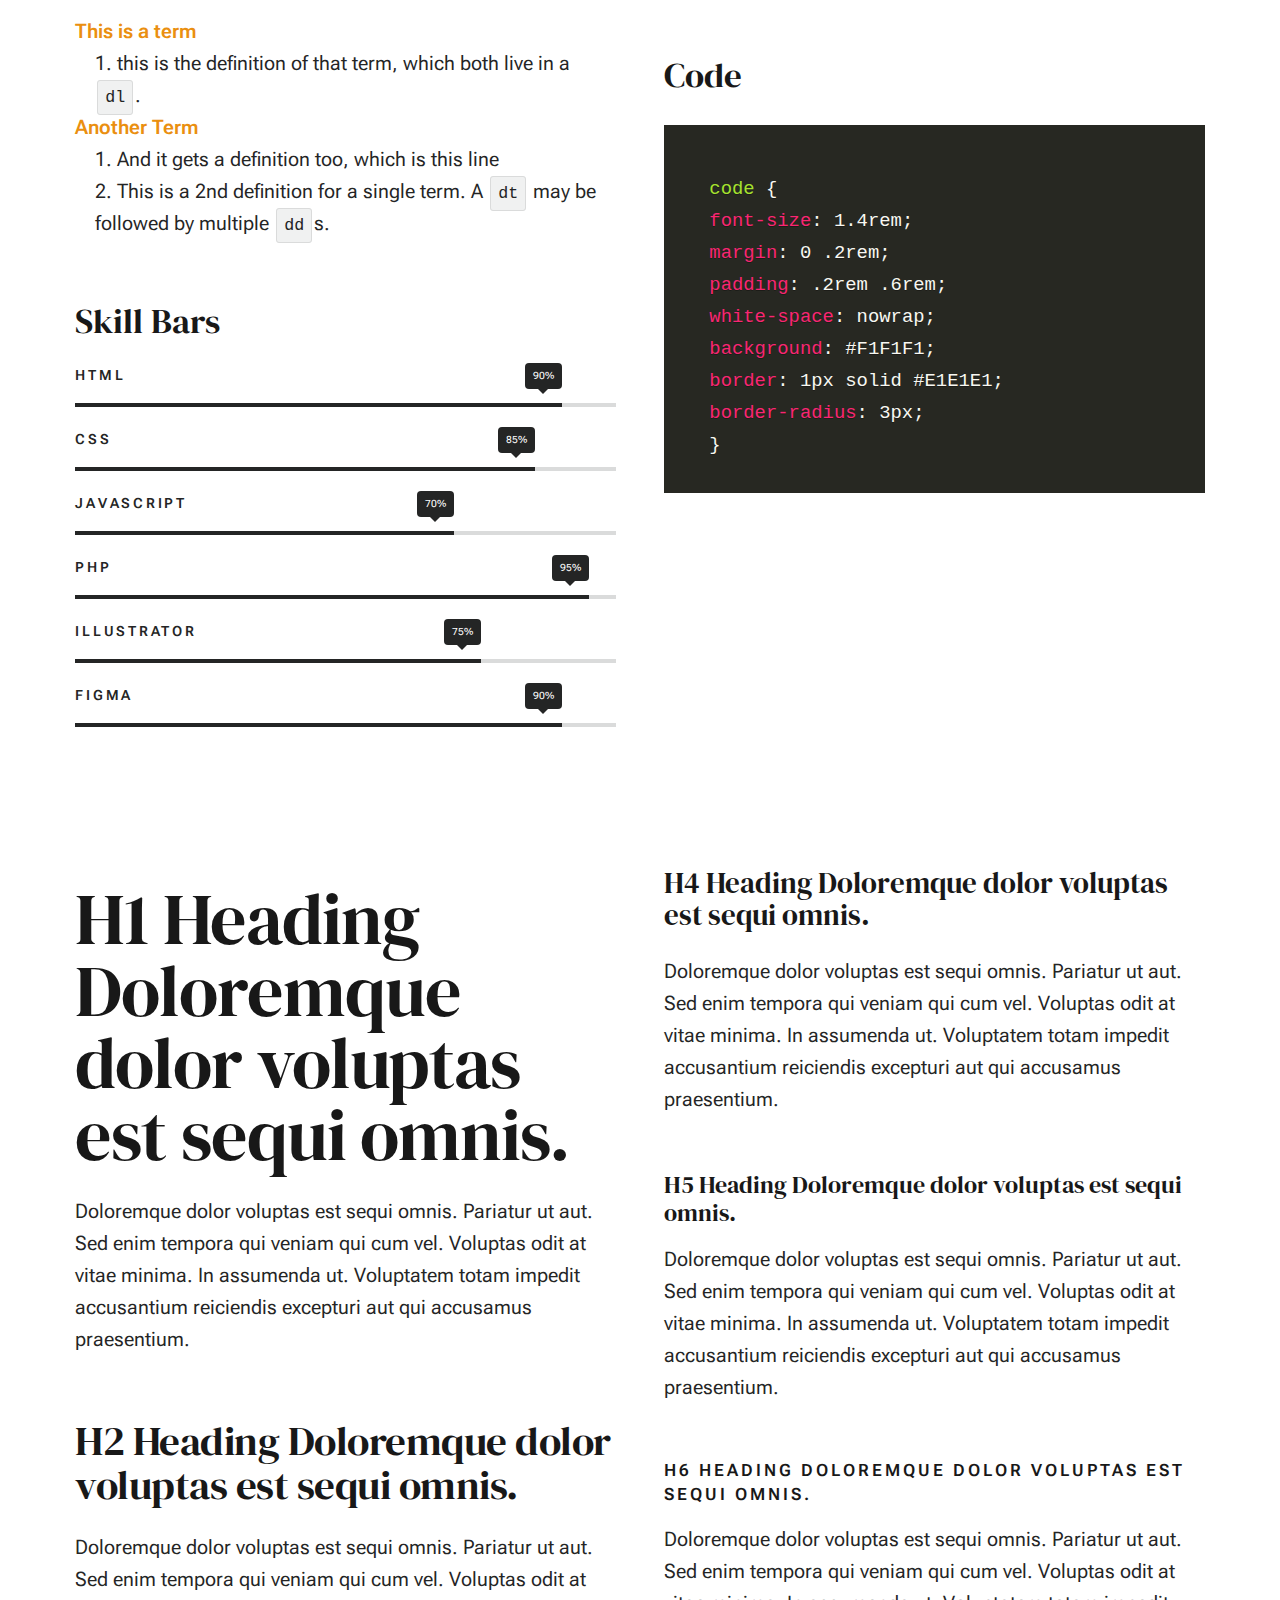
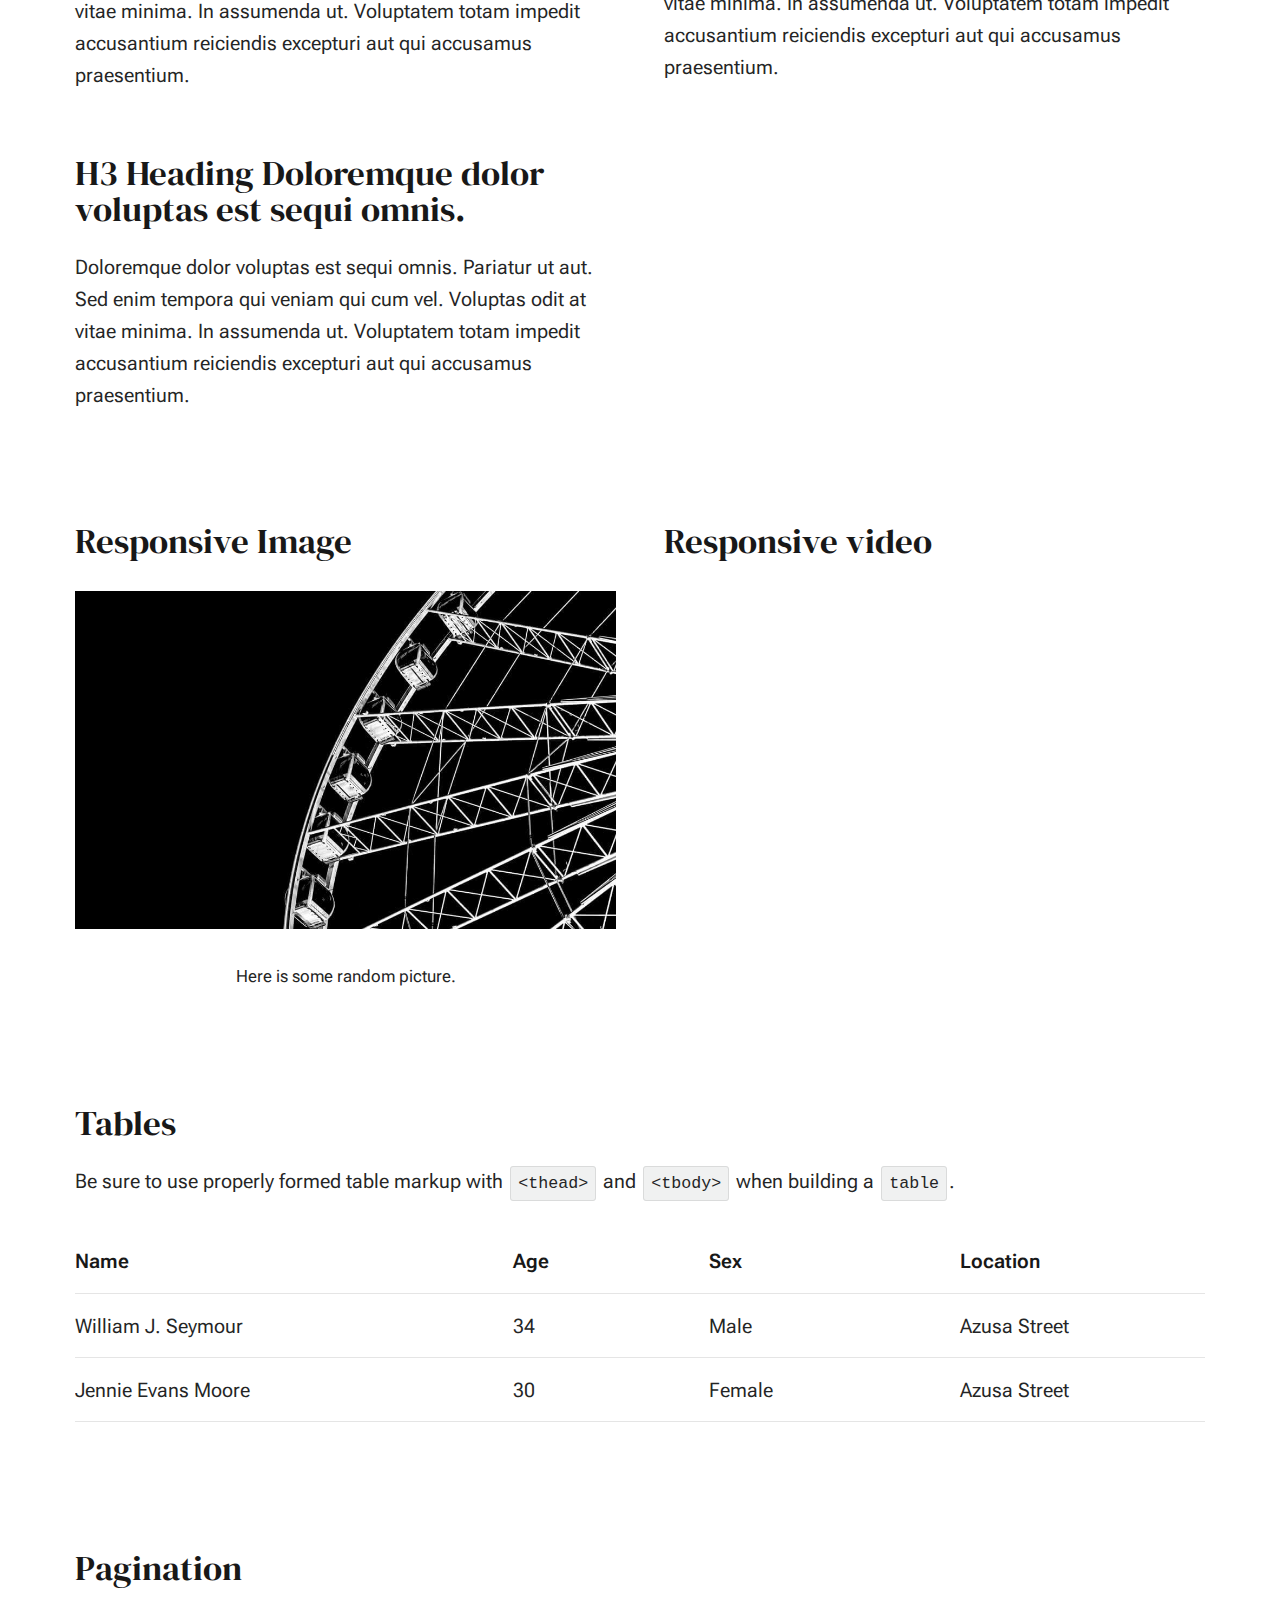
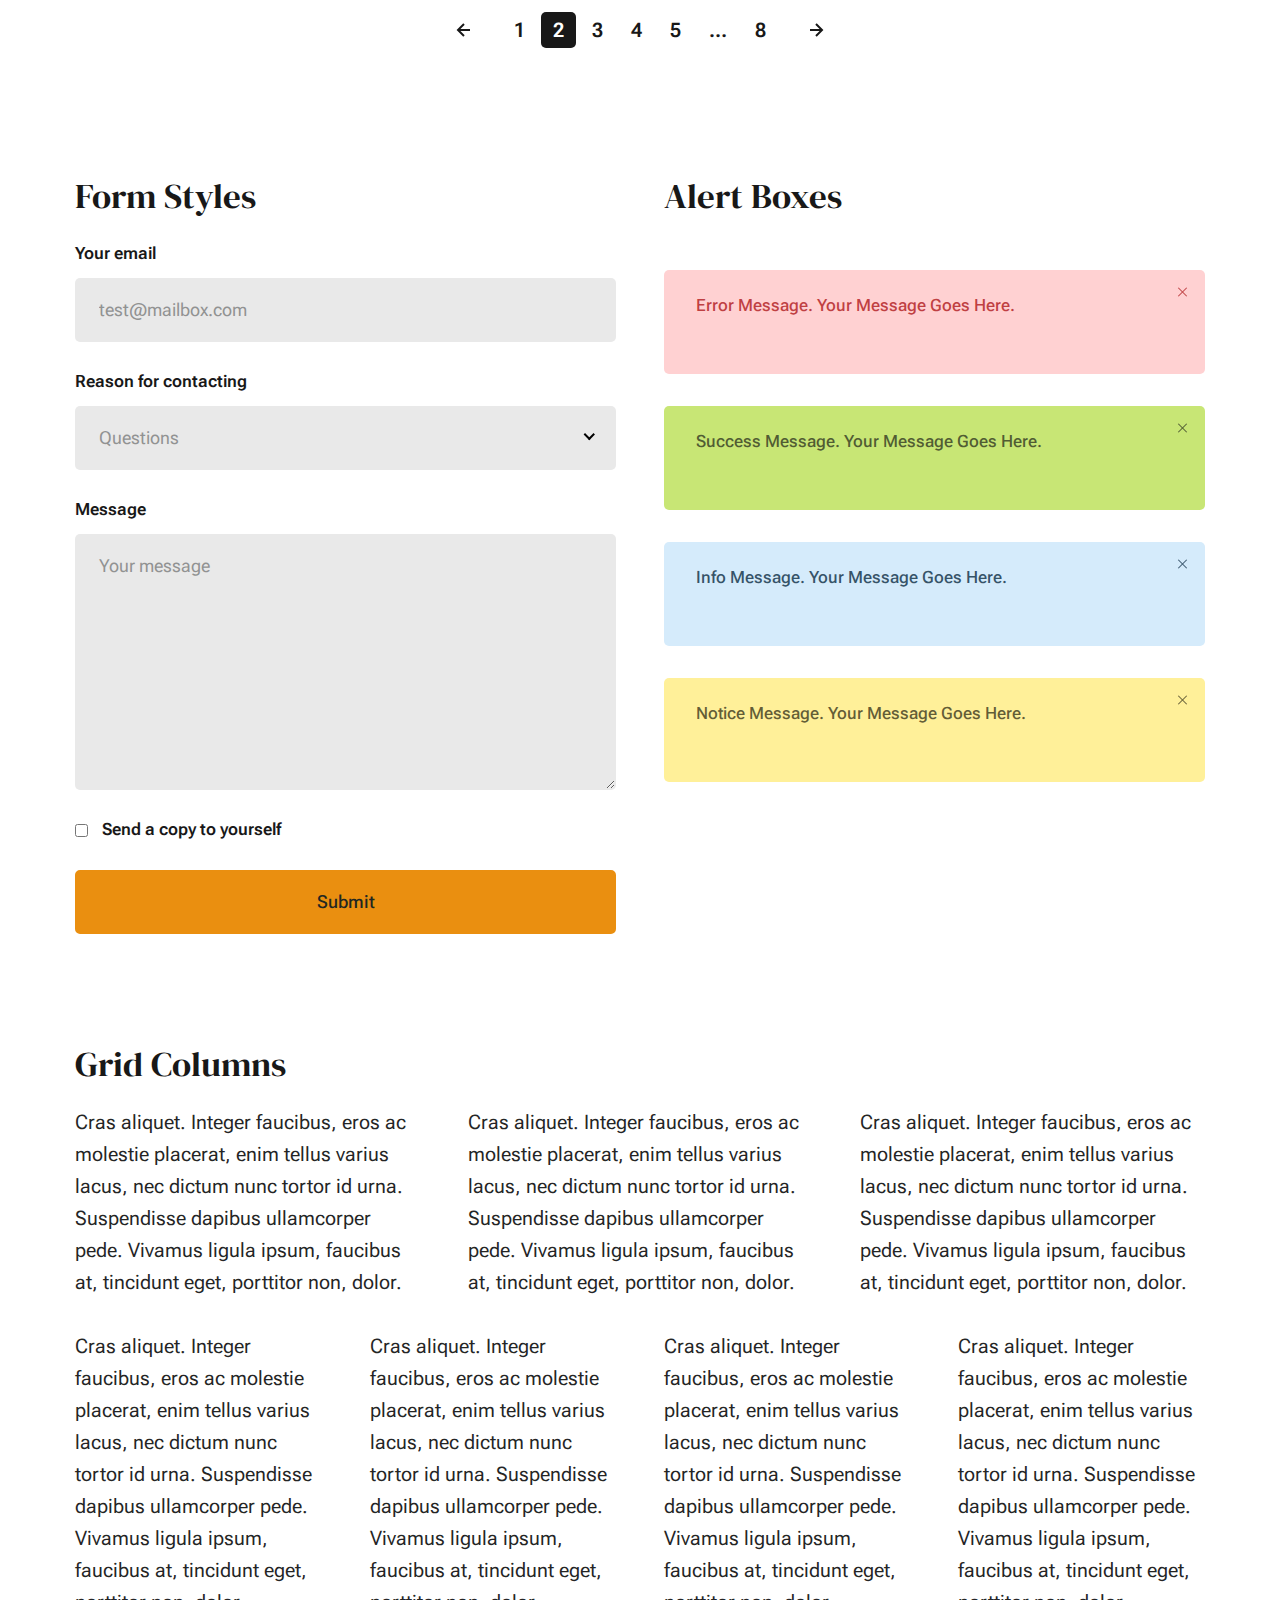
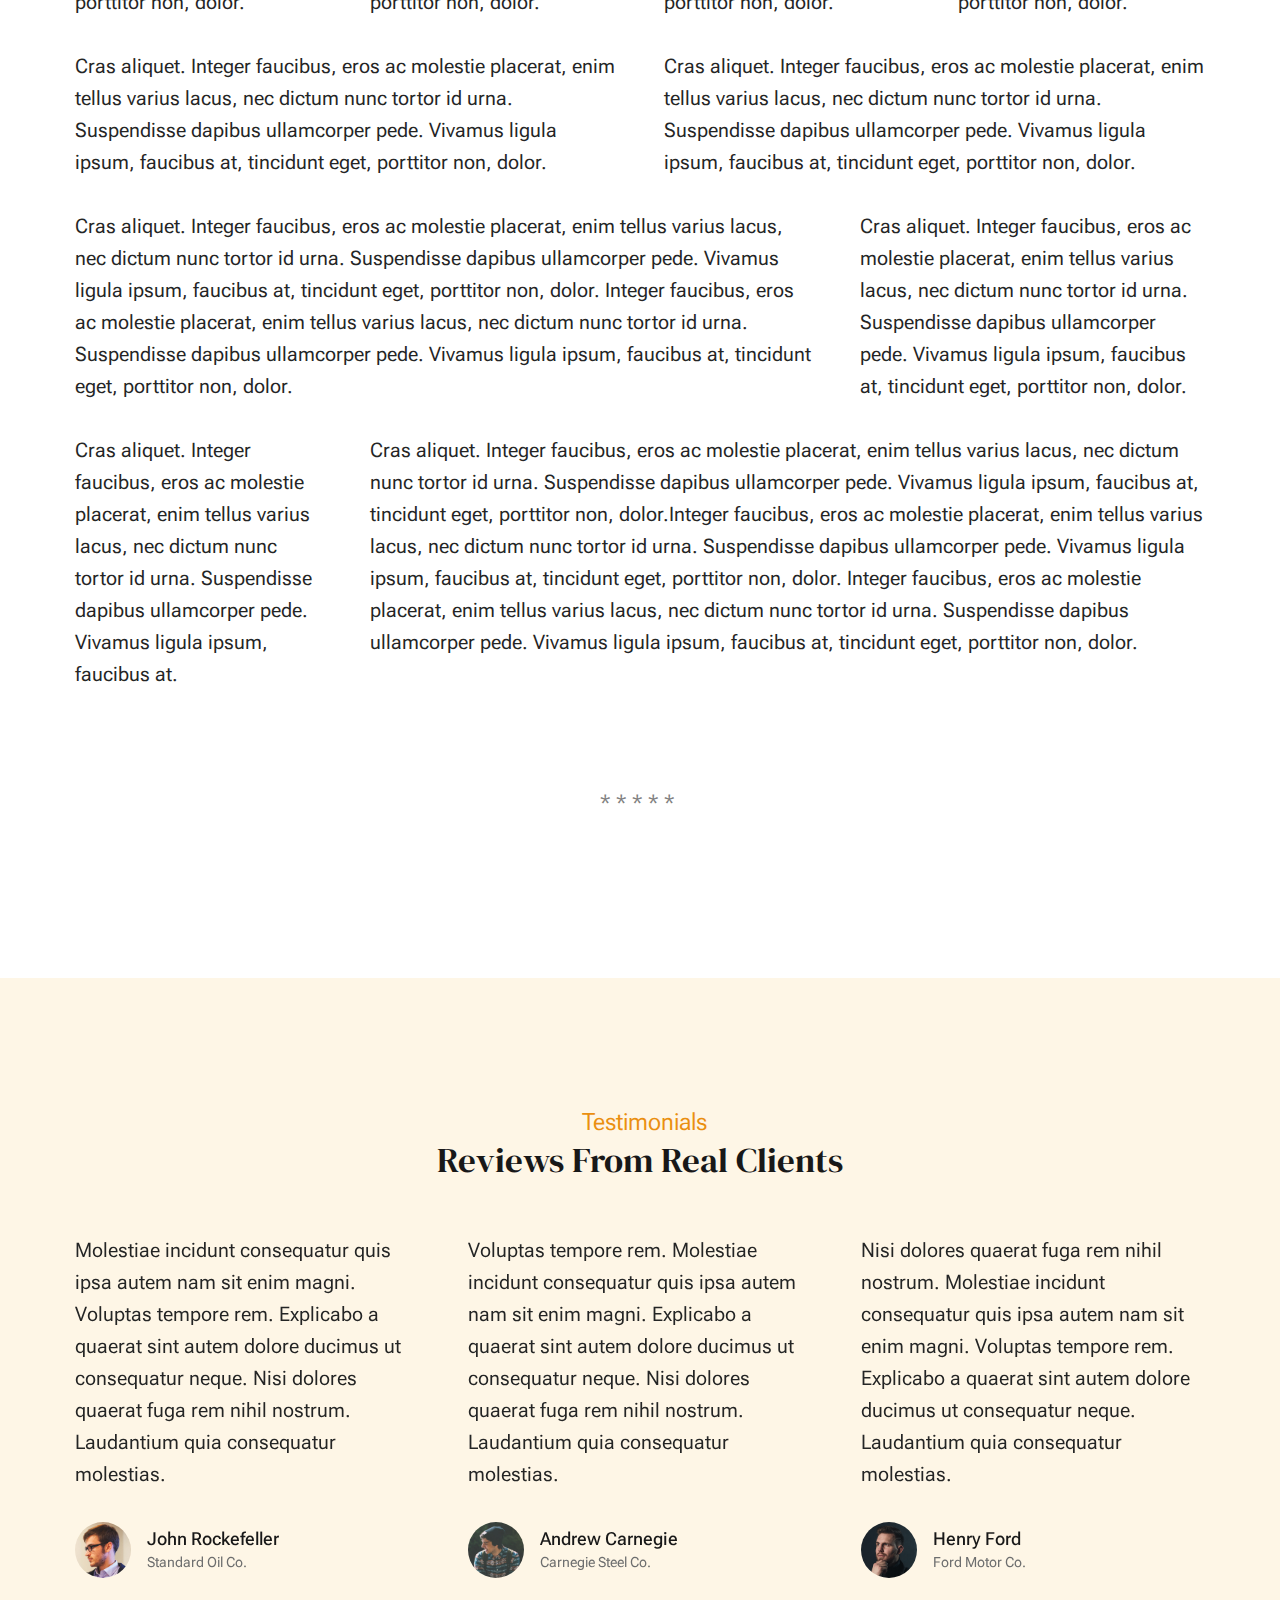
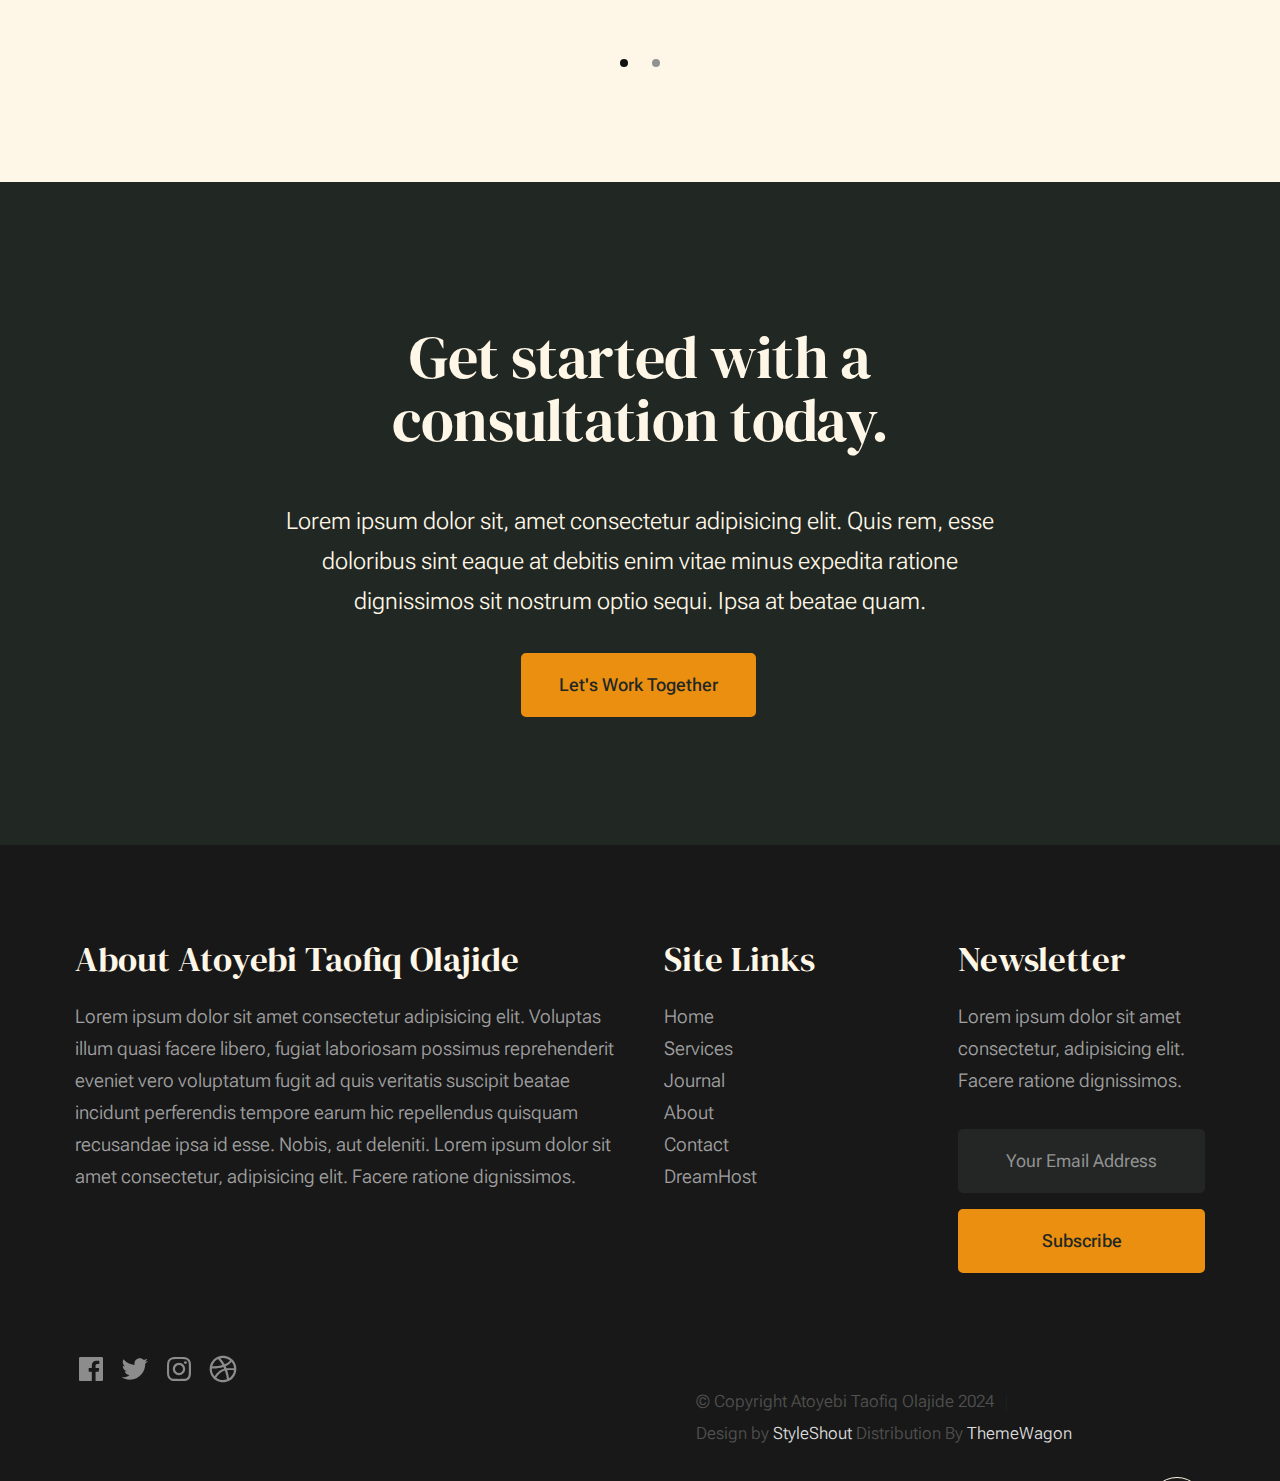
<file: styles.html>
<!DOCTYPE html>
<html lang="en" class="no-js" >
<head>
    <meta charset="utf-8">
    <meta name="viewport" content="width=device-width, initial-scale=1">
    <title>Styles - Atoyebi Taofiq Olajide</title>

    <script>
        document.documentElement.classList.remove('no-js');
        document.documentElement.classList.add('js');
    </script>

    <link rel="stylesheet" href="css/vendor.css">
    <link rel="stylesheet" href="css/styles.css">

    <link rel="apple-touch-icon" sizes="180x180" href="apple-touch-icon.png">
    <link rel="icon" type="image/png" sizes="32x32" href="favicon-32x32.png">
    <link rel="icon" type="image/png" sizes="16x16" href="favicon-16x16.png">
    <link rel="manifest" href="site.webmanifest">

</head>


<body id="top">
    <div id="preloader">
        <div id="loader" class="dots-fade">
            <div></div>
            <div></div>
            <div></div>
        </div>
    </div>

    <div id="page" class="s-pagewrap">
        <header class="s-header">
            <div class="row s-header__inner width-sixteen-col">
                <div class="s-header__block">
                    <div class="s-header__logo">
                        <a class="logo" href="index.html">
                            <h2 style="margin: 0; color: #fff;">ATO</h2>
                        </a>
                    </div>
                    <a class="s-header__menu-toggle" href="#0"><span>Menu</span></a>
                </div>
                <nav class="s-header__nav">
                    <ul class="s-header__menu-links">
                        <li><a href="about.html">About</a></li>
                        <li><a href="services.html">Services</a></li>
                        <li><a href="blog.html">Journal</a></li>
                        <li><a href="contact.html">Contact</a></li>
                    </ul>

                    <div class="s-header__contact">
                        <a href="contact.html" class="btn btn--primary s-header__contact-btn">Let's Work Together</a>                        
                    </div>
                </nav>
            </div>
        </header>

        <section id="content" class="s-content">
               <section class="s-pageheader pageheader">
                    <div class="row">
                        <div class="column xl-12">
                            <h1 class="page-title">
                               Style Guide
                            </h1>                            
                        </div>
                    </div>
               </section>

               <section class="s-pagecontent pagecontent">
                    <div class="row row-x-center text-center">
                        <div class="column tab-12 xl-9">
                            <p class="lead">Lorem ipsum Officia elit ad tempor dolore est ex incididunt incididunt occaecat culpa deserunt 
                            sunt labore in cillum ullamco magna in Excepteur consequat in reprehenderit proident mollit incididunt officia commodo.
                            Duis ea officia sed dolor pariatur enim dolore dolore quis incididunt nulla exercitation commodo veniam et ea incididunt.
                            </p>
                            <hr>
                        </div>
                    </div>
            
                    <div class="row">
                        <div class="column mob-12 md-6 stack-on-900">
                            <h3>Paragraph and Image</h3>
                            <p><a href="#"><img width="120" height="120" class="u-pull-left" alt="sample-image" src="images/sample-image.jpg"></a>
                            Lorem ipsum dolor sit amet, consectetuer adipiscing elit. Donec libero. Suspendisse bibendum.Cras id urna. Morbi 
                            tincidunt, orci ac convallis aliquam, lectus turpis varius lorem, eu posuere nunc justo tempus leo. Donec mattis, 
                            purus nec placerat bibendum, dui pede condimentum odio, ac blandit ante orci ut diam. Cras fringilla magna. 
                            Phasellus suscipit, leo a pharetra condimentum, lorem tellus eleifend magna, eget fringilla velit magna id 
                            neque posuere nunc justo tempus leo. </p>
            
                            <p>
                            Lorem ipsum dolor sit amet, consectetuer adipiscing elit. Donec libero. Suspendisse bibendum. Cras id urna. 
                            Morbi tincidunt, orci ac convallis aliquam, lectus turpis varius lorem, eu posuere nunc justo tempus leo. 
                            Donec mattis, purus nec placerat bibendum, dui pede condimentumodio, ac blandit ante orci ut diam.	
                            </p>
            
                            <p>A <a href="#">link</a>,
                            <abbr title="this really isn't a very good description">abbrebation</abbr>,
                            <strong>strong text</strong>,
                            <em>em text</em>,
                            <del>deleted text</del>, and
                            <mark>this is a mark text.</mark>
                            <code>.code</code>
                            </p>
                        </div>
            
                        <div class="column mob-12 md-6">
                            <h3>Drop Caps</h3>
                            <p class="drop-cap">Far far away, behind the word mountains, far from the countries Vokalia and Consonantia,
                            there live the blind texts. Separated they live in Bookmarksgrove right at the coast of the
                            Semantics, a large language ocean. A small river named Duden flows by their place and supplies it with the 
                            necessary regelialia. Morbi tincidunt, orci ac convallis aliquam, lectus turpis varius lorem, 
                            euposuere nunc justo tempus leo. Donec mattis, purus nec placerat bibendum, dui pede condimentum odio, 
                            ac blandit ante orci ut diam. Cras fringilla magna. Phasellus suscipit, leo a pharetra condimentum, 
                            lorem tellus eleifend magna, eget fringilla velit magna id neque.
                            </p>
                            <h3>Small Print</h3>
                            <p><small>Lorem ipsum dolor sit amet, consectetuer adipiscing elit. Donec libero.</small></p>
                        </div>
                    </div>
            
                    <div class="row">
                        <div class="column xl-6 md-12">
                            <h3 class="u-add-bottom">Pull Quotes</h3>
                            <p>
                            Perspiciatis nemo unde et nobis modi consequatur officia amet. Ut enim 
                            tenetur provident maiores. Perspiciatis asperiores incidunt sequi 
                            quisquam. Enim aut. 
                            </p>
                            <figure class="pull-quote">
                                <blockquote>
                                    <p>
                                    When you look in the eyes of grace, when you meet grace, 
                                    when you embrace grace, when you see the nail prints in 
                                    grace’s hands and the fire in his eyes, when you feel his 
                                    relentless love for you - it will not motivate you to sin. 
                                    It will motivate you to righteousness.
                                    </p>
                                    <footer>
                                        <cite>Judah Smith</cite>
                                    </footer>
                                </blockquote>
                            </figure>
            
            
                        </div>
            
                        <div class="column xl-6 md-12">
            
                            <h3 class="h-add-bottom">Block Quotes</h3>
            
                            <blockquote cite="http://where-i-got-my-info-from.com">
                                <p>
                                For God so loved the world, that he gave his only Son, that whoever believes in 
                                him should not perish but have eternal life. For God did not send his Son into 
                                the world to condemn the world, but in order that the world might be 
                                saved through him.
                                </p>
            
                                <footer>
                                    <cite>
                                        <a href="#0">John 3:16-17 ESV</a>
                                    </cite>
                                </footer>
            
                            </blockquote>
            
                            <blockquote>
                                <p>There is a God-shaped vacuum in the heart of each man which cannot be satisfied 
                                by any created thing but only by God the Creator.</p>
            
                                <footer>
                                    <cite>Blaise Pascal</cite>
                                </footer>
                            </blockquote>
                        </div>
                    </div>
            
                    <div class="row u-add-half-bottom">
                        <div class="column xl-6 md-12">
                            <h3>Example Lists</h3>
                            <ol>
                                <li>Here is an example</li>
                                <li>of an ordered list.</li>
                                <li>A parent list item.
                                    <ul>
                                        <li>one</li>
                                        <li>two</li>
                                        <li>three</li>
                                    </ul>
                                    </li>
                                    <li>A list item.</li>
                                </ol>
                            <ul class="disc">
                                <li>Here is an example</li>
                                <li>of an unordered list.</li>
                            </ul>
                            <h3>Definition Lists</h3>
                            <h5>a Multi-line Definitions (default)</h5>
                            <dl class="dictionary-style">
                                <dt><strong>This is a term</strong></dt>
                                    <dd>this is the definition of that term, which both live in a <code>dl</code>.</dd>
                                <dt><strong>Another Term</strong></dt>
                                    <dd>And it gets a definition too, which is this line</dd>
                                    <dd>This is a 2<sup>nd</sup> definition for a single term. A <code>dt</code> may be followed by multiple <code>dd</code>s.</dd>
                            </dl>
                            <h3 class="u-add-bottom">Skill Bars</h3>
                            <ul class="skill-bars">
                                <li>
                                <div class="progress percent90"><span>90%</span></div>
                                <strong>HTML</strong>
                                </li>
                                <li>
                                <div class="progress percent85"><span>85%</span></div>
                                <strong>CSS</strong>
                                </li>
                                <li>
                                <div class="progress percent70"><span>70%</span></div>
                                <strong>Javascript</strong>
                                </li>
                                <li>
                                <div class="progress percent95"><span>95%</span></div>
                                <strong>PHP</strong>
                                </li>
                                <li>
                                <div class="progress percent75"><span>75%</span></div>
                                <strong>Illustrator</strong>
                                </li>
                                <li>
                                <div class="progress percent90"><span>90%</span></div>
                                <strong>Figma</strong>
                                </li>
                            </ul>
                        </div>
            
                        <div class="column xl-6 md-12">
                            <h3 class="u-add-bottom">Buttons</h3>
                            <p>
                                <a class="btn btn--primary u-fullwidth" href="#0">Primary Button</a>
                                <a class="btn u-fullwidth" href="#0">Default Button</a>
                                <a class="btn btn--stroke u-fullwidth" href="#0">Stroke Button</a>
                            </p>
                            <h3>Stats Tabs</h3>
                            <ul class="stats-tabs">
                                <li><a href="#0">1,234 <em>Peter</em></a></li>
                                <li><a href="#0">567 <em>James</em></a></li>
                                <li><a href="#0">23,456 <em>John</em></a></li>
                                <li><a href="#0">3,456 <em>Andrew</em></a></li>
                                <li><a href="#0">456 <em>Philip</em></a></li>
                                <li><a href="#0">26 <em>Matthew</em></a></li>
                            </ul>
                            <h3 class="u-add-bottom">Code</h3>
            
<pre><code class="language-css">
    code {
    font-size: 1.4rem;
    margin: 0 .2rem;
    padding: .2rem .6rem;
    white-space: nowrap;
    background: #F1F1F1;
    border: 1px solid #E1E1E1;	
    border-radius: 3px;
    }
</code></pre>
            
                        </div>
            
                    </div>
            
                    <div class="row u-add-half-bottom">
            
                        <div class="column xl-6 md-12">
                                
                            <h1>H1 Heading Doloremque dolor voluptas est sequi omnis.</h1>
                            <p>Doloremque dolor voluptas est sequi omnis. Pariatur ut aut. Sed enim tempora qui veniam qui cum vel. 
                            Voluptas odit at vitae minima. In assumenda ut. Voluptatem totam impedit accusantium reiciendis excepturi aut qui accusamus praesentium.</p>
            
                            <h2>H2 Heading Doloremque dolor voluptas est sequi omnis.</h2>
                            <p>Doloremque dolor voluptas est sequi omnis. Pariatur ut aut. Sed enim tempora qui veniam qui cum vel. 
                            Voluptas odit at vitae minima. In assumenda ut. Voluptatem totam impedit accusantium reiciendis excepturi aut qui accusamus praesentium.</p>
            
                            <h3>H3 Heading Doloremque dolor voluptas est sequi omnis.</h3>
                            <p>Doloremque dolor voluptas est sequi omnis. Pariatur ut aut. Sed enim tempora qui veniam qui cum vel. 
                            Voluptas odit at vitae minima. In assumenda ut. Voluptatem totam impedit accusantium reiciendis excepturi aut qui accusamus praesentium.</p>
                        </div>
            
                        <div class="column xl-6 md-12">
                            <h4>H4 Heading Doloremque dolor voluptas est sequi omnis.</h4>
                            <p>Doloremque dolor voluptas est sequi omnis. Pariatur ut aut. Sed enim tempora qui veniam qui cum vel. 
                            Voluptas odit at vitae minima. In assumenda ut. Voluptatem totam impedit accusantium reiciendis excepturi aut qui accusamus praesentium.</p>
            
                            <h5>H5 Heading Doloremque dolor voluptas est sequi omnis.</h5>
                            <p>Doloremque dolor voluptas est sequi omnis. Pariatur ut aut. Sed enim tempora qui veniam qui cum vel. 
                            Voluptas odit at vitae minima. In assumenda ut. Voluptatem totam impedit accusantium reiciendis excepturi aut qui accusamus praesentium.</p>
            
                            <h6>H6 Heading Doloremque dolor voluptas est sequi omnis.</h6>
                            <p>Doloremque dolor voluptas est sequi omnis. Pariatur ut aut. Sed enim tempora qui veniam qui cum vel. 
                            Voluptas odit at vitae minima. In assumenda ut. Voluptatem totam impedit accusantium reiciendis excepturi aut qui accusamus praesentium.</p>   
                        </div>
            
                    </div>
            
                    <div class="row u-add-half-bottom">
                        <div class="column xl-6 md-12">
                            <h3 class="u-add-bottom">Responsive Image</h3>
                            <figure>
                                <img src="images/wheel-500.jpg" 
                                srcset="images/wheel-1000.jpg 1000w, 
                                images/wheel-500.jpg 500w" 
                                sizes="(max-width: 1000px) 100vw, 1000px" alt="">
                                <figcaption>
                                    Here is some random picture.
                                </figcaption>
                            </figure>
                        </div>
            
                        <div class="column xl-6 md-12">
                            <h3 class="u-add-bottom">Responsive video</h3>
                            <div class="video-container">
                            <iframe src="https://player.vimeo.com/video/14592941?color=00a650&title=0&byline=0&portrait=0" width="500" height="281" frameborder="0" webkitallowfullscreen mozallowfullscreen allowfullscreen></iframe> 
                            </div>
                        </div>  
                    </div> <!-- end row -->
            
                    <div class="row u-add-bottom">
                        <div class="column xl-12">
                            <h3>Tables</h3>
                            <p>Be sure to use properly formed table markup with <code>&lt;thead&gt;</code> and <code>&lt;tbody&gt;</code> when building a <code>table</code>.</p>
                            <div class="table-responsive">
                                <table>
                                        <thead>
                                        <tr>
                                            <th>Name</th>
                                            <th>Age</th>
                                            <th>Sex</th>
                                            <th>Location</th>
                                        </tr>
                                        </thead>
                                        <tbody>
                                        <tr>
                                            <td>William J. Seymour</td>
                                            <td>34</td>
                                            <td>Male</td>
                                            <td>Azusa Street</td>
                                        </tr>
                                        <tr>
                                            <td>Jennie Evans Moore</td>
                                            <td>30</td>
                                            <td>Female</td>
                                            <td>Azusa Street</td>
                                        </tr>
                                        </tbody>
                                </table>
                            </div>
                        </div>
                        
                    </div>
            
                    <div class="row">
            
                        <div class="column xl-12">
                            <h3>Pagination</h3>
            
                            <nav class="pgn">
                                <ul>
                                    <li>
                                        <a class="pgn__prev" href="#0">
                                            <svg xmlns="http://www.w3.org/2000/svg" width="24" height="24" viewBox="0 0 24 24"><path d="M12.707 17.293L8.414 13H18v-2H8.414l4.293-4.293-1.414-1.414L4.586 12l6.707 6.707z"/></svg>
                                        </a>
                                    </li>
                                    <li><a class="pgn__num" href="#0">1</a></li>
                                    <li><span class="pgn__num current">2</span></li>
                                    <li><a class="pgn__num" href="#0">3</a></li>
                                    <li><a class="pgn__num" href="#0">4</a></li>
                                    <li><a class="pgn__num" href="#0">5</a></li>
                                    <li><span class="pgn__num dots">…</span></li>
                                    <li><a class="pgn__num" href="#0">8</a></li>
                                    <li>
                                        <a class="pgn__next" href="#0">
                                            <svg xmlns="http://www.w3.org/2000/svg" width="24" height="24" viewBox="0 0 24 24"><path d="M11.293 17.293l1.414 1.414L19.414 12l-6.707-6.707-1.414 1.414L15.586 11H6v2h9.586z"/></svg>
                                        </a>
                                    </li>
                                </ul>
                            </nav>
                        </div>
            
                    </div> <!-- end row -->
            
                    <div class="row">
            
                        <div class="column xl-6 md-12">
            
                            <h3 class="u-add-bottom">Form Styles</h3>
            
                            <form>
                                <div>
                                    <label for="sampleInput">Your email</label>
                                    <input class="u-fullwidth" type="email" placeholder="test@mailbox.com" id="sampleInput">
                                </div>
                                <div>
                                    <label for="sampleRecipientInput">Reason for contacting</label>
                                    <div class="ss-custom-select">
                                        <select class="u-fullwidth" id="sampleRecipientInput">
                                            <option value="Option 1">Questions</option>
                                            <option value="Option 2">Report</option>
                                            <option value="Option 3">Others</option>
                                        </select>
                                    </div>
                                </div>
                                
                                <label for="exampleMessage">Message</label>
                                <textarea class="u-fullwidth" placeholder="Your message" id="exampleMessage"></textarea>
            
                                <label class="u-add-bottom">
                                    <input type="checkbox">
                                    <span class="label-text">Send a copy to yourself</span>
                                </label>
                            
                                <input class="btn--primary u-fullwidth" type="submit" value="Submit">
                            </form>
            
                        </div>
            
                        <div class="column xl-6 md-12">
            
                            <h3>Alert Boxes</h3>
            
                            <br>
                            
                            <div class="alert-box alert-box--error">
                                <p>Error Message. Your Message Goes Here.</p>
                                <span class="alert-box__close"></span>
                            </div>
                                    
                            <div class="alert-box alert-box--success">
                                <p>Success Message. Your Message Goes Here.</p>
                                <span class="alert-box__close"></span>
                            </div>
                                    
                            <div class="alert-box alert-box--info">
                                <p>Info Message. Your Message Goes Here.</p>
                                <span class="alert-box__close"></span>
                            </div>
                                    
                            <div class="alert-box alert-box--notice">
                                <p>Notice Message. Your Message Goes Here.</p>
                                <span class="alert-box__close"></span>
                            </div> 
                        </div>
                    </div>
            
                    <div class="row">
            
                        <div class="xl-12 column">
                        <h3 class="half-bottom">Grid Columns</h3>
                        </div>
                    </div>
            
                    <div class="row">
            
                        <div class="xl-4 md-12 column">
                            <p>
                            Cras aliquet. Integer faucibus, eros ac molestie placerat, enim tellus varius lacus,
                            nec dictum nunc tortor id urna. Suspendisse dapibus ullamcorper pede. Vivamus ligula ipsum,
                            faucibus at, tincidunt eget, porttitor non, dolor. 
                            </p>
                        </div>
                        <div class="xl-4 md-12 column">
                            <p>
                            Cras aliquet. Integer faucibus, eros ac molestie placerat, enim tellus varius lacus,
                            nec dictum nunc tortor id urna. Suspendisse dapibus ullamcorper pede. Vivamus ligula ipsum,
                            faucibus at, tincidunt eget, porttitor non, dolor. 
                            </p>
                        </div>
                        <div class="xl-4 md-12 column">
                            <p>
                            Cras aliquet. Integer faucibus, eros ac molestie placerat, enim tellus varius lacus,
                            nec dictum nunc tortor id urna. Suspendisse dapibus ullamcorper pede. Vivamus ligula ipsum,
                            faucibus at, tincidunt eget, porttitor non, dolor. 
                            </p>
                        </div>
                    </div>
                    <div class="row">
            
                        <div class="xl-3 md-6 tab-12 column">
                            <p>
                            Cras aliquet. Integer faucibus, eros ac molestie placerat, enim tellus varius lacus,
                            nec dictum nunc tortor id urna. Suspendisse dapibus ullamcorper pede. Vivamus ligula ipsum,
                            faucibus at, tincidunt eget, porttitor non, dolor. 
                            </p>
                        </div>
            
                        <div class="xl-3 md-6 tab-12 column">
                            <p>
                            Cras aliquet. Integer faucibus, eros ac molestie placerat, enim tellus varius lacus,
                            nec dictum nunc tortor id urna. Suspendisse dapibus ullamcorper pede. Vivamus ligula ipsum,
                            faucibus at, tincidunt eget, porttitor non, dolor. 
                            </p>
                        </div>
            
                        <div class="xl-3 md-6 tab-12 column">
                            <p>
                            Cras aliquet. Integer faucibus, eros ac molestie placerat, enim tellus varius lacus,
                            nec dictum nunc tortor id urna. Suspendisse dapibus ullamcorper pede. Vivamus ligula ipsum,
                            faucibus at, tincidunt eget, porttitor non, dolor. 
                            </p>
                        </div>
            
                        <div class="xl-3 md-6 tab-12 column">
                            <p>
                            Cras aliquet. Integer faucibus, eros ac molestie placerat, enim tellus varius lacus,
                            nec dictum nunc tortor id urna. Suspendisse dapibus ullamcorper pede. Vivamus ligula ipsum,
                            faucibus at, tincidunt eget, porttitor non, dolor. 
                            </p>
                        </div>
            
                    </div>
            
                    <!--<h4>1/2 Columns</h4>  -->
            
                    <div class="row">
            
                        <div class="xl-6 tab-12 column">
                            <p>
                            Cras aliquet. Integer faucibus, eros ac molestie placerat, enim tellus varius lacus,
                            nec dictum nunc tortor id urna. Suspendisse dapibus ullamcorper pede. Vivamus ligula ipsum,
                            faucibus at, tincidunt eget, porttitor non, dolor. 
                            </p>
                        </div>
            
                        <div class="xl-6 tab-12 column">
                            <p>
                            Cras aliquet. Integer faucibus, eros ac molestie placerat, enim tellus varius lacus,
                            nec dictum nunc tortor id urna. Suspendisse dapibus ullamcorper pede. Vivamus ligula ipsum,
                            faucibus at, tincidunt eget, porttitor non, dolor. 
                            </p>
                        </div>
            
                    </div>
            
                    <!--<h4>2/3 Columns</h4>  -->
            
                    <div class="row">
            
                        <div class="xl-8 md-7 tab-12 column">
                            <p>
                            Cras aliquet. Integer faucibus, eros ac molestie placerat, enim tellus varius lacus,
                            nec dictum nunc tortor id urna. Suspendisse dapibus ullamcorper pede. Vivamus ligula ipsum,
                            faucibus at, tincidunt eget, porttitor non, dolor. Integer faucibus, eros ac molestie placerat, enim tellus varius lacus,
                            nec dictum nunc tortor id urna. Suspendisse dapibus ullamcorper pede. Vivamus ligula ipsum,
                            faucibus at, tincidunt eget, porttitor non, dolor.
                            </p>
                        </div>
            
                        <div class="xl-4 md-5 tab-12 column">
                            <p>
                            Cras aliquet. Integer faucibus, eros ac molestie placerat, enim tellus varius lacus,
                            nec dictum nunc tortor id urna. Suspendisse dapibus ullamcorper pede. Vivamus ligula ipsum,
                            faucibus at, tincidunt eget, porttitor non, dolor. 
                            </p>
                        </div>
            
                    </div>
            
                    <!--<h4>3/4 Columns</h4>  -->
            
                    <div class="row">
            
                        <div class="xl-3 md-5 tab-12 column">
                            <p>
                            Cras aliquet. Integer faucibus, eros ac molestie placerat, enim tellus varius lacus,
                            nec dictum nunc tortor id urna. Suspendisse dapibus ullamcorper pede. Vivamus ligula ipsum,
                            faucibus at. 
                            </p>
                        </div>
            
                        <div class="xl-9 md-7 tab-12 column">
                            <p>
                            Cras aliquet. Integer faucibus, eros ac molestie placerat, enim tellus varius lacus,
                            nec dictum nunc tortor id urna. Suspendisse dapibus ullamcorper pede. Vivamus ligula ipsum,
                            faucibus at, tincidunt eget, porttitor non, dolor.Integer faucibus, eros ac molestie placerat, enim tellus varius lacus,
                            nec dictum nunc tortor id urna. Suspendisse dapibus ullamcorper pede. Vivamus ligula ipsum,
                            faucibus at, tincidunt eget, porttitor non, dolor. Integer faucibus, eros ac molestie placerat, enim tellus varius lacus,
                            nec dictum nunc tortor id urna. Suspendisse dapibus ullamcorper pede. Vivamus ligula ipsum,
                            faucibus at, tincidunt eget, porttitor non, dolor.
                            </p>
                        </div>
            
                    </div> 
            
                    <hr class="fancy">

               </section> <!-- pagecontent -->

               <section class="s-testimonials">

                    <div class="s-testimonials__header row row-x-center text-center">
                        <div class="column xl-8 lg-12">
        
                            <p class="text-pretitle">
                            Testimonials
                            </p>
                            <h3>
                            Reviews From Real Clients
                            </h3>                        
        
                        </div>
                    </div> <!--end s-testimonials__header -->

                    <div class="row s-testimonials__content">
                        <div class="column xl-12 testimonials">

                            <div class="swiper-container testimonials__slider page-slider">

                                <div class="swiper-wrapper">
                                    <div class="testimonials__slide swiper-slide">
                                        <p>
                                        Molestiae incidunt consequatur quis ipsa autem nam sit enim magni. Voluptas tempore rem. 
                                        Explicabo a quaerat sint autem dolore ducimus ut consequatur neque. Nisi dolores quaerat fuga rem nihil nostrum.
                                        Laudantium quia consequatur molestias.
                                        </p>
                                        <div class="testimonials__author">
                                            <img src="images/avatars/user-01.jpg" alt="Author image" class="testimonials__avatar">
                                            <cite class="testimonials__cite">
                                                <strong>John Rockefeller</strong>
                                                <span>Standard Oil Co.</span>
                                            </cite>
                                        </div>
                                    </div>
                                    <div class="testimonials__slide swiper-slide">
                                        <p>
                                        Voluptas tempore rem. Molestiae incidunt consequatur quis ipsa autem nam sit enim magni. 
                                        Explicabo a quaerat sint autem dolore ducimus ut consequatur neque. Nisi dolores quaerat fuga rem nihil nostrum.
                                        Laudantium quia consequatur molestias.
                                        </p>
                                        <div class="testimonials__author">
                                            <img src="images/avatars/user-04.jpg" alt="Author image" class="testimonials__avatar">
                                            <cite class="testimonials__cite">
                                                <strong>Andrew Carnegie</strong>
                                                <span>Carnegie Steel Co.</span>
                                            </cite>
                                        </div>
                                    </div>
                                    <div class="testimonials__slide swiper-slide">
                                        <p>
                                        Nisi dolores quaerat fuga rem nihil nostrum. Molestiae incidunt consequatur quis ipsa autem nam sit enim magni. 
                                        Voluptas tempore rem. Explicabo a quaerat sint autem dolore ducimus ut consequatur neque. 
                                        Laudantium quia consequatur molestias.
                                        </p>
                                        <div class="testimonials__author">
                                            <img src="images/avatars/user-06.jpg" alt="Author image" class="testimonials__avatar">
                                            <cite class="testimonials__cite">
                                                <strong>Henry Ford</strong>
                                                <span>Ford Motor Co.</span>
                                            </cite>
                                        </div>
                                    </div>
                                    <div class="testimonials__slide swiper-slide">
                                        <p>
                                        Molestiae incidunt consequatur quis ipsa autem nam sit enim magni. Voluptas tempore rem. 
                                        Explicabo a quaerat sint autem dolore ducimus ut consequatur neque. Nisi dolores quaerat fuga rem nihil nostrum.
                                        Laudantium quia consequatur molestias.
                                        </p>
                                        <div class="testimonials__author">
                                            <img src="images/avatars/user-02.jpg" alt="Author image" class="testimonials__avatar">
                                            <cite class="testimonials__cite">
                                                <strong>John Morgan</strong>
                                                <span>JP Morgan & Co.</span>
                                            </cite>
                                        </div>
                                    </div> 
                                </div> 
                                <div class="swiper-pagination"></div>
                            </div>
                        </div>
                    </div>
               </section>
        </section>

        <section id="cta" class="s-cta">

            <div class="row row-x-center text-center">
                <div class="column xl-8 lg-12">

                    <div class="s-cta__content">
                        <h2 class="text-display-title">
                        Get started with a consultation today.
                        </h2>
                        <p class="lead">
                        Lorem ipsum dolor sit, amet consectetur adipisicing elit. Quis rem, esse doloribus sint eaque at debitis enim vitae minus expedita ratione dignissimos sit nostrum optio sequi. Ipsa at beatae quam.
                        </p>
                        <a href="contact.html" class="btn btn--primary">Let's Work Together</a>
                    </div>

                </div>
            </div>

        </section> <!-- end s-cta -->

        <footer class="s-footer">
            <div class="row s-footer__content">
                <div class="column xl-6 lg-6 md-12 s-footer__block s-footer__about">                    
                    <h3>About Atoyebi Taofiq Olajide</h3>
                    <p>
                    Lorem ipsum dolor sit amet consectetur adipisicing elit. Voluptas illum quasi facere libero, 
                    fugiat laboriosam possimus reprehenderit eveniet vero voluptatum fugit ad quis veritatis suscipit beatae 
                    incidunt perferendis tempore earum hic repellendus quisquam recusandae ipsa id esse. Nobis, aut deleniti.
                    Lorem ipsum dolor sit amet consectetur, adipisicing elit. Facere ratione dignissimos.
                    </p>               
                </div>                
                <div class="column xl-3 lg-6 md-12 s-footer__block s-footer__site-links">
                    <h3>Site Links</h3>
                    <ul class="link-list">
                        <li><a href="index.html">Home</a></li>
                        <li><a href="services.html">Services</a></li>
                        <li><a href="blog.html">Journal</a></li>
                        <li><a href="about.html">About</a></li>
                        <li><a href="contact.html">Contact</a></li>
                        <li><a href="https://www.dreamhost.com/r.cgi?287326">DreamHost</a></li>
                    </ul>
                </div>
                <div class="column xl-3 lg-6 md-12 tab-12 s-footer__block s-footer__newsletter">
                    <h3>Newsletter</h3>

                    <p>
                    Lorem ipsum dolor sit amet consectetur, adipisicing elit. Facere ratione dignissimos.
                    </p>

                    <div class="subscribe-form">
                        <form id="mc-form" class="mc-form">
                            <input type="email" name="EMAIL" id="mce-EMAIL" class="u-fullwidth text-center" placeholder="Your Email Address" title="The domain portion of the email address is invalid (the portion after the @)." pattern="^([^\x00-\x20\x22\x28\x29\x2c\x2e\x3a-\x3c\x3e\x40\x5b-\x5d\x7f-\xff]+|\x22([^\x0d\x22\x5c\x80-\xff]|\x5c[\x00-\x7f])*\x22)(\x2e([^\x00-\x20\x22\x28\x29\x2c\x2e\x3a-\x3c\x3e\x40\x5b-\x5d\x7f-\xff]+|\x22([^\x0d\x22\x5c\x80-\xff]|\x5c[\x00-\x7f])*\x22))*\x40([^\x00-\x20\x22\x28\x29\x2c\x2e\x3a-\x3c\x3e\x40\x5b-\x5d\x7f-\xff]+|\x5b([^\x0d\x5b-\x5d\x80-\xff]|\x5c[\x00-\x7f])*\x5d)(\x2e([^\x00-\x20\x22\x28\x29\x2c\x2e\x3a-\x3c\x3e\x40\x5b-\x5d\x7f-\xff]+|\x5b([^\x0d\x5b-\x5d\x80-\xff]|\x5c[\x00-\x7f])*\x5d))*(\.\w{2,})+$" required>
                            <input type="submit" name="subscribe" value="Subscribe" class="btn btn--primary btn--small u-fullwidth">
                            <div class="mc-status"></div>
                        </form>
                    </div>
                </div>
            </div>    
            
            <div class="row s-footer__bottom">
                <div class="column xl-6 lg-12">
                    <ul class="s-footer__social social-list">
                        <li>
                            <a href="#0">
                                <svg xmlns="http://www.w3.org/2000/svg" width="24" height="24" viewBox="0 0 24 24" style="fill:rgba(0, 0, 0, 1);transform:;-ms-filter:"><path d="M20,3H4C3.447,3,3,3.448,3,4v16c0,0.552,0.447,1,1,1h8.615v-6.96h-2.338v-2.725h2.338v-2c0-2.325,1.42-3.592,3.5-3.592 c0.699-0.002,1.399,0.034,2.095,0.107v2.42h-1.435c-1.128,0-1.348,0.538-1.348,1.325v1.735h2.697l-0.35,2.725h-2.348V21H20 c0.553,0,1-0.448,1-1V4C21,3.448,20.553,3,20,3z"></path></svg>
                                <span class="u-screen-reader-text">Facebook</span>
                            </a>
                        </li>
                        <li>
                            <a href="#0">
                                <svg xmlns="http://www.w3.org/2000/svg" width="24" height="24" viewBox="0 0 24 24" style="fill:rgba(0, 0, 0, 1);transform:;-ms-filter:"><path d="M19.633,7.997c0.013,0.175,0.013,0.349,0.013,0.523c0,5.325-4.053,11.461-11.46,11.461c-2.282,0-4.402-0.661-6.186-1.809 c0.324,0.037,0.636,0.05,0.973,0.05c1.883,0,3.616-0.636,5.001-1.721c-1.771-0.037-3.255-1.197-3.767-2.793 c0.249,0.037,0.499,0.062,0.761,0.062c0.361,0,0.724-0.05,1.061-0.137c-1.847-0.374-3.23-1.995-3.23-3.953v-0.05 c0.537,0.299,1.16,0.486,1.82,0.511C3.534,9.419,2.823,8.184,2.823,6.787c0-0.748,0.199-1.434,0.548-2.032 c1.983,2.443,4.964,4.04,8.306,4.215c-0.062-0.3-0.1-0.611-0.1-0.923c0-2.22,1.796-4.028,4.028-4.028 c1.16,0,2.207,0.486,2.943,1.272c0.91-0.175,1.782-0.512,2.556-0.973c-0.299,0.935-0.936,1.721-1.771,2.22 c0.811-0.088,1.597-0.312,2.319-0.624C21.104,6.712,20.419,7.423,19.633,7.997z"></path></svg>
                                <span class="u-screen-reader-text">Twitter</span>
                            </a>
                        </li>
                        <li>
                            <a href="#0">
                                <svg xmlns="http://www.w3.org/2000/svg" width="24" height="24" viewBox="0 0 24 24" style="fill:rgba(0, 0, 0, 1);transform:;-ms-filter:"><path d="M11.999,7.377c-2.554,0-4.623,2.07-4.623,4.623c0,2.554,2.069,4.624,4.623,4.624c2.552,0,4.623-2.07,4.623-4.624 C16.622,9.447,14.551,7.377,11.999,7.377L11.999,7.377z M11.999,15.004c-1.659,0-3.004-1.345-3.004-3.003 c0-1.659,1.345-3.003,3.004-3.003s3.002,1.344,3.002,3.003C15.001,13.659,13.658,15.004,11.999,15.004L11.999,15.004z"></path><circle cx="16.806" cy="7.207" r="1.078"></circle><path d="M20.533,6.111c-0.469-1.209-1.424-2.165-2.633-2.632c-0.699-0.263-1.438-0.404-2.186-0.42 c-0.963-0.042-1.268-0.054-3.71-0.054s-2.755,0-3.71,0.054C7.548,3.074,6.809,3.215,6.11,3.479C4.9,3.946,3.945,4.902,3.477,6.111 c-0.263,0.7-0.404,1.438-0.419,2.186c-0.043,0.962-0.056,1.267-0.056,3.71c0,2.442,0,2.753,0.056,3.71 c0.015,0.748,0.156,1.486,0.419,2.187c0.469,1.208,1.424,2.164,2.634,2.632c0.696,0.272,1.435,0.426,2.185,0.45 c0.963,0.042,1.268,0.055,3.71,0.055s2.755,0,3.71-0.055c0.747-0.015,1.486-0.157,2.186-0.419c1.209-0.469,2.164-1.424,2.633-2.633 c0.263-0.7,0.404-1.438,0.419-2.186c0.043-0.962,0.056-1.267,0.056-3.71s0-2.753-0.056-3.71C20.941,7.57,20.801,6.819,20.533,6.111z M19.315,15.643c-0.007,0.576-0.111,1.147-0.311,1.688c-0.305,0.787-0.926,1.409-1.712,1.711c-0.535,0.199-1.099,0.303-1.67,0.311 c-0.95,0.044-1.218,0.055-3.654,0.055c-2.438,0-2.687,0-3.655-0.055c-0.569-0.007-1.135-0.112-1.669-0.311 c-0.789-0.301-1.414-0.923-1.719-1.711c-0.196-0.534-0.302-1.099-0.311-1.669c-0.043-0.95-0.053-1.218-0.053-3.654 c0-2.437,0-2.686,0.053-3.655c0.007-0.576,0.111-1.146,0.311-1.687c0.305-0.789,0.93-1.41,1.719-1.712 c0.534-0.198,1.1-0.303,1.669-0.311c0.951-0.043,1.218-0.055,3.655-0.055c2.437,0,2.687,0,3.654,0.055 c0.571,0.007,1.135,0.112,1.67,0.311c0.786,0.303,1.407,0.925,1.712,1.712c0.196,0.534,0.302,1.099,0.311,1.669 c0.043,0.951,0.054,1.218,0.054,3.655c0,2.436,0,2.698-0.043,3.654H19.315z"></path></svg>
                                <span class="u-screen-reader-text">Instagram</span>
                            </a>
                        </li>
                        <li>
                            <a href="#0">
                                <svg xmlns="http://www.w3.org/2000/svg" width="24" height="24" viewBox="0 0 24 24" style="fill: rgba(0, 0, 0, 1);transform: ;msFilter:;"><path d="M20.66 6.98a9.932 9.932 0 0 0-3.641-3.64C15.486 2.447 13.813 2 12 2s-3.486.447-5.02 1.34c-1.533.893-2.747 2.107-3.64 3.64S2 10.187 2 12s.446 3.487 1.34 5.02a9.924 9.924 0 0 0 3.641 3.64C8.514 21.553 10.187 22 12 22s3.486-.447 5.02-1.34a9.932 9.932 0 0 0 3.641-3.64C21.554 15.487 22 13.813 22 12s-.446-3.487-1.34-5.02zM12 3.66c2 0 3.772.64 5.32 1.919-.92 1.174-2.286 2.14-4.1 2.9-1.002-1.813-2.088-3.327-3.261-4.54A7.715 7.715 0 0 1 12 3.66zM5.51 6.8a8.116 8.116 0 0 1 2.711-2.22c1.212 1.201 2.325 2.7 3.34 4.5-2 .6-4.114.9-6.341.9-.573 0-1.006-.013-1.3-.04A8.549 8.549 0 0 1 5.51 6.8zM3.66 12c0-.054.003-.12.01-.2.007-.08.01-.146.01-.2.254.014.641.02 1.161.02 2.666 0 5.146-.367 7.439-1.1.187.373.381.793.58 1.26-1.32.293-2.674 1.006-4.061 2.14S6.4 16.247 5.76 17.5c-1.4-1.587-2.1-3.42-2.1-5.5zM12 20.34c-1.894 0-3.594-.587-5.101-1.759.601-1.187 1.524-2.322 2.771-3.401 1.246-1.08 2.483-1.753 3.71-2.02a29.441 29.441 0 0 1 1.56 6.62 8.166 8.166 0 0 1-2.94.56zm7.08-3.96a8.351 8.351 0 0 1-2.58 2.621c-.24-2.08-.7-4.107-1.379-6.081.932-.066 1.765-.1 2.5-.1.799 0 1.686.034 2.659.1a8.098 8.098 0 0 1-1.2 3.46zm-1.24-5c-1.16 0-2.233.047-3.22.14a27.053 27.053 0 0 0-.68-1.62c2.066-.906 3.532-2.006 4.399-3.3 1.2 1.414 1.854 3.027 1.96 4.84-.812-.04-1.632-.06-2.459-.06z"></path></svg>
                                <span class="u-screen-reader-text">Dribbble</span>
                            </a>
                        </li>
                    </ul>
                </div>
                <div class="column xl-6 lg-12">
                    <p class="ss-copyright">
                        <span>© Copyright Atoyebi Taofiq Olajide 2024</span> 
                        <span>Design by <a href="https://www.styleshout.com/">StyleShout</a> Distribution By <a href="https://themewagon.com">ThemeWagon</a></span>
                    </p>
                </div>

                <div class="ss-go-top">
                    <a class="smoothscroll" title="Back to Top" href="#top">
                        <svg xmlns="http://www.w3.org/2000/svg" viewBox="0 0 24 24" width="36" height="36" fill="none" stroke="#ffffff" stroke-width="1" stroke-linecap="round" stroke-linejoin="round">&lt;!--!  Atomicons Free 1.00 by @atisalab License - https://atomicons.com/license/ (Icons: CC BY 4.0) Copyright 2021 Atomicons --&gt;<polyline points="17 11 12 6 7 11"></polyline><line x1="12" y1="18" x2="12" y2="6"></line></svg>
                    </a>
                </div>
            </div>
        </footer>
    </div>

    <script src="js/plugins.js"></script>
    <script src="js/main.js"></script>

</body>
</html>
</file>
<file: css/vendor.css>
code[class*=language-],
pre[class*=language-] {
  color          : #f8f8f2;
  background     : none;
  text-shadow    : 0 1px rgba(0, 0, 0, 0.3);
  font-family    : var(--font-mono);
  font-size      : calc(var(--text-size) * 0.9444);
  text-align     : left;
  white-space    : pre;
  word-spacing   : normal;
  word-break     : normal;
  word-wrap      : normal;
  line-height    : var(--vspace-1);
  -moz-tab-size  : 4;
  -o-tab-size    : 4;
  tab-size       : 4;
  -webkit-hyphens: none;
  -ms-hyphens    : none;
  hyphens        : none;
}

/* Code blocks */
pre[class*=language-] {
  padding : var(--vspace-0_5) 0 var(--vspace-1);
  margin  : var(--vspace-1) 0;
  overflow: auto;
}

:not(pre)>code[class*=language-],
pre[class*=language-] {
  background: #272822;
}

/* Inline code */
:not(pre)>code[class*=language-] {
  padding    : 0.1em;
  white-space: normal;
}

.token.comment,
.token.prolog,
.token.doctype,
.token.cdata {
  color: slategray;
}

.token.punctuation {
  color: #f8f8f2;
}

.token.namespace {
  opacity: 0.7;
}

.token.property,
.token.tag,
.token.constant,
.token.symbol,
.token.deleted {
  color: #f92672;
}

.token.boolean,
.token.number {
  color: #ae81ff;
}

.token.selector,
.token.attr-name,
.token.string,
.token.char,
.token.builtin,
.token.inserted {
  color: #a6e22e;
}

.token.operator,
.token.entity,
.token.url,
.language-css .token.string,
.style .token.string,
.token.variable {
  color: #f8f8f2;
}

.token.atrule,
.token.attr-value,
.token.function,
.token.class-name {
  color: #e6db74;
}

.token.keyword {
  color: #66d9ef;
}

.token.regex,
.token.important {
  color: #fd971f;
}

.token.important,
.token.bold {
  font-weight: bold;
}

.token.italic {
  font-style: italic;
}

.token.entity {
  cursor: help;
}



/* ===================================================================
 * # Swiper 6.4.5
 *   Most modern mobile touch slider and framework with hardware accelerated transitions
 *   https://swiperjs.com
 *
 *   Copyright 2014-2020 Vladimir Kharlampidi
 *
 *   Released under the MIT License
 *
 *   Released on: December 18, 2020
 * ------------------------------------------------------------------- */
@font-face {
  font-family: "swiper-icons";
  src        : url("data:application/font-woff;charset=utf-8;base64, [base64]//wADZ2x5ZgAAAywAAADMAAAD2MHtryVoZWFkAAABbAAAADAAAAA2E2+eoWhoZWEAAAGcAAAAHwAAACQC9gDzaG10eAAAAigAAAAZAAAArgJkABFsb2NhAAAC0AAAAFoAAABaFQAUGG1heHAAAAG8AAAAHwAAACAAcABAbmFtZQAAA/gAAAE5AAACXvFdBwlwb3N0AAAFNAAAAGIAAACE5s74hXjaY2BkYGAAYpf5Hu/j+W2+MnAzMYDAzaX6QjD6/4//Bxj5GA8AuRwMYGkAPywL13jaY2BkYGA88P8Agx4j+/8fQDYfA1AEBWgDAIB2BOoAeNpjYGRgYNBh4GdgYgABEMnIABJzYNADCQAACWgAsQB42mNgYfzCOIGBlYGB0YcxjYGBwR1Kf2WQZGhhYGBiYGVmgAFGBiQQkOaawtDAoMBQxXjg/wEGPcYDDA4wNUA2CCgwsAAAO4EL6gAAeNpj2M0gyAACqxgGNWBkZ2D4/wMA+xkDdgAAAHjaY2BgYGaAYBkGRgYQiAHyGMF8FgYHIM3DwMHABGQrMOgyWDLEM1T9/w8UBfEMgLzE////P/5//f/V/xv+r4eaAAeMbAxwIUYmIMHEgKYAYjUcsDAwsLKxc3BycfPw8jEQA/[base64]/uznmfPFBNODM2K7MTQ45YEAZqGP81AmGGcF3iPqOop0r1SPTaTbVkfUe4HXj97wYE+yNwWYxwWu4v1ugWHgo3S1XdZEVqWM7ET0cfnLGxWfkgR42o2PvWrDMBSFj/IHLaF0zKjRgdiVMwScNRAoWUoH78Y2icB/yIY09An6AH2Bdu/UB+yxopYshQiEvnvu0dURgDt8QeC8PDw7Fpji3fEA4z/PEJ6YOB5hKh4dj3EvXhxPqH/SKUY3rJ7srZ4FZnh1PMAtPhwP6fl2PMJMPDgeQ4rY8YT6Gzao0eAEA409DuggmTnFnOcSCiEiLMgxCiTI6Cq5DZUd3Qmp10vO0LaLTd2cjN4fOumlc7lUYbSQcZFkutRG7g6JKZKy0RmdLY680CDnEJ+UMkpFFe1RN7nxdVpXrC4aTtnaurOnYercZg2YVmLN/d/gczfEimrE/fs/bOuq29Zmn8tloORaXgZgGa78yO9/cnXm2BpaGvq25Dv9S4E9+5SIc9PqupJKhYFSSl47+Qcr1mYNAAAAeNptw0cKwkAAAMDZJA8Q7OUJvkLsPfZ6zFVERPy8qHh2YER+3i/BP83vIBLLySsoKimrqKqpa2hp6+jq6RsYGhmbmJqZSy0sraxtbO3sHRydnEMU4uR6yx7JJXveP7WrDycAAAAAAAH//wACeNpjYGRgYOABYhkgZgJCZgZNBkYGLQZtIJsFLMYAAAw3ALgAeNolizEKgDAQBCchRbC2sFER0YD6qVQiBCv/H9ezGI6Z5XBAw8CBK/m5iQQVauVbXLnOrMZv2oLdKFa8Pjuru2hJzGabmOSLzNMzvutpB3N42mNgZGBg4GKQYzBhYMxJLMlj4GBgAYow/P/PAJJhLM6sSoWKfWCAAwDAjgbRAAB42mNgYGBkAIIbCZo5IPrmUn0hGA0AO8EFTQAA") format("woff");
  font-weight: 400;
  font-style : normal;
}

:root {
  --swiper-theme-color: #007aff;
}

.swiper-container {
  margin-left : auto;
  margin-right: auto;
  position    : relative;
  overflow    : hidden;
  list-style  : none;
  padding     : 0;
  /* Fix of Webkit flickering */
  z-index     : 1;
}

.swiper-container-vertical>.swiper-wrapper {
  flex-direction: column;
}

.swiper-wrapper {
  position           : relative;
  width              : 100%;
  height             : 100%;
  z-index            : 1;
  display            : flex;
  transition-property: transform;
  box-sizing         : content-box;
}

.swiper-container-android .swiper-slide,
.swiper-wrapper {
  transform: translate3d(0px, 0, 0);
}

.swiper-container-multirow>.swiper-wrapper {
  flex-wrap: wrap;
}

.swiper-container-multirow-column>.swiper-wrapper {
  flex-wrap     : wrap;
  flex-direction: column;
}

.swiper-container-free-mode>.swiper-wrapper {
  transition-timing-function: ease-out;
  margin                    : 0 auto;
}

.swiper-slide {
  flex-shrink        : 0;
  width              : 100%;
  height             : 100%;
  position           : relative;
  transition-property: transform;
}

.swiper-slide-invisible-blank {
  visibility: hidden;
}

/* Auto Height */
.swiper-container-autoheight,
.swiper-container-autoheight .swiper-slide {
  height: auto;
}

.swiper-container-autoheight .swiper-wrapper {
  align-items        : flex-start;
  transition-property: transform, height;
}

/* 3D Effects */
.swiper-container-3d {
  perspective: 1200px;
}

.swiper-container-3d .swiper-wrapper,
.swiper-container-3d .swiper-slide,
.swiper-container-3d .swiper-slide-shadow-left,
.swiper-container-3d .swiper-slide-shadow-right,
.swiper-container-3d .swiper-slide-shadow-top,
.swiper-container-3d .swiper-slide-shadow-bottom,
.swiper-container-3d .swiper-cube-shadow {
  transform-style: preserve-3d;
}

.swiper-container-3d .swiper-slide-shadow-left,
.swiper-container-3d .swiper-slide-shadow-right,
.swiper-container-3d .swiper-slide-shadow-top,
.swiper-container-3d .swiper-slide-shadow-bottom {
  position      : absolute;
  left          : 0;
  top           : 0;
  width         : 100%;
  height        : 100%;
  pointer-events: none;
  z-index       : 10;
}

.swiper-container-3d .swiper-slide-shadow-left {
  background-image: linear-gradient(to left, rgba(0, 0, 0, 0.5), rgba(0, 0, 0, 0));
}

.swiper-container-3d .swiper-slide-shadow-right {
  background-image: linear-gradient(to right, rgba(0, 0, 0, 0.5), rgba(0, 0, 0, 0));
}

.swiper-container-3d .swiper-slide-shadow-top {
  background-image: linear-gradient(to top, rgba(0, 0, 0, 0.5), rgba(0, 0, 0, 0));
}

.swiper-container-3d .swiper-slide-shadow-bottom {
  background-image: linear-gradient(to bottom, rgba(0, 0, 0, 0.5), rgba(0, 0, 0, 0));
}

/* CSS Mode */
.swiper-container-css-mode>.swiper-wrapper {
  overflow          : auto;
  scrollbar-width   : none;
  /* For Firefox */
  -ms-overflow-style: none;
  /* For Internet Explorer and Edge */
}

.swiper-container-css-mode>.swiper-wrapper::-webkit-scrollbar {
  display: none;
}

.swiper-container-css-mode>.swiper-wrapper>.swiper-slide {
  scroll-snap-align: start start;
}

.swiper-container-horizontal.swiper-container-css-mode>.swiper-wrapper {
  -ms-scroll-snap-type: x mandatory;
  scroll-snap-type    : x mandatory;
}

.swiper-container-vertical.swiper-container-css-mode>.swiper-wrapper {
  -ms-scroll-snap-type: y mandatory;
  scroll-snap-type    : y mandatory;
}

:root {
  --swiper-navigation-size   : 44px;
  /*
    --swiper-navigation-color: var(--swiper-theme-color);
    */
}

.swiper-button-prev,
.swiper-button-next {
  position       : absolute;
  top            : 50%;
  width          : calc(var(--swiper-navigation-size) / 44 * 27);
  height         : var(--swiper-navigation-size);
  margin-top     : calc(-1 * var(--swiper-navigation-size) / 2);
  z-index        : 10;
  cursor         : pointer;
  display        : flex;
  align-items    : center;
  justify-content: center;
  color          : var(--swiper-navigation-color, var(--swiper-theme-color));
}

.swiper-button-prev.swiper-button-disabled,
.swiper-button-next.swiper-button-disabled {
  opacity       : 0.35;
  cursor        : auto;
  pointer-events: none;
}

.swiper-button-prev:after,
.swiper-button-next:after {
  font-family   : swiper-icons;
  font-size     : var(--swiper-navigation-size);
  text-transform: none !important;
  letter-spacing: 0;
  text-transform: none;
  font-variant  : initial;
  line-height   : 1;
}

.swiper-button-prev,
.swiper-container-rtl .swiper-button-next {
  left : 10px;
  right: auto;
}

.swiper-button-prev:after,
.swiper-container-rtl .swiper-button-next:after {
  content: "prev";
}

.swiper-button-next,
.swiper-container-rtl .swiper-button-prev {
  right: 10px;
  left : auto;
}

.swiper-button-next:after,
.swiper-container-rtl .swiper-button-prev:after {
  content: "next";
}

.swiper-button-prev.swiper-button-white,
.swiper-button-next.swiper-button-white {
  --swiper-navigation-color: #ffffff;
}

.swiper-button-prev.swiper-button-black,
.swiper-button-next.swiper-button-black {
  --swiper-navigation-color: #000000;
}

.swiper-button-lock {
  display: none;
}

:root {
  /*
    --swiper-pagination-color: var(--swiper-theme-color);
    */
}

.swiper-pagination {
  position  : absolute;
  text-align: center;
  transition: 300ms opacity;
  transform : translate3d(0, 0, 0);
  z-index   : 10;
}

.swiper-pagination.swiper-pagination-hidden {
  opacity: 0;
}

/* Common Styles */
.swiper-pagination-fraction,
.swiper-pagination-custom,
.swiper-container-horizontal>.swiper-pagination-bullets {
  bottom: 10px;
  left  : 0;
  width : 100%;
}

/* Bullets */
.swiper-pagination-bullets-dynamic {
  overflow : hidden;
  font-size: 0;
}

.swiper-pagination-bullets-dynamic .swiper-pagination-bullet {
  transform: scale(0.33);
  position : relative;
}

.swiper-pagination-bullets-dynamic .swiper-pagination-bullet-active {
  transform: scale(1);
}

.swiper-pagination-bullets-dynamic .swiper-pagination-bullet-active-main {
  transform: scale(1);
}

.swiper-pagination-bullets-dynamic .swiper-pagination-bullet-active-prev {
  transform: scale(0.66);
}

.swiper-pagination-bullets-dynamic .swiper-pagination-bullet-active-prev-prev {
  transform: scale(0.33);
}

.swiper-pagination-bullets-dynamic .swiper-pagination-bullet-active-next {
  transform: scale(0.66);
}

.swiper-pagination-bullets-dynamic .swiper-pagination-bullet-active-next-next {
  transform: scale(0.33);
}

.swiper-pagination-bullet {
  width        : 8px;
  height       : 8px;
  display      : inline-block;
  border-radius: 100%;
  background   : #000;
  opacity      : 0.2;
}

button.swiper-pagination-bullet {
  border            : none;
  margin            : 0;
  padding           : 0;
  box-shadow        : none;
  -webkit-appearance: none;
  -moz-appearance   : none;
  appearance        : none;
}

.swiper-pagination-clickable .swiper-pagination-bullet {
  cursor: pointer;
}

.swiper-pagination-bullet-active {
  opacity   : 1;
  background: var(--swiper-pagination-color, var(--swiper-theme-color));
}

.swiper-container-vertical>.swiper-pagination-bullets {
  right    : 10px;
  top      : 50%;
  transform: translate3d(0px, -50%, 0);
}

.swiper-container-vertical>.swiper-pagination-bullets .swiper-pagination-bullet {
  margin : 6px 0;
  display: block;
}

.swiper-container-vertical>.swiper-pagination-bullets.swiper-pagination-bullets-dynamic {
  top      : 50%;
  transform: translateY(-50%);
  width    : 8px;
}

.swiper-container-vertical>.swiper-pagination-bullets.swiper-pagination-bullets-dynamic .swiper-pagination-bullet {
  display   : inline-block;
  transition: 200ms transform, 200ms top;
}

.swiper-container-horizontal>.swiper-pagination-bullets .swiper-pagination-bullet {
  margin: 0 4px;
}

.swiper-container-horizontal>.swiper-pagination-bullets.swiper-pagination-bullets-dynamic {
  left       : 50%;
  transform  : translateX(-50%);
  white-space: nowrap;
}

.swiper-container-horizontal>.swiper-pagination-bullets.swiper-pagination-bullets-dynamic .swiper-pagination-bullet {
  transition: 200ms transform, 200ms left;
}

.swiper-container-horizontal.swiper-container-rtl>.swiper-pagination-bullets-dynamic .swiper-pagination-bullet {
  transition: 200ms transform, 200ms right;
}

/* Progress */
.swiper-pagination-progressbar {
  background: rgba(0, 0, 0, 0.25);
  position  : absolute;
}

.swiper-pagination-progressbar .swiper-pagination-progressbar-fill {
  background      : var(--swiper-pagination-color, var(--swiper-theme-color));
  position        : absolute;
  left            : 0;
  top             : 0;
  width           : 100%;
  height          : 100%;
  transform       : scale(0);
  transform-origin: left top;
}

.swiper-container-rtl .swiper-pagination-progressbar .swiper-pagination-progressbar-fill {
  transform-origin: right top;
}

.swiper-container-horizontal>.swiper-pagination-progressbar,
.swiper-container-vertical>.swiper-pagination-progressbar.swiper-pagination-progressbar-opposite {
  width : 100%;
  height: 4px;
  left  : 0;
  top   : 0;
}

.swiper-container-vertical>.swiper-pagination-progressbar,
.swiper-container-horizontal>.swiper-pagination-progressbar.swiper-pagination-progressbar-opposite {
  width : 4px;
  height: 100%;
  left  : 0;
  top   : 0;
}

.swiper-pagination-white {
  --swiper-pagination-color: #ffffff;
}

.swiper-pagination-black {
  --swiper-pagination-color: #000000;
}

.swiper-pagination-lock {
  display: none;
}

/* Scrollbar */
.swiper-scrollbar {
  border-radius   : 10px;
  position        : relative;
  -ms-touch-action: none;
  background      : rgba(0, 0, 0, 0.1);
}

.swiper-container-horizontal>.swiper-scrollbar {
  position: absolute;
  left    : 1%;
  bottom  : 3px;
  z-index : 50;
  height  : 5px;
  width   : 98%;
}

.swiper-container-vertical>.swiper-scrollbar {
  position: absolute;
  right   : 3px;
  top     : 1%;
  z-index : 50;
  width   : 5px;
  height  : 98%;
}

.swiper-scrollbar-drag {
  height       : 100%;
  width        : 100%;
  position     : relative;
  background   : rgba(0, 0, 0, 0.5);
  border-radius: 10px;
  left         : 0;
  top          : 0;
}

.swiper-scrollbar-cursor-drag {
  cursor: move;
}

.swiper-scrollbar-lock {
  display: none;
}

.swiper-zoom-container {
  width          : 100%;
  height         : 100%;
  display        : flex;
  justify-content: center;
  align-items    : center;
  text-align     : center;
}

.swiper-zoom-container>img,
.swiper-zoom-container>svg,
.swiper-zoom-container>canvas {
  max-width    : 100%;
  max-height   : 100%;
  -o-object-fit: contain;
  object-fit   : contain;
}

.swiper-slide-zoomed {
  cursor: move;
}

/* Preloader */
:root {
  /*
    --swiper-preloader-color: var(--swiper-theme-color);
    */
}

.swiper-lazy-preloader {
  width            : 42px;
  height           : 42px;
  position         : absolute;
  left             : 50%;
  top              : 50%;
  margin-left      : -21px;
  margin-top       : -21px;
  z-index          : 10;
  transform-origin : 50%;
  -webkit-animation: swiper-preloader-spin 1s infinite linear;
  animation        : swiper-preloader-spin 1s infinite linear;
  box-sizing       : border-box;
  border           : 4px solid var(--swiper-preloader-color, var(--swiper-theme-color));
  border-radius    : 50%;
  border-top-color : transparent;
}

.swiper-lazy-preloader-white {
  --swiper-preloader-color: #fff;
}

.swiper-lazy-preloader-black {
  --swiper-preloader-color: #000;
}

@-webkit-keyframes swiper-preloader-spin {
  100% {
    transform: rotate(360deg);
  }
}

@keyframes swiper-preloader-spin {
  100% {
    transform: rotate(360deg);
  }
}

/* a11y */
.swiper-container .swiper-notification {
  position      : absolute;
  left          : 0;
  top           : 0;
  pointer-events: none;
  opacity       : 0;
  z-index       : -1000;
}

.swiper-container-fade.swiper-container-free-mode .swiper-slide {
  transition-timing-function: ease-out;
}

.swiper-container-fade .swiper-slide {
  pointer-events     : none;
  transition-property: opacity;
}

.swiper-container-fade .swiper-slide .swiper-slide {
  pointer-events: none;
}

.swiper-container-fade .swiper-slide-active,
.swiper-container-fade .swiper-slide-active .swiper-slide-active {
  pointer-events: auto;
}

.swiper-container-cube {
  overflow: visible;
}

.swiper-container-cube .swiper-slide {
  pointer-events             : none;
  -webkit-backface-visibility: hidden;
  backface-visibility        : hidden;
  z-index                    : 1;
  visibility                 : hidden;
  transform-origin           : 0 0;
  width                      : 100%;
  height                     : 100%;
}

.swiper-container-cube .swiper-slide .swiper-slide {
  pointer-events: none;
}

.swiper-container-cube.swiper-container-rtl .swiper-slide {
  transform-origin: 100% 0;
}

.swiper-container-cube .swiper-slide-active,
.swiper-container-cube .swiper-slide-active .swiper-slide-active {
  pointer-events: auto;
}

.swiper-container-cube .swiper-slide-active,
.swiper-container-cube .swiper-slide-next,
.swiper-container-cube .swiper-slide-prev,
.swiper-container-cube .swiper-slide-next+.swiper-slide {
  pointer-events: auto;
  visibility    : visible;
}

.swiper-container-cube .swiper-slide-shadow-top,
.swiper-container-cube .swiper-slide-shadow-bottom,
.swiper-container-cube .swiper-slide-shadow-left,
.swiper-container-cube .swiper-slide-shadow-right {
  z-index                    : 0;
  -webkit-backface-visibility: hidden;
  backface-visibility        : hidden;
}

.swiper-container-cube .swiper-cube-shadow {
  position  : absolute;
  left      : 0;
  bottom    : 0px;
  width     : 100%;
  height    : 100%;
  background: #000;
  opacity   : 0.6;
  filter    : blur(50px);
  z-index   : 0;
}

.swiper-container-flip {
  overflow: visible;
}

.swiper-container-flip .swiper-slide {
  pointer-events             : none;
  -webkit-backface-visibility: hidden;
  backface-visibility        : hidden;
  z-index                    : 1;
}

.swiper-container-flip .swiper-slide .swiper-slide {
  pointer-events: none;
}

.swiper-container-flip .swiper-slide-active,
.swiper-container-flip .swiper-slide-active .swiper-slide-active {
  pointer-events: auto;
}

.swiper-container-flip .swiper-slide-shadow-top,
.swiper-container-flip .swiper-slide-shadow-bottom,
.swiper-container-flip .swiper-slide-shadow-left,
.swiper-container-flip .swiper-slide-shadow-right {
  z-index                    : 0;
  -webkit-backface-visibility: hidden;
  backface-visibility        : hidden;
}
</file>
<file: css/styles.css>
@charset "UTF-8";
@import url("https://fonts.googleapis.com/css2?family=DM+Serif+Display&family=Roboto+Flex:opsz,wght@8..144,300;8..144,400;8..144,500;8..144,600&display=swap");

:root {
	--font-1: "Roboto Flex", sans-serif;
	--font-2: "DM Serif Display", Serif;

  /* monospace */
	--font-mono: Consolas, "Andale Mono", Courier, "Courier New", monospace;
}


:root {
	--color-1: hsla(35, 87%, 49%, 1);
	--color-2: hsla(127, 8%, 22%, 1);
	--color-3: hsla(39, 93%, 95%, 1);

  /* theme color variations */
	--color-1-lightest             : hsla(35, 87%, 96%, 1);
	--color-1-lighter              : hsla(35, 87%, 69%, 1);
	--color-1-light                : hsla(35, 87%, 59%, 1);
	--color-1-dark                 : hsla(35, 87%, 39%, 1);
	--color-1-darker               : hsla(35, 87%, 29%, 1);
	--color-1-darkest              : hsla(35, 87%, 10%, 1);

	--color-2-lightest             : hsla(127, 8%, 55%, 1);
	--color-2-lighter              : hsla(127, 8%, 42%, 1);
	--color-2-light                : hsla(127, 8%, 32%, 1);
	--color-2-dark                 : hsla(127, 8%, 14%, 1);
	--color-2-darker               : hsla(127, 8%, 2%, 1);
	
	--color-3-light                : hsla(39, 93%, 100%, 1);
	--color-3-dark                 : hsla(39, 93%, 85%, 1);
	--color-3-darker               : hsla(39, 93%, 75%, 1);

  /* feedback colors */
	--color-error                  : hsla(359, 100%, 91%, 1);
	--color-success                : hsla(76, 69%, 68%, 1);
	--color-info                   : hsla(205, 82%, 91%, 1);
	--color-notice                 : hsla(51, 100%, 80%, 1);
	--color-error-content          : hsla(359, 50%, 50%, 1);
	--color-success-content        : hsla(76, 29%, 28%, 1);
	--color-info-content           : hsla(205, 32%, 31%, 1);
	--color-notice-content         : hsla(51, 30%, 30%, 1);

  /* shades 
   * generated using 
   * Tint & Shade Generator 
   * (https://maketintsandshades.com/)
   */
	--color-black                  : #000000;
	--color-gray-19                : #121212;
	--color-gray-18                : #242525;
	--color-gray-17                : #363737;
	--color-gray-16                : #484949;
	--color-gray-15                : #5b5c5c;
	--color-gray-14                : #6d6e6e;
	--color-gray-13                : #7f8080;
	--color-gray-12                : #919292;
	--color-gray-11                : #a3a5a5;
	--color-gray-10                : #b5b7b7;
	--color-gray-9                 : #bcbebe;
	--color-gray-8                 : #c4c5c5;
	--color-gray-7                 : #cbcdcd;
	--color-gray-6                 : #d3d4d4;
	--color-gray-5                 : #dadbdb;
	--color-gray-4                 : #e1e2e2;
	--color-gray-3                 : #e9e9e9;
	--color-gray-2                 : #f0f1f1;
	--color-gray-1                 : #f8f8f8;
	--color-white                  : #ffffff;

  /* text */
	--color-text                   : var(--color-gray-18);
	--color-text-dark              : #181818;
	--color-text-light             : var(--color-gray-14);
	--color-placeholder            : var(--color-gray-12);

  /* link */
	--color-link                   : var(--color-1);
	--color-link-hover             : var(--color-2-lighter);
	--color-link-active            : var(--color-2-lighter);

  /* buttons */
	--color-btn                    : var(--color-gray-4);
	--color-btn-text               : var(--color-text);
	--color-btn-hover              : var(--color-gray-5);
	--color-btn-hover-text         : var(--color-text);
	--color-btn-primary            : var(--color-1);
	--color-btn-primary-text       : var(--color-2-dark);
	--color-btn-primary-hover      : var(--color-1-light);
	--color-btn-primary-hover-text : var(--color-2-dark);
	--color-btn-stroke             : var(--color-text-dark);
	--color-btn-stroke-text        : var(--color-text-dark);
	--color-btn-stroke-hover       : var(--color-text-dark);
	--color-btn-stroke-hover-text  : var(--color-white);

  /* preloader */
	--color-preloader-bg           : var(--color-2-dark);
	--color-loader                 : var(--color-white);
	--color-loader-light           : var(--color-2-light);

  /* others */
	--color-body                   : white;
	--color-border                 : rgba(0, 0, 0, .1);
	--border-radius                : 5px;
}

/* spacing and typescale */
:root {
  /* spacing
   * base font size: 20px 
   * vertical space unit : 32px
   */
	--base-size        : 62.5%;
	--multiplier       : 1;
	--base-font-size   : calc(2rem * var(--multiplier));
	--space            : calc(3.2rem * var(--multiplier));

  /* vertical spacing */
	--vspace-0_125     : calc(0.125 * var(--space));
	--vspace-0_25      : calc(0.25 * var(--space));
	--vspace-0_375     : calc(0.375 * var(--space));
	--vspace-0_5       : calc(0.5 * var(--space));
	--vspace-0_625     : calc(0.625 * var(--space));
	--vspace-0_75      : calc(0.75 * var(--space));
	--vspace-0_875     : calc(0.875 * var(--space));
	--vspace-1         : calc(var(--space));
	--vspace-1_25      : calc(1.25 * var(--space));
	--vspace-1_5       : calc(1.5 * var(--space));
	--vspace-1_75      : calc(1.75 * var(--space));
	--vspace-2         : calc(2 * var(--space));
	--vspace-2_5       : calc(2.5 * var(--space));
	--vspace-3         : calc(3 * var(--space));
	--vspace-3_5       : calc(3.5 * var(--space));
	--vspace-4         : calc(4 * var(--space));
	--vspace-4_5       : calc(4.5 * var(--space));
	--vspace-5         : calc(5 * var(--space));
	--vspace-5_5       : calc(5.5 * var(--space));
	--vspace-6         : calc(6 * var(--space));
	--vspace-6_5       : calc(6.5 * var(--space));
	--vspace-7         : calc(7 * var(--space));
	--vspace-7_5       : calc(7.5 * var(--space));
	--vspace-8         : calc(8 * var(--space));
	--vspace-8_5       : calc(8.5 * var(--space));
	--vspace-9         : calc(9 * var(--space));
	--vspace-9_5       : calc(9.5 * var(--space));
	--vspace-10        : calc(10 * var(--space));

  /* type scale
   * ratio 1        :2 | base: 20px
   * -------------------------------------------------------
   *
   * --text-huge-3    = (148.60px)
   * --text-huge-2    = (123.83px)
   * --text-huge-1    = (103.20px)
   * --text-display-3 = (86.00px)
   * --text-display-2 = (71.66px)
   * --text-display-1 = (59.72px)
   * --text-xxxl      = (49.77px)
   * --text-xxl       = (41.47px)
   * --text-xl        = (34.56px)
   * --text-lg        = (28.80px)
   * --text-md        = (24.00px)
   * --text-size      = (20.00px) BASE
   * --text-sm        = (16.67px)
   * --text-xs        = (13.89px)
   *
   * ---------------------------------------------------------
   */
	--text-scale-ratio : 1.2;
	--text-size        : var(--base-font-size);
	--text-xs          : calc((var(--text-size) / var(--text-scale-ratio)) / var(--text-scale-ratio));
	--text-sm          : calc(var(--text-xs) * var(--text-scale-ratio));
	--text-md          : calc(var(--text-sm) * var(--text-scale-ratio) * var(--text-scale-ratio));
	--text-lg          : calc(var(--text-md) * var(--text-scale-ratio));
	--text-xl          : calc(var(--text-lg) * var(--text-scale-ratio));
	--text-xxl         : calc(var(--text-xl) * var(--text-scale-ratio));
	--text-xxxl        : calc(var(--text-xxl) * var(--text-scale-ratio));
	--text-display-1   : calc(var(--text-xxxl) * var(--text-scale-ratio));
	--text-display-2   : calc(var(--text-display-1) * var(--text-scale-ratio));
	--text-display-3   : calc(var(--text-display-2) * var(--text-scale-ratio));
	--text-huge-1      : calc(var(--text-display-3) * var(--text-scale-ratio));
	--text-huge-2      : calc(var(--text-huge-1) * var(--text-scale-ratio));
	--text-huge-3      : calc(var(--text-huge-2) * var(--text-scale-ratio));

  /* default button height */
	--vspace-btn: var(--vspace-2);
}

/* on mobile devices below 600px, change the value of 'multiplier' 
 * to adjust the values of base font size and vertical space unit.
 */
@media screen and (max-width: 600px) {
	:root {
		--multiplier: .9375;
	}
}

/* grid variables */
:root {
  
  /* widths for rows and containers */
	--width-sixteen-cols: 1760px;
	--width-default     : 1320px;
	--width-wide        : 1600px;
	--width-wider       : 1800px;
	--width-narrow      : 1200px;
	--width-narrower    : 1000px;
	--width-narrowest   : 800px;
	--width-full        : 100%;
	--width-grid-max    : var(--width-default);

  /* gutter */
	--gutter            : 2.4rem;
}

/* on large screen devices */
@media screen and (max-width: 1000px) {
	:root {
		--gutter: 2.2rem;
	}
}

/* on small devices */
@media screen and (max-width: 600px) {
	:root {
		--gutter: 1rem;
	}
}



/*
 * CSS RESET
 * http://meyerweb.com/eric/tools/css/reset/ 
 */
html,
body,
div,
span,
applet,
object,
iframe,
h1,
h2,
h3,
h4,
h5,
h6,
p,
blockquote,
pre,
a,
abbr,
acronym,
address,
big,
cite,
code,
del,
dfn,
em,
img,
ins,
kbd,
q,
s,
samp,
small,
strike,
strong,
sub,
sup,
tt,
var,
b,
u,
i,
center,
dl,
dt,
dd,
ol,
ul,
li,
fieldset,
form,
label,
legend,
table,
caption,
tbody,
tfoot,
thead,
tr,
th,
td,
article,
aside,
canvas,
details,
embed,
figure,
figcaption,
footer,
header,
hgroup,
menu,
nav,
output,
ruby,
section,
summary,
time,
mark,
audio,
video {
	margin        : 0;
	padding       : 0;
	border        : 0;
	font-size     : 100%;
	font          : inherit;
	vertical-align: baseline;
}

/* HTML5 display-role reset for older browsers */
article,
aside,
details,
figcaption,
figure,
footer,
header,
hgroup,
menu,
nav,
section {
	display: block;
}

body {
	line-height: 1;
}

ol,
ul {
	list-style: none;
}

blockquote,
q {
	quotes: none;
}

blockquote:before,
blockquote:after,
q:before,
q:after {
	content: "";
	content: none;
}

table {
	border-collapse: collapse;
	border-spacing : 0;
}



.row {
	display  : flex;
	flex-flow: row wrap;
	width    : min(92%, var(--width-grid-max));
	margin   : 0 auto;
}

.row .row {
	width       : auto;
	margin-left : calc(var(--gutter) * -1);
	margin-right: calc(var(--gutter) * -1);
}

.column {
	flex   : 1;
	padding: 0 var(--gutter);
}

.collapse>.column,
.column.collapse {
	padding: 0;
}


.row.row-wrap {
	flex-wrap: wrap;
}

.row.row-nowrap {
	flex-wrap: nowrap;
}

.row.row-y-top {
	align-items: flex-start;
}

.row.row-y-bottom {
	align-items: flex-end;
}

.row.row-y-center {
	align-items: center;
}

.row.row-stretch {
	align-items: stretch;
}

.row.row-baseline {
	align-items: baseline;
}

.row.row-x-left {
	justify-content: flex-start;
}

.row.row-x-right {
	justify-content: flex-end;
}

.row.row-x-center {
	justify-content: center;
}

.row.row-center {
	align-items    : center;
	justify-content: center;
}


.xl-1 {
	flex : none;
	width: 8.3333333333%;
}

.xl-2 {
	flex : none;
	width: 16.6666666667%;
}

.xl-3 {
	flex : none;
	width: 25%;
}

.xl-4 {
	flex : none;
	width: 33.3333333333%;
}

.xl-5 {
	flex : none;
	width: 41.6666666667%;
}

.xl-6 {
	flex : none;
	width: 50%;
}

.xl-7 {
	flex : none;
	width: 58.3333333333%;
}

.xl-8 {
	flex : none;
	width: 66.6666666667%;
}

.xl-9 {
	flex : none;
	width: 75%;
}

.xl-10 {
	flex : none;
	width: 83.3333333333%;
}

.xl-11 {
	flex : none;
	width: 91.6666666667%;
}

.xl-12 {
	flex : none;
	width: 100%;
}


@media screen and (max-width: 1200px) {
	.lg-1 {
		flex : none;
		width: 8.3333333333%;
	}

	.lg-2 {
		flex : none;
		width: 16.6666666667%;
	}

	.lg-3 {
		flex : none;
		width: 25%;
	}

	.lg-4 {
		flex : none;
		width: 33.3333333333%;
	}

	.lg-5 {
		flex : none;
		width: 41.6666666667%;
	}

	.lg-6 {
		flex : none;
		width: 50%;
	}

	.lg-7 {
		flex : none;
		width: 58.3333333333%;
	}

	.lg-8 {
		flex : none;
		width: 66.6666666667%;
	}

	.lg-9 {
		flex : none;
		width: 75%;
	}

	.lg-10 {
		flex : none;
		width: 83.3333333333%;
	}

	.lg-11 {
		flex : none;
		width: 91.6666666667%;
	}

	.lg-12 {
		flex : none;
		width: 100%;
	}
}


@media screen and (max-width: 1000px) {
	.md-1 {
		flex : none;
		width: 8.3333333333%;
	}

	.md-2 {
		flex : none;
		width: 16.6666666667%;
	}

	.md-3 {
		flex : none;
		width: 25%;
	}

	.md-4 {
		flex : none;
		width: 33.3333333333%;
	}

	.md-5 {
		flex : none;
		width: 41.6666666667%;
	}

	.md-6 {
		flex : none;
		width: 50%;
	}

	.md-7 {
		flex : none;
		width: 58.3333333333%;
	}

	.md-8 {
		flex : none;
		width: 66.6666666667%;
	}

	.md-9 {
		flex : none;
		width: 75%;
	}

	.md-10 {
		flex : none;
		width: 83.3333333333%;
	}

	.md-11 {
		flex : none;
		width: 91.6666666667%;
	}

	.md-12 {
		flex : none;
		width: 100%;
	}
}


@media screen and (max-width: 800px) {
	.tab-1 {
		flex : none;
		width: 8.3333333333%;
	}

	.tab-2 {
		flex : none;
		width: 16.6666666667%;
	}

	.tab-3 {
		flex : none;
		width: 25%;
	}

	.tab-4 {
		flex : none;
		width: 33.3333333333%;
	}

	.tab-5 {
		flex : none;
		width: 41.6666666667%;
	}

	.tab-6 {
		flex : none;
		width: 50%;
	}

	.tab-7 {
		flex : none;
		width: 58.3333333333%;
	}

	.tab-8 {
		flex : none;
		width: 66.6666666667%;
	}

	.tab-9 {
		flex : none;
		width: 75%;
	}

	.tab-10 {
		flex : none;
		width: 83.3333333333%;
	}

	.tab-11 {
		flex : none;
		width: 91.6666666667%;
	}

	.tab-12 {
		flex : none;
		width: 100%;
	}
}


@media screen and (max-width: 600px) {
	.row {
		width        : 100%;
		padding-left : 6vw;
		padding-right: 6vw;
	}

	.row .row {
		padding-left : 0;
		padding-right: 0;
	}

	.mob-1 {
		flex : none;
		width: 8.3333333333%;
	}

	.mob-2 {
		flex : none;
		width: 16.6666666667%;
	}

	.mob-3 {
		flex : none;
		width: 25%;
	}

	.mob-4 {
		flex : none;
		width: 33.3333333333%;
	}

	.mob-5 {
		flex : none;
		width: 41.6666666667%;
	}

	.mob-6 {
		flex : none;
		width: 50%;
	}

	.mob-7 {
		flex : none;
		width: 58.3333333333%;
	}

	.mob-8 {
		flex : none;
		width: 66.6666666667%;
	}

	.mob-9 {
		flex : none;
		width: 75%;
	}

	.mob-10 {
		flex : none;
		width: 83.3333333333%;
	}

	.mob-11 {
		flex : none;
		width: 91.6666666667%;
	}

	.mob-12 {
		flex : none;
		width: 100%;
	}
}


@media screen and (max-width: 400px) {
	.row .row {
		margin-left : 0;
		margin-right: 0;
	}

	.column {
		flex        : none;
		width       : 100%;
		margin-left : 0;
		margin-right: 0;
		padding     : 0;
	}
}


@media screen and (max-width: 900px) {
	.stack-on-900 {
		flex        : none;
		width       : 100%;
		margin-left : 0;
		margin-right: 0;
	}
}

@media screen and (max-width: 700px) {
	.stack-on-700 {
		flex        : none;
		width       : 100%;
		margin-left : 0;
		margin-right: 0;
	}
}

@media screen and (max-width: 550px) {
	.stack-on-550 {
		flex        : none;
		width       : 100%;
		margin-left : 0;
		margin-right: 0;
	}
}



html {
	font-size : var(--base-size);
	box-sizing: border-box;
}

*,
*::before,
*::after {
	box-sizing: inherit;
}

html,
body {
	height: 100%;
}

body {
	background-color          : var(--color-body);
	-webkit-overflow-scrolling: touch;
	-webkit-text-size-adjust  : 100%;
	-webkit-font-smoothing    : antialiased;
	-moz-osx-font-smoothing   : grayscale;
}

p {
	font-size     : inherit;
	text-rendering: optimizeLegibility;
}

a {
	text-decoration: none;
}

svg,
img,
video {
	max-width: 100%;
	height   : auto;
}

pre {
	overflow: auto;
}

div,
dl,
dt,
dd,
ul,
ol,
li,
h1,
h2,
h3,
h4,
h5,
h6,
pre,
form,
p,
blockquote,
th,
td {
	margin : 0;
	padding: 0;
}

input[type=email],
input[type=number],
input[type=search],
input[type=text],
input[type=tel],
input[type=url],
input[type=password],
textarea {
	-webkit-appearance: none;
	-moz-appearance   : none;
	appearance        : none;
}


.u-flexitem-center {
	margin    : auto;
	align-self: center;
}

.u-flexitem-left {
	margin-right: auto;
	align-self  : center;
}

.u-flexitem-right {
	margin-left: auto;
	align-self : center;
}

.u-flexitem-x-center {
	margin-right: auto;
	margin-left : auto;
}

.u-flexitem-x-left {
	margin-right: auto;
}

.u-flexitem-x-right {
	margin-left: auto;
}

.u-flexitem-y-center {
	align-self: center;
}

.u-flexitem-y-top {
	align-self: flex-start;
}

.u-flexitem-y-bottom {
	align-self: flex-end;
}

/* misc helper classes
 */
.u-screen-reader-text {
	clip             : rect(1px, 1px, 1px, 1px);
	-webkit-clip-path: inset(50%);
	clip-path        : inset(50%);
	height           : 1px;
	width            : 1px;
	margin           : -1px;
	overflow         : hidden;
	padding          : 0;
	border           : 0;
	position         : absolute;
	word-wrap        : normal !important;
}

.u-clearfix:after {
	content: "";
	display: table;
	clear  : both;
}

.u-flex-center {
	align-items    : center;
	justify-content: center;
}

.u-hidden {
	display: none;
}

.u-invisible {
	visibility: hidden;
}

.u-antialiased {
	-webkit-font-smoothing : antialiased;
	-moz-osx-font-smoothing: grayscale;
}

.u-overflow-hidden {
	overflow: hidden;
}

.u-remove-top {
	margin-top: 0;
}

.u-remove-bottom {
	margin-bottom: 0;
}

.u-add-half-bottom {
	margin-bottom: var(--vspace-0_5);
}

.u-add-bottom {
	margin-bottom: var(--vspace-1);
}

.u-no-border {
	border: none;
}

.u-fullwidth {
	width: 100%;
}

.u-pull-left {
	float: left;
}

.u-pull-right {
	float: right;
}


/*
 * TYPOGRAPHY 
 * type scale - ratio 1:2 | base: 20px
 *
 * --text-huge-3    = (148.60px)
 * --text-huge-2    = (123.83px)
 * --text-huge-1    = (103.20px)
 * --text-display-3 = (86.00px)
 * --text-display-2 = (71.66px)
 * --text-display-1 = (59.72px)
 * --text-xxxl      = (49.77px)
 * --text-xxl       = (41.47px)
 * --text-xl        = (34.56px)
 * --text-lg        = (28.80px)
 * --text-md        = (24.00px)
 * --text-size      = (20.00px) BASE
 * --text-sm        = (16.67px)
 * --text-xs        = (13.89px)
 */

/*
 * base type styles
 */
body {
	font-family: var(--font-1);
	font-size  : var(--base-font-size);
	font-weight: 400;
	line-height: var(--vspace-1);
	color      : var(--color-text);
}


a {
	color     : var(--color-link);
	transition: all 0.3s ease-in-out;
}

a:focus,
a:hover,
a:active {
	color: var(--color-link-hover);
}

a:hover,
a:active {
	outline: 0;
}


h1,
h2,
h3,
h4,
h5,
h6,
.h1,
.h2,
.h3,
.h4,
.h5,
.h6 {
	font-family           : var(--font-2);
	font-weight           : 400;
	color                 : var(--color-text-dark);
	font-variant-ligatures: common-ligatures;
	text-rendering        : optimizeLegibility;
}

h1,
.h1 {
	margin-top   : var(--vspace-2_5);
	margin-bottom: var(--vspace-0_75);
}

h2,
.h2,
h3,
.h3,
h4,
.h4 {
	margin-top   : var(--vspace-2);
	margin-bottom: var(--vspace-0_75);
}

h5,
.h5,
h6,
.h6 {
	margin-top   : var(--vspace-1_75);
	margin-bottom: var(--vspace-0_5);
}

h1,
.h1 {
	font-size     : var(--text-display-2);
	line-height   : calc(2.25 * var(--space));
	letter-spacing: -0.015em;
}

@media screen and (max-width: 500px) {

	h1,
	.h1 {
		font-size  : var(--text-xxxl);
		line-height: calc(1.625 * var(--space));
	}
}

h2,
.h2 {
	font-size     : var(--text-xxl);
	line-height   : calc(1.375 * var(--space));
	letter-spacing: -0.012em;
}

h3,
.h3 {
	font-size  : var(--text-xl);
	line-height: calc(1.125 * var(--space));
}

h4,
.h4 {
	font-size  : var(--text-lg);
	line-height: var(--vspace-1);
}

h5,
.h5 {
	font-size  : var(--text-md);
	line-height: var(--vspace-0_875);
}

h6,
.h6 {
	font-family   : var(--font-1);
	font-weight   : 600;
	font-size     : var(--text-sm);
	line-height   : var(--vspace-0_75);
	text-transform: uppercase;
	letter-spacing: 0.3rem;
}

/* emphasis, italic,
 * strong, bold and small text
 */
em,
i,
strong,
b {
	font-size  : inherit;
	line-height: inherit;
}

em,
i {
	font-style: italic;
}

strong,
b {
	font-weight: 600;
	color      : var(--color-text-dark);
}

small {
	font-size  : 80%;
	font-weight: 400;
	line-height: var(--vspace-0_5);
}

/* blockquotes
 */
blockquote {
	margin     : 0 0 var(--vspace-1) 0;
	padding    : var(--vspace-1) var(--vspace-1_5);
	border-left: 2px solid var(--color-text-dark);
	position   : relative;
}

blockquote p {
	font-family: var(--font-1);
	font-weight: 400;
	font-size  : var(--text-lg);
	font-style : normal;
	line-height: var(--vspace-1_25);
	color      : var(--color-text-dark);
	padding    : 0;
}

blockquote cite {
	display    : block;
	font-family: var(--font-1);
	font-weight: 400;
	font-size  : var(--text-sm);
	line-height: var(--vspace-0_75);
	font-style : normal;
}

blockquote cite:before {
	content: "— ";
}

blockquote cite,
blockquote cite a,
blockquote cite a:visited {
	color : var(--color-text-light);
	border: none;
}

@media screen and (max-width: 500px) {
	blockquote {
		padding: var(--vspace-0_75) var(--vspace-0_75);
	}

	blockquote p {
		font-size  : var(--text-md);
		line-height: var(--vspace-1);
	}
}

/* figures
 */
figure img,
p img {
	margin        : 0;
	vertical-align: bottom;
}

figure {
	display     : block;
	margin-left : 0;
	margin-right: 0;
}

figure img+figcaption {
	margin-top: var(--vspace-1);
}

figcaption {
	font-size    : var(--text-sm);
	text-align   : center;
	margin-bottom: 0;
}


var,
kbd,
samp,
code,
pre {
	font-family: var(--font-mono);
}

pre {
	padding   : var(--vspace-0_75) var(--vspace-1) var(--vspace-1);
	background: var(--color-gray-2);
	overflow-x: auto;
}

code {
	font-size    : var(--text-sm);
	line-height  : 1.6rem;
	margin       : 0 0.2rem;
	padding      : calc((var(--vspace-1) - 1.6rem) / 2 - 0.1rem) 0.7rem;
	white-space  : nowrap;
	background   : var(--color-gray-2);
	border       : 1px solid var(--color-gray-5);
	color        : var(--color-text);
	border-radius: 3px;
}

pre>code {
	display    : block;
	white-space: pre;
	line-height: var(--vspace-1);
	padding    : 0;
	margin     : 0;
	border     : none;
}


del {
	text-decoration: line-through;
}

abbr {
	font-family   : var(--font-1);
	font-weight   : 600;
	font-variant  : small-caps;
	text-transform: lowercase;
	letter-spacing: 0.1em;
	color         : var(--color-text-dark);
}

abbr[title],
dfn[title] {
	border-bottom  : 1px dotted;
	cursor         : help;
	text-decoration: none;
}

mark {
	background: var(--color-1-light);
	color     : var(--color-text);
}

/* horizontal rule
 */
hr {
	border      : solid var(--color-border);
	border-width: 0.1rem 0 0;
	clear       : both;
	margin      : var(--vspace-2) 0 calc(var(--vspace-2) - 1px);
	height      : 0;
}

hr.fancy {
	border    : none;
	margin    : var(--vspace-2) 0;
	height    : var(--vspace-1);
	text-align: center;
}

hr.fancy::before {
	content       : "*****";
	letter-spacing: 0.3em;
}


.lead,
.attention-getter {
	font-family: var(--font-1);
	font-size  : var(--text-md);
	line-height: var(--vspace-1_25);
}

@media screen and (max-width: 800px) {

	.lead,
	.attention-getter {
		font-size  : calc(var(--text-size) * 1.1);
		line-height: calc(1.125 * var(--space));
	}
}

.pull-quote {
	position  : relative;
	padding   : 0;
	margin-top: 0;
	text-align: center;
}

.pull-quote blockquote {
	border     : none;
	margin     : 0 auto;
	max-width  : 62rem;
	padding-top: var(--vspace-2_5);
	position   : relative;
}

.pull-quote blockquote p {
	font-weight: 400;
	color      : var(--color-text-dark);
}

.pull-quote blockquote:before {
	content          : "";
	display          : block;
	height           : var(--vspace-1);
	width            : var(--vspace-1);
	background-repeat: no-repeat;
	background       : center center;
	background-size  : contain;
	background-image : url(../images/icons/icon-quote.svg);
	transform        : translate(-50%, 0, 0);
	position         : absolute;
	top              : var(--vspace-1);
	left             : 50%;
}

.drop-cap:first-letter {
	float         : left;
	font-family   : var(--font-1);
	font-weight   : 600;
	font-size     : calc(3 * var(--space));
	line-height   : 1;
	padding       : 0 0.125em 0 0;
	text-transform: uppercase;
	background    : transparent;
	color         : var(--color-text-dark);
}

.text-center {
	text-align: center;
}

.text-left {
	text-align: left;
}

.text-right {
	text-align: right;
}


ol {
	list-style: decimal;
}

ul {
	list-style: disc;
}

li {
	display: list-item;
}

ol,
ul {
	margin-left: 1.6rem;
}

ul li {
	padding-left: 0.4rem;
}

ul ul,
ul ol,
ol ol,
ol ul {
	margin: 1.6rem 0 1.6rem 1.6rem;
}

ul.disc li {
	display   : list-item;
	list-style: none;
	padding   : 0 0 0 0.8rem;
	position  : relative;
}

ul.disc li::before {
	content       : "";
	display       : inline-block;
	width         : 6px;
	height        : 6px;
	border-radius : 50%;
	background    : var(--color-1);
	position      : absolute;
	left          : -0.8em;
	top           : calc(50% - 4px);
	vertical-align: middle;
}

dt {
	margin: 0;
	color : var(--color-1);
}

dt strong {
	color: var(--color-1);
}

dd {
	margin: 0 0 0 2rem;
}


.lining dt,
.lining dd {
	display: inline;
	margin : 0;
}

.lining dt+dt:before,
.lining dd+dt:before {
	content    : "\a";
	white-space: pre;
}

.lining dd+dd:before {
	content: ", ";
}

.lining dd+dd:before {
	content: ", ";
}

.lining dd:before {
	content    : ": ";
	margin-left: -0.2em;
}

/* definition list dictionary style */
.dictionary-style dt {
	display      : inline;
	counter-reset: definitions;
}

.dictionary-style dt+dt:before {
	content    : ", ";
	margin-left: -0.2em;
}

.dictionary-style dd {
	display          : block;
	counter-increment: definitions;
}

.dictionary-style dd:before {
	content: counter(definitions, decimal) ". ";
}


/* floated image
 */
img.u-pull-right {
	margin: var(--vspace-0_5) 0 var(--vspace-0_5) var(--vspace-0_875);
}

img.u-pull-left {
	margin: var(--vspace-0_5) var(--vspace-0_875) var(--vspace-0_5) 0;
}

/* responsive video container
 */
.video-container {
	--aspect-ratio: 16/9;
	position      : relative;
	height        : 0;
	overflow      : hidden;
	padding-bottom: calc(100% / (var(--aspect-ratio)));
}

.video-container iframe,
.video-container object,
.video-container embed,
.video-container video {
	position: absolute;
	top     : 0;
	left    : 0;
	width   : 100%;
	height  : 100%;
}

/* spacing */
fieldset,
button,
.btn {
	margin-bottom: var(--vspace-0_5);
}

input,
textarea,
select,
pre,
blockquote,
figure,
figcaption,
table,
p,
ul,
ol,
dl,
form,
img,
.video-container,
.ss-custom-select {
	margin-bottom: var(--vspace-1);
}



/* PRELOADER
 * markup:
 *
 * <div id="preloader">
 *     <div id="loader" class="dots-fade">
 *         <div></div>
 *         <div></div>
 *         <div></div>
 *     </div>
 * </div>
 *
 * - loader class:
 * <dots-fade | dots-jump | dots-pulse>
*/

#preloader {
	position       : fixed;
	display        : flex;
	flex-flow      : row wrap;
	justify-content: center;
	align-items    : center;
	background     : var(--color-preloader-bg);
	z-index        : 500;
	height         : 100vh;
	width          : 100%;
	opacity        : 1;
	overflow       : hidden;
}

.no-js #preloader {
	display: none;
}

#loader {
	position: relative;
	width   : 4px;
	height  : 4px;
	padding : 0;
	display : inline-block;
}

#loader>div {
	content      : "";
	background   : var(--color-loader);
	width        : 4px;
	height       : 4px;
	position     : absolute;
	top          : 0;
	left         : 0;
	border-radius: 50%;
}

#loader>div:nth-of-type(1) {
	left: 15px;
}

#loader>div:nth-of-type(3) {
	left: -15px;
}

/* dots jump */
.dots-jump>div {
	-webkit-animation      : dots-jump 1.2s infinite ease;
	animation              : dots-jump 1.2s infinite ease;
	-webkit-animation-delay: 0.2s;
	animation-delay        : 0.2s;
}

.dots-jump>div:nth-of-type(1) {
	-webkit-animation-delay: 0.4s;
	animation-delay        : 0.4s;
}

.dots-jump>div:nth-of-type(3) {
	-webkit-animation-delay: 0s;
	animation-delay        : 0s;
}

@-webkit-keyframes dots-jump {
	0% {
		top: 0;
	}

	40% {
		top: -6px;
	}

	80% {
		top: 0;
	}
}

@keyframes dots-jump {
	0% {
		top: 0;
	}

	40% {
		top: -6px;
	}

	80% {
		top: 0;
	}
}

/* dots fade */
.dots-fade>div {
	-webkit-animation      : dots-fade 1.6s infinite ease;
	animation              : dots-fade 1.6s infinite ease;
	-webkit-animation-delay: 0.4s;
	animation-delay        : 0.4s;
}

.dots-fade>div:nth-of-type(1) {
	-webkit-animation-delay: 0.8s;
	animation-delay        : 0.8s;
}

.dots-fade>div:nth-of-type(3) {
	-webkit-animation-delay: 0s;
	animation-delay        : 0s;
}

@-webkit-keyframes dots-fade {
	0% {
		opacity: 1;
	}

	40% {
		opacity: 0.2;
	}

	80% {
		opacity: 1;
	}
}

@keyframes dots-fade {
	0% {
		opacity: 1;
	}

	40% {
		opacity: 0.2;
	}

	80% {
		opacity: 1;
	}
}

/* dots pulse */
.dots-pulse>div {
	-webkit-animation      : dots-pulse 1.2s infinite ease;
	animation              : dots-pulse 1.2s infinite ease;
	-webkit-animation-delay: 0.2s;
	animation-delay        : 0.2s;
}

.dots-pulse>div:nth-of-type(1) {
	-webkit-animation-delay: 0.4s;
	animation-delay        : 0.4s;
}

.dots-pulse>div:nth-of-type(3) {
	-webkit-animation-delay: 0s;
	animation-delay        : 0s;
}

@-webkit-keyframes dots-pulse {
	0% {
		transform: scale(1);
	}

	40% {
		transform: scale(1.3);
	}

	80% {
		transform: scale(1);
	}
}

@keyframes dots-pulse {
	0% {
		transform: scale(1);
	}

	40% {
		transform: scale(1.3);
	}

	80% {
		transform: scale(1);
	}
}

/* page loaded */
.ss-loaded #preloader {
	opacity   : 0;
	visibility: hidden;
	transition: all 0.6s 0.9s ease-in-out;
}

.ss-loaded #preloader #loader {
	opacity   : 0;
	transition: opacity 0.6s ease-in-out;
}



/* CONTACT FORM */
fieldset {
	border : none;
	padding: 0;
}

input[type=email],
input[type=number],
input[type=search],
input[type=text],
input[type=tel],
input[type=url],
input[type=password],
textarea,
select {
	--input-height     : var(--vspace-2);
	--input-line-height: var(--vspace-1);
	--input-vpadding   : calc(((var(--input-height) - var(--input-line-height)) / 2) - 1px);
	display            : block;
	height             : var(--input-height);
	padding            : var(--input-vpadding) calc(2.4rem - 1px);
	border             : 0;
	outline            : 0;
	color              : var(--color-placeholder);
	font-family        : var(--font-1);
	font-size          : var(--text-sm);
	font-size          : calc(var(--text-size) * 0.8889);
	line-height        : var(--input-line-height);
	max-width          : 100%;
	background-color   : var(--color-gray-3);
	border             : 1px solid transparent;
	transition         : all 0.3s ease-in-out;
	border-radius      : var(--border-radius);
}

.ss-custom-select {
	position: relative;
	padding : 0;
}

.ss-custom-select select {
	-webkit-appearance: none;
	-moz-appearance   : none;
	appearance        : none;
	text-indent       : 0.01px;
	text-overflow     : "";
	margin            : 0;
	vertical-align    : middle;
}

.ss-custom-select select option {
	padding-left : 2rem;
	padding-right: 2rem;
}

.ss-custom-select select::-ms-expand {
	display: none;
}

.ss-custom-select::after {
	border-bottom   : 2px solid rgb(0, 0, 0);
	border-right    : 2px solid rgb(0, 0, 0);
	content         : "";
	display         : block;
	height          : 8px;
	width           : 8px;
	margin-top      : -7px;
	pointer-events  : none;
	position        : absolute;
	right           : 2.4rem;
	top             : 50%;
	transition      : all 0.15s ease-in-out;
	transform-origin: 66% 66%;
	transform       : rotate(45deg);
}

textarea {
	min-height: calc(8 * var(--space));
}

input[type=email]:focus,
input[type=number]:focus,
input[type=search]:focus,
input[type=text]:focus,
input[type=tel]:focus,
input[type=url]:focus,
input[type=password]:focus,
textarea:focus,
select:focus {
	color           : var(--color-black);
	background-color: white;
	box-shadow      : 0 0 5px var(--color-1);
	border          : 1px solid var(--color-1-light);
}

label,
legend {
	font-family  : var(--font-1);
	font-weight  : 600;
	font-size    : var(--text-sm);
	line-height  : var(--vspace-0_5);
	margin-bottom: var(--vspace-0_5);
	color        : var(--color-text-dark);
	display      : block;
}

input[type=checkbox],
input[type=radio] {
	display: inline;
}

label>.label-text {
	display    : inline-block;
	margin-left: 1rem;
	font-family: var(--font-1);
	line-height: inherit;
}

label>input[type=checkbox],
label>input[type=radio] {
	margin  : 0;
	position: relative;
	top     : 2px;
}

/* style placeholder text */

::-moz-placeholder {
	/* Mozilla Firefox 19+ */
	color  : var(--color-placeholder);
	opacity: 1;
}

:-ms-input-placeholder {
	/* Internet Explorer 10-11 */
	color: var(--color-placeholder);
}

::placeholder {
	/* Most modern browsers support this now. */
	color: var(--color-placeholder);
}

/* change autocomplete styles in Chrome */
input:-webkit-autofill,
input:-webkit-autofill:hover,
input:-webkit-autofill:focus,
textarea:-webkit-autofill,
textarea:-webkit-autofill:hover,
textarea:-webkit-autofill:focus,
select:-webkit-autofill,
select:-webkit-autofill:hover,
select:-webkit-autofill:focus {
	-webkit-text-fill-color: var(--color-1);
	-webkit-transition     : background-color 5000s ease-in-out 0s;
	transition             : background-color 5000s ease-in-out 0s;
}

/* BUTTONS */
.btn,
button,
input[type=submit],
input[type=reset],
input[type=button] {
	--btn-height           : var(--vspace-btn);
	display                : inline-block;
	font-family            : var(--font-1);
	font-weight            : 500;
	font-size              : calc(var(--text-size) * 0.9);
	height                 : var(--btn-height);
	line-height            : calc(var(--btn-height) - 4px);
	padding                : 0 3.6rem;
	margin                 : 0 0.4rem var(--vspace-0_5) 0;
	color                  : var(--color-btn-text);
	text-decoration        : none;
	text-align             : center;
	white-space            : nowrap;
	cursor                 : pointer;
	transition             : all 0.3s;
	border-radius          : var(--border-radius);
	background-color       : var(--color-btn);
	border                 : 2px solid var(--color-btn);
	-webkit-font-smoothing : antialiased;
	-moz-osx-font-smoothing: grayscale;
}

.btn:focus,
button:focus,
input[type=submit]:focus,
input[type=reset]:focus,
input[type=button]:focus,
.btn:hover,
button:hover,
input[type=submit]:hover,
input[type=reset]:hover,
input[type=button]:hover {
	background-color: var(--color-btn-hover);
	border-color    : var(--color-btn-hover);
	color           : var(--color-btn-hover-text);
	outline         : 0;
}

/* button primary */
.btn.btn--primary,
button.btn--primary,
input[type=submit].btn--primary,
input[type=reset].btn--primary,
input[type=button].btn--primary {
	background  : var(--color-btn-primary);
	border-color: var(--color-btn-primary);
	color       : var(--color-btn-primary-text);
}

.btn.btn--primary:focus,
button.btn--primary:focus,
input[type=submit].btn--primary:focus,
input[type=reset].btn--primary:focus,
input[type=button].btn--primary:focus,
.btn.btn--primary:hover,
button.btn--primary:hover,
input[type=submit].btn--primary:hover,
input[type=reset].btn--primary:hover,
input[type=button].btn--primary:hover {
	background  : var(--color-btn-primary-hover);
	border-color: var(--color-btn-primary-hover);
	color       : var(--color-btn-primary-hover-text);
}

/* button modifiers */
.btn.u-fullwidth,
button.u-fullwidth {
	width       : 100%;
	margin-right: 0;
}

.btn--small,
button.btn--small {
	--btn-height: calc(var(--vspace-btn) - 1.6rem);
}

.btn--medium,
button.btn--medium {
	--btn-height: calc(var(--vspace-btn) + .8rem);
}

.btn--large,
button.btn--large {
	--btn-height: calc(var(--vspace-btn) + 1.6rem);
}

.btn--stroke,
button.btn--stroke {
	background: transparent !important;
	border    : 2px solid var(--color-btn-stroke);
	color     : var(--color-btn-stroke-text);
}

.btn--stroke:focus,
button.btn--stroke:focus,
.btn--stroke:hover,
button.btn--stroke:hover {
	background: var(--color-btn-stroke-hover) !important;
	border    : 2px solid var(--color-btn-stroke-hover);
	color     : var(--color-btn-stroke-hover-text);
}

.btn--pill,
button.btn--pill {
	padding-left : 3.2rem !important;
	padding-right: 3.2rem !important;
	border-radius: 1000px !important;
}


/* TABLE */
table {
	border-width   : 0;
	width          : 100%;
	max-width      : 100%;
	font-family    : var(--font-1);
	border-collapse: collapse;
}

th,
td {
	padding      : var(--vspace-0_5) 3.2rem calc(var(--vspace-0_5) - 1px);
	text-align   : left;
	border-bottom: 1px solid var(--color-border);
}

th {
	padding    : var(--vspace-0_5) 3.2rem;
	color      : var(--color-text-dark);
	font-family: var(--font-1);
	font-weight: 600;
}

th:first-child,
td:first-child {
	padding-left: 0;
}

th:last-child,
td:last-child {
	padding-right: 0;
}

.table-responsive {
	overflow-x                : auto;
	-webkit-overflow-scrolling: touch;
}



/* COMPONENTS */

/* pagination */
.pgn {
	--pgn-num-height: calc(var(--vspace-1) + .4rem);
	margin          : 0 auto var(--vspace-1);
	text-align      : center;
}

.pgn ul {
	display        : inline-flex;
	flex-flow      : row wrap;
	justify-content: center;
	list-style     : none;
	margin-left    : 0;
	position       : relative;
	padding        : 0 6rem;
}

.pgn ul li {
	margin : 0;
	padding: 0;
}

.pgn__num {
	font-family  : var(--font-1);
	font-weight  : 600;
	font-size    : var(--text-size);
	line-height  : var(--vspace-1);
	display      : block;
	padding      : 0.2rem 1.2rem;
	height       : var(--pgn-num-height);
	margin       : 0.2rem 0.2rem;
	color        : var(--color-text-dark);
	border-radius: var(--border-radius);
	transition   : all, 0.3s, ease-in-out;
}

.pgn__num:focus,
.pgn__num:hover {
	background: var(--color-text-dark);
	color     : var(--color-white);
}

.pgn .current,
.pgn .current:focus,
.pgn .current:hover {
	background: var(--color-text-dark);
	color     : var(--color-white);
}

.pgn .inactive,
.pgn .inactive:focus,
.pgn .inactive:hover {
	opacity: 0.4;
	cursor : default;
}

.pgn__prev,
.pgn__next {
	display        : inline-flex;
	flex-flow      : row wrap;
	justify-content: center;
	align-items    : center;
	height         : var(--pgn-num-height);
	width          : 4.8rem;
	line-height    : var(--vspace-1);
	border-radius  : 4px;
	padding        : 0;
	margin         : 0;
	opacity        : 1;
	font           : 0/0 a;
	text-shadow    : none;
	color          : transparent;
	transition     : all, 0.3s, ease-in-out;
	position       : absolute;
	top            : 50%;
	transform      : translate(0, -50%);
}

.pgn__prev:focus,
.pgn__prev:hover,
.pgn__next:focus,
.pgn__next:hover {
	background: var(--color-text-dark);
}

.pgn__prev svg,
.pgn__next svg {
	height    : 2.4rem;
	width     : 2.4rem;
	transition: all, 0.3s, ease-in-out;
}

.pgn__prev svg path,
.pgn__next svg path {
	fill: var(--color-text-dark);
}

.pgn__prev:focus svg path,
.pgn__prev:hover svg path,
.pgn__next:focus svg path,
.pgn__next:hover svg path {
	fill: white;
}

.pgn__prev {
	left: 0;
}

.pgn__next {
	right: 0;
}

.pgn__prev.inactive,
.pgn__next.inactive {
	opacity: 0.4;
	cursor : default;
}

.pgn__prev.inactive:focus,
.pgn__prev.inactive:hover,
.pgn__next.inactive:focus,
.pgn__next.inactive:hover {
	background-color: transparent;
}

/* media queries 
 * responsive:
 * pagination
*/
@media screen and (max-width: 600px) {
	.pgn ul {
		padding: 0 5.2rem;
	}
}

/* alert box */
.alert-box {
	padding      : var(--vspace-0_75) 4rem var(--vspace-0_75) 3.2rem;
	margin-bottom: var(--vspace-1);
	border-radius: var(--border-radius);
	font-family  : var(--font-1);
	font-weight  : 500;
	font-size    : var(--text-sm);
	line-height  : var(--vspace-0_75);
	opacity      : 1;
	visibility   : visible;
	position     : relative;
}

.alert-box__close {
	position: absolute;
	display : block;
	right   : 1.6rem;
	top     : 1.6rem;
	cursor  : pointer;
	width   : 12px;
	height  : 12px;
}

.alert-box__close::before,
.alert-box__close::after {
	content : "";
	display : inline-block;
	width   : 1px;
	height  : 12px;
	position: absolute;
	top     : 0;
	left    : 5px;
}

.alert-box__close::before {
	transform: rotate(45deg);
}

.alert-box__close::after {
	transform: rotate(-45deg);
}

.alert-box--error {
	background-color: var(--color-error);
	color           : var(--color-error-content);
}

.alert-box--error .alert-box__close::before,
.alert-box--error .alert-box__close::after {
	background-color: var(--color-error-content);
}

.alert-box--success {
	background-color: var(--color-success);
	color           : var(--color-success-content);
}

.alert-box--success .alert-box__close::before,
.alert-box--success .alert-box__close::after {
	background-color: var(--color-success-content);
}

.alert-box--info {
	background-color: var(--color-info);
	color           : var(--color-info-content);
}

.alert-box--info .alert-box__close::before,
.alert-box--info .alert-box__close::after {
	background-color: var(--color-info-content);
}

.alert-box--notice {
	background-color: var(--color-notice);
	color           : var(--color-notice-content);
}

.alert-box--notice .alert-box__close::before,
.alert-box--notice .alert-box__close::after {
	background-color: var(--color-notice-content);
}

.alert-box.hideit {
	opacity   : 0;
	visibility: hidden;
	transition: all 0.5s;
}

/* skillbars */
.skill-bars {
	list-style: none;
	margin    : var(--vspace-2) 0 var(--vspace-1);
}

.skill-bars li {
	height       : 0.4rem;
	background   : var(--color-gray-5);
	width        : 100%;
	margin-bottom: calc(var(--vspace-2) - 0.4rem);
	padding      : 0;
	position     : relative;
}

.skill-bars li strong {
	position      : absolute;
	left          : 0;
	top           : calc(var(--vspace-1) * 1.25 * -1);
	font-family   : var(--font-1);
	font-weight   : 600;
	color         : var(--color-text);
	text-transform: uppercase;
	letter-spacing: 0.2em;
	font-size     : var(--text-xs);
	line-height   : var(--vspace-0_75);
}

.skill-bars li .progress {
	background: var(--color-text);
	position  : relative;
	height    : 100%;
}

.skill-bars li .progress span {
	display      : block;
	font-family  : var(--font-1);
	color        : white;
	font-size    : 1rem;
	line-height  : 1;
	background   : var(--color-text);
	padding      : var(--vspace-0_25);
	border-radius: 4px;
	position     : absolute;
	right        : 0;
	top          : calc((var(--vspace-1) + 0.8rem) * -1);
}

.skill-bars li .progress span::after {
	position        : absolute;
	left            : 50%;
	bottom          : -10px;
	margin-left     : -5px;
	width           : 0;
	height          : 0;
	border          : 5px solid transparent;
	border-top-color: var(--color-text, var(--color-black));
	content         : "";
}

.skill-bars li .percent5 {
	width: 5%;
}

.skill-bars li .percent10 {
	width: 10%;
}

.skill-bars li .percent15 {
	width: 15%;
}

.skill-bars li .percent20 {
	width: 20%;
}

.skill-bars li .percent25 {
	width: 25%;
}

.skill-bars li .percent30 {
	width: 30%;
}

.skill-bars li .percent35 {
	width: 35%;
}

.skill-bars li .percent40 {
	width: 40%;
}

.skill-bars li .percent45 {
	width: 45%;
}

.skill-bars li .percent50 {
	width: 50%;
}

.skill-bars li .percent55 {
	width: 55%;
}

.skill-bars li .percent60 {
	width: 60%;
}

.skill-bars li .percent65 {
	width: 65%;
}

.skill-bars li .percent70 {
	width: 70%;
}

.skill-bars li .percent75 {
	width: 75%;
}

.skill-bars li .percent80 {
	width: 80%;
}

.skill-bars li .percent85 {
	width: 85%;
}

.skill-bars li .percent90 {
	width: 90%;
}

.skill-bars li .percent95 {
	width: 95%;
}

.skill-bars li .percent100 {
	width: 100%;
}

/* skill stats tabs */
.stats-tabs {
	padding: 0;
	margin : var(--vspace-1) 0;
}

.stats-tabs li {
	display     : inline-block;
	margin      : 0 1.6rem var(--vspace-0_5) 0;
	padding     : 0 1.5rem 0 0;
	border-right: 1px solid var(--color-border);
}

.stats-tabs li:last-child {
	margin : 0;
	padding: 0;
	border : none;
}

.stats-tabs li a {
	display    : block;
	font-family: var(--font-1);
	font-size  : var(--text-lg);
	font-weight: 600;
	line-height: var(--vspace-1_5);
	border     : none;
	color      : var(--color-text-dark);
}

.stats-tabs li a:hover {
	color: var(--color-1);
}

.stats-tabs li a em {
	display    : block;
	margin     : 0;
	font-family: var(--font-1);
	font-size  : var(--text-sm);
	line-height: var(--vspace-0_5);
	font-weight: 400;
	font-style : normal;
	color      : var(--color-text-light);
}



/* PROJECT-WIDE SHARED STYLES */
.width-sixteen-col {
	--width-grid-max: var(--width-sixteen-cols);
}

.width-narrower {
	--width-grid-max: var(--width-narrower);
}

.text-body-sm {
	font-size  : calc(var(--text-size) * 0.95);
	line-height: calc(0.9375 * var(--space));
}

.text-pretitle {
	font-family: var(--font-1);
	font-size  : var(--text-md);
	line-height: var(--vspace-1);
	color      : var(--color-1);
	transform  : translate(0.2em, 0);
	margin-top : 0;
}

.text-display-title {
	font-size     : var(--text-display-1);
	line-height   : 1.0606;
	letter-spacing: -0.012em;
	color         : var(--color-text-dark);
	margin-top    : 0;
	margin-bottom : var(--vspace-1_5);
}

/* list items */
.list-items.show-ctr {
	counter-reset: ctr;
}

.show-ctr .list-items__item-header {
	display      : flex;
	margin-bottom: var(--vspace-0_75);
	align-items  : baseline;
}

.show-ctr .list-items__item-header .list-items__item-title,
.show-ctr .list-items__item-header .list-items__item-small-title {
	margin: 0;
}

.show-ctr .list-items__item-header::before {
	content          : counter(ctr, decimal-leading-zero) ".";
	counter-increment: ctr;
	display          : block;
	font-family      : var(--font-1);
	font-weight      : 500;
	font-size        : 1.1em;
	line-height      : 1;
	color            : var(--color-1);
	margin-right     : var(--vspace-0_25);
	margin-bottom    : var(--vspace-0_25);
}

.list-items__item.u-remove-bottom {
	margin-bottom: 0;
}

.list-items__item-title{
	color: var(--color-text-dark);
	margin-top: 0;
}

.list-items__item-small-title {
	color: var(--color-1-light);
	margin-top: 0;
}

.list-items__item-icon {
	display         : inline-block;
	margin-bottom   : var(--vspace-0_5);
	display         : flex;
	justify-content : center;
	align-items     : center;
	height          : var(--vspace-2);
	width           : var(--vspace-2);
	border-radius   : 50%;
	background-color: var(--color-3);
	box-shadow      : 0 1px 1px rgba(0, 0, 0, 0.03), 0 2px 2px rgba(0, 0, 0, 0.03), 0 4px 4px rgba(0, 0, 0, 0.03);
}

.list-items__item-icon svg {
	height: var(--vspace-1);
	width : var(--vspace-1);
}

.list-items__item-icon svg path {
	fill: var(--color-1);
}

/* social list */
.social-list {
	display    : flex;
	align-items: center;
	list-style : none;
	margin     : 0;
}

.social-list li {
	padding-left: 0;
	margin-right: 1.2rem;
}

.social-list li:last-child {
	margin-right: 0;
}

.social-list a {
	display    : flex;
	align-items: center;
}

.social-list a:focus svg path,
.social-list a:hover svg path {
	fill: var(--color-3);
}

.social-list svg {
	height: var(--vspace-1);
	width : var(--vspace-1);
}

.social-list svg path,
.social-list svg circle {
	fill      : rgba(255, 255, 255, 0.5);
	transition: all 0.5s;
}

/* blog card */
.blog-card__header {
	margin-bottom: var(--vspace-0_75);
}

.blog-card__cat-links {
	font-size: var(--text-sm);
}

.blog-card__cat-links a {
	color: var(--color-1);
}

.blog-card__title {
	margin     : 0;
	line-height: 1.1574;
}

.blog-card__title a {
	color: var(--color-text-dark);
}

/* testimonials */
.s-testimonials {
	padding-top     : var(--vspace-4);
	padding-bottom  : var(--vspace-3);
	background-color: var(--color-3);
}

.s-testimonials__header {
	margin-bottom: var(--vspace-1);
}

.s-testimonials__header .text-pretitle {
	margin-bottom: var(--vspace-0_125);
}

.s-testimonials__header h3 {
	margin-top: 0;
}

.s-testimonials .testimonials {
	margin: 0;
}

.testimonials {
	margin-top: var(--vspace-3);
	position  : relative;
}

.testimonials__slider {
	padding-bottom: var(--vspace-2_5);
}

.testimonials__author {
	display      : inline-block;
	min-height   : var(--vspace-2);
	margin-bottom: var(--vspace-0_625);
	padding-left : calc(2.25 * var(--space));
	position     : relative;
}

.testimonials__avatar {
	width        : var(--vspace-1_75);
	height       : var(--vspace-1_75);
	border-radius: 100%;
	outline      : none;
	position     : absolute;
	top          : 0;
	left         : 0;
}

.testimonials__cite {
	display: block;
}

.testimonials__cite strong,
.testimonials__cite span {
	font-style: normal;
	transition: all 0.3s ease-in-out;
}

.testimonials__cite strong {
	font-size  : calc(var(--text-size) * 0.9);
	font-weight: 500;
	line-height: var(--vspace-0_75);
	color      : var(--color-text-dark);
}

.testimonials__cite span {
	display    : block;
	font-size  : var(--text-xs);
	font-weight: 400;
	line-height: var(--vspace-0_5);
	color      : var(--color-text-light);
}

/* swiper overrides */
.swiper-container .swiper-pagination-bullets .swiper-pagination-bullet {
	margin: 0 1.2rem;
}

.swiper-container .swiper-pagination-bullet {
	width     : 8px;
	height    : 8px;
	background: var(--color-gray-12);
	opacity   : 1;
}

.swiper-container .swiper-pagination-bullet-active {
	background: var(--color-gray-19);
	opacity   : 1;
}

.swiper-container .swiper-pagination-bullet:only-child {
	visibility: hidden;
}

/* responsive:
 * project-wide and shared styles
*/
@media screen and (max-width: 1200px) {
	.text-display-title {
		font-size: clamp(4rem, 5vw, var(--text-display-2));
	}
}

@media screen and (max-width: 800px) {
	.testimonials__slide {
		text-align: center;
	}

	.testimonials__cite {
		text-align: left;
	}
}

@media screen and (max-width: 500px) {
	.text-pretitle {
		font-size  : var(--text-size);
		line-height: var(--vspace-0_75);
	}

	.show-ctr .list-items__item-header::before {
		font-size   : 0.9em;
		margin-right: var(--vspace-0_125);
	}
}



/*  GRID-BASED LAYOUTS */

/* grid block */
.grid-block {
	--col                : 12;
	--grid-gap-h         : calc(var(--gutter) * 2);
	--grid-gap-v         : var(--vspace-1);
	display              : grid;
	grid-template-columns: repeat(var(--col), [col] 1fr);
	-moz-column-gap      : var(--grid-gap-h);
	column-gap           : var(--grid-gap-h);
	row-gap              : var(--grid-gap-v);
}

.grid-block.no-h-gutter {
	--grid-gap-h: 0;
}

.grid-block.no-v-gutter {
	--grid-gap-h: 0;
}

.grid-block .grid-full {
	grid-column: 1/-1;
}

.grid-section-split {
	--col             : 16;
	grid-template-rows: auto 1fr;
}

.grid-section-split__header {
	grid-column: 1/span 6;
	grid-row   : 1/2;
	align-self : start;
}

.grid-section-split__header>* {
	width: min(55rem, 95%);
}

.grid-section-split__primary {
	grid-column: 9/span 8;
	grid-row   : 1/3;
	margin-top : var(--vspace-1);
}

.grid-section-split__bottom {
	grid-column: 1/span 4;
	grid-row   : 2;
}

/* list grid */
.grid-list-items {
	--gap                : calc(var(--gutter) * 2);
	--min-width          : 360px;
	display              : grid;
	grid-template-columns: repeat(auto-fit, minmax(min(var(--min-width), 100%), 1fr));
	-moz-column-gap      : var(--gap);
	column-gap           : var(--gap);
}

.grid-list-items__item {
	margin-bottom: var(--vspace-0_5);
}

/* 
 * responsive:
 * grid layouts
*/
@media screen and (max-width: 1600px) {
	.grid-section-split__header {
		grid-column: 1/span 8;
	}

	.grid-section-split__primary {
		grid-column: 9/span 8;
	}

	.grid-section-split__bottom {
		grid-column: 1/span 4;
	}
}

@media screen and (max-width: 1200px) {
	.grid-section-split__header {
		grid-column: 1/-1;
	}

	.grid-section-split__header>* {
		width: auto;
	}

	.grid-section-split__primary {
		grid-column: 1/-1;
		grid-row   : auto;
		margin-top : 0;
	}

	.grid-section-split__bottom {
		grid-column: 1/-1;
		grid-row   : auto;
	}
}

@media screen and (max-width: 800px) {
	.grid-block {
		--col: 8;
	}
}

@media screen and (max-width: 600px) {
	.grid-block {
		--col: 4;
	}
}



/* PAGE WRAP */
.s-pagewrap {
	display       : flex;
	flex-direction: column;
	min-height    : 100%;
	overflow      : hidden;
	position      : relative;
}


/* SITE HEADER */
.s-header {
	--header-height: 80px;
	--logo-width   : 9.6rem;
	--box-shadow   : 0 1px 1px rgba(0, 0, 0, 0.02),
		             0 2px 2px rgba(0, 0, 0, 0.02),
		             0 4px 4px rgba(0, 0, 0, 0.02),
		             0 8px 8px rgba(0, 0, 0, 0.02);
	--box-shadow-2:  0 2px 2px rgba(0, 0, 0, 0.03),
		             0 4px 4px rgba(0, 0, 0, 0.03),
		             0 8px 8px rgba(0, 0, 0, 0.03),
		              16px 16px rgba(0, 0, 0, 0.03);
	z-index         : 100;
	background-color: transparent;
	height          : var(--header-height);
	width           : 100%;
	position        : absolute;
	top             : var(--vspace-0_75);
	left            : 0;
}

.s-header__inner {
	height     : var(--header-height);
	align-items: center;
	padding    : 0 var(--gutter);
}

.s-header__block {
	z-index : 101;
	position: relative;
}

/* logo */
.s-header__logo {
	z-index    : 3;
	line-height: 1;
	transform  : translate(0.3rem, -0.2em);
}

.s-header__logo a {
	display: block;
	margin : 0;
	padding: 0;
	outline: 0;
	border : none;
}

.s-header__logo img {
	width         : var(--logo-width);
	margin        : 0;
	vertical-align: bottom;
}

/* main navigation */
.s-header__nav {
	margin-left    : var(--vspace-1);
	display        : flex;
	flex           : 1 1 0%;
	align-items    : center;
	justify-content: space-between;
}

.s-header__menu-links {
	list-style: none;
	display   : inline-flex;
	flex-flow : row nowrap;
	margin    : 0 4rem 0 0;
	padding   : 0;
}

.s-header__menu-links li {
	padding-left: 0;
}

.s-header__menu-links a {
	display            : block;
	font-family        : var(--font-1);
	font-weight        : 400;
	font-size          : 1.6rem;
	line-height        : var(--vspace-1);
	color              : var(--color-2-lightest);
	padding            : 0 1.2rem;
	transition-property: color, background-color;
}

.s-header__menu-links a:focus,
.s-header__menu-links a:hover {
	color: var(--color-3);
}

.s-header__menu-links .current a {
	color: var(--color-3);
}

/* header contact button */
.s-header__contact-btn {
	margin: 0;
}

/* header mobile menu toggle */
.s-header__menu-toggle {
	--toggle-block-width: 44px;
	--toggle-line-width : 28px;
	--toggle-line-height: 1px;

	display             : none;
	width               : var(--toggle-block-width);
	height              : var(--toggle-block-width);
	position            : absolute;
	top                 : calc((var(--header-height) - var(--toggle-block-width)) / 2);
	right               : calc(var(--gutter) * 2);
}

.s-header__menu-toggle span {
	display         : block;
	background-color: var(--color-3);
	width           : var(--toggle-line-width);
	height          : var(--toggle-line-height);
	margin-top      : -1px;
	font            : 0/0 a;
	text-shadow     : none;
	color           : transparent;
	transition      : all 0.5s;
	position        : absolute;
	right           : calc((var(--toggle-block-width) - var(--toggle-line-width)) / 2);
	top             : 50%;
	bottom          : auto;
	left            : auto;
}

.s-header__menu-toggle span::before,
.s-header__menu-toggle span::after {
	content         : "";
	width           : 100%;
	height          : 100%;
	background-color: inherit;
	transition      : all 0.5s;
	position        : absolute;
	left            : 0;
}

.s-header__menu-toggle span::before {
	top: -10px;
}

.s-header__menu-toggle span::after {
	bottom: -10px;
}

/* is clicked 
 */
.s-header__menu-toggle.is-clicked span {
	background-color: rgba(255, 255, 255, 0);
	transition      : all 0.1s;
}

.s-header__menu-toggle.is-clicked span::before,
.s-header__menu-toggle.is-clicked span::after {
	background-color: var(--color-3);
}

.s-header__menu-toggle.is-clicked span::before {
	top      : 0;
	transform: rotate(135deg);
}

.s-header__menu-toggle.is-clicked span::after {
	bottom   : 0;
	transform: rotate(225deg);
}

/* responsive:
 * site-header
*/
@media screen and (max-width: 900px) {
	.s-header {
		--logo-width: 10rem;
		top         : var(--vspace-0_25);
	}

	.s-header__inner {
		width  : 100%;
		margin : 0;
		padding: 0;
	}

	.s-header__block {
		width        : 100%;
		height       : var(--header-height);
		box-shadow   : var(--box-shadow);
		border-bottom: 1px solid rgba(255, 255, 255, 0.05);
	}

	.s-header__logo {
		position : absolute;
		left     : calc(var(--gutter) * 2 + 1.5%);
		top      : 50%;
		transform: translate(0, -50%);
	}

	.s-header__nav {
		display         : block;
		width           : 100%;
		transform       : scaleY(0);
		transform-origin: center top;
		background-color: var(--color-2-dark);
		box-shadow      : var(--box-shadow-2);
		border-bottom   : 1px solid rgba(255, 255, 255, 0.05);
		padding-top     : calc(var(--header-height) + var(--vspace-3));
		padding-right   : calc(var(--gutter) + 4.4vw);
		padding-left    : calc(var(--gutter) + 4.4vw);
		padding-bottom  : 4.4rem;
		margin          : 0;
		position        : absolute;
		top             : calc(var(--vspace-1_5) * -1);
		left            : 0;
	}

	.s-header__nav a:not(.btn) {
		display    : inline-block;
		font-size  : var(--text-md);
		line-height: 1;
		padding    : var(--vspace-0_5) 0;
	}

	.s-header__menu-links,
	.s-header__contact {
		margin    : 0;
		transform : translateY(-2rem);
		opacity   : 0;
		visibility: hidden;
	}

	.s-header__menu-links {
		display      : block;
		margin-bottom: var(--vspace-1);
	}

	.s-header__contact {
		margin-top: var(--vspace-1_5);
	}

	.s-header__contact .btn {
		width : 100%;
		margin: 0;
	}

	.s-header__menu-toggle {
		display: block;
	}

	.menu-is-open .s-header {
		height: auto;
	}

	.menu-is-open .s-header__block {
		box-shadow: none;
	}

	.menu-is-open .s-header__nav {
		transform       : scaleY(1);
		transition      : transform 0.4s cubic-bezier(0.215, 0.61, 0.355, 1);
		transition-delay: 0s;
	}

	.menu-is-open .s-header__menu-links,
	.menu-is-open .s-header__contact {
		transform       : translateY(0);
		opacity         : 1;
		visibility      : visible;
		transition      : all 0.6s cubic-bezier(0.215, 0.61, 0.355, 1);
		transition-delay: 0.3s;
	}
}

@media screen and (max-width: 600px) {
	.s-header__logo {
		left: calc(var(--gutter) * 2 + 1vw);
	}

	.s-header__nav a:not(.btn) {
		font-size: var(--text-size);
		padding  : var(--vspace-0_5) 0;
	}

	.s-header__menu-toggle {
		right: calc(var(--gutter) * 2 + 0.4rem);
	}
}

@media screen and (max-width: 400px) {
	.s-header__nav {
		padding-right: 7vw;
		padding-left : 7vw;
	}

	.s-header__nav a:not(.btn) {
		font-size: var(--text-size);
	}
}



/* PAGEHEADER & PAGECONTENT */
.s-pageheader {
	padding-top     : var(--vspace-6);
	padding-bottom  : var(--vspace-3);
	background-color: var(--color-2-dark);
	text-align      : center;
}

.s-pageheader .page-title {
	margin-top : 0;
	font-size  : clamp(5rem,5vw, var(--text-huge-1));
	line-height: 1.0465;
	color      : var(--color-3);
}

.s-pageheader .page-title__small-type {
	display      : block;
	margin-bottom: 0;
}

.s-pagecontent {
	padding-top   : var(--vspace-4);
	padding-bottom: var(--vspace-3);
}

.s-pagecontent .pageintro {
	margin-bottom: var(--vspace-2_5);
}

.s-pagecontent .pageintro h1,
.s-pagecontent .pageintro h2 {
	margin-top   : 0;
	margin-bottom: var(--vspace-1_5);
}

.s-pagecontent .pagination {
	margin-top: var(--vspace-2);
}

/* PAGEHEADER & PAGECONTENT responsive */
@media screen and (max-width: 1200px) {

	.s-pagecontent .pageintro h1,
	.s-pagecontent .pageintro h2 {
		text-align: center;
	}
}

@media screen and (max-width: 800px) {
	.s-pageheader {
		padding-top   : var(--vspace-5);
		padding-bottom: var(--vspace-2);
	}

	.s-pagecontent .pageintro {
		margin-bottom: var(--vspace-1_5);
	}
}

@media screen and (max-width: 600px) {
	.s-pagecontent {
		padding-top: var(--vspace-3);
	}
}



/* INTRO */
.s-intro {
	--content-padding-top   : max(20rem, 18vh);
	--content-padding-bottom: 10.8rem;
	--content-min-height    : calc(var(--vspace-1) * 27);
	z-index                 : 2;
	background-color        : var(--color-2-dark);
	background              : linear-gradient(20deg, hsl(130deg, 8%, 14%) 40%, hsl(0deg, 0%, 13%) 100%);
	width                   : 100%;
	height                  : max(var(--content-min-height), 100vh);
	overflow                : hidden;
	position                : relative;
}

/* intro content */
.s-intro__content {
	z-index       : 2;
	align-items   : center;
	height        : 100%;
	color         : var(--color-3);
	padding-top   : var(--content-padding-top);
	padding-bottom: var(--content-padding-bottom);
	position      : relative;
}

.s-intro__content-inner {
	--col       : 20;
	--grid-gap-v: var(--vspace-0_5);
}

.s-intro__content-text {
	z-index    : 2;
	grid-column: 1/span 11;
	margin-top : var(--vspace-1);
}

.s-intro__content-pretitle {
	margin-bottom: var(--vspace-0_125);
	padding-left : 10rem;
	color        : var(--color-3);
	transform    : translate(-9.6rem, 0);
	position     : relative;
}

.s-intro__content-pretitle::before {
	content         : "";
	display         : block;
	width           : 8rem;
	height          : 1px;
	background-color: var(--color-1);
	position        : absolute;
	top             : 50%;
	left            : 0;
}

.s-intro__content-title {
	font-size    : clamp(5rem, 6vw, 11.6rem);
	line-height  : 1;
	margin-top   : 0;
	color        : var(--color-3);
}

.s-intro__content-media {
	grid-column : 12/-1;
	grid-row    : span 2;
	justify-self: end;
	align-self  : center;
}

.s-intro__content-media-inner {
	position: relative;
}

.s-intro__content-media img {
	z-index       : 2;
	width         : max(440px, 10vw);
	margin        : 0;
	-o-object-fit : cover;
	object-fit    : cover;
	aspect-ratio  : 2/2.5;
	vertical-align: bottom;
	box-shadow    : 0 60px 40px -40px rgba(0, 0, 0, 0.2);
	position      : relative;
}

.s-intro__content-media .lines {
	--line-color : var(--color-1-darker);
	width        : 100%;
	height       : 18%;
	border-top   : 1px solid var(--line-color);
	border-bottom: 1px solid var(--line-color);
	transform    : translate(-35%, 0);
	position     : absolute;
	left         : 0;
	bottom       : 6%;
}

.s-intro__content-media .lines:before,
.s-intro__content-media .lines:after {
	content: "";
}

.s-intro__content-media .lines:before,
.s-intro__content-media .lines:after,
.s-intro__content-media .lines span {
	display         : block;
	width           : 100%;
	height          : 1px;
	background-color: var(--line-color);
	position        : absolute;
	right           : 0;
}

.s-intro__content-media .lines::before {
	top: 25%;
}

.s-intro__content-media .lines::after {
	top: 75%;
}

.s-intro__content-media .lines span {
	top: 50%;
}

/* intro scroll down */
.s-intro__scroll-down {
	z-index    : 2;
	grid-column: 1/10;
	grid-row   : 2;
}

.s-intro__scroll-down a {
	display    : inline-flex;
	align-items: center;
	color      : var(--color-3);
}

.s-intro__scroll-down span {
	display    : block;
	font-family: var(--font-1);
	font-size  : var(--text-size);
	font-weight: 300;
	line-height: var(--vspace-2);
}

.s-intro__scroll-down .scroll-icon {
	display        : flex;
	justify-content: center;
	align-items    : center;
	height         : var(--vspace-1_5);
	width          : var(--vspace-1_5);
	border-radius  : 50%;
	border         : 1px solid var(--color-1);
	margin-right   : var(--vspace-0_5);
}

.s-intro__scroll-down svg {
	height: var(--vspace-0_875);
	width : var(--vspace-0_875);
	stroke: var(--color-3);
}

/* intro transitions */
.ss-home .s-header__inner,
.s-intro__content-media img,
.s-intro__content-media .lines,
.s-intro__content-title,
.s-intro__content-pretitle,
.s-intro__scroll-down {
	transition-timing-function: cubic-bezier(0.28, 0.12, 0.22, 1);
	transition-duration       : 0.9s;
	transition-delay          : 0s;
	opacity                   : 0;
}

.ss-home .s-header__inner {
	transition-duration: 0.6s;
}

.ss-home .s-header__inner,
.s-intro__content-media .lines {
	transition-property: opacity;
}

.s-intro__content-media img {
	transition-property: opacity, transform;
	transform          : translate(-100px, 0);
}

.s-intro__content-pretitle {
	transition-property: opacity, transform;
	transform          : translate(-9.6rem, 150px);
}

.s-intro__content-title,
.s-intro__scroll-down {
	transition-property: opacity, transform;
	transform          : translateY(150px);
}

.no-js .ss-home .s-header__inner,
.no-js .s-intro__content-media .lines,
.ss-show .ss-home .s-header__inner,
.ss-show .s-intro__content-media .lines {
	opacity: 1;
}

.no-js .s-intro__content-media img,
.ss-show .s-intro__content-media img {
	opacity  : 1;
	transform: translate(0, 0);
}

.no-js .s-intro__content-pretitle,
.ss-show .s-intro__content-pretitle {
	opacity  : 1;
	transform: translate(-9.6rem, 0);
}

.no-js .s-intro__content-title,
.no-js .s-intro__scroll-down,
.ss-show .s-intro__content-title,
.ss-show .s-intro__scroll-down {
	opacity  : 1;
	transform: translateY(0);
}

.no-js .s-intro__content-media img,
.ss-show .s-intro__content-media img {
	transition-delay: 0.6s;
}

.no-js .s-intro__content-media .lines,
.ss-show .s-intro__content-media .lines {
	transition-delay: 0.9s;
}

.no-js .s-intro__content-pretitle,
.ss-show .s-intro__content-pretitle {
	transition-delay: 1.2s;
}

.no-js .s-intro__content-title,
.ss-show .s-intro__content-title {
	transition-delay: 1.5s;
}

.no-js .s-intro__scroll-down,
.ss-show .s-intro__scroll-down {
	transition-delay: 1.8s;
	bottom          : 0;
}

/* responsive: intro */
@media screen and (max-width: 900px) {
	.s-intro {
		--content-padding-top: max(12rem, 18vh);
		height               : auto;
	}

	.s-intro__content-inner {
		--col       : 10;
		--grid-gap-v: 0;
	}

	.s-intro__content-text {
		grid-column-end: span 8;
	}

	.s-intro__content-title {
		font-size: clamp(4rem, 10vw, 10.4rem);
	}

	.s-intro__content-title br {
		display: none;
	}

	.s-intro__content-media {
		grid-column: 4/-1;
		grid-row   : 2;
	}

	.s-intro__content-media .lines {
		transform: translate(-90%, 0);
	}

	.s-intro__scroll-down {
		grid-column-end: span 4;
		grid-row       : 2;
		margin-top     : var(--vspace-0_5);
	}

	.no-js .s-intro__content-pretitle,
	.ss-show .s-intro__content-pretitle {
		transition-delay: 0.6s;
	}

	.no-js .s-intro__content-title,
	.ss-show .s-intro__content-title {
		transition-delay: 0.9s;
	}

	.no-js .s-intro__content-media img,
	.ss-show .s-intro__content-media img {
		transition-delay: 1.5s;
	}

	.no-js .s-intro__content-media .lines,
	.ss-show .s-intro__content-media .lines {
		transition-delay: 1.8s;
	}

	.no-js .s-intro__scroll-down,
	.ss-show .s-intro__scroll-down {
		transition-delay: 2.1s;
		bottom          : 0;
	}
}

@media screen and (max-width: 800px) {
	.s-intro__scroll-down span {
		font-size: var(--text-sm);
	}
}

@media screen and (max-width: 600px) {
	.s-intro {
		--content-padding-top: max(12rem, 16vh);
	}

	.s-intro__content-media .lines {
		width    : 200%;
		transform: translate(-100%, 0);
	}
}

@media screen and (max-width: 560px) {
	.s-intro__content-pretitle {
		padding-left: 9.6rem;
	}

	.s-intro__content-pretitle::before {
		width: 8.6rem;
	}

	.s-intro__scroll-down {
		margin-left: var(--vspace-0_25);
	}

	.s-intro__scroll-down span {
		display: none;
	}
}



/* ABOUT */
.s-about {
	padding-top     : var(--vspace-6);
	padding-bottom  : var(--vspace-6);
	background-color: var(--color-2-dark);
	color           : var(--color-3);
}

.s-about .section-header {
	z-index: 2;
}

.s-about .text-display-title {
	color: var(--color-3);
}

.s-about__content-imgbg {
	aspect-ratio: 1/1;
	width       : 25vw;
	transform   : translate(-40%, 0);
	margin      : -20% 0 0 0;
	opacity     : 0.25;
	grid-column : 1/span 5;
	grid-row    : 1/span 1;
}

.s-about__content-main .attention-getter,
.s-about__content-main .lead {
	font-weight: 300;
}

.s-about__content-btn {
	--color-btn-stroke           : var(--color-3);
	--color-btn-stroke-text      : var(--color-3);
	--color-btn-stroke-hover     : var(--color-3);
	--color-btn-stroke-hover-text: var(--color-2-dark);
}

.s-about__social {
	margin-top     : var(--vspace-0_75);
	justify-content: center;
}

.s-about__social svg path,
.s-about__social svg circle {
	fill: var(--color-3);
}

/* responsive: about */
@media screen and (max-width: 800px) {
	.s-about {
		padding-top   : var(--vspace-4);
		padding-bottom: var(--vspace-5);
	}

	.s-about__content-imgbg {
		grid-column: 1/span 4;
		width      : 60vw;
	}
}



/* EXPERTISE */
.s-expertise {
	padding-top   : var(--vspace-6);
	padding-bottom: var(--vspace-5);
}

.s-expertise__content-main {
	margin-top: var(--vspace-1_5);
}

/* responsive: expertise */
@media screen and (max-width: 800px) {
	.s-expertise {
		padding-top: var(--vspace-5);
	}
}



/* CLIENTS */
.s-clients {
	padding-top     : var(--vspace-6);
	padding-bottom  : var(--vspace-4);
	background-color: var(--color-3);
}

.s-clients__content-block:first-child {
	margin-bottom: var(--vspace-1_75);
}

.s-clients__content-block:first-child .grid-block {
	--grid-gap-v: 0;
}

.s-clients__content-block:first-child .grid-section-split__primary {
	grid-row: auto;
}

/* clients list */
.clients-list {
	display     : flex;
	flex-flow   : row wrap;
	border-color: rgba(0, 0, 0, 0.2);
	border-style: solid;
	border-width: 1px 0 0 1px;
	margin-top  : 0;
}

.clients-list__item {
	flex        : none;
	width       : 20%;
	border-color: rgba(0, 0, 0, 0.2);
	border-width: 1px;
	text-align  : center;
	padding     : 0;
}

.clients-list__item a {
	display   : block;
	padding   : var(--vspace-1) var(--vspace-0_75);
	transition: all 0.5s ease-in;
}

.clients-list__item a:focus,
.clients-list__item a:hover {
	background-color: var(--color-3-dark);
}

.clients-list__item img {
	margin        : 0;
	transform     : scale(0.95);
	transition    : all 0.5s ease-in;
	vertical-align: bottom;
	width: 500px;
    height: 175px;
}

.clients-list__item:nth-child(n) {
	border-style: none solid solid none;
}

/* responsive: clients */
@media screen and (max-width: 1600px) {
	.clients-list__item {
		width: 25%;
	}
}

@media screen and (max-width: 1200px) {
	.s-clients__content-block:first-child .grid-section-split__primary {
		margin-top: 0;
	}

	.clients-list__item {
		width: 33.3333%;
	}
}

@media screen and (max-width: 900px) {
	.clients-list__item {
		width: 50%;
	}
}

@media screen and (max-width: 600px) {
	.clients-list__item a {
		padding: var(--vspace-1) var(--vspace-0_25);
	}
}

@media screen and (max-width: 460px) {
	.clients-list__item {
		width: 100%;
	}

	.clients-list__item a {
		padding: var(--vspace-0_75) var(--vspace-0_75);
	}
}



/* CTA */
.s-cta {
	padding-top     : var(--vspace-4_5);
	padding-bottom  : var(--vspace-3_5);
	background-color: var(--color-2-dark);
	color           : var(--color-3);
}

.s-cta .text-pretitle {
	color: var(--color-2);
}

.s-cta .text-display-title {
	color: var(--color-3);
}

.s-cta .attention-getter,
.s-cta .lead {
	font-weight: 300;
}

/* responsive: CTA */
@media screen and (max-width: 1000px) {
	.s-cta__content .btn {
		width       : 100%;
		margin-right: 0;
	}
}



/* JOURNAL */
.s-journal {
	padding-top     : var(--vspace-6);
	padding-bottom  : var(--vspace-3);
	background-color: #181818;
	color           : rgba(255, 255, 255, 0.6);
	border-bottom   : 1px solid rgba(255, 255, 255, 0.05);
}

.s-journal a {
	color: var(--color-1);
}

.s-journal a:focus,
.s-journal a:hover {
	color: var(--color-3-dark);
}

.s-journal h3 a {
	color: var(--color-3);
}

.s-journal h3 a:focus,
.s-journal h3 a:hover {
	color: var(--color-3);
}

.s-journal .section-header {
	margin: 0 auto;
}

.s-journal .text-display-title,
.s-journal h3 {
	color: var(--color-3);
}

.s-journal .text-pretitle,
.s-journal .text-display-title {
	width : min(900px, 100%);
	margin: 0 auto;
}

.s-journal .blog-card-title a {
	color: var(--color-3);
}

.s-journal__content-main {
	margin-top: var(--vspace-2);
}



/* FOOTER */
.s-footer {
	font-size       : calc(var(--text-size) * 0.95);
	font-weight     : 300;
	color           : rgba(255, 255, 255, 0.6);
	background-color: #181818;
	padding-top     : var(--vspace-3);
}

.s-footer a {
	color: var(--color-1);
}

.s-footer a:focus,
.s-footer a:hover {
	color: var(--color-3-dark);
}

.s-footer h3 {
	color     : var(--color-3);
	margin-top: 0;
}

.s-footer__block {
	margin-bottom: var(--vspace-0_5);
}

.s-footer__about>* {
	width: min(100%, 560px);
}

.s-footer__bottom {
	font-size : calc(var(--text-size) * 0.85);
	color     : rgba(255, 255, 255, 0.25);
	margin-top: var(--vspace-0_5);
	position  : relative;
}

.s-footer .link-list {
	list-style : none;
	margin-left: 0;
}

.s-footer .link-list li {
	padding-left: 0;
}

.s-footer .link-list a {
	color : rgba(255, 255, 255, 0.6);
	border: none;
}

.s-footer .link-list a:focus,
.s-footer .link-list a:hover {
	color: var(--color-3);
}

/* newsletter */
.s-footer__newsletter input[type=email] {
	margin-bottom   : var(--vspace-0_5);
	background-color: var(--color-gray-18);
}

.s-footer__newsletter input[type=email]:focus {
	color           : var(--color-3);
	background-color: var(--color-gray-18);
	box-shadow      : 0 0 5px var(--color-1-dark);
	border          : 1px solid var(--color-1-darker);
}

.s-footer__newsletter .mc-status {
	width      : 100%;
	margin-top : var(--vspace-0_125);
	font-size  : var(--text-sm);
	font-weight: 400;
	line-height: var(--vspace-0_75);
	color      : var(--color-1);
}

/* copyright */
.ss-copyright {
	padding: var(--vspace-1) var(--vspace-1) 0;
}

.ss-copyright a {
	color: var(--color-gray-5);
}

.ss-copyright a:focus,
.ss-copyright a:hover {
	color: var(--color-1);
}

.ss-copyright span {
	display: inline-block;
}

.ss-copyright span::after {
	content: "|";
	display: inline-block;
	padding: 0 0.8rem 0 1rem;
	color  : rgba(255, 255, 255, 0.05);
}

.ss-copyright span:last-child::after {
	display: none;
}

/* go top */
.ss-go-top {
	z-index : 2;
	position: absolute;
	top: 97.5%;
	right   : var(--gutter);
}

.ss-go-top a {
	display        : flex;
	align-items    : center;
	justify-content: center;
	text-decoration: none;
	border         : none;
	height         : var(--vspace-1_75);
	width          : var(--vspace-1_75);
	border-radius  : 50%;
	border         : 1px solid var(--color-3);
	position       : relative;
}

.ss-go-top a:focus,
.ss-go-top a:hover {
	border: 1px solid var(--color-1);
}

.ss-go-top a:focus svg,
.ss-go-top a:hover svg {
	stroke: var(--color-1);
}

.ss-go-top svg {
	height    : var(--vspace-0_875);
	width     : var(--vspace-0_875);
	stroke    : var(--color-3);
	transition: all 0.3s ease-in-out;
}

/* responsive: footer */
@media screen and (max-width: 1200px) {
	.ss-copyright {
		margin-top: var(--vspace-0_5);
	}
}

@media screen and (max-width: 1000px) {
	.s-footer__about>* {
		width: 100%;
	}
}

@media screen and (max-width: 600px) {
	.ss-copyright span {
		display: block;
	}

	.ss-copyright span::after {
		display: none;
	}

	.ss-go-top {
		right : calc(6vw + 1rem);
	}

	.ss-go-top a {
		height: var(--vspace-1_5);
		width : var(--vspace-1_5);
	}

	.ss-go-top svg {
		height: var(--vspace-0_75);
		width : var(--vspace-0_75);
	}
}



/* BLOG STYLES */
.entry__header {
	--width-grid-max: min(90%, var(--width-narrower));
}

.entry__title {
	margin-top : 0;
	font-size  : clamp(5rem, 7vw, var(--text-display-3));
	line-height: 1.1163;
	color      : var(--color-3);
}

.entry__meta {
	display        : flex;
	flex-flow      : row wrap;
	align-items    : center;
	justify-content: center;
	font-size      : calc(var(--text-size) * 0.9);
	font-weight    : 300;
	color          : rgba(255, 255, 255, 0.7);
	margin-top     : var(--vspace-1);
}

.entry__meta a {
	color: rgba(255, 255, 255, 0.7);
}

.entry__meta .cat-links a::after {
	content: ", ";
}

.entry__meta .cat-links a:last-child::after {
	display: none;
}

.entry__meta>[class*=entry__meta] {
	display    : flex;
	align-items: center;
	margin     : 0 var(--vspace-0_75);
}

.entry__meta>[class*=entry__meta] svg {
	margin-right: 0.4rem;
	height      : var(--vspace-0_875);
	width       : var(--vspace-0_875);
}

.entry__meta>[class*=entry__meta] svg path,
.entry__meta>[class*=entry__meta] svg circle {
	stroke: var(--color-1);
}

.entry__content {
	padding-top: var(--vspace-3);
}

.entry__media {
	margin-top   : var(--vspace-0_5);
	margin-bottom: var(--vspace-2_5);
}

.entry__media .featured-image {
	margin: 0;
}

.entry__media img {
	vertical-align: bottom;
}

.entry__primary figure {
	margin: var(--vspace-2) 0;
}

/* post navigation
 */
.post-nav {
	display      : flex;
	margin-top   : var(--vspace-2_5);
	padding      : var(--vspace-1_25) 0 var(--vspace-2);
	border-top   : 1px solid var(--color-border);
	border-bottom: 1px solid var(--color-border);
	position     : relative;
}

.post-nav::before {
	content         : "";
	display         : block;
	width           : 1px;
	height          : 100%;
	background-color: var(--color-border);
	position        : absolute;
	top             : 0;
	left            : 50%;
	bottom          : 0;
}

.post-nav__prev,
.post-nav__next {
	flex : none;
	width: 50%;
}

.post-nav__prev {
	padding-right: calc(var(--gutter) + 1.2rem);
}

.post-nav__next {
	padding-left: calc(var(--gutter) + 1.2rem);
	margin-left : auto;
}

.post-nav a {
	font-family: var(--font-1);
	font-size  : var(--text-md);
	line-height: 1.1667;
	color      : var(--color-text);
}

.post-nav span {
	display      : block;
	font-family  : var(--font-1);
	font-weight  : 400;
	font-size    : var(--text-sm);
	line-height  : var(--vspace-1);
	color        : var(--color-1);
	margin-left  : 0.2rem;
	margin-bottom: var(--vspace-0_25);
}

/* related post */
.related-posts {
	margin-top: var(--vspace-1_5);
}

.related-posts h4 {
	font-family  : var(--font-1);
	font-size    : var(--text-md);
	margin-bottom: var(--vspace-1_25);
}

/* responsive: blog styles */
@media screen and (max-width: 900px) {
	.entry__media {
		margin-top   : 0;
		margin-bottom: var(--vspace-2);
	}
}

@media screen and (max-width: 800px) {
	.entry__header {
		padding-top: var(--vspace-4_5);
	}

	.post-nav {
		display   : block;
		text-align: center;
	}

	.post-nav::before {
		display: none;
	}

	.post-nav>div:first-child {
		margin-bottom: var(--vspace-1);
	}

	.post-nav__prev,
	.post-nav__next {
		flex   : none;
		width  : 100%;
		padding: 0;
	}
}



/* PAGE STYLES */
.pagemedia {
	margin-bottom: var(--vspace-2_5);
}

.pagemedia figure,
.pagemedia img {
	margin-bottom: 0;
}

.pagemedia img {
	vertical-align: bottom;
}

.pagemain .column:first-child>*:first-child {
	margin-top: 0;
}

/* services page */
.list-services {
	list-style : none;
	font-size  : calc(var(--text-size) * 0.95);
	font-weight: 400;
	color      : var(--color-text-dark);
	border-top : 1px dotted var(--color-border);
	margin-top : calc(var(--vspace-0_25) * -1);
	margin-left: 0;
}

.list-services li {
	display      : block;
	border-bottom: 1px dotted var(--color-border);
	padding      : 0.6rem 0;
	padding-left : 2.8rem;
	position     : relative;
}

.list-services li::before {
	content         : "";
	display         : block;
	height          : 6px;
	width           : 6px;
	background-color: var(--color-2);
	border-radius   : 50%;
	position        : absolute;
	left            : 0.4rem;
	top             : calc(0.8rem + var(--vspace-0_375));
}

/* contact page */
.contact-cta {
	margin-bottom: var(--vspace-2);
}

.contact-btn {
	display        : flex;
	justify-content: center;
	align-items    : center;
}

.contact-btn svg {
	margin-right: 1rem;
	height      : var(--vspace-0_75);
	width       : var(--vspace-0_75);
}

.contact-btn svg path {
	fill: var(--color-text);
}

.contact-block {
	margin-bottom: var(--vspace-1_25);
}

.contact-block a {
	color: var(--color-text);
}

.contact-block a:focus,
.contact-block a:hover {
	color: var(--color-link);
}

.contact-block h6 {
	margin-top   : 0;
	margin-bottom: var(--vspace-0_125);
}

.contact-social {
	margin-top: var(--vspace-0_375);
}

.contact-social svg path {
	fill: var(--color-text);
}

.contact-list {
	list-style : none;
	margin-left: 0;
}

.contact-list li {
	padding-left: 0;
}

/* list-items__item-text */

.list-items__item-text{
	padding-left: var(--vspace-1_25);
}

.page-media img{
	width: 100%;
	height: 80%;
}

.swiper-slide p span{
	color: var(--color-1-light);
	font-family: cursive;
	font-size: var(--text-xl);
	font-weight: 600;
}

.list-items__item p strong{
	font-family: Roboto;
}
</file>
